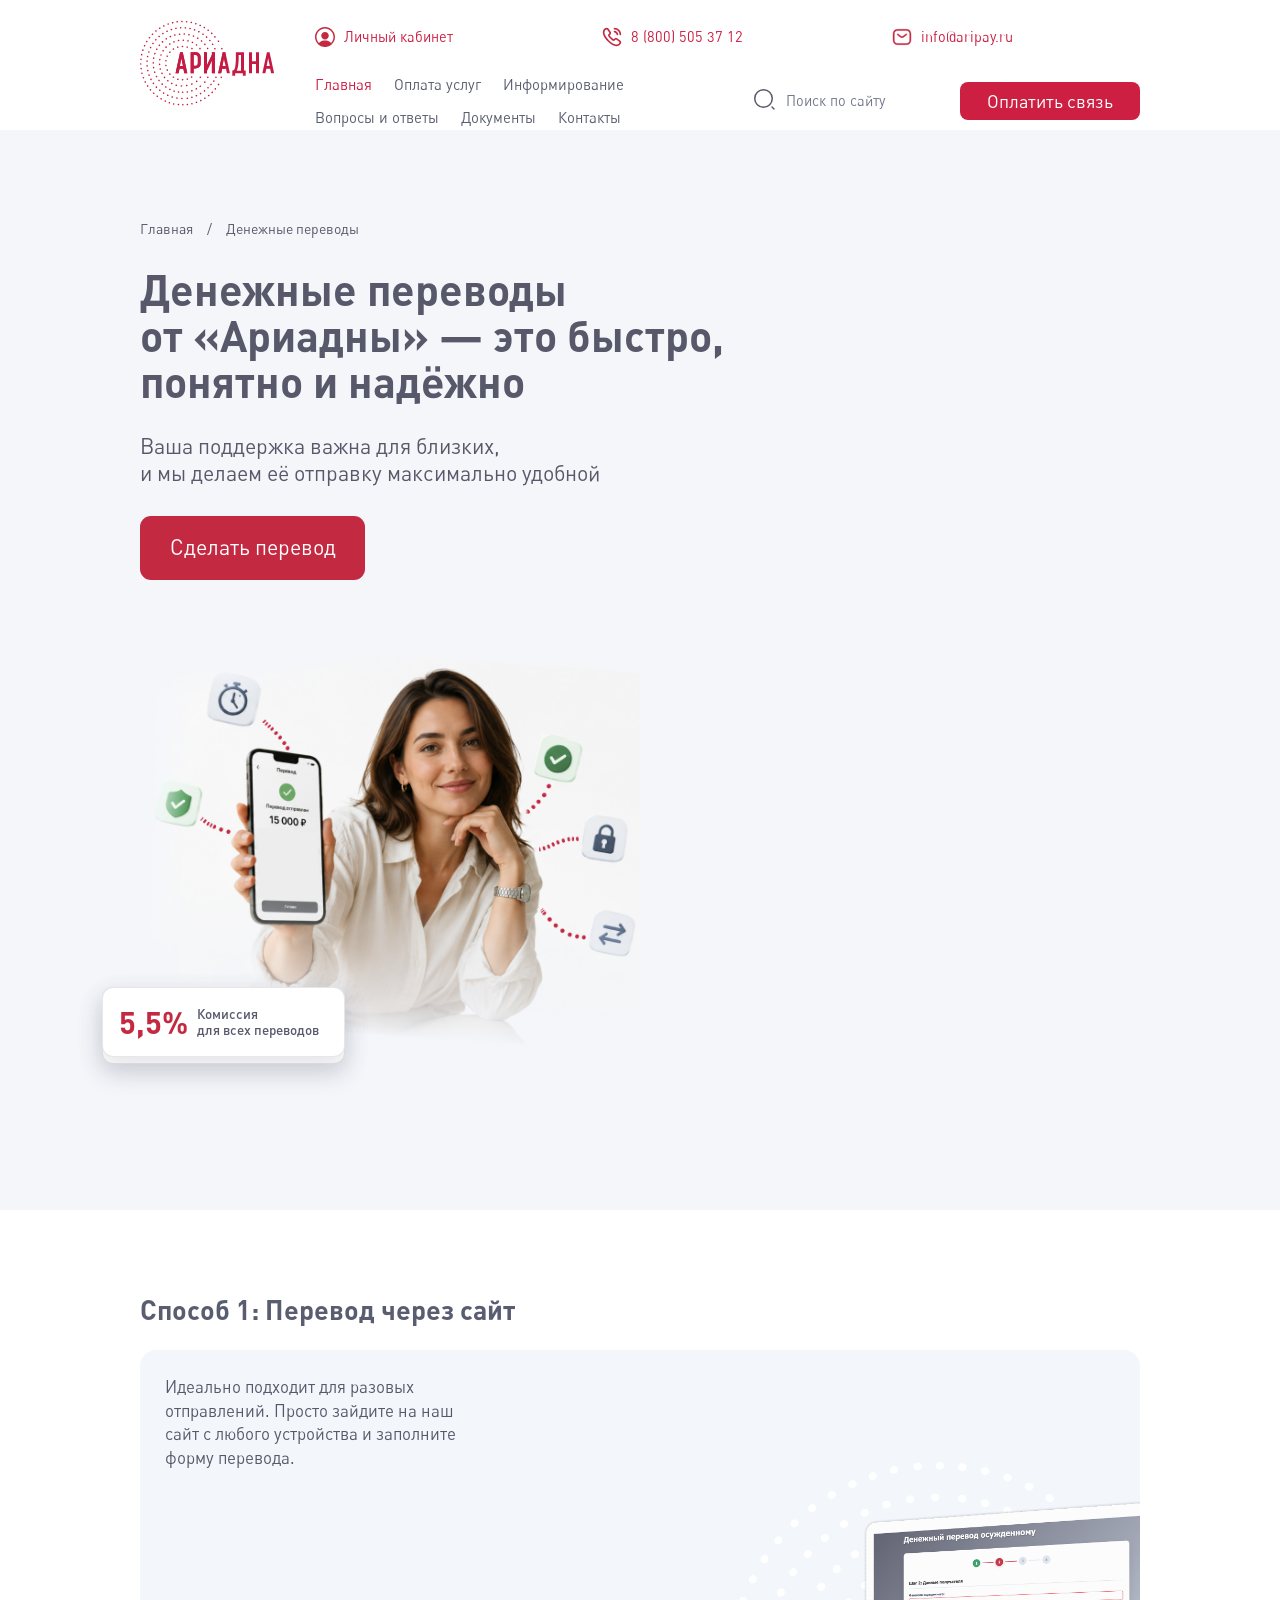
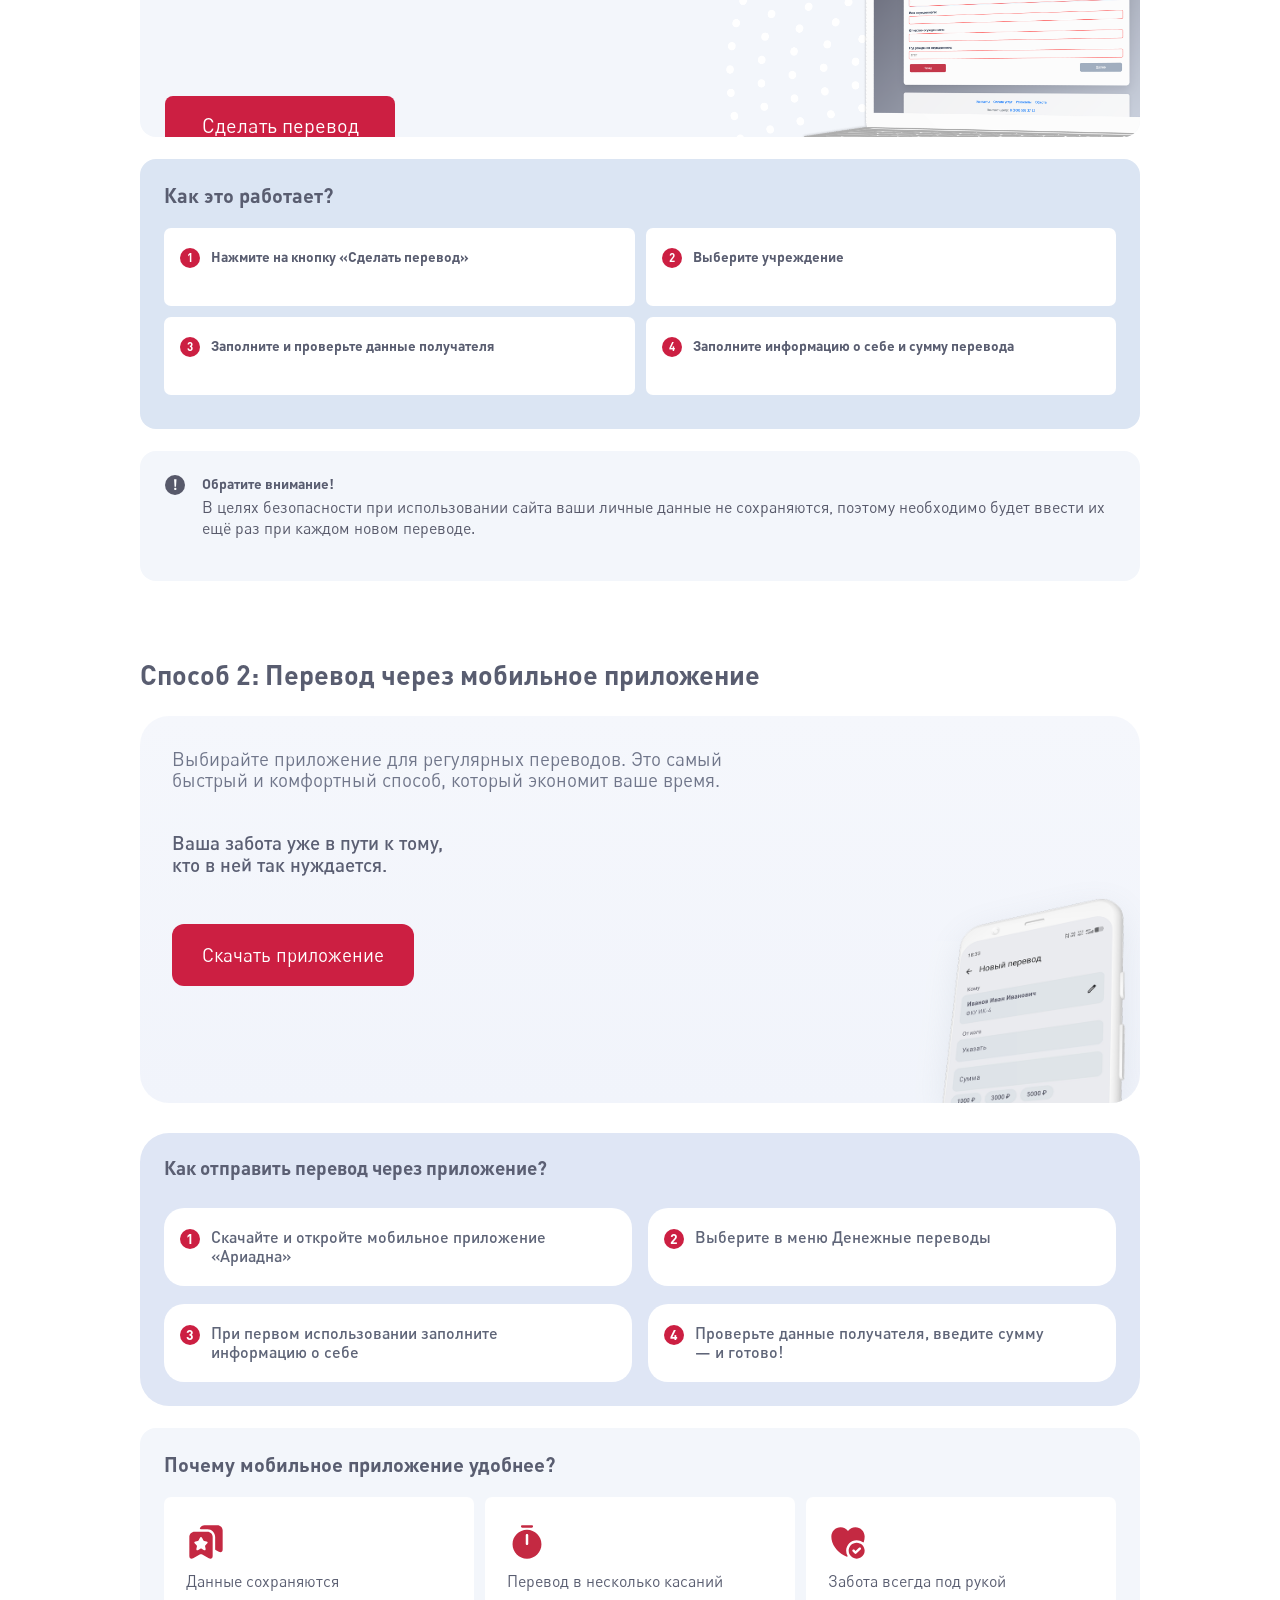
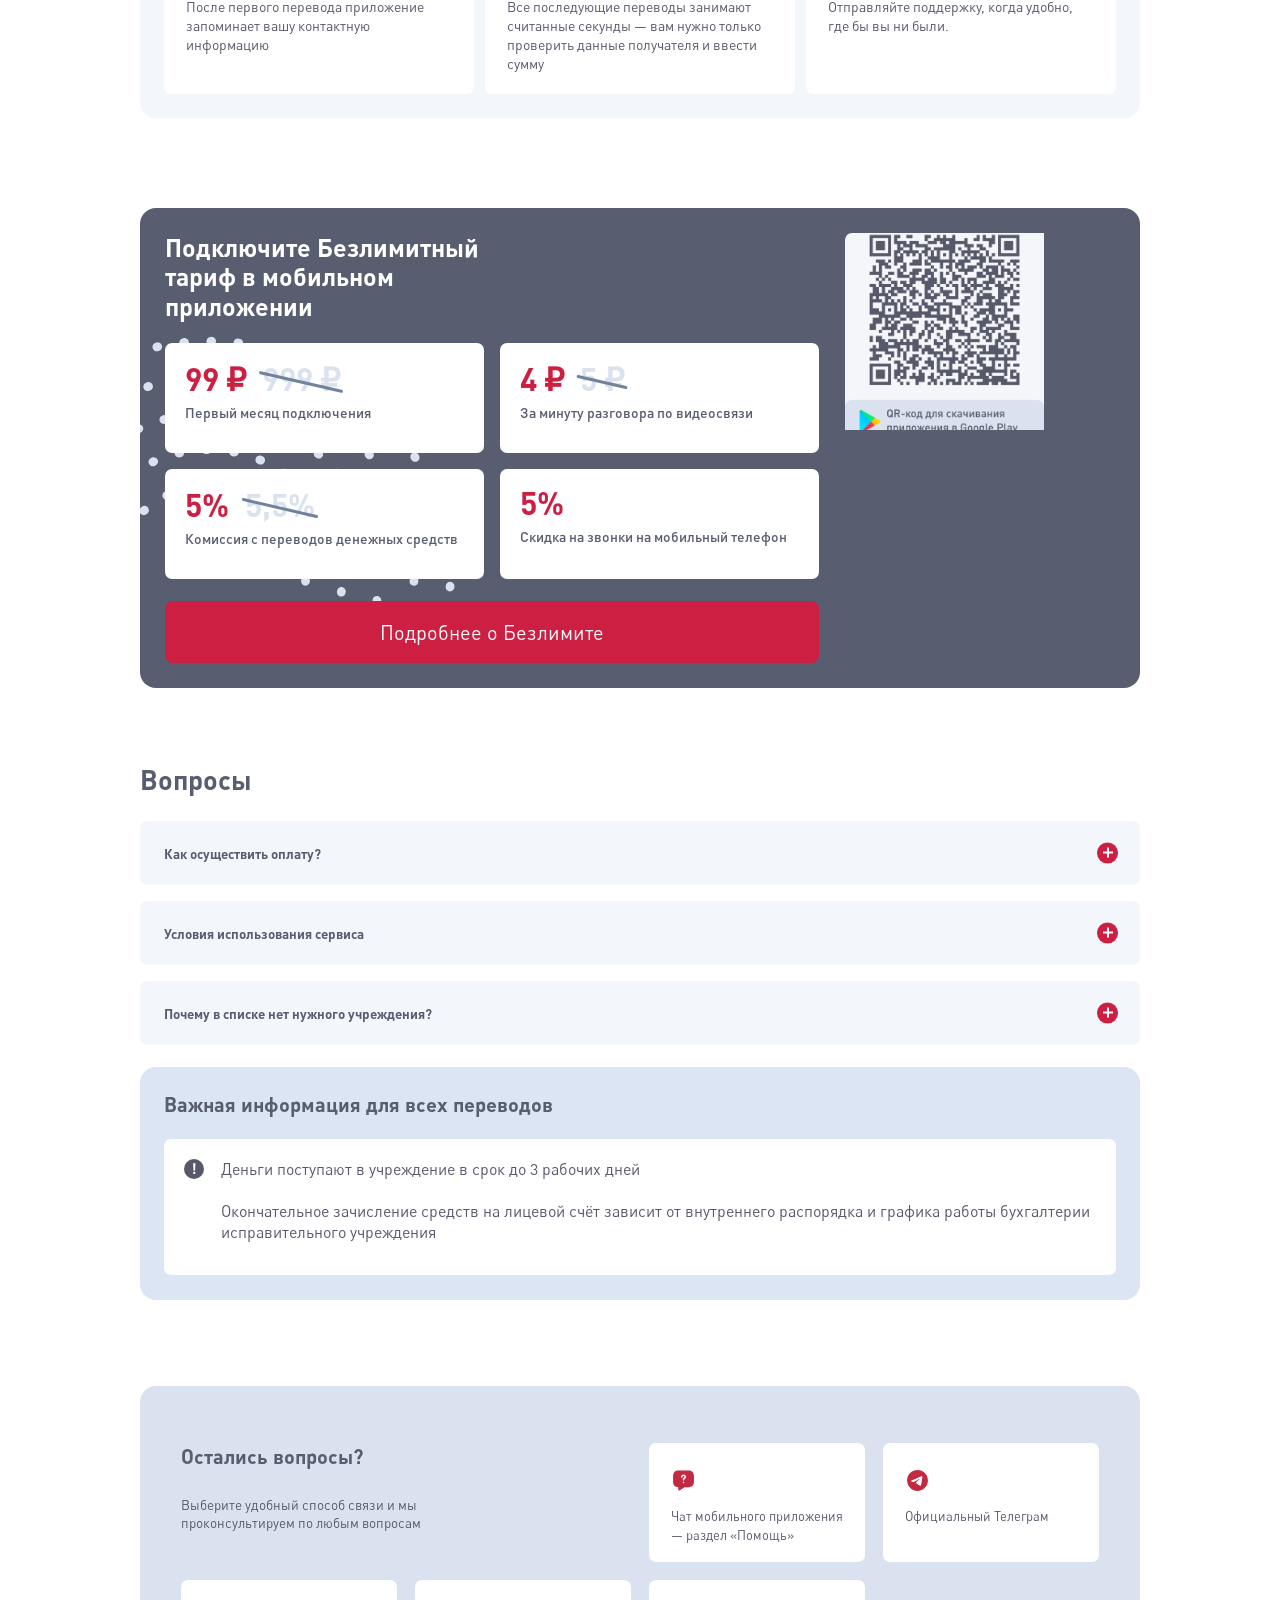
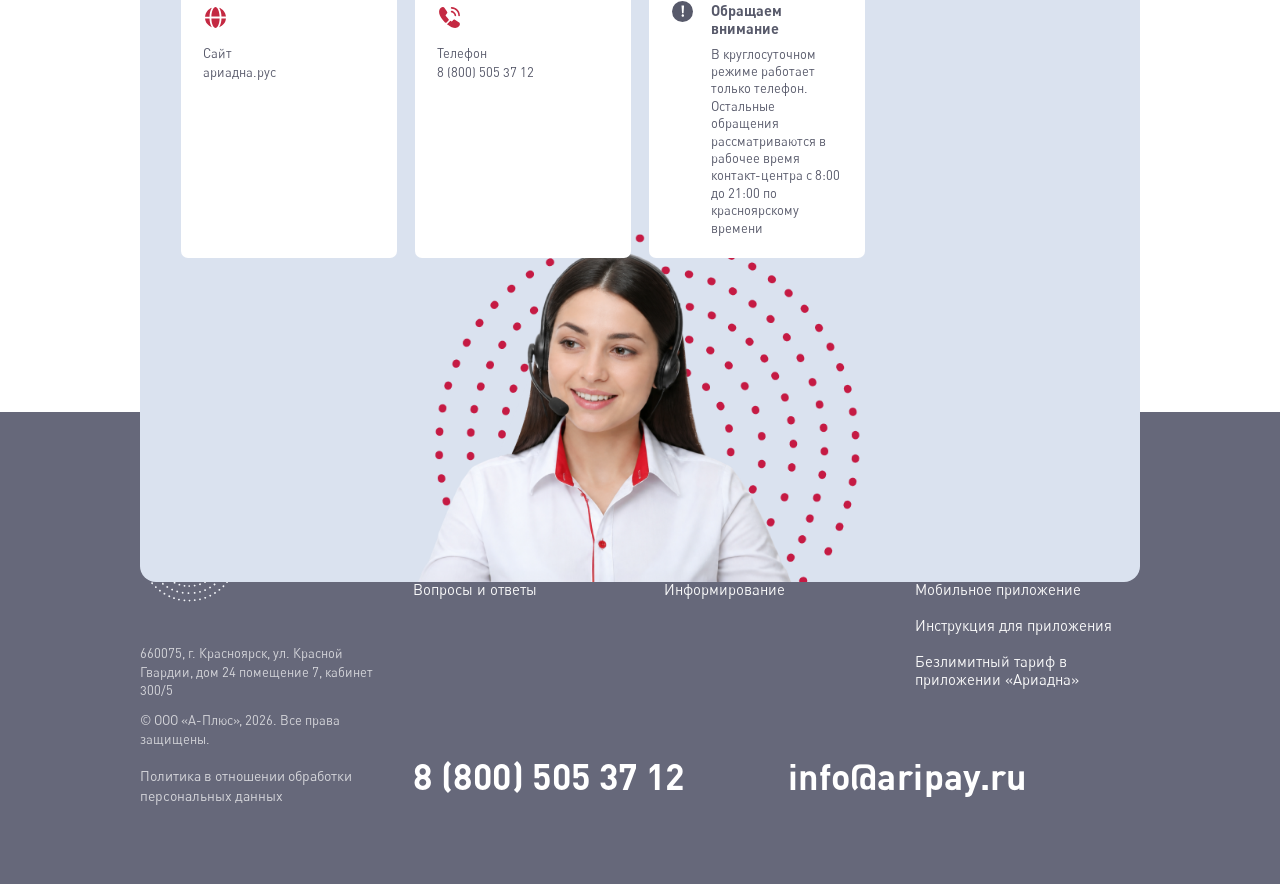
<file: index.html>
<!doctype html>
<html lang="ru">
  <head>
    <meta charset="UTF-8" />
    <meta name="viewport" content="width=device-width, initial-scale=1.0" />
    <title>Денежные переводы — Ариадна</title>
    <link rel="stylesheet" href="./styles.css?v=mobile-menu-2" />
  </head>
  <body class="transfer-body">
    <header class="site-header">
      <div class="site-header__inner">
        <a class="logo-link" href="./main.html" aria-label="Ариадна, главная">
          <img src="./icon/logo.svg" width="180" height="117" alt="Ариадна" />
        </a>

        <div class="header-content">
          <div class="header-top" aria-label="Контакты">
            <a class="top-link" href="#">
              <img src="./icon/Group.svg" width="20" height="20" alt="" />
              <span>Личный кабинет</span>
            </a>
            <a class="top-link" href="tel:88005053712">
              <img src="./icon/Group-1.svg" width="20" height="20" alt="" />
              <span>8 (800) 505 37 12</span>
            </a>
            <a class="top-link" href="mailto:info@aripay.ru">
              <img src="./icon/mail.svg" width="20" height="20" alt="" />
              <span>info@aripay.ru</span>
            </a>
          </div>

          <div class="header-bottom">
            <nav class="main-nav" aria-label="Основная навигация">
              <a class="is-active" href="./main.html">Главная</a>
              <a href="./payment.html">Оплата услуг</a>
              <a href="./news.html">Информирование</a>
              <a href="./faq.html">Вопросы и ответы</a>
              <a href="./docs.html">Документы</a>
              <a href="./contacts.html">Контакты</a>
            </nav>
            <div class="header-actions">
              <form class="header-search" role="search">
                <label class="sr-only" for="header-search">Поиск по сайту</label>
                <img src="./icon/Label.svg" width="24" height="24" alt="" />
                <input id="header-search" name="q" type="search" placeholder="Поиск по сайту" />
              </form>
              <a class="pay-button" href="./payment.html">Оплатить связь</a>
            </div>
          </div>
        </div>

        <button class="mobile-menu-button" type="button" aria-label="Открыть меню">
          <span></span>
          <span></span>
          <span></span>
        </button>
      </div>
    </header>

    <main>
      <section class="transfer-hero">
        <div class="page-container transfer-hero__grid">
          <div class="transfer-hero__copy">
            <nav class="breadcrumbs" aria-label="Хлебные крошки">
              <a href="./main.html">Главная</a>
              <span>/</span>
              <span>Денежные переводы</span>
            </nav>
            <h1>
  Денежные переводы<br />
  от «Ариадны» — это быстро,<br />
  понятно и надёжно
</h1>
            <p>Ваша поддержка важна для близких,<br />и мы делаем её отправку максимально удобной</p>
            <a class="btn btn-primary" href="./payment.html">Сделать перевод</a>
          </div>

          <div class="transfer-hero__media" aria-hidden="true">
            <img src="./assets/payment-hero.png" width="728" height="700" alt="" />
            <div class="commission-card commission-card--left">
              <strong>5%</strong>
              <span>Комиссия для <br> пользователей <b>Безлимита</b></span>
            </div>
            <div class="commission-card commission-card--right">
              <strong>5,5%</strong> 
              <span>Комиссия <br>для всех переводов</span>
            </div>
          </div>
        </div>
      </section>

      <section class="transfer-content page-container" aria-label="Способы перевода">
        <div class="transfer-method">
          <h2>Способ 1: Перевод через сайт</h2>
          <div class="transfer-method__grid">
            <article class="transfer-card transfer-card--site">
              <div class="transfer-card__copy">
                <p>Идеально подходит для разовых отправлений. Просто зайдите на наш сайт с любого устройства и заполните форму перевода.</p>
                <a class="btn btn-primary" href="./payment.html">Сделать перевод</a>
              </div>
              <img src="./assets/laptop.png" width="996" height="662" alt="Форма денежного перевода на сайте Ариадна" />
            </article>

            <div class="transfer-side">
              <article class="process-panel">
                <h3>Как это работает?</h3>
                <ol class="process-grid">
                  <li><span>1</span>Нажмите на кнопку «Сделать перевод»</li>
                  <li><span>2</span>Выберите учреждение</li>
                  <li><span>3</span>Заполните и проверьте данные получателя</li>
                  <li><span>4</span>Заполните информацию о себе и сумму перевода</li>
                </ol>
              </article>

              <aside class="notice-card">
                <img src="./icon/mark.svg" width="24" height="24" alt="" />
                <div>
                  <h3>Обратите внимание!</h3>
                  <p>В целях безопасности при использовании сайта ваши личные данные не сохраняются, поэтому необходимо будет ввести их ещё раз при каждом новом переводе.</p>
                </div>
              </aside>
            </div>
          </div>
        </div>

        <div class="transfer-method transfer-method--app">
          <h2>Способ 2: Перевод через мобильное приложение</h2>
          <div class="transfer-method__grid transfer-method__grid--app">
            <article class="transfer-card transfer-card--app transfer-card--app-exact">
              <div class="transfer-card__copy transfer-card__copy--app-exact">
                <p>Выбирайте приложение для регулярных переводов. Это самый быстрый и комфортный способ, который экономит ваше время.</p>
                <p class="transfer-card__accent">Ваша забота уже в пути к тому,<br />кто в ней так нуждается.</p>
                <a class="btn btn-primary transfer-card__button-app" href="./app.html">Скачать приложение</a>
              </div>
              <img src="./assets/mokker.png" width="468" height="595" alt="Экран нового перевода в приложении Ариадна" />
            </article>

            <article class="process-panel process-panel--app-exact">
              <h3>Как отправить перевод через приложение?</h3>
              <ol class="process-grid process-grid--app-exact">
                <li>
                  <span>1</span>
                  <div>Скачайте и откройте мобильное приложение «Ариадна»</div>
                </li>
                <li>
                  <span>2</span>
                  <div>Выберите в меню Денежные переводы</div>
                </li>
                <li>
                  <span>3</span>
                  <div>При первом использовании заполните информацию о себе</div>
                </li>
                <li>
                  <span>4</span>
                  <div>Проверьте данные получателя, введите сумму — и готово!</div>
                </li>
              </ol>
            </article>
          </div>

          <article class="benefits-panel">
            <h3>Почему мобильное приложение удобнее?</h3>
            <div class="benefits-grid">
              <div class="benefit-card">
                <img src="./icon/app3.svg" alt="">
                <h4>Данные сохраняются</h4>
                <p>После первого перевода приложение запоминает вашу контактную информацию</p>
              </div>
              <div class="benefit-card">
                <img src="./icon/app1.svg" alt="">
                <h4>Перевод в несколько касаний</h4>
                <p>Все последующие переводы занимают считанные секунды — вам нужно только проверить данные получателя и ввести сумму</p>
              </div>
              <div class="benefit-card">
                <img src="./icon/app2.svg" alt="">
                <h4>Забота всегда под рукой</h4>
                <p>Отправляйте поддержку, когда удобно, где бы вы ни были.</p>
              </div>
            </div>
          </article>
        </div>
      </section>

      <section class="unlimited-section page-container" aria-label="Безлимитный тариф">
        <div class="unlimited-panel">
          <h2 class="unlimited-panel__title">
            <span>Подключите Безлимитный тариф в мобильном приложении</span>

          </h2>
          <div class="unlimited-offers" aria-label="Преимущества тарифа">
            <article class="offer-card">
              <strong>99 ₽</strong>
              <del>999 ₽</del>
              <span>Первый месяц подключения</span>
            </article>
            <article class="offer-card">
              <strong>4 ₽</strong>
              <del>5 ₽</del>
              <span>За минуту разговора по видеосвязи</span>
            </article>
            <article class="offer-card">
              <strong>5%</strong>
              <del>5,5%</del>
              <span>Комиссия с переводов денежных средств</span>
            </article>
            <article class="offer-card">
              <strong>5%</strong>
              <span>Скидка на звонки на мобильный телефон</span>
            </article>
          </div>
          <a class="btn btn-primary unlimited-panel__button" href="./unlimited.html">Подробнее о Безлимите</a>
          <aside class="unlimited-qr">
            <img src="./icon/qr-main.png" width="302" height="298" alt="QR-код для скачивания приложения Ариадна" />

          </aside>
        </div>
      </section>

      <section class="faq-section page-container" id="transfer-faq">
        <h2>Вопросы</h2>
        <div class="faq-grid">
          <div class="faq-list" aria-label="Популярные вопросы">
            <details>
              <summary>Как осуществить оплату?</summary>
              <p>Выберите способ перевода, заполните данные получателя и подтвердите оплату.</p>
            </details>
            <details>
              <summary>Условия использования сервиса</summary>
              <p>Сервис доступен для переводов в учреждения, подключенные к системе «Ариадна».</p>
            </details>
            <details>
              <summary>Почему в списке нет нужного учреждения?</summary>
              <p>Учреждение может быть временно недоступно. Проверьте список позже или обратитесь в поддержку.</p>
            </details>
          </div>

          <aside class="transfer-info-panel">
            <h3>Важная информация для всех переводов</h3>
            <div class="info-row">
              <img src="./icon/mark.svg" width="24" height="24" alt="" />
              <p>Деньги поступают в учреждение в срок до 3 рабочих дней <br> <br> Окончательное зачисление средств на лицевой счёт зависит от внутреннего распорядка и графика работы бухгалтерии исправительного учреждения</p>
              <p></p>
            </div>
          </aside>
        </div>
      </section>

      <section class="questions-section page-container">
        <div class="questions-panel">
          <div class="questions-copy">
            <h2>Остались вопросы?</h2>
            <p>Выберите удобный способ связи и мы проконсультируем по любым вопросам</p>
          </div>
          <a class="contact-card contact-card-chat" href="#">
            <img src="./icon/icon-contact-2.svg" width="40" height="40" alt="" />
            <h3>Чат мобильного приложения</h3>
            <p>— раздел «Помощь»</p>
          </a>
          <a class="contact-card contact-card-telegram" href="#">
            <img src="./icon/icon-contact-3.svg" width="40" height="40" alt="" />
            <h3>Официальный Телеграм</h3>
          </a>
          <img class="operator-image" src="./assets/woman.png" width="575" height="450" alt="Оператор службы поддержки Ариадна" />
          <a class="contact-card contact-card-site" href="#">
            <img src="./icon/icon-contact.svg" width="40" height="40" alt="" />
            <h3>Сайт</h3>
            <p>ариадна.рус</p>
          </a>
          <a class="contact-card contact-card-phone" href="tel:88005053712">
            <img src="./icon/icon-contact-1.svg" width="40" height="40" alt="" />
            <h3>Телефон</h3>
            <p>8 (800) 505 37 12</p>
          </a>
          <aside class="attention-card">
            <img src="./icon/mark.svg" width="24" height="24" alt="" />
            <div>
              <h3>Обращаем внимание</h3>
              <p>В круглосуточном режиме работает только телефон. Остальные обращения рассматриваются в рабочее время контакт-центра с 8:00 до 21:00 по красноярскому времени</p>
            </div>
          </aside>
        </div>
      </section>
    </main>

    <footer class="site-footer">
      <div class="footer-inner">
        <div class="footer-brand">
          <a class="footer-logo" href="./main.html" aria-label="Ариадна, главная">
            <img src="./icon/logo-white.svg" width="186" height="108" alt="Ариадна" />
          </a>
          <p>660075, г. Красноярск, ул. Красной Гвардии, дом 24 помещение 7, кабинет 300/5</p>
          <p>© ООО «А-Плюс», 2026. Все права защищены.</p>
          <a class="privacy-link" href="#">Политика в отношении обработки персональных данных</a>
        </div>
        <nav class="footer-nav footer-nav-primary" aria-label="Основные разделы">
          <a href="./main.html">Главная</a>
          <a href="./payment.html">Оплата услуг</a>
          <a href="./faq.html">Вопросы и ответы</a>
        </nav>
        <nav class="footer-nav footer-nav-secondary" aria-label="Информация">
          <a href="./docs.html">Документы</a>
          <a href="./contacts.html">Контакты</a>
          <a href="./news.html">Информирование</a>
        </nav>
        <nav class="footer-nav footer-nav-services" aria-label="Услуги">
          <a href="./videomeeting.html">Видеосвидание</a>
          <a href="./index.html">Денежные переводы</a>
          <a href="./app.html">Мобильное приложение</a>
          <a href="./app.html#app-setup">Инструкция для приложения</a>
          <a href="./unlimited.html">Безлимитный тариф в приложении «Ариадна»</a>
        </nav>
        <div class="footer-contact">
          <a class="footer-phone" href="tel:88005053712">8 (800) 505 37 12</a>
          <a class="footer-mail" href="mailto:info@aripay.ru">info@aripay.ru</a>
        </div>
      </div>
    </footer>

    <script src="./script.js?v=mobile-menu-2"></script>
  </body>
</html>
</file>
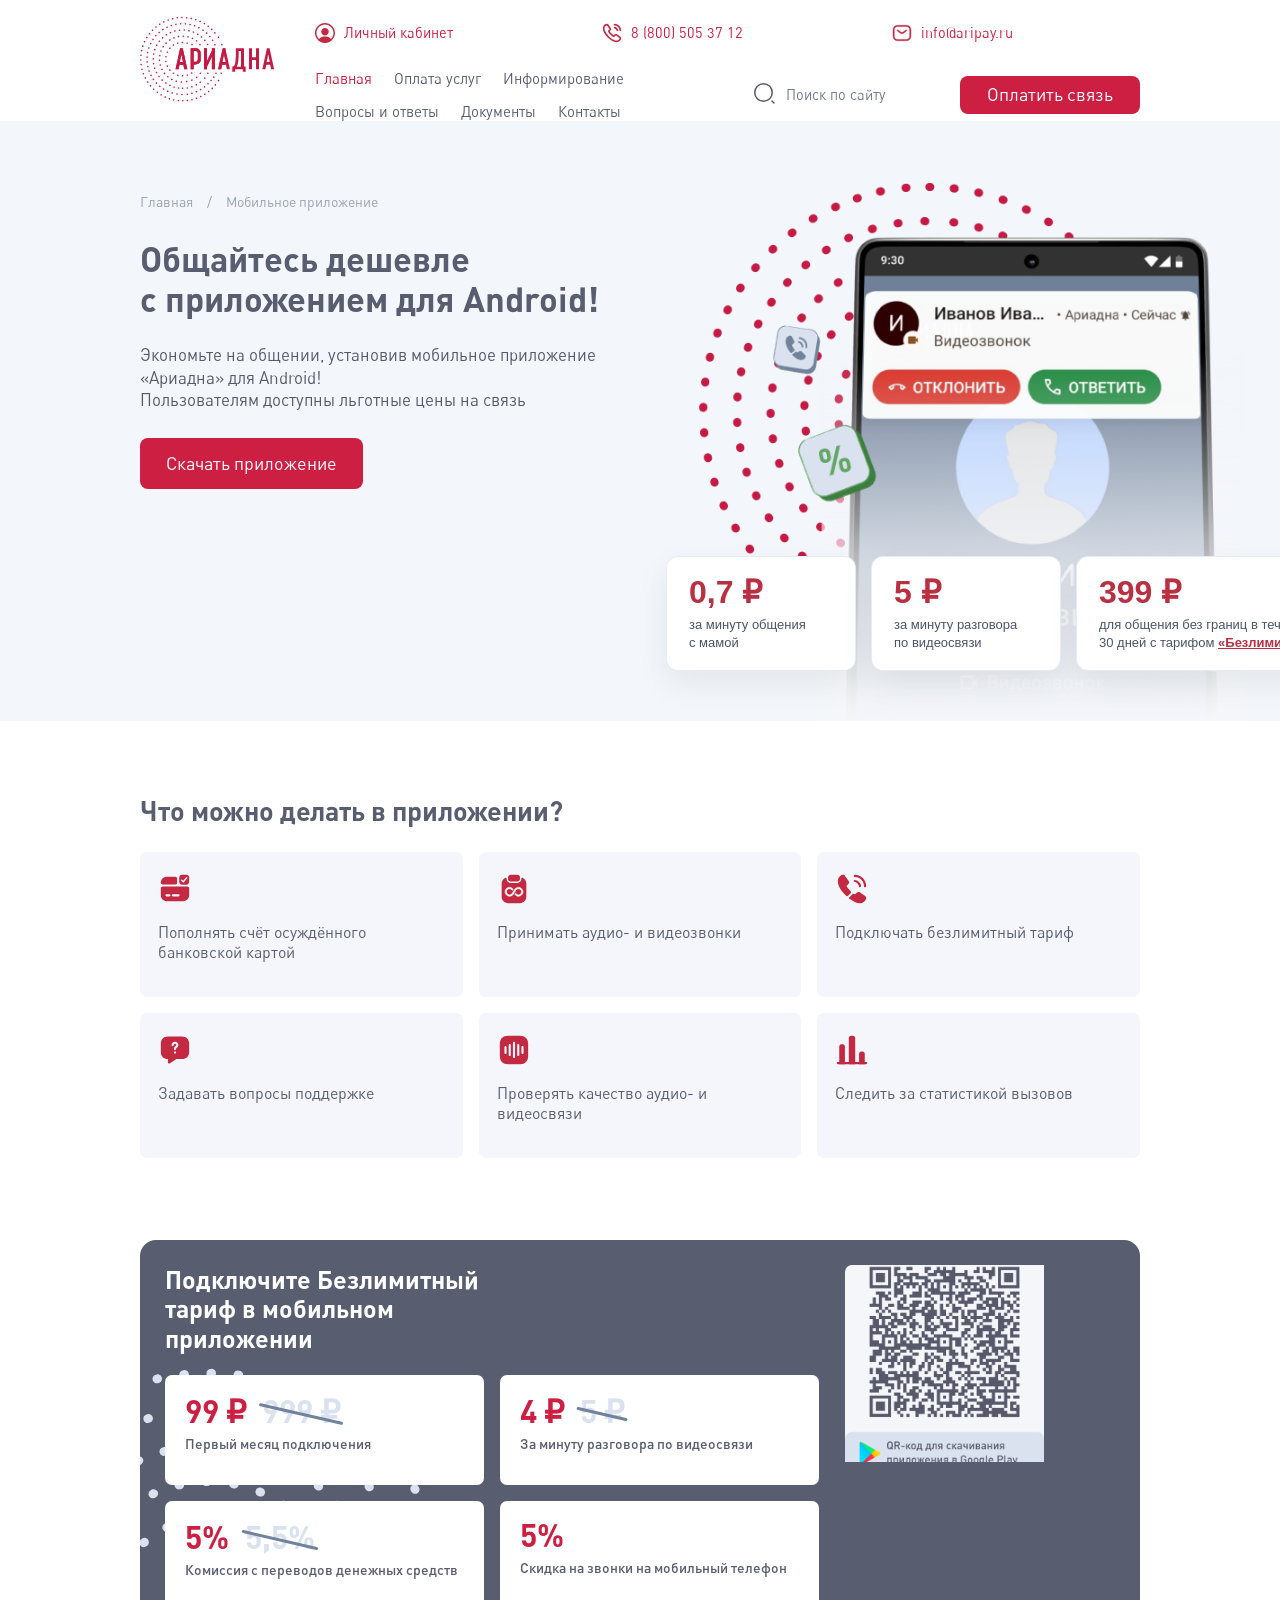
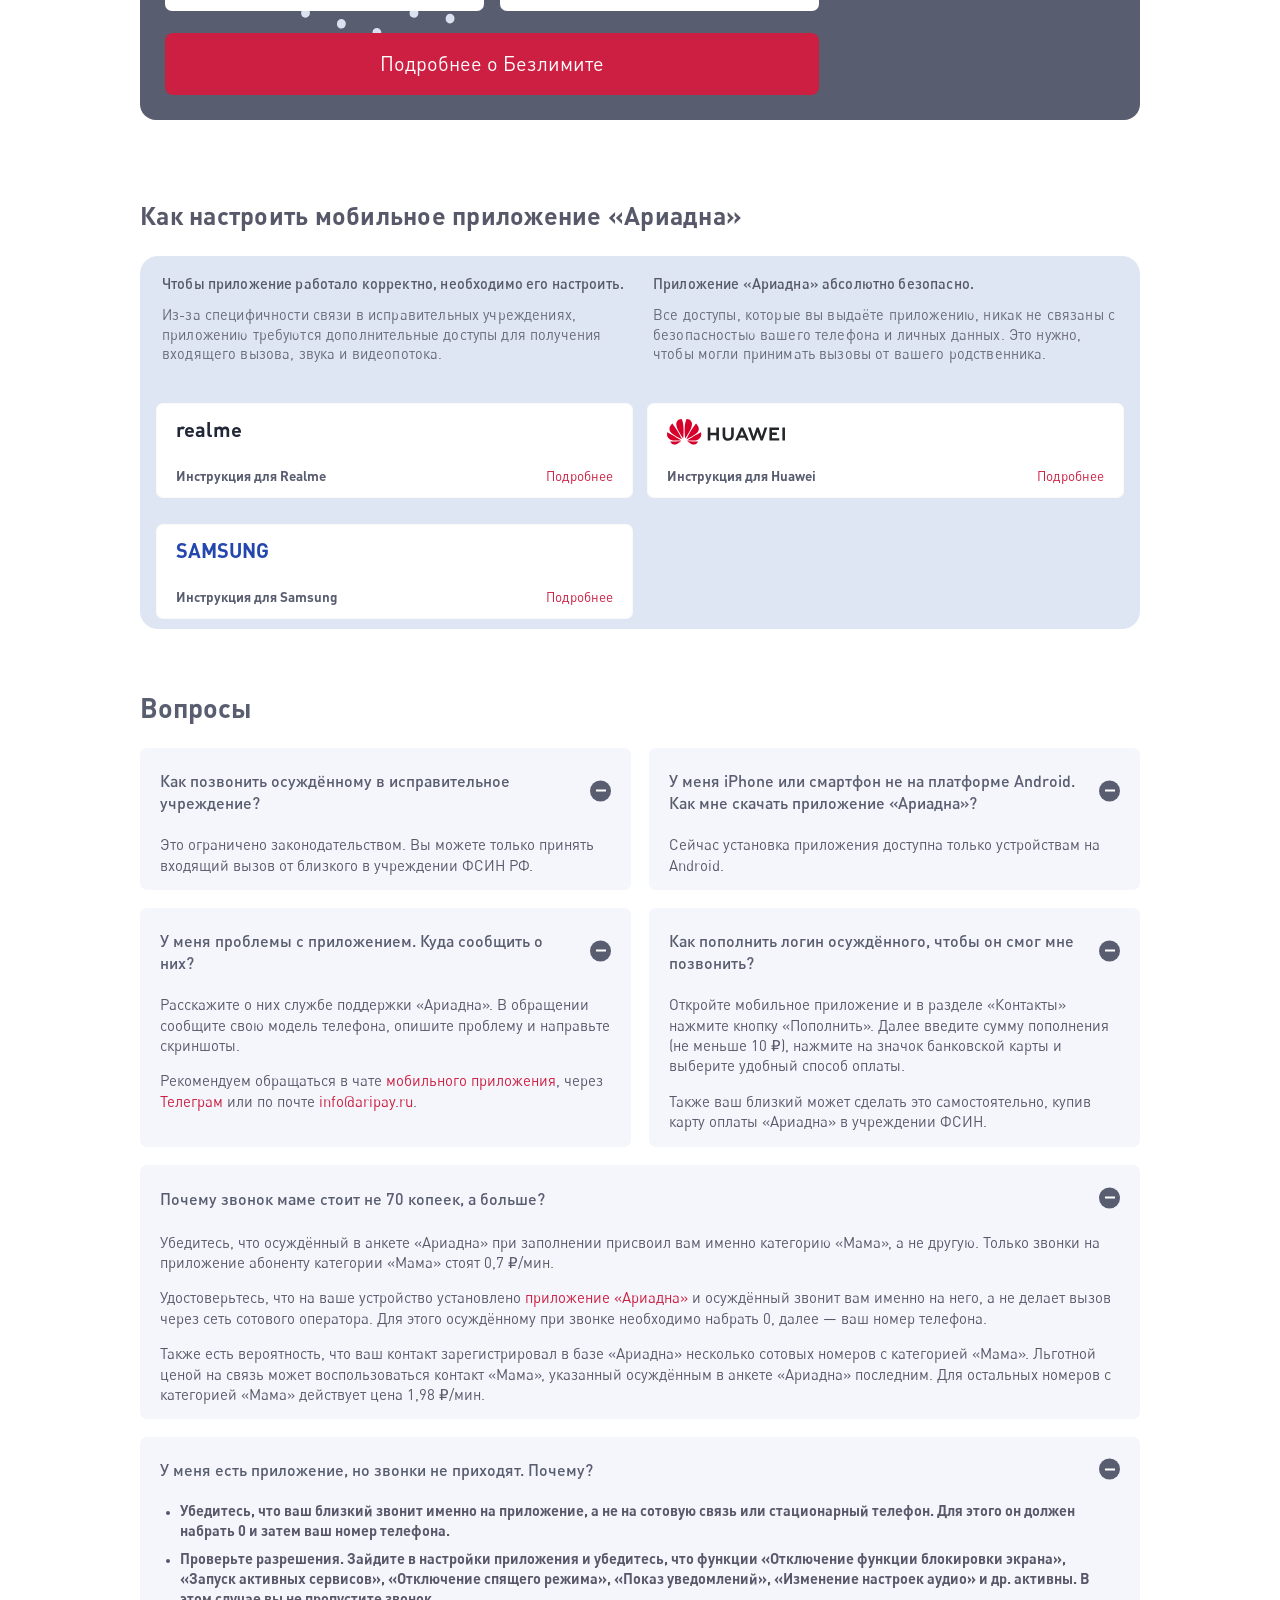
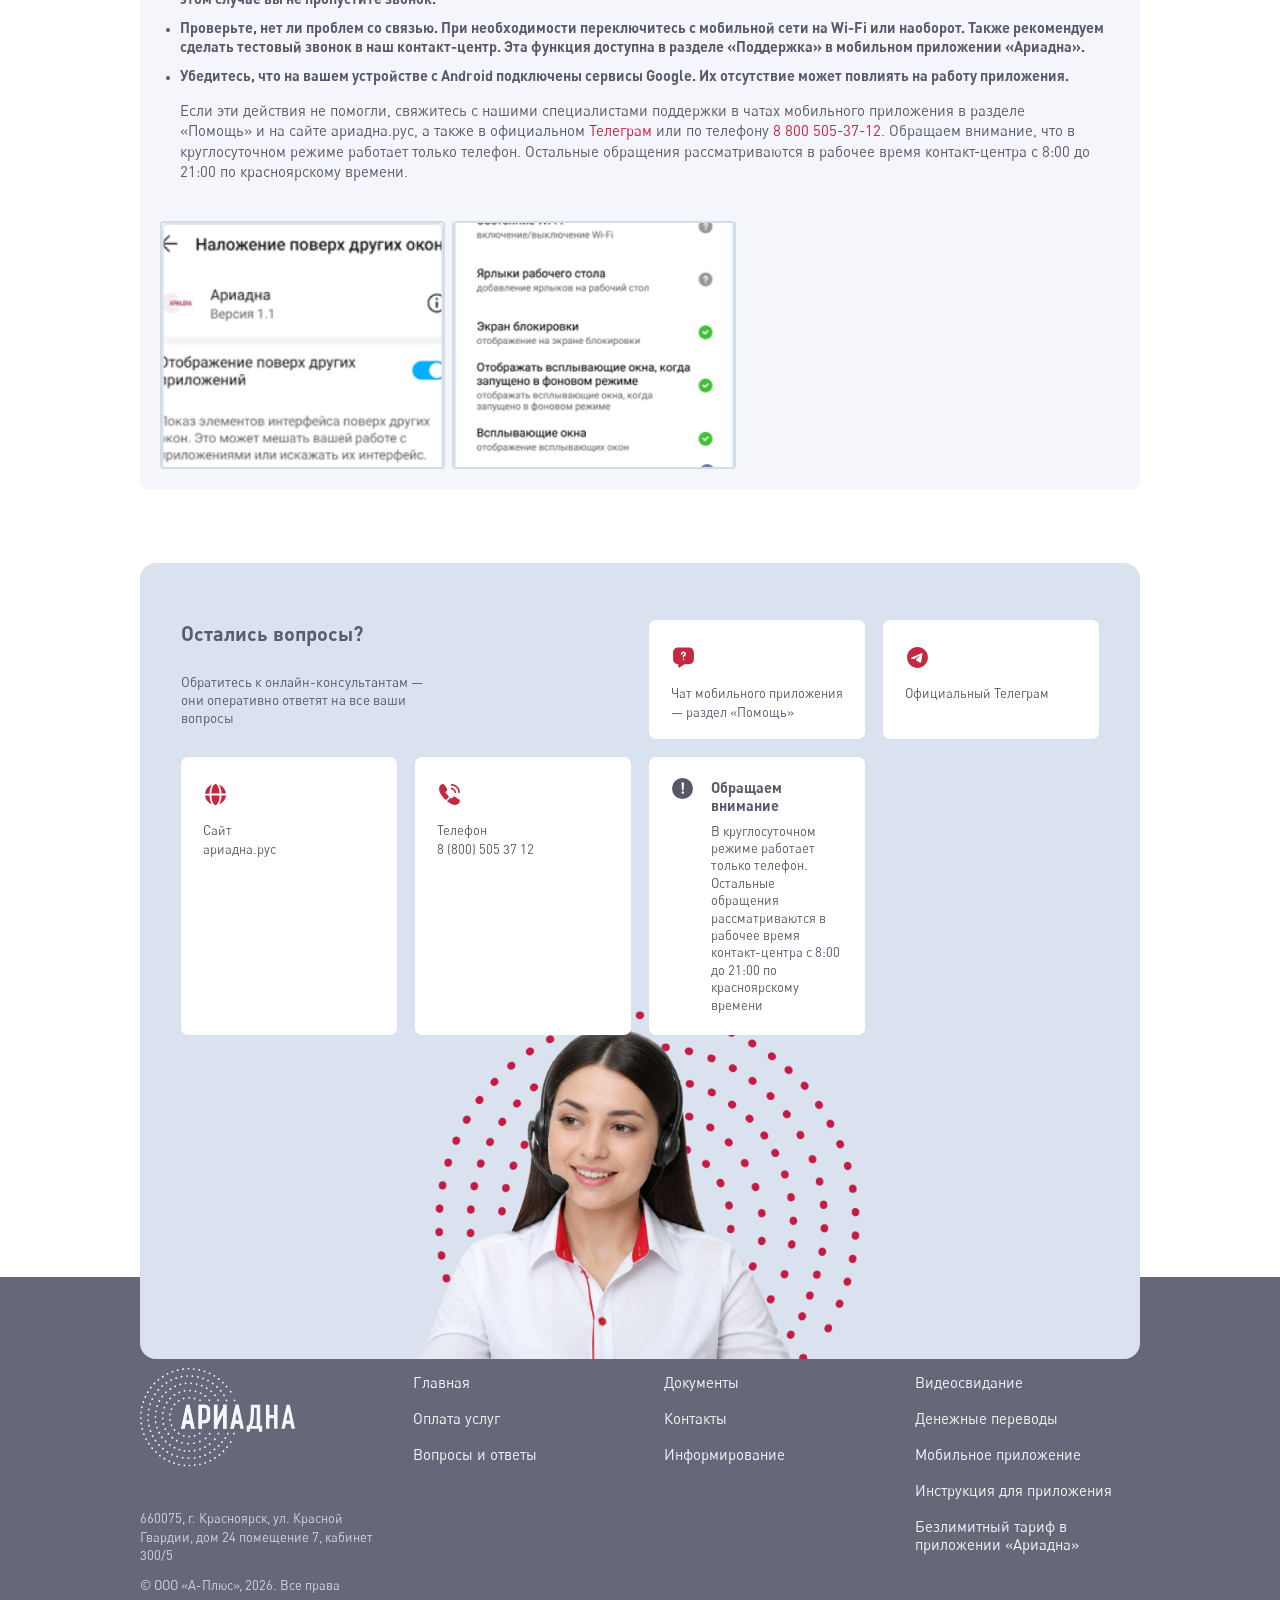
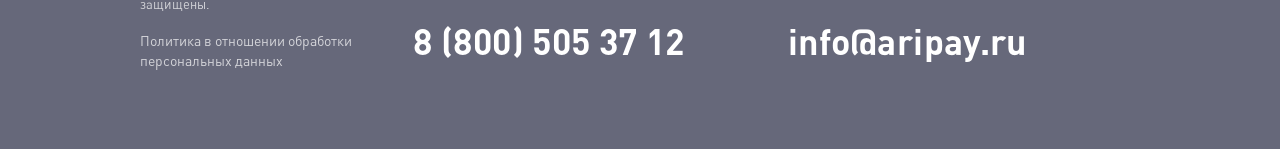
<file: app.html>
<!doctype html>
<html lang="ru">
  <head>
    <meta charset="UTF-8" />
    <meta name="viewport" content="width=device-width, initial-scale=1.0" />
    <title>Мобильное приложение — Ариадна</title>
    <link rel="stylesheet" href="./styles.css?v=mobile-menu-2" />
  </head>
  <body class="app-body">
    <header class="site-header">
      <div class="site-header__inner">
        <a class="logo-link" href="./main.html" aria-label="Ариадна, главная">
          <img src="./icon/logo.svg" width="180" height="117" alt="Ариадна" />
        </a>

        <div class="header-content">
          <div class="header-top" aria-label="Контакты">
            <a class="top-link" href="#">
              <img src="./icon/Group.svg" width="20" height="20" alt="" />
              <span>Личный кабинет</span>
            </a>
            <a class="top-link" href="tel:88005053712">
              <img src="./icon/Group-1.svg" width="20" height="20" alt="" />
              <span>8 (800) 505 37 12</span>
            </a>
            <a class="top-link" href="mailto:info@aripay.ru">
              <img src="./icon/mail.svg" width="20" height="20" alt="" />
              <span>info@aripay.ru</span>
            </a>
          </div>

          <div class="header-bottom">
            <nav class="main-nav" aria-label="Основная навигация">
              <a class="is-active" href="./main.html">Главная</a>
              <a href="./payment.html">Оплата услуг</a>
              <a href="./news.html">Информирование</a>
              <a href="./faq.html">Вопросы и ответы</a>
              <a href="./docs.html">Документы</a>
              <a href="./contacts.html">Контакты</a>
            </nav>
            <div class="header-actions">
              <form class="header-search" role="search">
                <label class="sr-only" for="header-search">Поиск по сайту</label>
                <img src="./icon/Label.svg" width="24" height="24" alt="" />
                <input id="header-search" name="q" type="search" placeholder="Поиск по сайту" />
              </form>
              <a class="pay-button" href="./payment.html">Оплатить связь</a>
            </div>
          </div>
        </div>

        <a class="mobile-header-phone" href="tel:88005053712" aria-label="Позвонить 8 (800) 505 37 12">8 (800) 505 37 12</a>
      </div>
    </header>

    <main>
<section class="app-hero">
  <div class="page-container app-hero__grid">
    <div class="app-hero__copy">
      <nav class="breadcrumbs" aria-label="Хлебные крошки">
        <a href="./main.html">Главная</a>
        <span>/</span>
        <span>Мобильное приложение</span>
      </nav>
      <h1>Общайтесь дешевле<br />с приложением для Android!</h1>
      <p>Экономьте на общении, установив мобильное приложение «Ариадна» для Android!<br />Пользователям доступны льготные цены на связь</p>
      <a class="btn btn-primary app" href="#">Скачать приложение</a>
    </div>

    <div class="app-hero__media" aria-hidden="true">
      <img src="./assets/app-hero.png" width="728" height="700" alt="" />
      
      <div class="app-price-card app-price-card--first">
        <strong>0,7 ₽</strong>
        <span>за минуту общения<br />с мамой</span>
      </div>
      
      <div class="app-price-card app-price-card--second">
        <strong>5 ₽</strong>
        <span>за минуту разговора<br />по видеосвязи</span>
      </div>
      
      <div class="app-price-card app-price-card--third">
        <strong>399 ₽</strong>
        <span>для общения без границ в течение<br />30 дней с тарифом <a href="./unlimited.html">«Безлимит»</a></span>
      </div>
    </div>
  </div>
</section>

      <section class="app-features page-container" aria-labelledby="app-features-title">
        <h2 id="app-features-title">Что можно делать в приложении?</h2>
        <div class="app-feature-grid">
          <article class="app-feature-card">
            <span class="app-feature-icon" aria-hidden="true">
              <img src="./icon/app/1.svg" width="40" height="40" alt="" />
            </span>
            <h3>Пополнять счёт осуждённого банковской картой</h3>
          </article>
          <article class="app-feature-card">
            <span class="app-feature-icon" aria-hidden="true">
              <img src="./icon/app/2.svg" width="40" height="40" alt="" />
            </span>
            <h3>Принимать аудио- и видеозвонки</h3>
          </article>
          <article class="app-feature-card">
            <span class="app-feature-icon" aria-hidden="true">
              <img src="./icon/app/3.svg" width="40" height="40" alt="" />
            </span>
            <h3>Подключать безлимитный тариф</h3>
          </article>
          <article class="app-feature-card">
            <span class="app-feature-icon" aria-hidden="true">
              <img src="./icon/app/4.svg" width="40" height="40" alt="" />
            </span>
            <h3>Задавать вопросы поддержке</h3>
          </article>
          <article class="app-feature-card">
            <span class="app-feature-icon" aria-hidden="true">
              <img src="./icon/app/5.svg" width="40" height="40" alt="" />
            </span>
            <h3>Проверять качество аудио- и видеосвязи</h3>
          </article>
          <article class="app-feature-card">
            <span class="app-feature-icon" aria-hidden="true">
              <img src="./icon/app/6.svg" width="40" height="40" alt="" />
            </span>
            <h3>Следить за статистикой вызовов</h3>
          </article>
        </div>
      </section>

      <section class="unlimited-section page-container" aria-label="Безлимитный тариф">
        <div class="unlimited-panel">
          <h2 class="unlimited-panel__title">
            <span>Подключите Безлимитный тариф в мобильном приложении</span>

          </h2>
          <div class="unlimited-offers" aria-label="Преимущества тарифа">
            <article class="offer-card">
              <strong>99 ₽</strong>
              <del>999 ₽</del>
              <span>Первый месяц подключения</span>
            </article>
            <article class="offer-card">
              <strong>4 ₽</strong>
              <del>5 ₽</del>
              <span>За минуту разговора по видеосвязи</span>
            </article>
            <article class="offer-card">
              <strong>5%</strong>
              <del>5,5%</del>
              <span>Комиссия с переводов денежных средств</span>
            </article>
            <article class="offer-card">
              <strong>5%</strong>
              <span>Скидка на звонки на мобильный телефон</span>
            </article>
          </div>
          <a class="btn btn-primary unlimited-panel__button" href="./unlimited.html">Подробнее о Безлимите</a>
          <aside class="unlimited-qr">
            <img src="./icon/qr-main.png" width="302" height="298" alt="QR-код для скачивания приложения Ариадна" />

          </aside>
        </div>
      </section>

<section id="app-setup" class="app-setup page-container" aria-labelledby="app-setup-title">
  <h2 id="app-setup-title">
    Как настроить мобильное приложение «Ариадна»
  </h2>

  <div class="app-setup-panel">
    <div class="app-setup-copy">
      <h3>Чтобы приложение работало корректно, необходимо его настроить.</h3>
      <p>
        Из-за специфичности связи в исправительных учреждениях,
        приложению требуются дополнительные доступы для получения
        входящего вызова, звука и видеопотока.
      </p>
    </div>

    <div class="app-setup-copy">
      <h3>Приложение «Ариадна» абсолютно безопасно.</h3>
      <p>
        Все доступы, которые вы выдаёте приложению, никак не связаны
        с безопасностью вашего телефона и личных данных. Это нужно,
        чтобы могли принимать вызовы от вашего родственника.
      </p>
    </div>

    <a class="brand-card" href="./realme.html">
      <strong class="brand-card__logo brand-card__logo--realme">realme</strong>

      <span>Инструкция для Realme</span>
      <b>Подробнее</b>
    </a>

    <a class="brand-card" href="./huawei.html">
      <strong class="brand-card__logo brand-card__logo--huawei">
        <img src="./icon/huawei.svg" alt="Huawei" />
      </strong>

      <span>Инструкция для Huawei</span>
      <b>Подробнее</b>
    </a>

    <a class="brand-card" href="./samsung.html">
      <strong class="brand-card__logo brand-card__logo--samsung">SAMSUNG</strong>

      <span>Инструкция для Samsung</span>
      <b>Подробнее</b>
    </a>
  </div>
</section>
      <section class="app-faq page-container" aria-labelledby="app-faq-title">
        <h2 id="app-faq-title">Вопросы</h2>
        <div class="app-faq-grid">
          <details open>
            <summary>Как позвонить осуждённому в исправительное учреждение?</summary>
            <p>Это ограничено законодательством. Вы можете только принять входящий вызов от близкого в учреждении ФСИН РФ.</p>
          </details>
          <details open>
            <summary>У меня iPhone или смартфон не на платформе Android. Как мне скачать приложение «Ариадна»?</summary>
            <p>Сейчас установка приложения доступна только устройствам на Android.</p>
          </details>
          <details open>
            <summary>У меня проблемы с приложением. Куда сообщить о них?</summary>
            <p>Расскажите о них службе поддержки «Ариадна». В обращении сообщите свою модель телефона, опишите проблему и направьте скриншоты.</p>
            <p>Рекомендуем обращаться в чате <a href="#">мобильного приложения</a>, через <a href="#">Телеграм</a> или по почте <a href="mailto:info@aripay.ru">info@aripay.ru</a>.</p>
          </details>
          <details class="app-faq-card--tall" open>
            <summary>Как пополнить логин осуждённого, чтобы он смог мне позвонить?</summary>
            <p>Откройте мобильное приложение и в разделе «Контакты» нажмите кнопку «Пополнить». Далее введите сумму пополнения (не меньше 10 ₽), нажмите на значок банковской карты и выберите удобный способ оплаты.</p>
            <p>Также ваш близкий может сделать это самостоятельно, купив карту оплаты «Ариадна» в учреждении ФСИН.</p>
          </details>
          <details class="app-faq-wide app-faq-card--tall" open>
            <summary>Почему звонок маме стоит не 70 копеек, а больше?</summary>
            <p>Убедитесь, что осуждённый в анкете «Ариадна» при заполнении присвоил вам именно категорию «Мама», а не другую. Только звонки на приложение абоненту категории «Мама» стоят 0,7 ₽/мин.</p>
            <p>Удостоверьтесь, что на ваше устройство установлено <a href="#">приложение «Ариадна»</a> и осуждённый звонит вам именно на него, а не делает вызов через сеть сотового оператора. Для этого осуждённому при звонке необходимо набрать 0, далее — ваш номер телефона.</p>
            <p>Также есть вероятность, что ваш контакт зарегистрировал в базе «Ариадна» несколько сотовых номеров с категорией «Мама». Льготной ценой на связь может воспользоваться контакт «Мама», указанный осуждённым в анкете «Ариадна» последним. Для остальных номеров с категорией «Мама» действует цена 1,98 ₽/мин.</p>
          </details>
          <details class="app-faq-full" open>
            <summary>У меня есть приложение, но звонки не приходят. Почему?</summary>
            <div class="app-faq-answer-grid">
              <div>
                <ul>
                  <li>Убедитесь, что ваш близкий звонит именно на приложение, а не на сотовую связь или стационарный телефон. Для этого он должен набрать 0 и затем ваш номер телефона.</li>
                  <li>Проверьте разрешения. Зайдите в настройки приложения и убедитесь, что функции «Отключение функции блокировки экрана», «Запуск активных сервисов», «Отключение спящего режима», «Показ уведомлений», «Изменение настроек аудио» и др. активны. В этом случае вы не пропустите звонок.</li>
                  <li>Проверьте, нет ли проблем со связью. При необходимости переключитесь с мобильной сети на Wi-Fi или наоборот. Также рекомендуем сделать тестовый звонок в наш контакт-центр. Эта функция доступна в разделе «Поддержка» в мобильном приложении «Ариадна».</li>
                  <li>Убедитесь, что на вашем устройстве с Android подключены сервисы Google. Их отсутствие может повлиять на работу приложения.</li>
                </ul>
                <p>Если эти действия не помогли, свяжитесь с нашими специалистами поддержки в чатах мобильного приложения в разделе «Помощь» и на сайте ариадна.рус, а также в официальном <a href="#">Телеграм</a> или по телефону <a href="tel:88005053712">8 800 505-37-12</a>. Обращаем внимание, что в круглосуточном режиме работает только телефон. Остальные обращения рассматриваются в рабочее время контакт-центра с 8:00 до 21:00 по красноярскому времени.</p>
              </div>
              <div class="app-faq-screens">
                <img src="./assets/faq.png" width="270" height="536" alt="Настройки разрешений приложения Ариадна на Android" />
                <img class="app-faq-screen-lower" src="./assets/faq2.png" width="270" height="536" alt="Дополнительные настройки разрешений приложения Ариадна на Android" />
              </div>
            </div>
          </details>
        </div>
      </section>

      <section class="questions-section page-container app-questions">
        <div class="questions-panel">
          <div class="questions-copy">
            <h2>Остались вопросы?</h2>
            <p>Обратитесь к онлайн-консультантам — они оперативно ответят на все ваши вопросы</p>
          </div>

          <a class="contact-card contact-card-chat" href="#">
            <img src="./icon/icon-contact-2.svg" width="40" height="40" alt="" />
            <h3>Чат мобильного приложения</h3>
            <p>— раздел «Помощь»</p>
          </a>
          <a class="contact-card contact-card-telegram" href="#">
            <img src="./icon/icon-contact-3.svg" width="40" height="40" alt="" />
            <h3>Официальный Телеграм</h3>
          </a>
          <img class="operator-image" src="./assets/woman.png" width="575" height="450" alt="Оператор службы поддержки Ариадна" />
          <a class="contact-card contact-card-site" href="#">
            <img src="./icon/icon-contact.svg" width="40" height="40" alt="" />
            <h3>Сайт</h3>
            <p>ариадна.рус</p>
          </a>
          <a class="contact-card contact-card-phone" href="tel:88005053712">
            <img src="./icon/icon-contact-1.svg" width="40" height="40" alt="" />
            <h3>Телефон</h3>
            <p>8 (800) 505 37 12</p>
          </a>
          <aside class="attention-card">
            <img src="./icon/mark.svg" width="24" height="24" alt="" />
            <div>
              <h3>Обращаем внимание</h3>
              <p>В круглосуточном режиме работает только телефон. Остальные обращения рассматриваются в рабочее время контакт-центра с 8:00 до 21:00 по красноярскому времени</p>
            </div>
          </aside>
        </div>
      </section>
    </main>

    <footer class="site-footer">
      <div class="footer-inner">
        <div class="footer-brand">
          <a class="footer-logo" href="./main.html" aria-label="Ариадна, главная">
            <img src="./icon/logo-white.svg" width="186" height="108" alt="Ариадна" />
          </a>
          <p>660075, г. Красноярск, ул. Красной Гвардии, дом 24 помещение 7, кабинет 300/5</p>
          <p>© ООО «А-Плюс», 2026. Все права защищены.</p>
          <a class="privacy-link" href="#">Политика в отношении обработки персональных данных</a>
        </div>
        <nav class="footer-nav footer-nav-primary" aria-label="Основные разделы">
          <a href="./main.html">Главная</a>
          <a href="./payment.html">Оплата услуг</a>
          <a href="./faq.html">Вопросы и ответы</a>
        </nav>
        <nav class="footer-nav footer-nav-secondary" aria-label="Информация">
          <a href="./docs.html">Документы</a>
          <a href="./contacts.html">Контакты</a>
          <a href="./news.html">Информирование</a>
        </nav>
        <nav class="footer-nav footer-nav-services" aria-label="Услуги">
          <a href="./videomeeting.html">Видеосвидание</a>
          <a href="./index.html">Денежные переводы</a>
          <a href="./app.html">Мобильное приложение</a>
          <a href="./app.html#app-setup">Инструкция для приложения</a>
          <a href="./unlimited.html">Безлимитный тариф в приложении «Ариадна»</a>
        </nav>
        <div class="footer-contact">
          <a class="footer-phone" href="tel:88005053712">8 (800) 505 37 12</a>
          <a class="footer-mail" href="mailto:info@aripay.ru">info@aripay.ru</a>
        </div>
      </div>
    </footer>

    <script src="./script.js?v=mobile-menu-2"></script>
  </body>
</html>
</file>
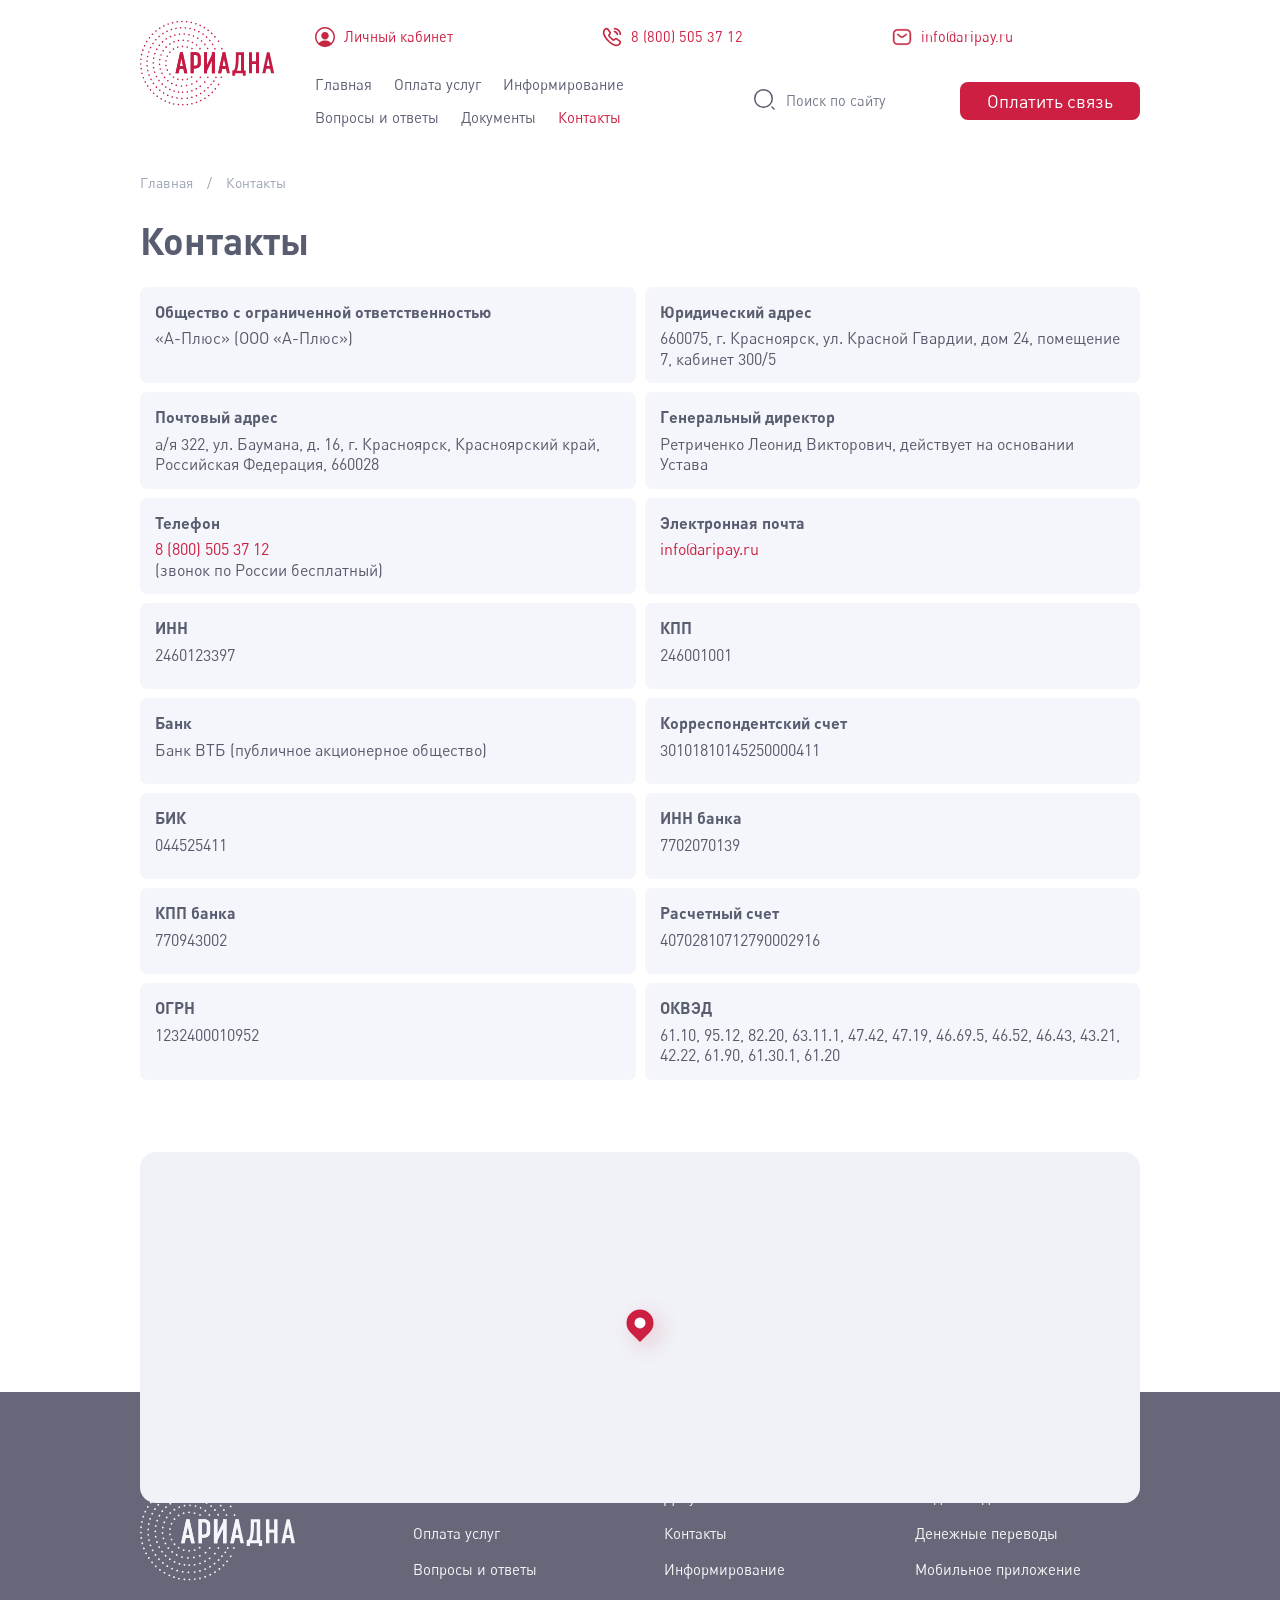
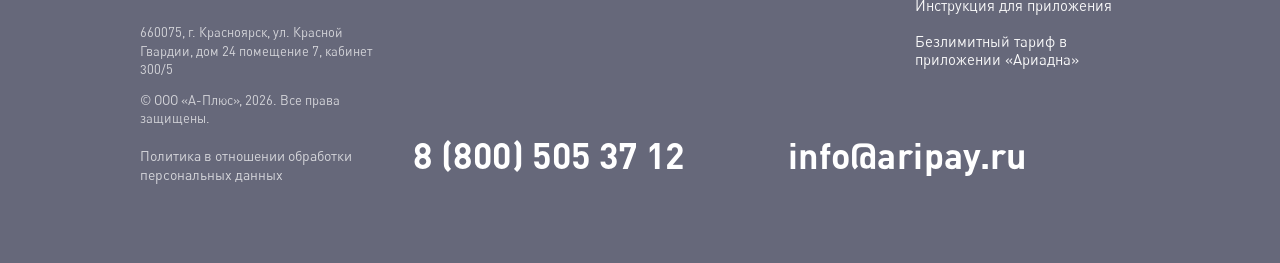
<file: contacts.html>
<!doctype html>
<html lang="ru">
  <head>
    <meta charset="UTF-8" />
    <meta name="viewport" content="width=device-width, initial-scale=1.0" />
    <title>Контакты — Ариадна</title>
    <link rel="stylesheet" href="./styles.css?v=mobile-menu-2" />
  </head>
  <body class="contacts-body">
    <header class="site-header">
      <div class="site-header__inner">
        <a class="logo-link" href="./main.html" aria-label="Ариадна, главная">
          <img src="./icon/logo.svg" width="180" height="117" alt="Ариадна" />
        </a>

        <div class="header-content">
          <div class="header-top" aria-label="Контакты">
            <a class="top-link" href="#">
              <img src="./icon/Group.svg" width="20" height="20" alt="" />
              <span>Личный кабинет</span>
            </a>
            <a class="top-link" href="tel:88005053712">
              <img src="./icon/Group-1.svg" width="20" height="20" alt="" />
              <span>8 (800) 505 37 12</span>
            </a>
            <a class="top-link" href="mailto:info@aripay.ru">
              <img src="./icon/mail.svg" width="20" height="20" alt="" />
              <span>info@aripay.ru</span>
            </a>
          </div>

          <div class="header-bottom">
            <nav class="main-nav" aria-label="Основная навигация">
              <a href="./main.html">Главная</a>
              <a href="./payment.html">Оплата услуг</a>
              <a href="./news.html">Информирование</a>
              <a href="./faq.html">Вопросы и ответы</a>
              <a href="./docs.html">Документы</a>
              <a class="is-active" href="./contacts.html">Контакты</a>
            </nav>
            <div class="header-actions">
              <form class="header-search" role="search">
                <label class="sr-only" for="header-search">Поиск по сайту</label>
                <img src="./icon/Label.svg" width="24" height="24" alt="" />
                <input id="header-search" name="q" type="search" placeholder="Поиск по сайту" />
              </form>
              <a class="pay-button" href="./payment.html">Оплатить связь</a>
            </div>
          </div>
        </div>

        <a class="mobile-header-phone" href="tel:88005053712" aria-label="Позвонить 8 (800) 505 37 12">8 (800) 505 37 12</a>
      </div>
    </header>

    <main class="contacts-page">
      <section class="contacts-details-section">
        <div class="page-container">
          <nav class="breadcrumbs" aria-label="Хлебные крошки">
            <a href="./main.html">Главная</a>
            <span>/</span>
            <span>Контакты</span>
          </nav>

          <h1>Контакты</h1>

          <div class="contacts-details-grid" aria-label="Реквизиты">
            <article class="contacts-detail-card">
              <h2>Общество с ограниченной ответственностью</h2>
              <p>«А-Плюс» (ООО «А-Плюс»)</p>
            </article>
            <article class="contacts-detail-card">
              <h2>Юридический адрес</h2>
              <p>660075, г. Красноярск, ул. Красной Гвардии, дом 24, помещение 7, кабинет 300/5</p>
            </article>
            <article class="contacts-detail-card">
              <h2>Почтовый адрес</h2>
              <p>а/я 322, ул. Баумана, д. 16, г. Красноярск, Красноярский край, Российская Федерация, 660028</p>
            </article>
            <article class="contacts-detail-card">
              <h2>Генеральный директор</h2>
              <p>Ретриченко Леонид Викторович, действует на основании Устава</p>
            </article>
            <article class="contacts-detail-card">
              <h2>Телефон</h2>
              <p><a href="tel:88005053712">8 (800) 505 37 12</a></p>
              <small>(звонок по России бесплатный)</small>
            </article>
            <article class="contacts-detail-card">
              <h2>Электронная почта</h2>
              <p><a href="mailto:info@aripay.ru">info@aripay.ru</a></p>
            </article>
            <article class="contacts-detail-card">
              <h2>ИНН</h2>
              <p>2460123397</p>
            </article>
            <article class="contacts-detail-card">
              <h2>КПП</h2>
              <p>246001001</p>
            </article>
            <article class="contacts-detail-card">
              <h2>Банк</h2>
              <p>Банк ВТБ (публичное акционерное общество)</p>
            </article>
            <article class="contacts-detail-card">
              <h2>Корреспондентский счет</h2>
              <p>30101810145250000411</p>
            </article>
            <article class="contacts-detail-card">
              <h2>БИК</h2>
              <p>044525411</p>
            </article>
            <article class="contacts-detail-card">
              <h2>ИНН банка</h2>
              <p>7702070139</p>
            </article>
            <article class="contacts-detail-card">
              <h2>КПП банка</h2>
              <p>770943002</p>
            </article>
            <article class="contacts-detail-card">
              <h2>Расчетный счет</h2>
              <p>40702810712790002916</p>
            </article>
            <article class="contacts-detail-card">
              <h2>ОГРН</h2>
              <p>1232400010952</p>
            </article>
            <article class="contacts-detail-card">
              <h2>ОКВЭД</h2>
              <p>61.10, 95.12, 82.20, 63.11.1, 47.42, 47.19, 46.69.5, 46.52, 46.43, 43.21, 42.22, 61.90, 61.30.1, 61.20</p>
            </article>
          </div>
        </div>
      </section>

      <section class="contacts-map-section page-container" aria-label="Карта">
        <div class="contacts-map">
          <iframe
            title="Ариадна на карте Яндекса"
            src="https://yandex.ru/map-widget/v1/?ll=95.000000%2C57.000000&z=6"
            loading="lazy"
            referrerpolicy="no-referrer-when-downgrade"
          ></iframe>
          <span class="contacts-map-pin" aria-hidden="true"></span>
        </div>
      </section>
    </main>

    <footer class="site-footer">
      <div class="footer-inner">
        <div class="footer-brand">
          <a class="footer-logo" href="./main.html" aria-label="Ариадна, главная">
            <img src="./icon/logo-white.svg" width="186" height="108" alt="Ариадна" />
          </a>
          <p>660075, г. Красноярск, ул. Красной Гвардии, дом 24 помещение 7, кабинет 300/5</p>
          <p>© ООО «А-Плюс», 2026. Все права защищены.</p>
          <a class="privacy-link" href="#">Политика в отношении обработки персональных данных</a>
        </div>
        <nav class="footer-nav footer-nav-primary" aria-label="Основные разделы">
          <a href="./main.html">Главная</a>
          <a href="./payment.html">Оплата услуг</a>
          <a href="./faq.html">Вопросы и ответы</a>
        </nav>
        <nav class="footer-nav footer-nav-secondary" aria-label="Информация">
          <a href="./docs.html">Документы</a>
          <a href="./contacts.html">Контакты</a>
          <a href="./news.html">Информирование</a>
        </nav>
        <nav class="footer-nav footer-nav-services" aria-label="Услуги">
          <a href="./videomeeting.html">Видеосвидание</a>
          <a href="./index.html">Денежные переводы</a>
          <a href="./app.html">Мобильное приложение</a>
          <a href="./app.html#app-setup">Инструкция для приложения</a>
          <a href="./unlimited.html">Безлимитный тариф в приложении «Ариадна»</a>
        </nav>
        <div class="footer-contact">
          <a class="footer-phone" href="tel:88005053712">8 (800) 505 37 12</a>
          <a class="footer-mail" href="mailto:info@aripay.ru">info@aripay.ru</a>
        </div>
        <nav class="contacts-footer-mobile-nav" aria-label="Разделы сайта">
          <div>
            <a href="./payment.html">Оплата услуг</a>
            <a href="./faq.html">Вопросы и ответы</a>
            <a href="./docs.html">Документы</a>
            <a href="./contacts.html">Контакты</a>
            <a href="./news.html">Информирование</a>
          </div>
          <div>
            <a href="./main.html">Главная</a>
            <a href="./videomeeting.html">Видеосвидание</a>
            <a href="./index.html">Денежные переводы</a>
            <a href="./app.html#app-setup">Инструкция<br />для приложения</a>
            <a href="./unlimited.html">Безлимитный тариф<br />в приложении «Ариадна»</a>
          </div>
        </nav>
      </div>
    </footer>

    <script src="./script.js?v=mobile-menu-2"></script>
  </body>
</html>
</file>
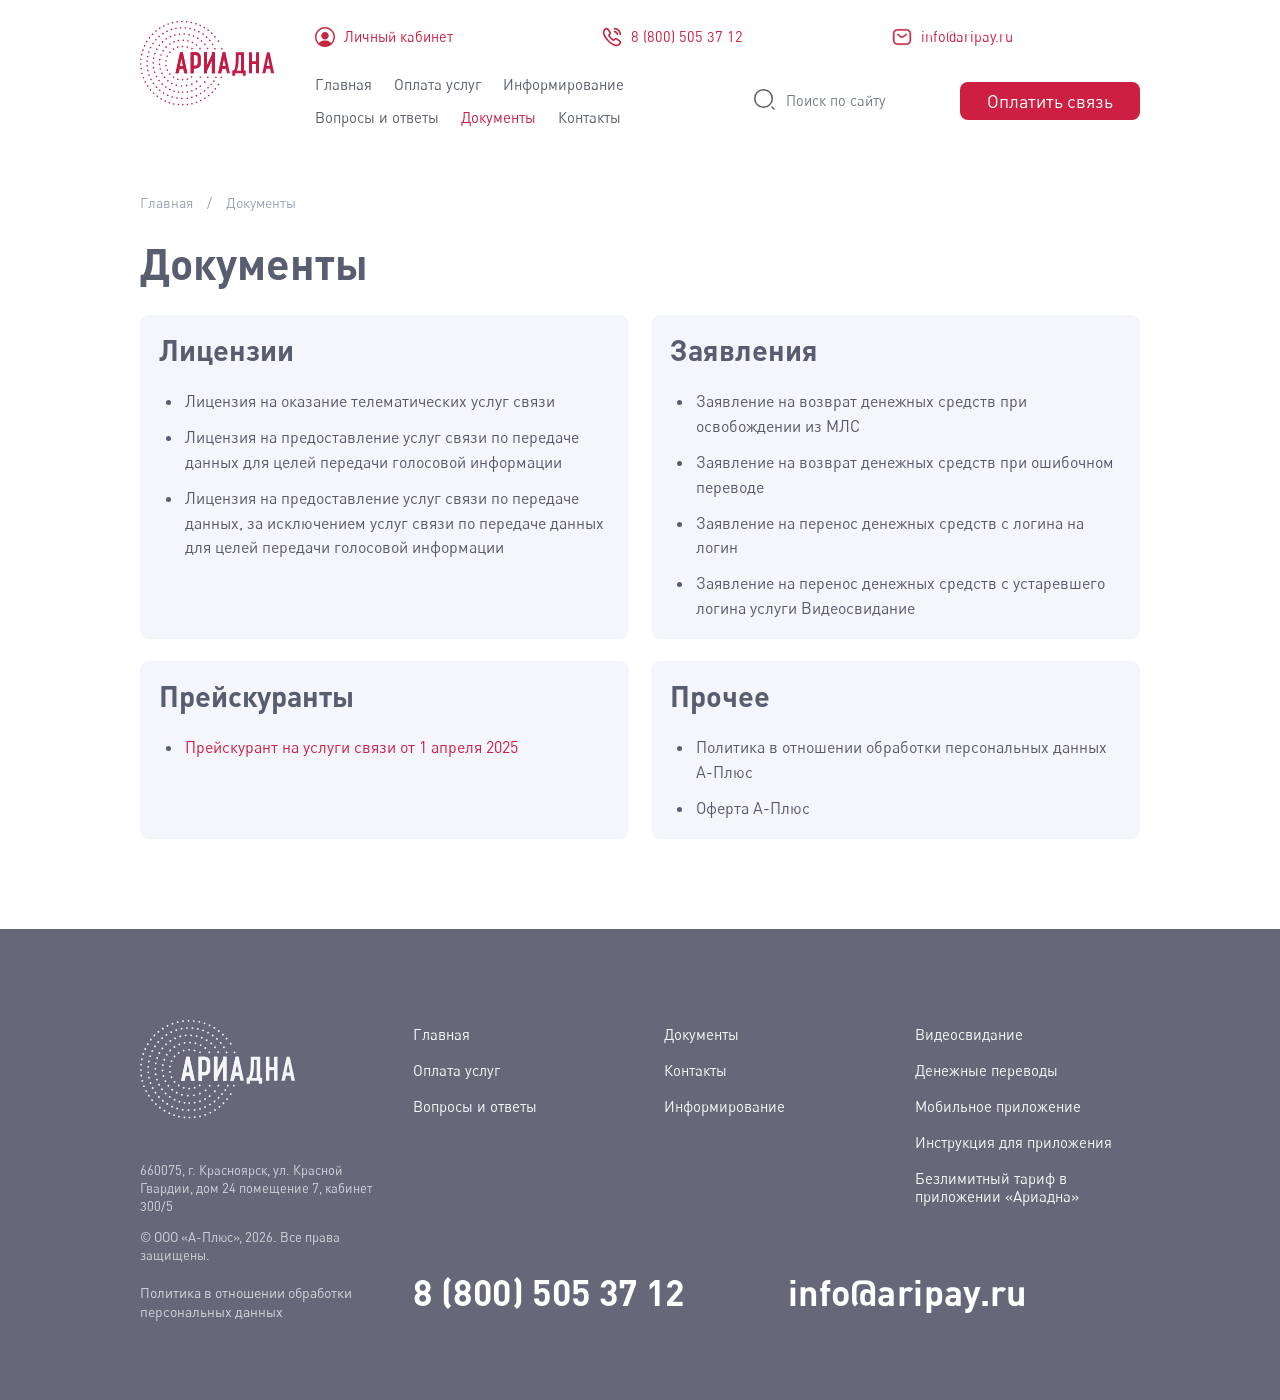
<file: docs.html>
<!doctype html>
<html lang="ru">
  <head>
    <meta charset="UTF-8" />
    <meta name="viewport" content="width=device-width, initial-scale=1.0" />
    <title>Документы — Ариадна</title>
    <link rel="stylesheet" href="./styles.css?v=mobile-menu-2" />
  </head>
  <body class="docs-body">
    <header class="site-header">
      <div class="site-header__inner">
        <a class="logo-link" href="./main.html" aria-label="Ариадна, главная">
          <img src="./icon/logo.svg" width="180" height="117" alt="Ариадна" />
        </a>

        <div class="header-content">
          <div class="header-top" aria-label="Контакты">
            <a class="top-link" href="#">
              <img src="./icon/Group.svg" width="20" height="20" alt="" />
              <span>Личный кабинет</span>
            </a>
            <a class="top-link" href="tel:88005053712">
              <img src="./icon/Group-1.svg" width="20" height="20" alt="" />
              <span>8 (800) 505 37 12</span>
            </a>
            <a class="top-link" href="mailto:info@aripay.ru">
              <img src="./icon/mail.svg" width="20" height="20" alt="" />
              <span>info@aripay.ru</span>
            </a>
          </div>

          <div class="header-bottom">
            <nav class="main-nav" aria-label="Основная навигация">
              <a href="./main.html">Главная</a>
              <a href="./payment.html">Оплата услуг</a>
              <a href="./news.html">Информирование</a>
              <a href="./faq.html">Вопросы и ответы</a>
              <a class="is-active" href="./docs.html">Документы</a>
              <a href="./contacts.html">Контакты</a>
            </nav>
            <div class="header-actions">
              <form class="header-search" role="search">
                <label class="sr-only" for="header-search">Поиск по сайту</label>
                <img src="./icon/Label.svg" width="24" height="24" alt="" />
                <input id="header-search" name="q" type="search" placeholder="Поиск по сайту" />
              </form>
              <a class="pay-button" href="./payment.html">Оплатить связь</a>
            </div>
          </div>
        </div>
      </div>
    </header>

    <main class="docs-page">
      <section class="docs-section page-container">
        <nav class="breadcrumbs" aria-label="Хлебные крошки">
          <a href="./main.html">Главная</a>
          <span>/</span>
          <span>Документы</span>
        </nav>

        <h1>Документы</h1>

        <div class="docs-grid" aria-label="Список документов">
          <article class="docs-card">
            <h2>Лицензии</h2>
            <ul>
              <li><a href="#">Лицензия на оказание телематических услуг связи</a></li>
              <li><a href="#">Лицензия на предоставление услуг связи по передаче данных для целей передачи голосовой информации</a></li>
              <li><a href="#">Лицензия на предоставление услуг связи по передаче данных, за исключением услуг связи по передаче данных для целей передачи голосовой информации</a></li>
            </ul>
          </article>

          <article class="docs-card">
            <h2>Заявления</h2>
            <ul>
              <li><a href="#">Заявление на возврат денежных средств при освобождении из МЛС</a></li>
              <li><a href="#">Заявление на возврат денежных средств при ошибочном переводе</a></li>
              <li><a href="#">Заявление на перенос денежных средств с логина на логин</a></li>
              <li><a href="#">Заявление на перенос денежных средств с устаревшего логина услуги Видеосвидание</a></li>
            </ul>
          </article>

          <article class="docs-card docs-card--compact">
            <h2>Прейскуранты</h2>
            <ul>
              <li><a class="docs-link-accent" href="#">Прейскурант на услуги связи от 1 апреля 2025</a></li>
            </ul>
          </article>

          <article class="docs-card docs-card--compact">
            <h2>Прочее</h2>
            <ul>
              <li><a href="#">Политика в отношении обработки персональных данных А-Плюс</a></li>
              <li><a href="#">Оферта А-Плюс</a></li>
            </ul>
          </article>
        </div>
      </section>
    </main>

    <footer class="site-footer">
      <div class="footer-inner">
        <div class="footer-brand">
          <a class="footer-logo" href="./main.html" aria-label="Ариадна, главная">
            <img src="./icon/logo-white.svg" width="186" height="108" alt="Ариадна" />
          </a>
          <p>660075, г. Красноярск, ул. Красной Гвардии, дом 24 помещение 7, кабинет 300/5</p>
          <p>© ООО «А-Плюс», 2026. Все права защищены.</p>
          <a class="privacy-link" href="#">Политика в отношении обработки персональных данных</a>
        </div>
        <nav class="footer-nav footer-nav-primary" aria-label="Основные разделы">
          <a href="./main.html">Главная</a>
          <a href="./payment.html">Оплата услуг</a>
          <a href="./faq.html">Вопросы и ответы</a>
        </nav>
        <nav class="footer-nav footer-nav-secondary" aria-label="Информация">
          <a href="./docs.html">Документы</a>
          <a href="./contacts.html">Контакты</a>
          <a href="./news.html">Информирование</a>
        </nav>
        <nav class="footer-nav footer-nav-services" aria-label="Услуги">
          <a href="./videomeeting.html">Видеосвидание</a>
          <a href="./index.html">Денежные переводы</a>
          <a href="./app.html">Мобильное приложение</a>
          <a href="./app.html#app-setup">Инструкция для приложения</a>
          <a href="./unlimited.html">Безлимитный тариф в приложении «Ариадна»</a>
        </nav>
        <div class="footer-contact">
          <a class="footer-phone" href="tel:88005053712">8 (800) 505 37 12</a>
          <a class="footer-mail" href="mailto:info@aripay.ru">info@aripay.ru</a>
        </div>
      </div>
    </footer>

    <script src="./script.js?v=mobile-menu-2"></script>
  </body>
</html>
</file>
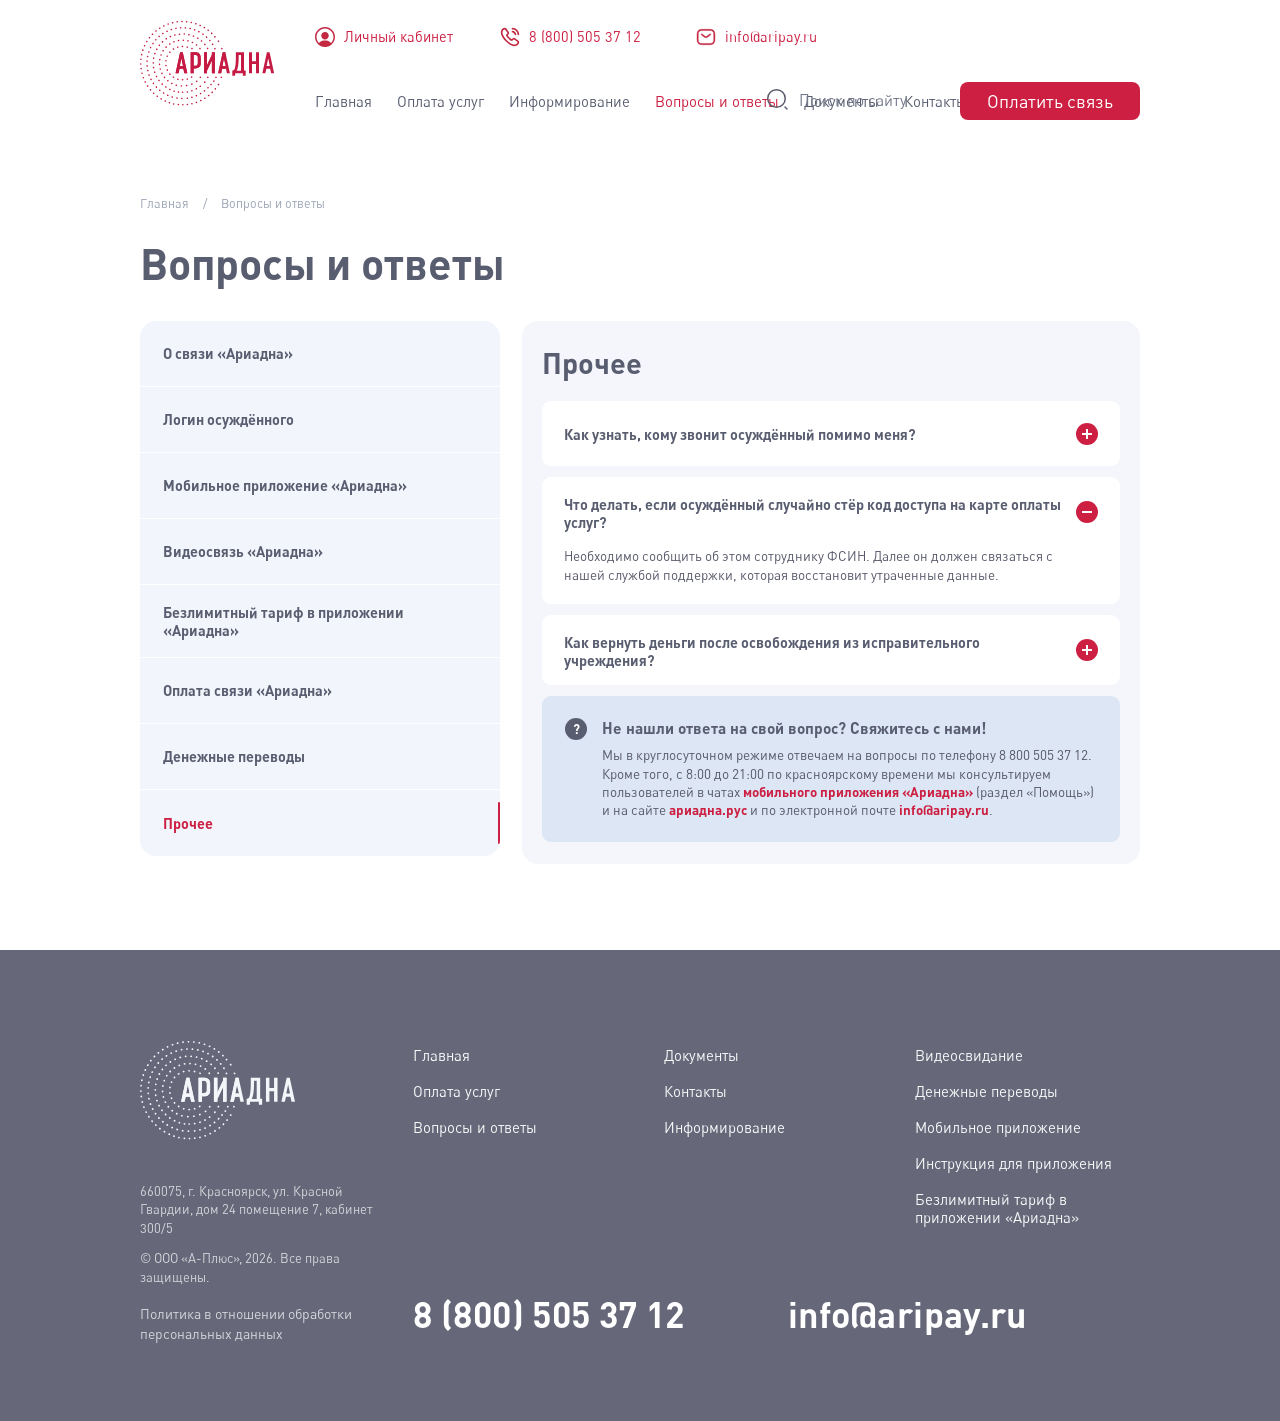
<file: faq.html>
<!doctype html>
<html lang="ru">
  <head>
    <meta charset="UTF-8" />
    <meta name="viewport" content="width=device-width, initial-scale=1.0" />
    <title>Вопросы и ответы — Ариадна</title>
    <link rel="icon" href="data:," />
    <link rel="stylesheet" href="./styles.css?v=mobile-menu-2" />
  </head>
  <body class="faq-body">
    <header class="site-header">
      <div class="site-header__inner">
        <a class="logo-link" href="./main.html" aria-label="Ариадна, главная">
          <img src="./icon/logo.svg" width="180" height="117" alt="Ариадна" />
        </a>

        <div class="header-content">
          <div class="header-top" aria-label="Контакты">
            <a class="top-link" href="#">
              <img src="./icon/Group.svg" width="20" height="20" alt="" />
              <span>Личный кабинет</span>
            </a>
            <a class="top-link" href="tel:88005053712">
              <img src="./icon/Group-1.svg" width="20" height="20" alt="" />
              <span>8 (800) 505 37 12</span>
            </a>
            <a class="top-link" href="mailto:info@aripay.ru">
              <img src="./icon/mail.svg" width="20" height="20" alt="" />
              <span>info@aripay.ru</span>
            </a>
          </div>

          <div class="header-bottom">
            <nav class="main-nav" aria-label="Основная навигация">
              <a href="./main.html">Главная</a>
              <a href="./payment.html">Оплата услуг</a>
              <a href="./news.html">Информирование</a>
              <a class="is-active" href="./faq.html">Вопросы и ответы</a>
              <a href="./docs.html">Документы</a>
              <a href="./contacts.html">Контакты</a>
            </nav>
            <div class="header-actions">
              <form class="header-search" role="search">
                <label class="sr-only" for="header-search">Поиск по сайту</label>
                <img src="./icon/Label.svg" width="24" height="24" alt="" />
                <input id="header-search" name="q" type="search" placeholder="Поиск по сайту" />
              </form>
              <a class="pay-button" href="./payment.html">Оплатить связь</a>
            </div>
          </div>
        </div>
      </div>
    </header>

    <main class="faq-page">
      <section class="faq-layout page-container" aria-labelledby="faq-title">
        <nav class="breadcrumbs" aria-label="Хлебные крошки">
          <a href="./main.html">Главная</a>
          <span>/</span>
          <span>Вопросы и ответы</span>
        </nav>

        <h1 id="faq-title">Вопросы и ответы</h1>

        <div class="faq-shell">
          <aside class="faq-tabs" aria-label="Разделы вопросов">
            <button class="faq-tab" type="button" data-faq-tab="about">О связи «Ариадна»</button>
            <button class="faq-tab" type="button" data-faq-tab="login">Логин осуждённого</button>
            <button class="faq-tab" type="button" data-faq-tab="app">Мобильное приложение «Ариадна»</button>
            <button class="faq-tab" type="button" data-faq-tab="video">Видеосвязь «Ариадна»</button>
            <button class="faq-tab" type="button" data-faq-tab="unlimited">Безлимитный тариф в приложении «Ариадна»</button>
            <button class="faq-tab" type="button" data-faq-tab="payment">Оплата связи «Ариадна»</button>
            <button class="faq-tab" type="button" data-faq-tab="transfer">Денежные переводы</button>
            <button class="faq-tab" type="button" data-faq-tab="other">Прочее</button>
          </aside>

          <section class="faq-panel" aria-live="polite" aria-labelledby="faq-panel-title">
            <h2 id="faq-panel-title"></h2>
            <div class="faq-accordion" id="faq-accordion"></div>
            <aside class="faq-help" id="faq-help" hidden>
              <span class="faq-help__icon" aria-hidden="true">?</span>
              <div>
                <h3>Не нашли ответа на свой вопрос? Свяжитесь с нами!</h3>
                <p>
                  Мы в круглосуточном режиме отвечаем на вопросы по телефону 8 800 505 37 12. Кроме того, с 8:00 до 21:00 по красноярскому времени мы консультируем пользователей в чатах <a href="#">мобильного приложения «Ариадна»</a> (раздел «Помощь») и на сайте <a href="#">ариадна.рус</a> и по электронной почте <a href="mailto:info@aripay.ru">info@aripay.ru</a>.
                </p>
              </div>
            </aside>
          </section>
        </div>
      </section>
    </main>

    <footer class="site-footer">
      <div class="footer-inner">
        <div class="footer-brand">
          <a class="footer-logo" href="./main.html" aria-label="Ариадна, главная">
            <img src="./icon/logo-white.svg" width="186" height="108" alt="Ариадна" />
          </a>
          <p>660075, г. Красноярск, ул. Красной Гвардии, дом 24 помещение 7, кабинет 300/5</p>
          <p>© ООО «А-Плюс», 2026. Все права защищены.</p>
          <a class="privacy-link" href="#">Политика в отношении обработки персональных данных</a>
        </div>
        <nav class="footer-nav footer-nav-primary" aria-label="Основные разделы">
          <a href="./main.html">Главная</a>
          <a href="./payment.html">Оплата услуг</a>
          <a href="./faq.html">Вопросы и ответы</a>
        </nav>
        <nav class="footer-nav footer-nav-secondary" aria-label="Информация">
          <a href="./docs.html">Документы</a>
          <a href="./contacts.html">Контакты</a>
          <a href="./news.html">Информирование</a>
        </nav>
        <nav class="footer-nav footer-nav-services" aria-label="Услуги">
          <a href="./videomeeting.html">Видеосвидание</a>
          <a href="./index.html">Денежные переводы</a>
          <a href="./app.html">Мобильное приложение</a>
          <a href="./app.html#app-setup">Инструкция для приложения</a>
          <a href="./unlimited.html">Безлимитный тариф в приложении «Ариадна»</a>
        </nav>
        <div class="footer-contact">
          <a class="footer-phone" href="tel:88005053712">8 (800) 505 37 12</a>
          <a class="footer-mail" href="mailto:info@aripay.ru">info@aripay.ru</a>
        </div>
      </div>
    </footer>

    <script src="./script.js?v=mobile-menu-2"></script>
  </body>
</html>
</file>
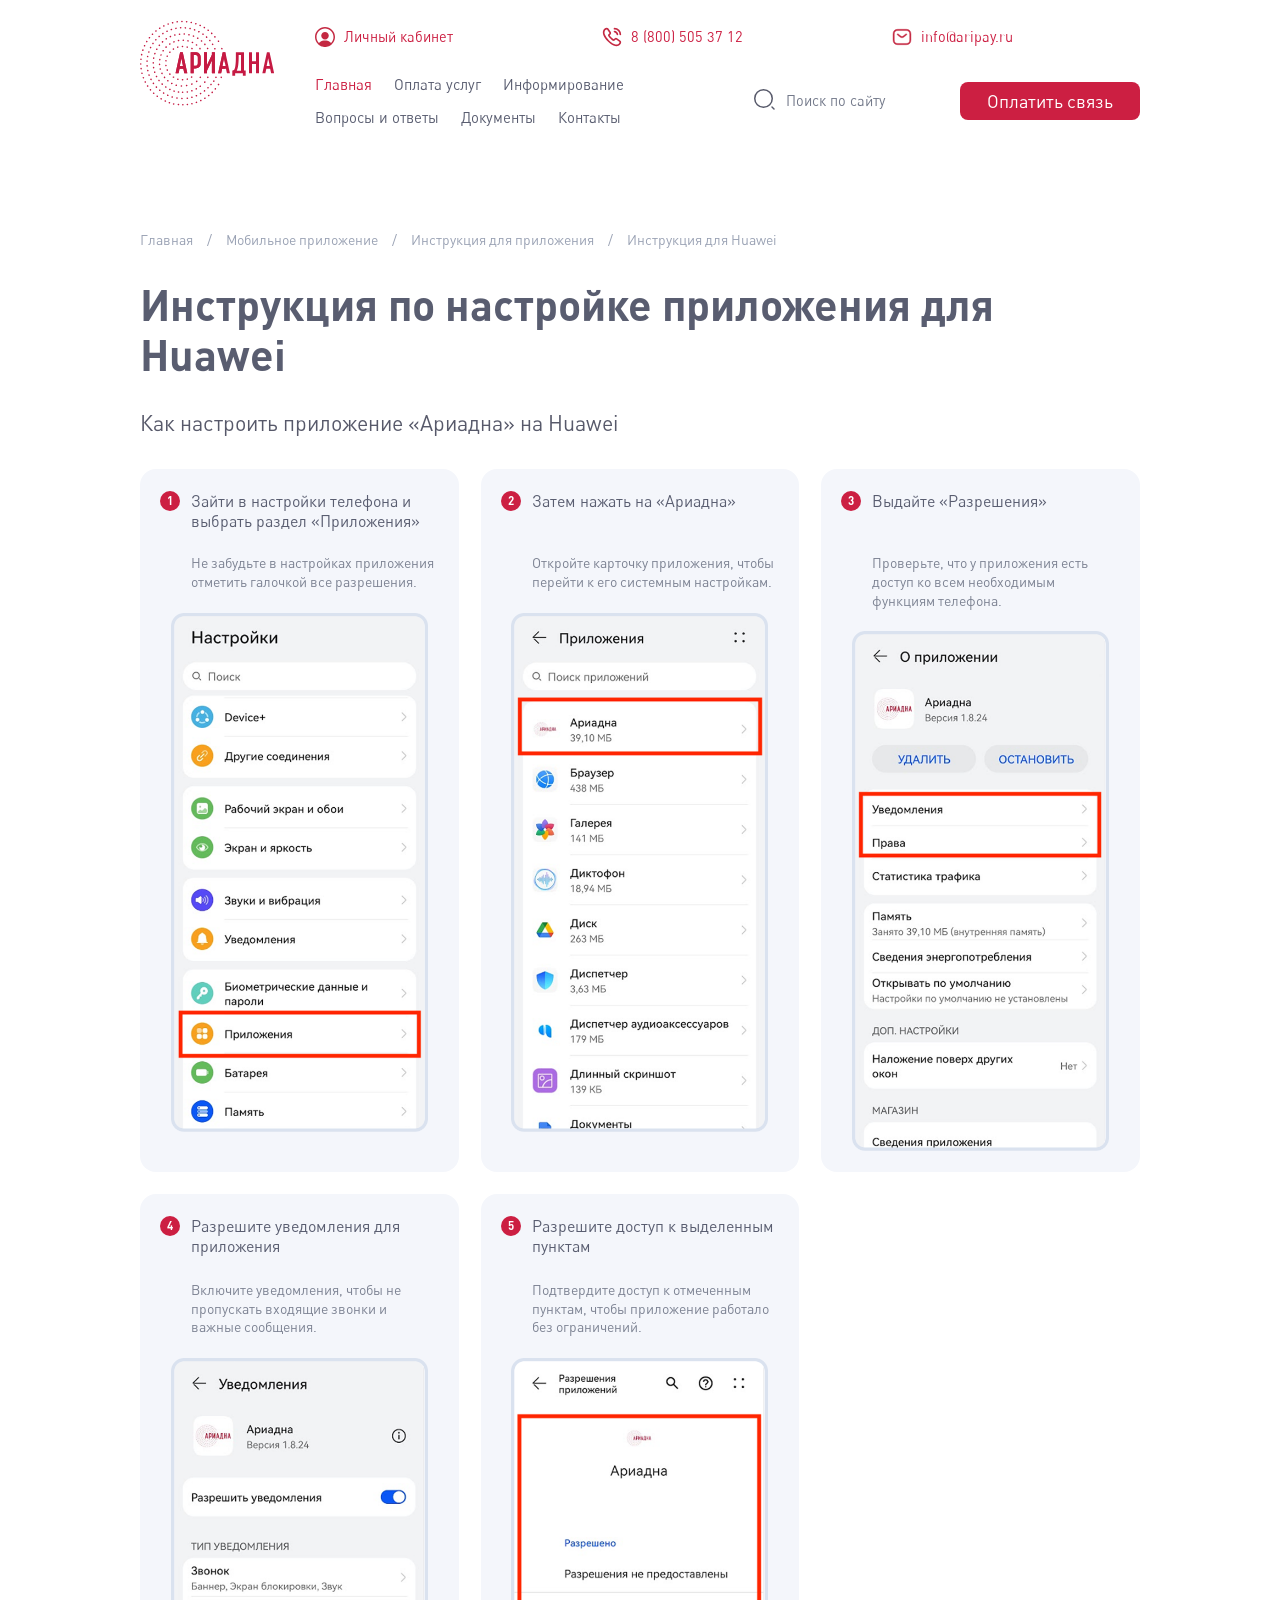
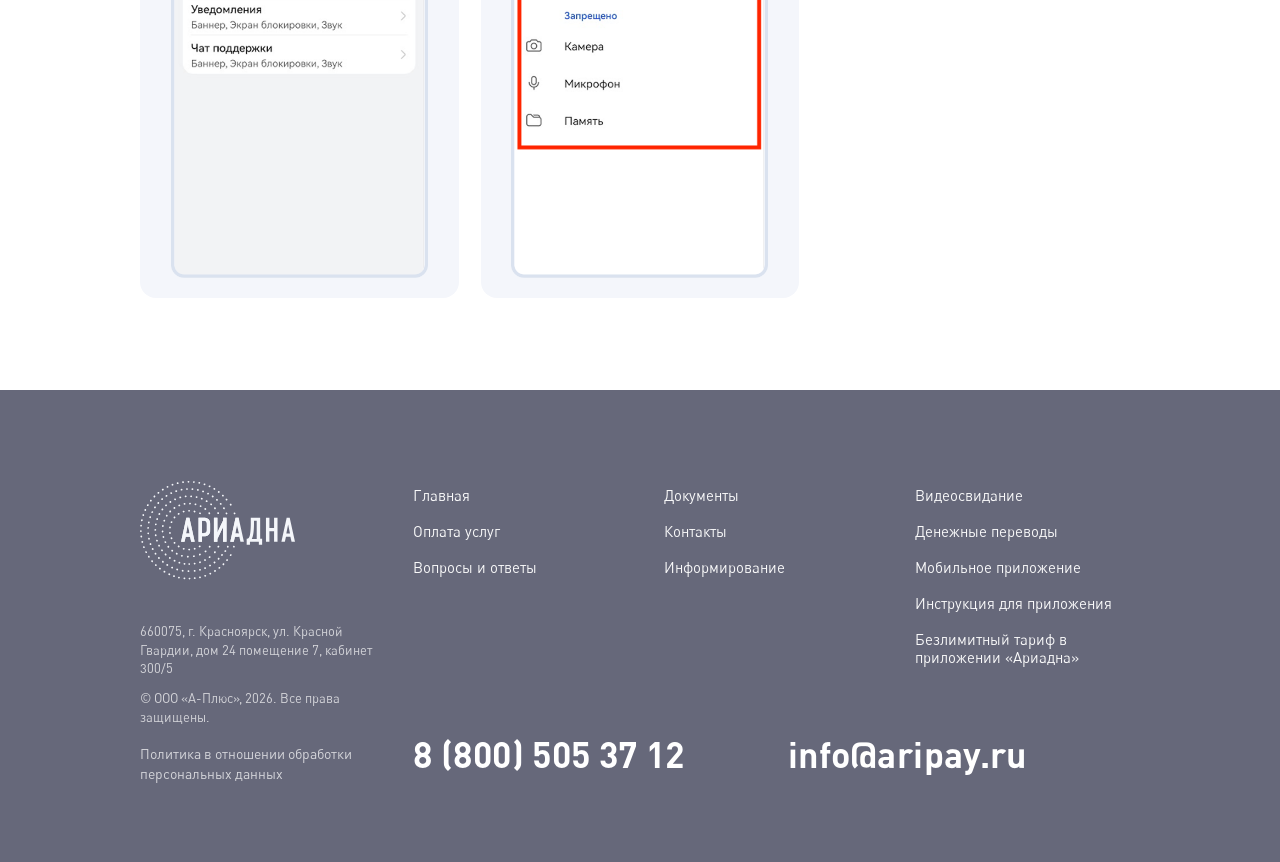
<file: huawei.html>
<!doctype html>
<html lang="ru">
  <head>
    <meta charset="UTF-8" />
    <meta name="viewport" content="width=device-width, initial-scale=1.0" />
    <title>Инструкция для Huawei — Ариадна</title>
    <link rel="stylesheet" href="./styles.css?v=mobile-menu-2" />
  </head>
  <body class="instruction-body">
    <header class="site-header">
      <div class="site-header__inner">
        <a class="logo-link" href="./main.html" aria-label="Ариадна, главная">
          <img src="./icon/logo.svg" width="180" height="117" alt="Ариадна" />
        </a>

        <div class="header-content">
          <div class="header-top" aria-label="Контакты">
            <a class="top-link" href="#">
              <img src="./icon/Group.svg" width="20" height="20" alt="" />
              <span>Личный кабинет</span>
            </a>
            <a class="top-link" href="tel:88005053712">
              <img src="./icon/Group-1.svg" width="20" height="20" alt="" />
              <span>8 (800) 505 37 12</span>
            </a>
            <a class="top-link" href="mailto:info@aripay.ru">
              <img src="./icon/mail.svg" width="20" height="20" alt="" />
              <span>info@aripay.ru</span>
            </a>
          </div>

          <div class="header-bottom">
            <nav class="main-nav" aria-label="Основная навигация">
              <a class="is-active" href="./main.html">Главная</a>
              <a href="./payment.html">Оплата услуг</a>
              <a href="./news.html">Информирование</a>
              <a href="./faq.html">Вопросы и ответы</a>
              <a href="./docs.html">Документы</a>
              <a href="./contacts.html">Контакты</a>
            </nav>
            <div class="header-actions">
              <form class="header-search" role="search">
                <label class="sr-only" for="header-search">Поиск по сайту</label>
                <img src="./icon/Label.svg" width="24" height="24" alt="" />
                <input id="header-search" name="q" type="search" placeholder="Поиск по сайту" />
              </form>
              <a class="pay-button" href="./payment.html">Оплатить связь</a>
            </div>
          </div>
        </div>

        <a class="mobile-header-phone" href="tel:88005053712" aria-label="Позвонить 8 (800) 505 37 12">8 (800) 505 37 12</a>
      </div>
    </header>

    <main class="instruction-main">
      <section class="instruction-page page-container" aria-labelledby="instruction-title">
        <nav class="breadcrumbs" aria-label="Хлебные крошки">
          <a href="./main.html">Главная</a>
          <span>/</span>
          <a href="./app.html">Мобильное приложение</a>
          <span>/</span>
          <a href="./app.html#app-setup">Инструкция для приложения</a>
          <span>/</span>
          <span>Инструкция для Huawei</span>
        </nav>

        <h1 id="instruction-title">Инструкция по настройке приложения для Huawei</h1>
        <p class="instruction-lead">Как настроить приложение «Ариадна» на Huawei</p>

        <div class="instruction-steps">
          <article class="instruction-step-card">
            <h2><span>1</span>Зайти в настройки телефона и выбрать раздел «Приложения»</h2>
            <p>Не забудьте в настройках приложения отметить галочкой все разрешения.</p>
            <img src="./assets/huawei/images.png" width="936" height="1892" alt="Настройки Huawei, выбран раздел Приложения" />
          </article>

          <article class="instruction-step-card">
            <h2><span>2</span>Затем нажать на «Ариадна»</h2>
            <p>Откройте карточку приложения, чтобы перейти к его системным настройкам.</p>
            <img src="./assets/huawei/images-1.png" width="936" height="1892" alt="Список приложений Huawei, выбрано приложение Ариадна" />
          </article>

          <article class="instruction-step-card">
            <h2><span>3</span>Выдайте «Разрешения»</h2>
            <p>Проверьте, что у приложения есть доступ ко всем необходимым функциям телефона.</p>
            <img src="./assets/huawei/images-2.png" width="936" height="1892" alt="Экран о приложении Ариадна, выделены уведомления и права" />
          </article>

          <article class="instruction-step-card">
            <h2><span>4</span>Разрешите уведомления для приложения</h2>
            <p>Включите уведомления, чтобы не пропускать входящие звонки и важные сообщения.</p>
            <img src="./assets/huawei/images-3.png" width="936" height="1892" alt="Экран уведомлений Ариадна с включенным разрешением" />
          </article>

          <article class="instruction-step-card">
            <h2><span>5</span>Разрешите доступ к выделенным пунктам</h2>
            <p>Подтвердите доступ к отмеченным пунктам, чтобы приложение работало без ограничений.</p>
            <img src="./assets/huawei/images-4.png" width="936" height="1892" alt="Экран разрешений приложения Ариадна" />
          </article>
        </div>
      </section>
    </main>

    <footer class="site-footer">
      <div class="footer-inner">
        <div class="footer-brand">
          <a class="footer-logo" href="./main.html" aria-label="Ариадна, главная">
            <img src="./icon/logo-white.svg" width="186" height="108" alt="Ариадна" />
          </a>
          <p>660075, г. Красноярск, ул. Красной Гвардии, дом 24 помещение 7, кабинет 300/5</p>
          <p>© ООО «А-Плюс», 2026. Все права защищены.</p>
          <a class="privacy-link" href="#">Политика в отношении обработки персональных данных</a>
        </div>
        <nav class="footer-nav footer-nav-primary" aria-label="Основные разделы">
          <a href="./main.html">Главная</a>
          <a href="./payment.html">Оплата услуг</a>
          <a href="./faq.html">Вопросы и ответы</a>
        </nav>
        <nav class="footer-nav footer-nav-secondary" aria-label="Информация">
          <a href="./docs.html">Документы</a>
          <a href="./contacts.html">Контакты</a>
          <a href="./news.html">Информирование</a>
        </nav>
        <nav class="footer-nav footer-nav-services" aria-label="Услуги">
          <a href="./videomeeting.html">Видеосвидание</a>
          <a href="./index.html">Денежные переводы</a>
          <a href="./app.html">Мобильное приложение</a>
          <a href="./app.html#app-setup">Инструкция для приложения</a>
          <a href="./unlimited.html">Безлимитный тариф в приложении «Ариадна»</a>
        </nav>
        <div class="footer-contact">
          <a class="footer-phone" href="tel:88005053712">8 (800) 505 37 12</a>
          <a class="footer-mail" href="mailto:info@aripay.ru">info@aripay.ru</a>
        </div>
        <div class="instruction-footer-mobile-nav" aria-label="Навигация в футере">
          <div>
            <a href="./payment.html">Оплата услуг</a>
            <a href="./faq.html">Вопросы и ответы</a>
            <a href="./docs.html">Документы</a>
            <a href="./contacts.html">Контакты</a>
            <a href="./news.html">Информирование</a>
          </div>
          <div>
            <a href="./main.html">Главная</a>
            <a href="./videomeeting.html">Видеосвидание</a>
            <a href="./index.html">Денежные переводы</a>
            <a href="./app.html#app-setup">Инструкция для приложения</a>
            <a href="./unlimited.html">Безлимитный тариф в приложении «Ариадна»</a>
          </div>
        </div>
      </div>
    </footer>

    <script src="./script.js?v=mobile-menu-2"></script>
  </body>
</html>
</file>
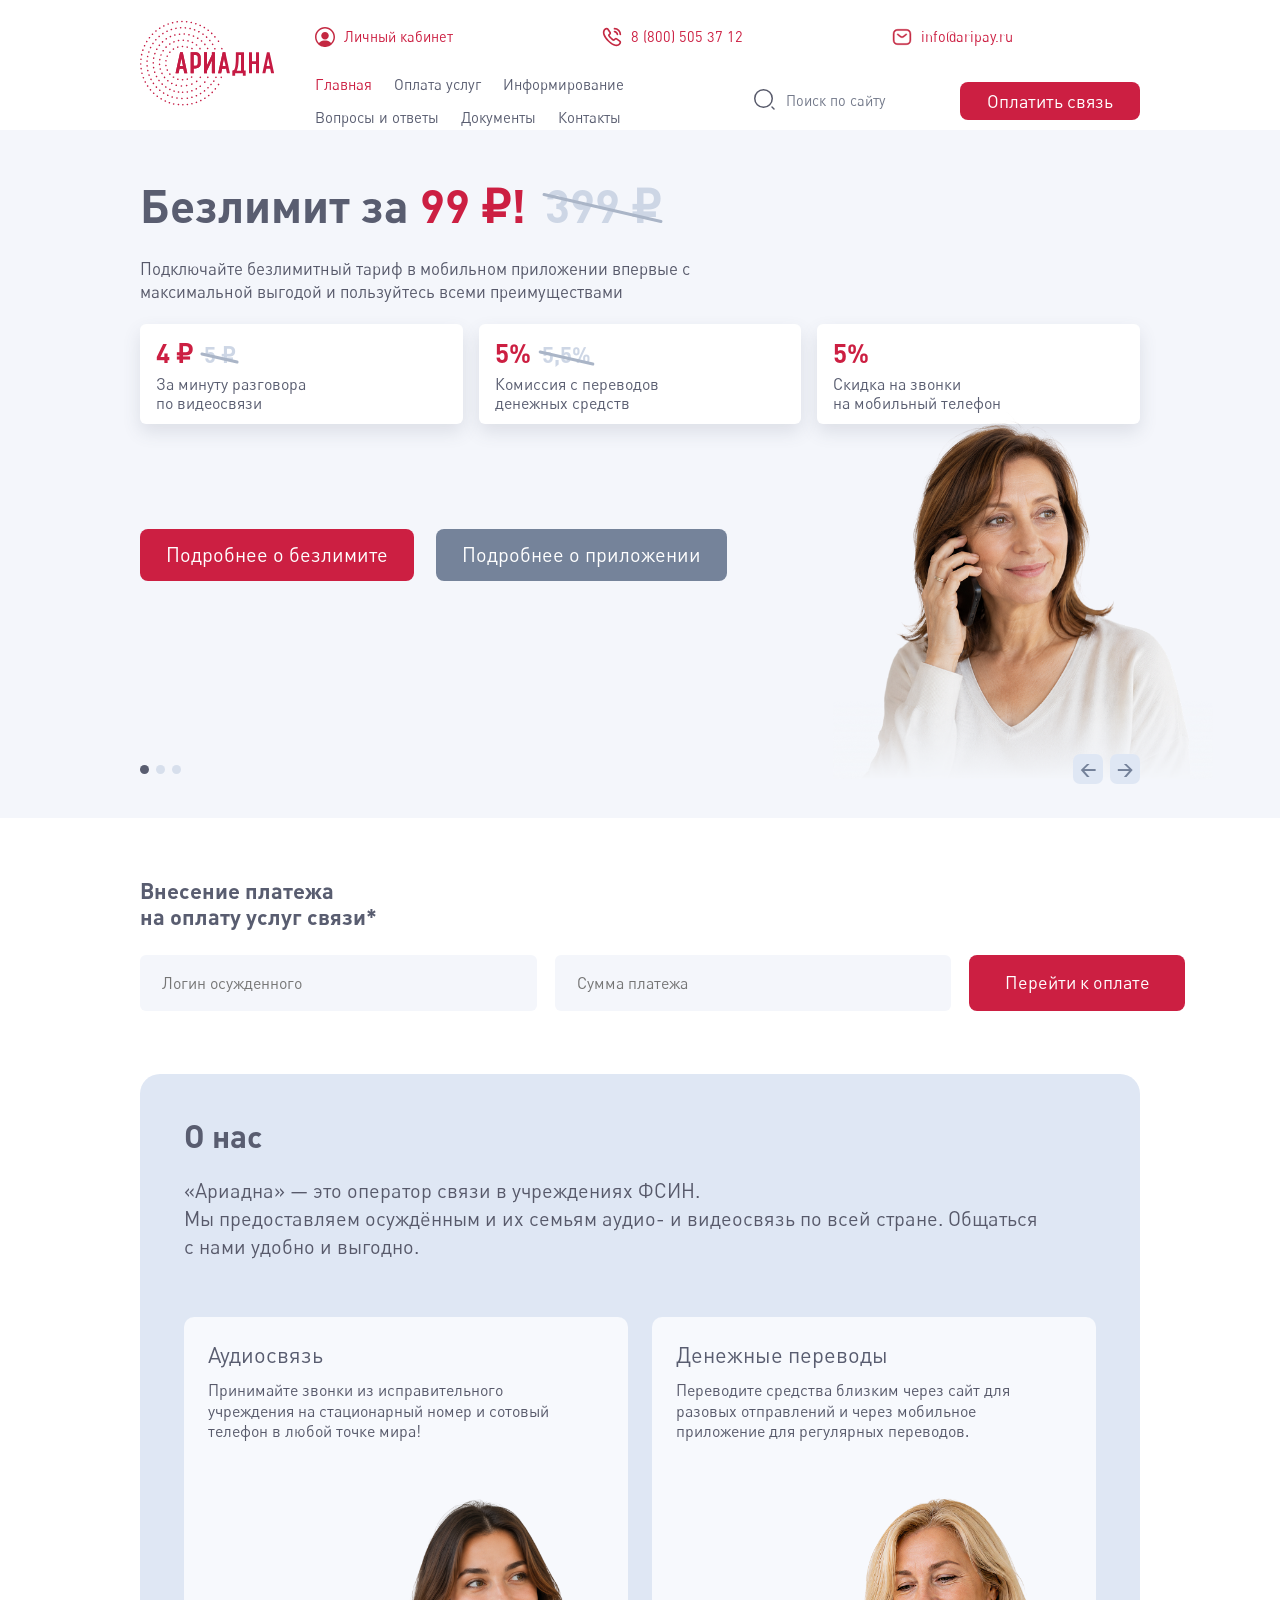
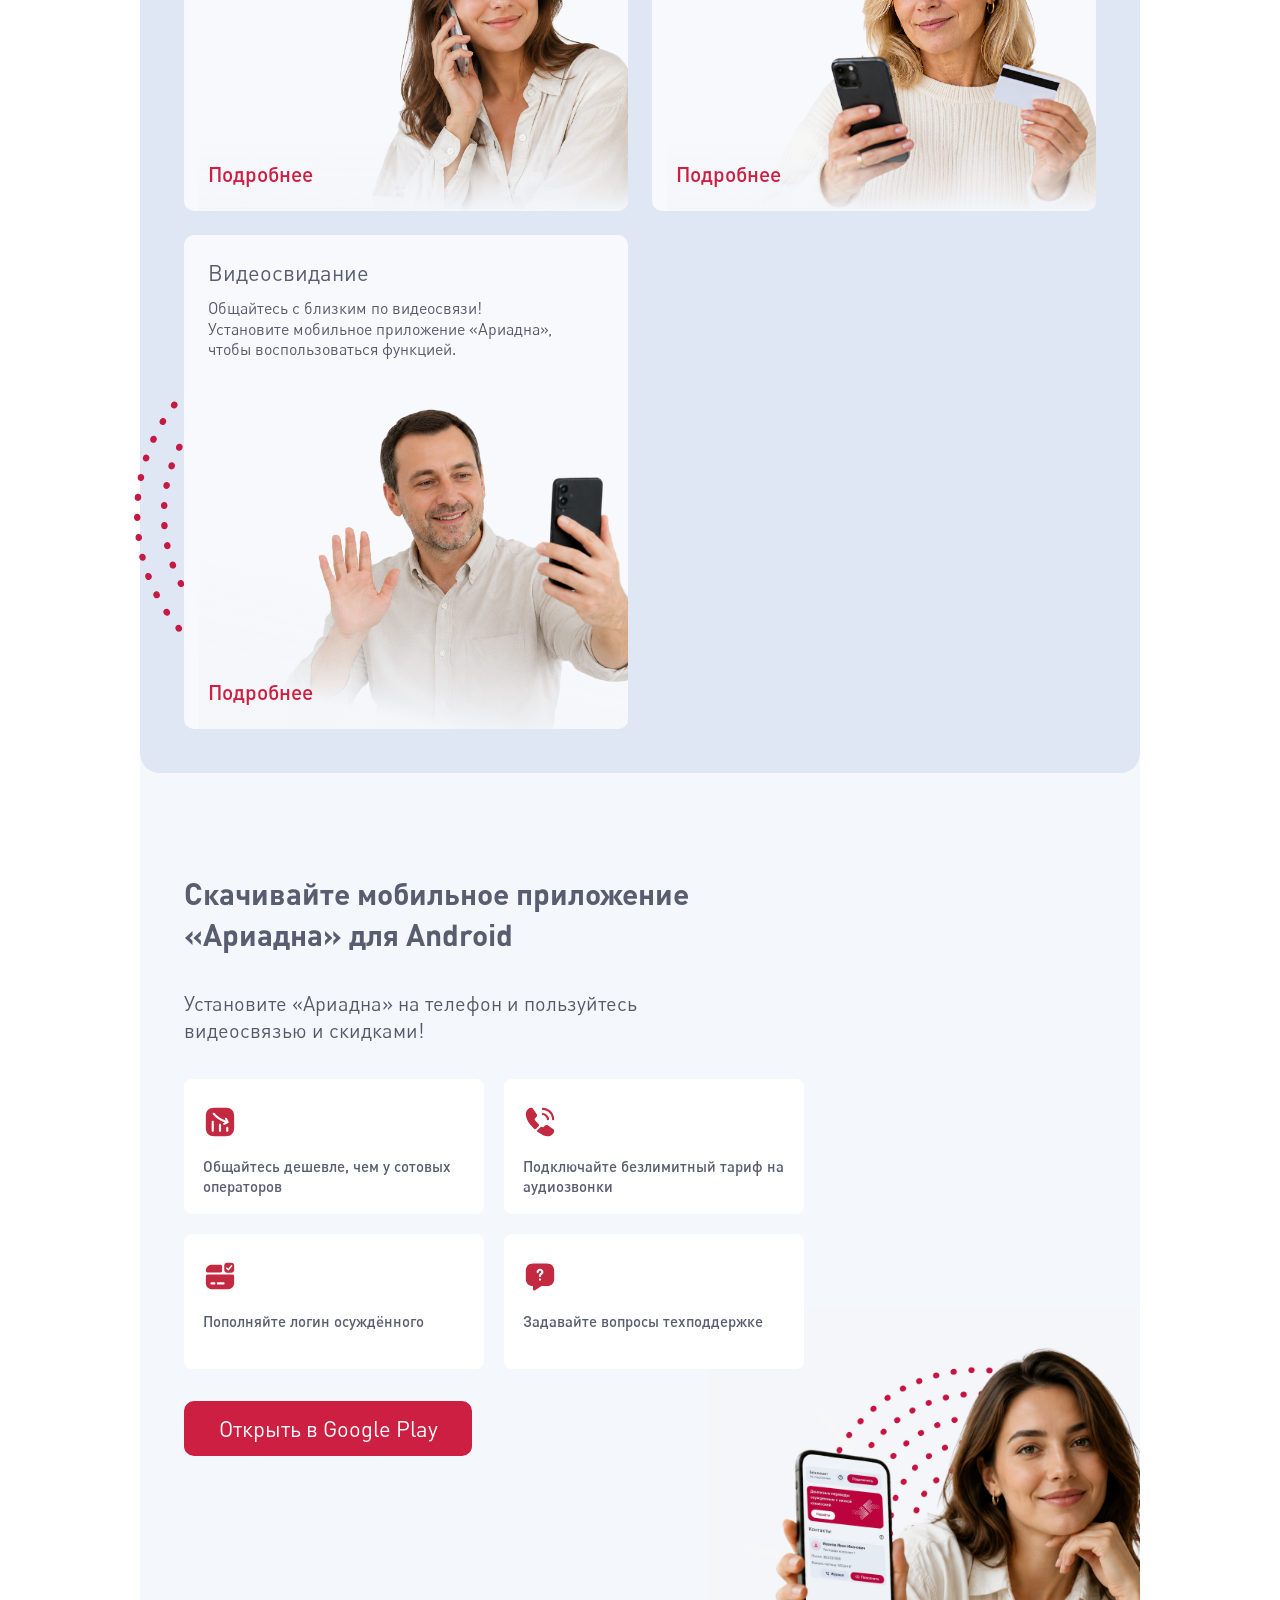
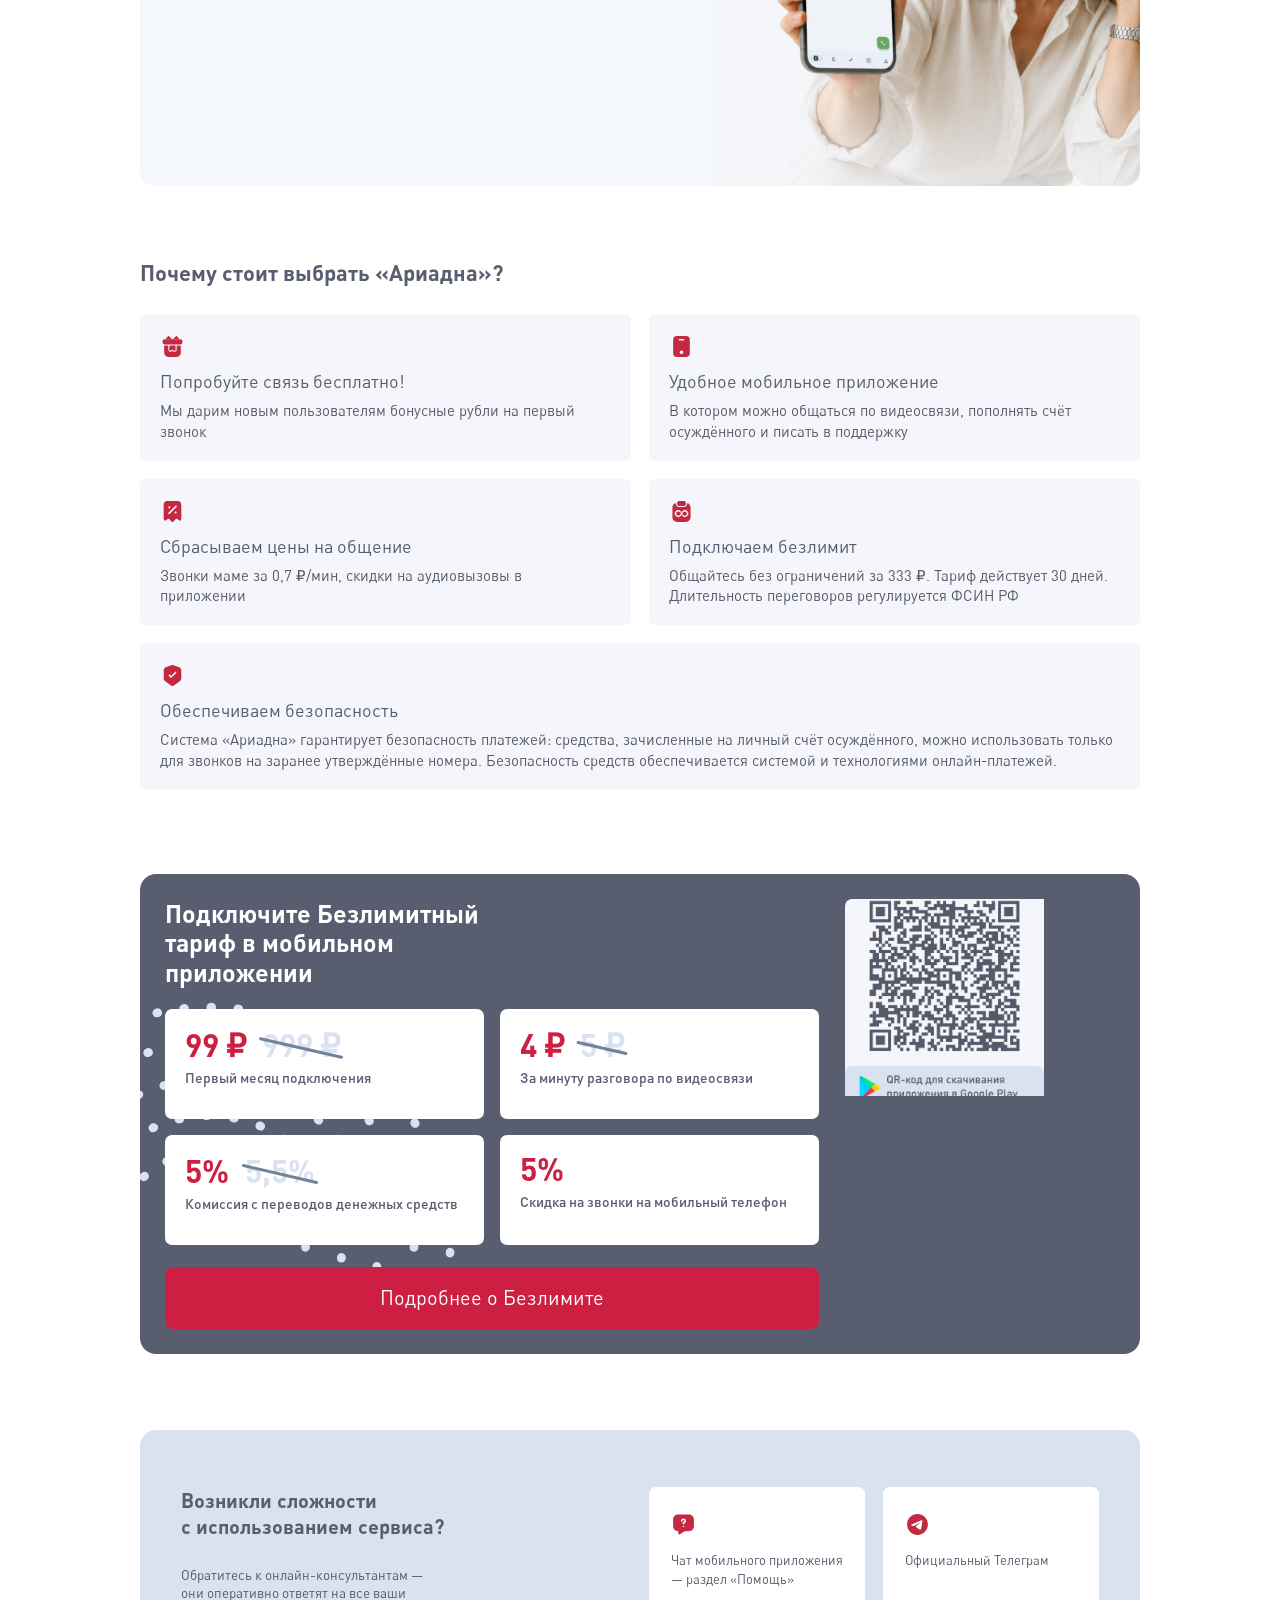
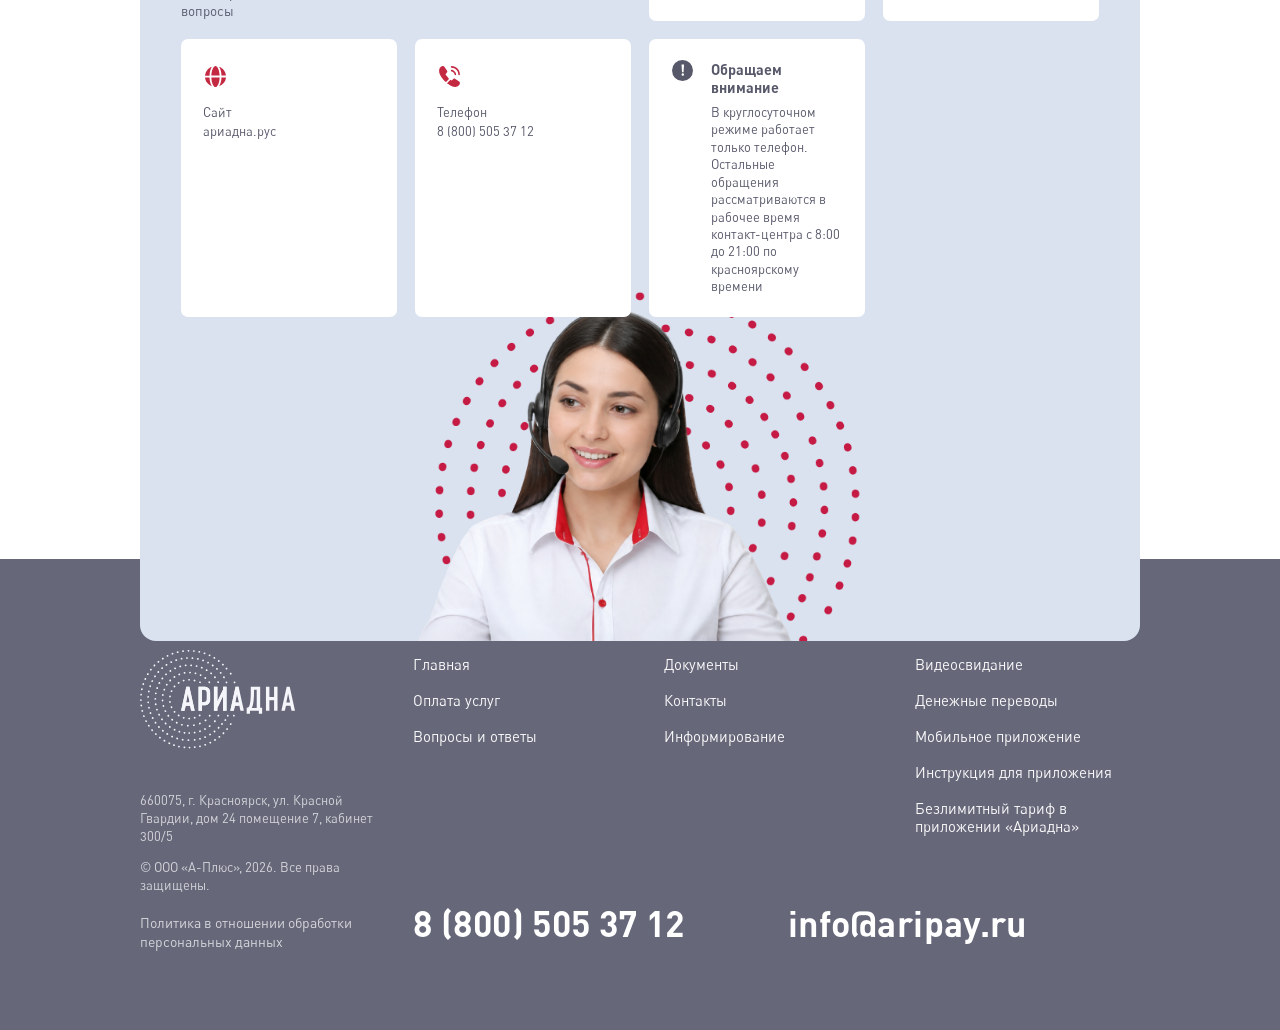
<file: main.html>
<!doctype html>
<html lang="ru">
  <head>
    <meta charset="UTF-8" />
    <meta name="viewport" content="width=device-width, initial-scale=1.0" />
    <title>Главная — Ариадна</title>
    <link rel="stylesheet" href="./styles.css?v=mobile-menu-2" />
  </head>
  <body class="main-body">
    <header class="site-header">
      <div class="site-header__inner">
        <a class="logo-link" href="./main.html" aria-label="Ариадна, главная">
          <img src="./icon/logo.svg" width="180" height="117" alt="Ариадна" />
        </a>

        <div class="header-content">
          <div class="header-top" aria-label="Контакты">
            <a class="top-link" href="#">
              <img src="./icon/Group.svg" width="20" height="20" alt="" />
              <span>Личный кабинет</span>
            </a>
            <a class="top-link" href="tel:88005053712">
              <img src="./icon/Group-1.svg" width="20" height="20" alt="" />
              <span>8 (800) 505 37 12</span>
            </a>
            <a class="top-link" href="mailto:info@aripay.ru">
              <img src="./icon/mail.svg" width="20" height="20" alt="" />
              <span>info@aripay.ru</span>
            </a>
          </div>

          <div class="header-bottom">
            <nav class="main-nav" aria-label="Основная навигация">
              <a class="is-active" href="./main.html">Главная</a>
              <a href="./payment.html">Оплата услуг</a>
              <a href="./news.html">Информирование</a>
              <a href="./faq.html">Вопросы и ответы</a>
              <a href="./docs.html">Документы</a>
              <a href="./contacts.html">Контакты</a>
            </nav>
            <div class="header-actions">
              <form class="header-search" role="search">
                <label class="sr-only" for="header-search">Поиск по сайту</label>
                <img src="./icon/Label.svg" width="24" height="24" alt="" />
                <input id="header-search" name="q" type="search" placeholder="Поиск по сайту" />
              </form>
              <a class="pay-button" href="./payment.html" data-open-payment>Оплатить связь</a>
            </div>
          </div>
        </div>

        <a class="mobile-header-phone" href="tel:88005053712" aria-label="Позвонить 8 (800) 505 37 12">8 (800) 505 37 12</a>
      </div>
    </header>

    <main>
      <section class="main-hero" data-main-hero>
        <article class="main-hero-slide main-hero-slide--unlimited is-active" data-main-slide>
          <div class="page-container main-hero__grid">
            <div class="main-hero__copy">
              <div class="main-hero__content">
                <h1>Безлимит за <strong>99 ₽!</strong> <del>399 ₽</del></h1>
                <p>Подключайте безлимитный тариф в мобильном приложении впервые с максимальной выгодой и пользуйтесь всеми преимуществами</p>

                <div class="main-offer-row" aria-label="Преимущества тарифа">
                  <article class="main-offer-card">
                    <strong>4 ₽</strong>
                    <del>5 ₽</del>
                    <span>За минуту разговора<br />по видеосвязи</span>
                  </article>
                  <article class="main-offer-card">
                    <strong>5%</strong>
                    <del>5,5%</del>
                    <span>Комиссия с переводов<br />денежных средств</span>
                  </article>
                  <article class="main-offer-card">
                    <strong>5%</strong>
                    <span>Скидка на звонки<br />на мобильный телефон</span>
                  </article>
                  <div class="main-offer-visual main-offer-visual--mobile" aria-hidden="true">
                    <img src="./assets/main-hero.png" width="728" height="700" alt="" />
                  </div>
                </div>
              </div>

              <div class="main-hero__actions">
                <a class="btn btn-primary" href="./unlimited.html">Подробнее о безлимите</a>
                <a class="btn btn-secondary" href="./app.html">Подробнее о приложении</a>
              </div>
            </div>

            <div class="main-hero__media" aria-hidden="true">
              <img src="./assets/main-hero.png" width="728" height="700" alt="" />
            </div>
          </div>
        </article>

        <article class="main-hero-slide main-hero-slide--video" data-main-slide>
          <div class="page-container main-hero__grid">
            <div class="main-hero__copy">
              <div class="main-hero__content">
                <h1>Общайтесь с близкими по аудио-<br />и видеосвязи в мобильном приложении «Ариадна»</h1>

                <div class="main-offer-row" aria-label="Стоимость связи">
                  <article class="main-offer-card">
                    <strong>0,7 ₽</strong>
                    <span>за минуту<br />аудиозвонка с мамой</span>
                  </article>
                  <article class="main-offer-card">
                    <strong>1,98 ₽</strong>
                    <span>за остальные<br />аудиовызовы</span>
                  </article>
                  <article class="main-offer-card">
                    <strong>5 ₽</strong>
                    <span>за минуту разговора<br />по видеосвязи</span>
                  </article>
                </div>
              </div>

              <div class="main-hero__actions">
                <a class="btn btn-primary" href="./videomeeting.html">Подробнее о видеосвидании</a>
                <a class="btn btn-secondary" href="./app.html">Подробнее о приложении</a>
              </div>
            </div>

            <div class="main-hero__media" aria-hidden="true">
              <img src="./assets/hero2.png" width="502" height="520" alt="" />
            </div>
          </div>
        </article>

        <article class="main-hero-slide main-hero-slide--transfer" data-main-slide>
          <div class="page-container main-hero__grid">
            <div class="main-hero__copy">
              <div class="main-hero__content">
                <h1>Переводите деньги<br />с комиссией 5,5%!</h1>
                <p>Услуга доступна на сайте и в мобильном приложении «Ариадна»</p>
              </div>

              <div class="main-hero__actions">
                <a class="btn btn-primary" href="./index.html">Подробнее о переводах</a>
                <a class="btn btn-secondary" href="./app.html">Подробнее о приложении</a>
              </div>
            </div>

            <div class="main-hero__media" aria-hidden="true">
              <img src="./assets/hero3.png" width="678" height="452" alt="" />
            </div>
          </div>
        </article>

        <div class="page-container main-hero-controls" aria-label="Управление слайдами">
          <div class="main-slider-dots" aria-label="Выбор слайда">
            <button class="is-active" type="button" data-main-slide-to="0" aria-label="Показать слайд 1" aria-pressed="true"></button>
            <button type="button" data-main-slide-to="1" aria-label="Показать слайд 2" aria-pressed="false"></button>
            <button type="button" data-main-slide-to="2" aria-label="Показать слайд 3" aria-pressed="false"></button>
          </div>
          <div class="main-hero-arrows">
            <button type="button" data-main-prev aria-label="Предыдущий слайд">←</button>
            <button type="button" data-main-next aria-label="Следующий слайд">→</button>
          </div>
        </div>
      </section>

      <section class="main-payment page-container" aria-labelledby="main-payment-title">
        <h2 id="main-payment-title">Внесение платежа<br />на оплату услуг связи<span class="main-payment-note" tabindex="0" aria-label="Отправление денежных средств заключённому на счёт ФСИН">*</span></h2>
        <form class="main-payment-form" action="./payment.html" method="get" data-payment-source>
          <div class="main-payment-field">
            <label class="sr-only" for="payment-login">Логин осужденного</label>
            <input id="payment-login" name="login" type="text" inputmode="numeric" autocomplete="off" placeholder="Логин осужденного" aria-describedby="payment-login-error" required />
            <p class="main-payment-error" id="payment-login-error" aria-live="polite" hidden></p>
          </div>
          <div class="main-payment-field">
            <label class="sr-only" for="payment-amount">Сумма платежа</label>
            <input id="payment-amount" name="amount" type="text" inputmode="numeric" placeholder="Сумма платежа" aria-describedby="payment-amount-error" required />
            <p class="main-payment-error" id="payment-amount-error" aria-live="polite" hidden></p>
          </div>
          <button class="btn btn-primary" type="submit">Перейти к оплате</button>
        </form>
      </section>

      <section class="main-about page-container" aria-labelledby="main-about-title">
        <h2 id="main-about-title">О нас</h2>
        <p class="main-about__lead">«Ариадна» — это оператор связи в учреждениях ФСИН.<br />Мы предоставляем осуждённым и их семьям аудио- и видеосвязь по всей стране. Общаться с нами удобно и выгодно.</p>

        <div class="main-about-grid">
          <article class="main-service-card main-service-card--audio">
            <div>
              <h3>Аудиосвязь</h3>
              <p>Принимайте звонки из исправительного учреждения на стационарный номер и сотовый телефон в любой точке мира!</p>
              <a href="./faq.html">Подробнее</a>
            </div>
            <img src="./assets/1dc.png" width="502" height="520" alt="Девушка разговаривает по телефону" />
          </article>

          <article class="main-service-card main-service-card--video">
            <div>
              <h3>Денежные переводы</h3>
              <p>Переводите средства близким через сайт для разовых отправлений и через мобильное приложение для регулярных переводов.</p>
              <a href="./index.html">Подробнее</a>
            </div>
            <img src="./assets/2dc.png" width="330" height="370" alt="Денежный перевод через Ариадну" />
          </article>

          <article class="main-service-card main-service-card--meeting">
            <div>
              <h3>Видеосвидание</h3>
              <p>Общайтесь с близким по видеосвязи! Установите мобильное приложение «Ариадна», чтобы воспользоваться функцией.</p>
              <a href="./videomeeting.html">Подробнее</a>
            </div>
            <img src="./assets/3dc.png" width="602" height="620" alt="Мужчина общается по видеосвязи" />
          </article>
        </div>
      </section>

      <section class="main-app-banner page-container" aria-labelledby="main-app-banner-title">
        <div class="main-app-banner__content">
          <h2 id="main-app-banner-title">Скачивайте мобильное приложение «Ариадна» для Android</h2>
          <p>Установите «Ариадна» на телефон и пользуйтесь видеосвязью и скидками!</p>

          <div class="main-app-banner__features" aria-label="Возможности приложения">
            <article class="main-app-banner__feature">
              <img src="./icon/chart.svg" width="40" height="40" alt="" />
              <h3>Общайтесь дешевле, чем у сотовых операторов</h3>
            </article>
            <article class="main-app-banner__feature">
              <img src="./icon/icon-contact-1.svg" width="40" height="40" alt="" />
              <h3>Подключайте безлимитный тариф на аудиозвонки</h3>
            </article>
            <article class="main-app-banner__feature">
              <img src="./icon/card.svg" width="40" height="40" alt="" />
              <h3>Пополняйте логин осуждённого</h3>
            </article>
            <article class="main-app-banner__feature">
              <img src="./icon/icon-contact-2.svg" width="40" height="40" alt="" />
              <h3>Задавайте вопросы техподдержке</h3>
            </article>
          </div>

          <a class="btn btn-primary main-app-banner__button" href="./app.html">Открыть в Google Play</a>
        </div>

        <img class="main-app-banner__image" src="./assets/main-app-banner.png" width="560" height="620" alt="Мобильное приложение Ариадна для Android" />
      </section>

      <section class="main-reasons page-container" aria-labelledby="main-reasons-title">
        <h2 id="main-reasons-title">Почему стоит выбрать «Ариадна»?</h2>
        <div class="main-reasons-grid">
          <article class="main-reason-card">
            <img src="./icon/main2/icon-contact.svg" width="32" height="32" alt="" />
            <h3>Попробуйте связь бесплатно!</h3>
            <p>Мы дарим новым пользователям бонусные рубли на первый звонок</p>
          </article>
          <article class="main-reason-card">
            <img src="./icon/main2/icon-contact-1.svg" width="32" height="32" alt="" />
            <h3>Удобное мобильное приложение</h3>
            <p>В котором можно общаться по видеосвязи, пополнять счёт осуждённого и писать в поддержку</p>
          </article>
          <article class="main-reason-card">
            <img src="./icon/main2/icon-contact-2.svg" width="32" height="32" alt="" />
            <h3>Сбрасываем цены на общение</h3>
            <p>Звонки маме за 0,7 ₽/мин, скидки на аудиовызовы в приложении</p>
          </article>
          <article class="main-reason-card">
            <img src="./icon/main2/icon-contact-3.svg" width="32" height="32" alt="" />
            <h3>Подключаем безлимит</h3>
            <p>Общайтесь без ограничений за 333 ₽. Тариф действует 30 дней. Длительность переговоров регулируется ФСИН РФ</p>
          </article>
          <article class="main-reason-card main-reason-card--wide">
            <img src="./icon/main2/icon-contact-4.svg" width="32" height="32" alt="" />
            <h3>Обеспечиваем безопасность</h3>
            <p>Система «Ариадна» гарантирует безопасность платежей: средства, зачисленные на личный счёт осуждённого, можно использовать только для звонков на заранее утверждённые номера. Безопасность средств обеспечивается системой и технологиями онлайн-платежей.</p>
          </article>
        </div>
      </section>

      <section class="unlimited-section page-container main-unlimited" aria-label="Безлимитный тариф">
        <div class="unlimited-panel">
          <h2 class="unlimited-panel__title">
            <span>Подключите Безлимитный тариф в мобильном приложении</span>
          </h2>
          <div class="unlimited-offers" aria-label="Преимущества тарифа">
            <article class="offer-card">
              <strong>99 ₽</strong>
              <del>999 ₽</del>
              <span>Первый месяц подключения</span>
            </article>
            <article class="offer-card">
              <strong>4 ₽</strong>
              <del>5 ₽</del>
              <span>За минуту разговора по видеосвязи</span>
            </article>
            <article class="offer-card">
              <strong>5%</strong>
              <del>5,5%</del>
              <span>Комиссия с переводов денежных средств</span>
            </article>
            <article class="offer-card">
              <strong>5%</strong>
              <span>Скидка на звонки на мобильный телефон</span>
            </article>
          </div>
          <a class="btn btn-primary unlimited-panel__button" href="./unlimited.html">Подробнее о Безлимите</a>
          <aside class="unlimited-qr">
            <img src="./icon/qr-main.png" width="302" height="298" alt="QR-код для скачивания приложения Ариадна" />
          </aside>
        </div>
      </section>

      <section class="questions-section page-container main-questions">
        <div class="questions-panel">
          <div class="questions-copy">
            <h2>Возникли сложности<br />с использованием сервиса?</h2>
            <p>Обратитесь к онлайн-консультантам — они оперативно ответят на все ваши вопросы</p>
          </div>

          <a class="contact-card contact-card-chat" href="#">
            <img src="./icon/icon-contact-2.svg" width="40" height="40" alt="" />
            <h3>Чат мобильного приложения</h3>
            <p>— раздел «Помощь»</p>
          </a>
          <a class="contact-card contact-card-telegram" href="#">
            <img src="./icon/icon-contact-3.svg" width="40" height="40" alt="" />
            <h3>Официальный Телеграм</h3>
          </a>
          <img class="operator-image" src="./assets/woman.png" width="575" height="450" alt="Оператор службы поддержки Ариадна" />
          <a class="contact-card contact-card-site" href="#">
            <img src="./icon/icon-contact.svg" width="40" height="40" alt="" />
            <h3>Сайт</h3>
            <p>ариадна.рус</p>
          </a>
          <a class="contact-card contact-card-phone" href="tel:88005053712">
            <img src="./icon/icon-contact-1.svg" width="40" height="40" alt="" />
            <h3>Телефон</h3>
            <p>8 (800) 505 37 12</p>
          </a>
          <aside class="attention-card">
            <img src="./icon/mark.svg" width="24" height="24" alt="" />
            <div>
              <h3>Обращаем внимание</h3>
              <p>В круглосуточном режиме работает только телефон. Остальные обращения рассматриваются в рабочее время контакт-центра с 8:00 до 21:00 по красноярскому времени</p>
            </div>
          </aside>
        </div>
      </section>
    </main>

    <div class="payment-modal" id="payment-modal" hidden>
      <div class="payment-modal__backdrop" data-close-payment></div>
      <div class="payment-modal__wrap" role="dialog" aria-modal="true" aria-labelledby="payment-modal-title">
        <form class="payment-modal__panel" action="./payment.html" method="get" novalidate>
          <div class="payment-modal__copy">
            <h2 id="payment-modal-title">Внесение платежа<br />на оплату услуг связи<br />осуждённого</h2>
            <p>Шаг 1: Поиск дела осужденного</p>

            <div class="payment-modal__errors" id="payment-modal-errors" aria-live="polite" hidden></div>

            <a class="payment-modal__phone" href="tel:88005053712">
              <img src="./icon/Group-1.svg" width="22" height="22" alt="" />
              <span>Контакт-центр<br />8 (800) 505 37 12</span>
            </a>
          </div>

          <div class="payment-modal__form">
            <label class="sr-only" for="modal-payment-login">Логин осужденного</label>
            <input id="modal-payment-login" name="login" type="text" inputmode="numeric" autocomplete="off" placeholder="Логин осужденного" aria-describedby="payment-modal-errors" required />

            <label class="sr-only" for="modal-payment-amount">Сумма платежа</label>
            <input id="modal-payment-amount" name="amount" type="text" inputmode="numeric" placeholder="Сумма платежа" required />

            <label class="sr-only" for="modal-payment-email">Email для отправки чека</label>
            <input id="modal-payment-email" name="email" type="email" placeholder="Email для отправки чека" required />

            <label class="payment-modal__check">
              <input id="modal-payment-captcha" type="checkbox" name="captcha" />
              <span></span>
              <span>
                Я не робот
                <small>Нажмите,чтобы продолжить</small>
              </span>
            </label>

            <button class="payment-modal__submit" type="submit">Перейти к оплате</button>
          </div>
        </form>

        <button class="payment-modal__close" type="button" data-close-payment aria-label="Закрыть попап пополнения">
          <span></span>
          <span></span>
        </button>
      </div>
    </div>

    <footer class="site-footer">
      <div class="footer-inner">
        <div class="footer-brand">
          <a class="footer-logo" href="./main.html" aria-label="Ариадна, главная">
            <img src="./icon/logo-white.svg" width="186" height="108" alt="Ариадна" />
          </a>
          <p>660075, г. Красноярск, ул. Красной Гвардии, дом 24 помещение 7, кабинет 300/5</p>
          <p>© ООО «А-Плюс», 2026. Все права защищены.</p>
          <a class="privacy-link" href="#">Политика в отношении обработки персональных данных</a>
        </div>
        <nav class="footer-nav footer-nav-primary" aria-label="Основные разделы">
          <a href="./main.html">Главная</a>
          <a href="./payment.html">Оплата услуг</a>
          <a href="./faq.html">Вопросы и ответы</a>
        </nav>
        <nav class="footer-nav footer-nav-secondary" aria-label="Информация">
          <a href="./docs.html">Документы</a>
          <a href="./contacts.html">Контакты</a>
          <a href="./news.html">Информирование</a>
        </nav>
        <nav class="footer-nav footer-nav-services" aria-label="Услуги">
          <a href="./videomeeting.html">Видеосвидание</a>
          <a href="./index.html">Денежные переводы</a>
          <a href="./app.html">Мобильное приложение</a>
          <a href="./app.html#app-setup">Инструкция для приложения</a>
          <a href="./unlimited.html">Безлимитный тариф в приложении «Ариадна»</a>
        </nav>
        <div class="footer-contact">
          <a class="footer-phone" href="tel:88005053712">8 (800) 505 37 12</a>
          <a class="footer-mail" href="mailto:info@aripay.ru">info@aripay.ru</a>
        </div>
      </div>
    </footer>

    <script src="./script.js?v=mobile-menu-2"></script>
  </body>
</html>
</file>
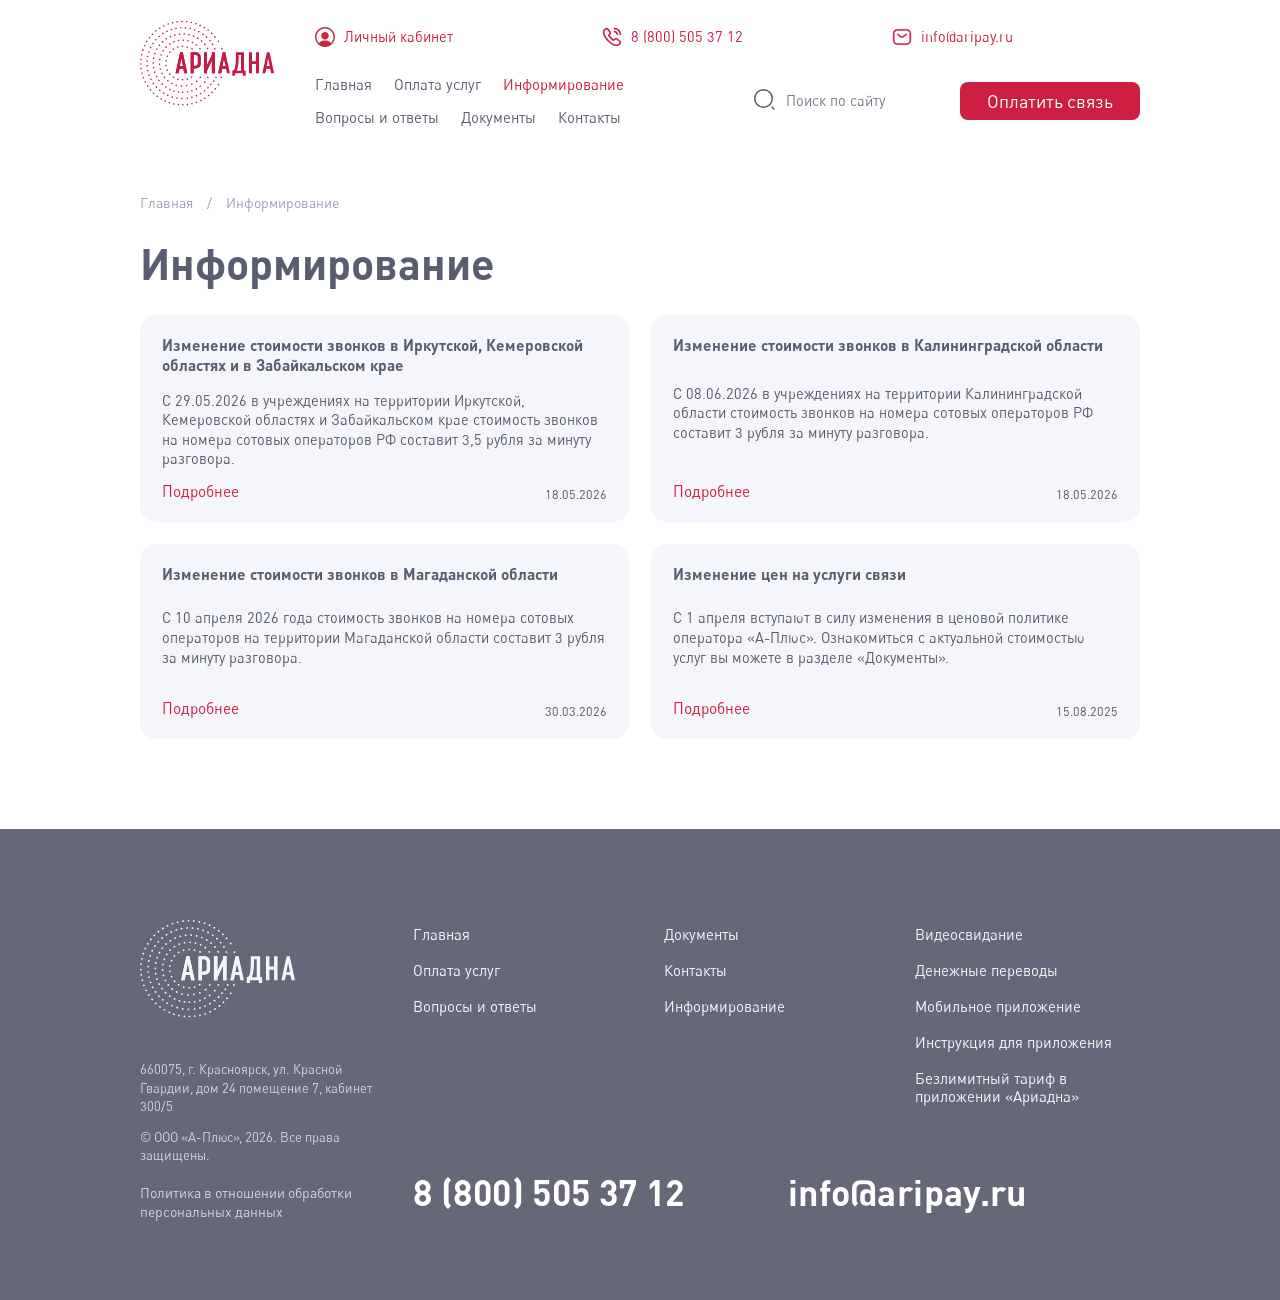
<file: news.html>
<!doctype html>
<html lang="ru">
  <head>
    <meta charset="UTF-8" />
    <meta name="viewport" content="width=device-width, initial-scale=1.0" />
    <title>Информирование — Ариадна</title>
    <link rel="stylesheet" href="./styles.css?v=mobile-menu-2" />
  </head>
  <body class="news-body">
    <header class="site-header">
      <div class="site-header__inner">
        <a class="logo-link" href="./main.html" aria-label="Ариадна, главная">
          <img src="./icon/logo.svg" width="180" height="117" alt="Ариадна" />
        </a>

        <div class="header-content">
          <div class="header-top" aria-label="Контакты">
            <a class="top-link" href="#">
              <img src="./icon/Group.svg" width="20" height="20" alt="" />
              <span>Личный кабинет</span>
            </a>
            <a class="top-link" href="tel:88005053712">
              <img src="./icon/Group-1.svg" width="20" height="20" alt="" />
              <span>8 (800) 505 37 12</span>
            </a>
            <a class="top-link" href="mailto:info@aripay.ru">
              <img src="./icon/mail.svg" width="20" height="20" alt="" />
              <span>info@aripay.ru</span>
            </a>
          </div>

          <div class="header-bottom">
            <nav class="main-nav" aria-label="Основная навигация">
              <a href="./main.html">Главная</a>
              <a href="./payment.html">Оплата услуг</a>
              <a class="is-active" href="./news.html">Информирование</a>
              <a href="./faq.html">Вопросы и ответы</a>
              <a href="./docs.html">Документы</a>
              <a href="./contacts.html">Контакты</a>
            </nav>
            <div class="header-actions">
              <form class="header-search" role="search">
                <label class="sr-only" for="header-search">Поиск по сайту</label>
                <img src="./icon/Label.svg" width="24" height="24" alt="" />
                <input id="header-search" name="q" type="search" placeholder="Поиск по сайту" />
              </form>
              <a class="pay-button" href="./payment.html">Оплатить связь</a>
            </div>
          </div>
        </div>
      </div>
    </header>

    <main class="news-page">
      <section class="news-section page-container">
        <nav class="breadcrumbs" aria-label="Хлебные крошки">
          <a href="./main.html">Главная</a>
          <span>/</span>
          <span>Информирование</span>
        </nav>

        <h1>Информирование</h1>

        <div class="news-grid" aria-label="Новости">
          <article
            class="news-card"
            data-news-card
            data-news-title="Изменение стоимости звонков в Иркутской, Кемеровской областях и в Забайкальском крае"
            data-news-date="18.05.2026"
            data-news-intro="Уважаемые клиенты!"
            data-news-text="С 29.05.2026 в учреждениях на территории Иркутской, Кемеровской областях и Забайкальском крае стоимость звонков на номера сотовых операторов РФ составит 3,5 рубля за минуту разговора."
          >
            <h2>Изменение стоимости звонков в Иркутской, Кемеровской областях и в Забайкальском крае</h2>
            <p>С 29.05.2026 в учреждениях на территории Иркутской, Кемеровской областях и Забайкальском крае стоимость звонков на номера сотовых операторов РФ составит 3,5 рубля за минуту разговора.</p>
            <div class="news-card__footer">
              <button type="button" data-open-news>Подробнее</button>
              <time datetime="2026-05-18">18.05.2026</time>
            </div>
          </article>

          <article
            class="news-card"
            data-news-card
            data-news-title="Изменение стоимости звонков в Калининградской области"
            data-news-date="18.05.2026"
            data-news-intro="Уважаемые клиенты!"
            data-news-text="С 08.06.2026 в учреждениях на территории Калининградской области стоимость звонков на номера сотовых операторов РФ составит 3 рубля за минуту разговора."
          >
            <h2>Изменение стоимости звонков в Калининградской области</h2>
            <p>С 08.06.2026 в учреждениях на территории Калининградской области стоимость звонков на номера сотовых операторов РФ составит 3 рубля за минуту разговора.</p>
            <div class="news-card__footer">
              <button type="button" data-open-news>Подробнее</button>
              <time datetime="2026-05-18">18.05.2026</time>
            </div>
          </article>

          <article
            class="news-card"
            data-news-card
            data-news-title="Изменение стоимости звонков в Магаданской области"
            data-news-date="30.03.2026"
            data-news-intro="Уважаемые клиенты!"
            data-news-text="С 10 апреля 2026 года стоимость звонков на номера сотовых операторов на территории Магаданской области составит 3 рубля за минуту разговора."
          >
            <h2>Изменение стоимости звонков в Магаданской области</h2>
            <p>С 10 апреля 2026 года стоимость звонков на номера сотовых операторов на территории Магаданской области составит 3 рубля за минуту разговора.</p>
            <div class="news-card__footer">
              <button type="button" data-open-news>Подробнее</button>
              <time datetime="2026-03-30">30.03.2026</time>
            </div>
          </article>

          <article
            class="news-card"
            data-news-card
            data-news-title="Изменение цен на услуги связи"
            data-news-date="15.08.2025"
            data-news-intro="Уважаемые клиенты!"
            data-news-text="С 1 апреля вступают в силу изменения в ценовой политике оператора «А-Плюс». Ознакомиться с актуальной стоимостью услуг вы можете в разделе «Документы»."
          >
            <h2>Изменение цен на услуги связи</h2>
            <p>С 1 апреля вступают в силу изменения в ценовой политике оператора «А-Плюс». Ознакомиться с актуальной стоимостью услуг вы можете в разделе «Документы».</p>
            <div class="news-card__footer">
              <button type="button" data-open-news>Подробнее</button>
              <time datetime="2025-08-15">15.08.2025</time>
            </div>
          </article>
        </div>
      </section>
    </main>

    <div class="news-modal" id="news-modal" hidden>
      <div class="news-modal__backdrop" data-close-news></div>
      <div class="news-modal__wrap">
        <div class="news-modal__dialog" role="dialog" aria-modal="true" aria-labelledby="news-modal-title">
          <article class="news-modal__article">
            <h2 id="news-modal-title"></h2>
            <time id="news-modal-date"></time>
            <strong id="news-modal-intro"></strong>
            <p id="news-modal-text"></p>
          </article>

          <aside class="news-modal__support" aria-label="Помощь по услугам">
            <div class="news-modal__support-copy">
              <h3>Есть вопросы об услугах оператора «А-Плюс»?</h3>
              <p>Задайте их нашим специалистам в онлайн-чате на сайте ариадна.рус, а также по телефону: <a href="tel:88005053712">8 (800) 505 37 12</a>.</p>
            </div>
            <img src="./assets/woman.png" width="575" height="450" alt="Специалист поддержки Ариадна" />
          </aside>
        </div>

        <button class="news-modal__close" type="button" aria-label="Закрыть новость" data-close-news>
          <span></span>
          <span></span>
        </button>
      </div>
    </div>

    <footer class="site-footer">
      <div class="footer-inner">
        <div class="footer-brand">
          <a class="footer-logo" href="./main.html" aria-label="Ариадна, главная">
            <img src="./icon/logo-white.svg" width="186" height="108" alt="Ариадна" />
          </a>
          <p>660075, г. Красноярск, ул. Красной Гвардии, дом 24 помещение 7, кабинет 300/5</p>
          <p>© ООО «А-Плюс», 2026. Все права защищены.</p>
          <a class="privacy-link" href="#">Политика в отношении обработки персональных данных</a>
        </div>
        <nav class="footer-nav footer-nav-primary" aria-label="Основные разделы">
          <a href="./main.html">Главная</a>
          <a href="./payment.html">Оплата услуг</a>
          <a href="./faq.html">Вопросы и ответы</a>
        </nav>
        <nav class="footer-nav footer-nav-secondary" aria-label="Информация">
          <a href="./docs.html">Документы</a>
          <a href="./contacts.html">Контакты</a>
          <a href="./news.html">Информирование</a>
        </nav>
        <nav class="footer-nav footer-nav-services" aria-label="Услуги">
          <a href="./videomeeting.html">Видеосвидание</a>
          <a href="./index.html">Денежные переводы</a>
          <a href="./app.html">Мобильное приложение</a>
          <a href="./app.html#app-setup">Инструкция для приложения</a>
          <a href="./unlimited.html">Безлимитный тариф в приложении «Ариадна»</a>
        </nav>
        <div class="footer-contact">
          <a class="footer-phone" href="tel:88005053712">8 (800) 505 37 12</a>
          <a class="footer-mail" href="mailto:info@aripay.ru">info@aripay.ru</a>
        </div>
      </div>
    </footer>

    <script src="./script.js?v=mobile-menu-2"></script>
  </body>
</html>
</file>
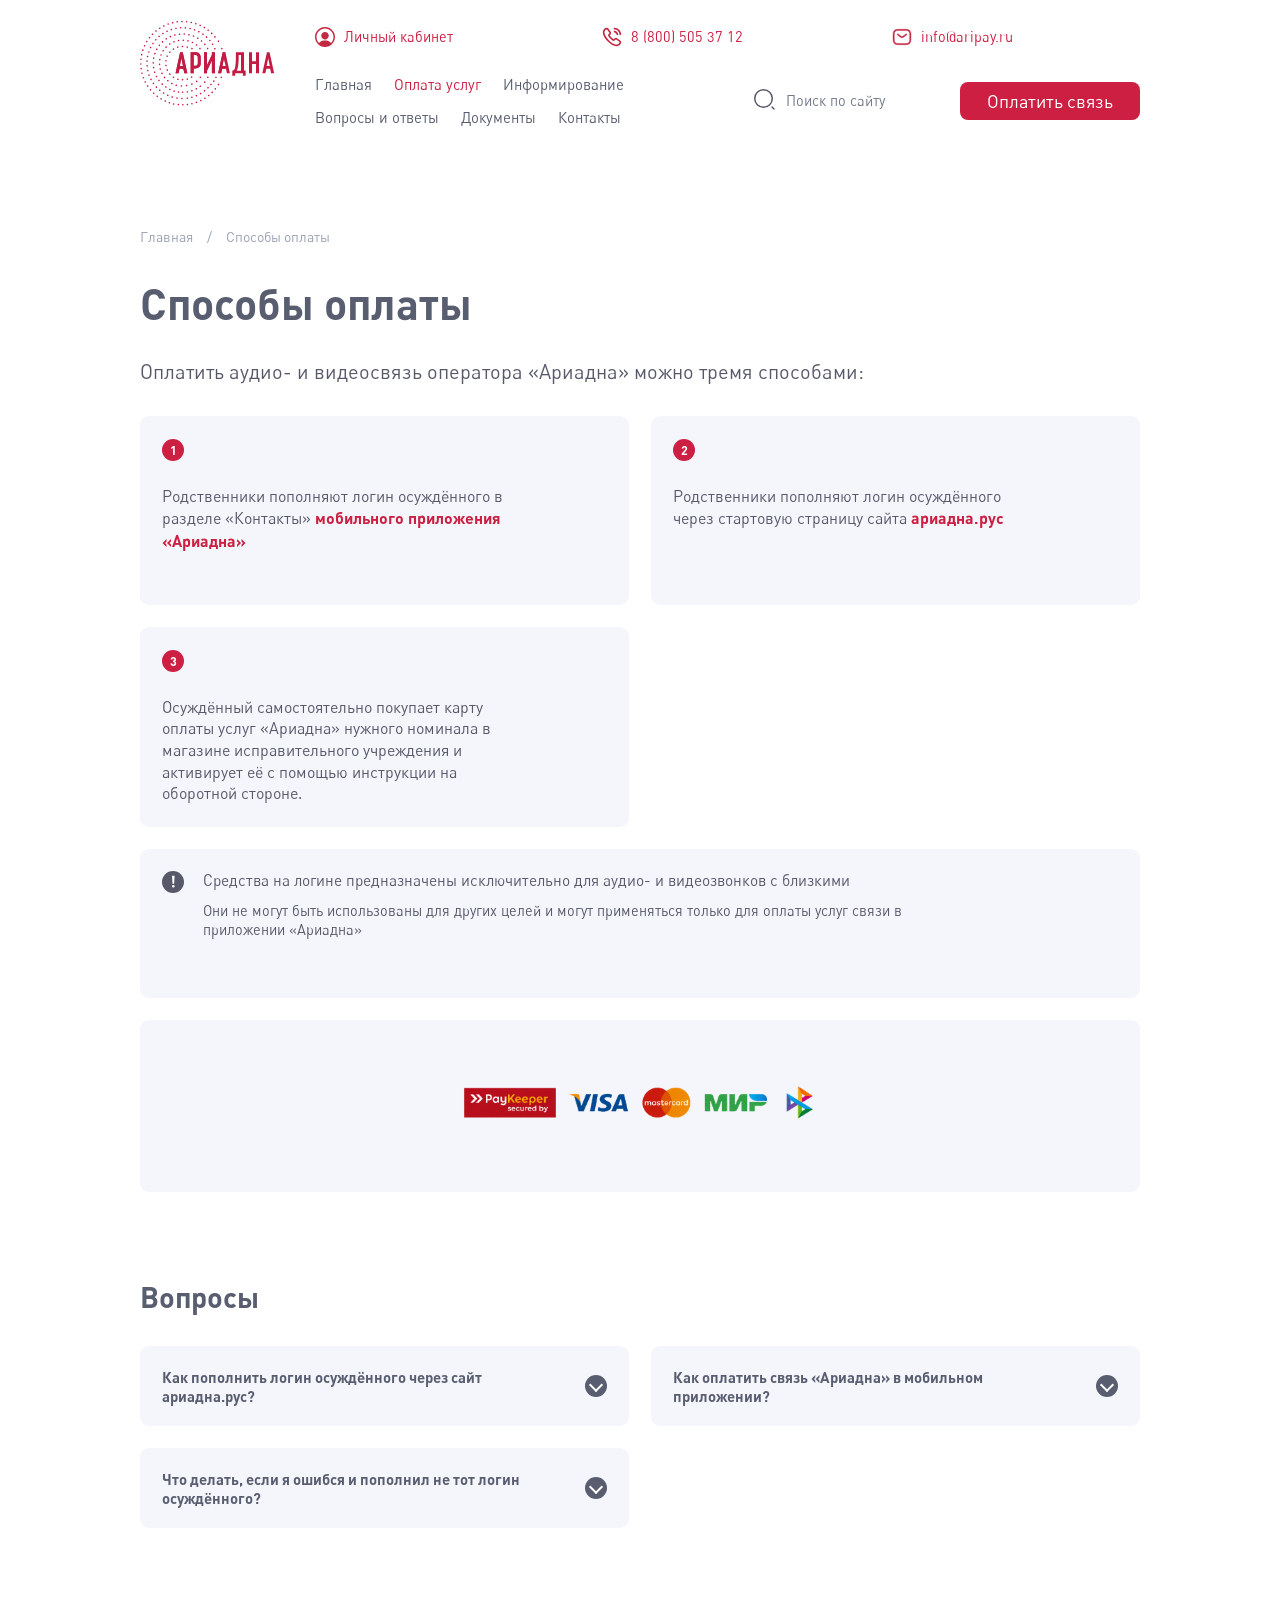
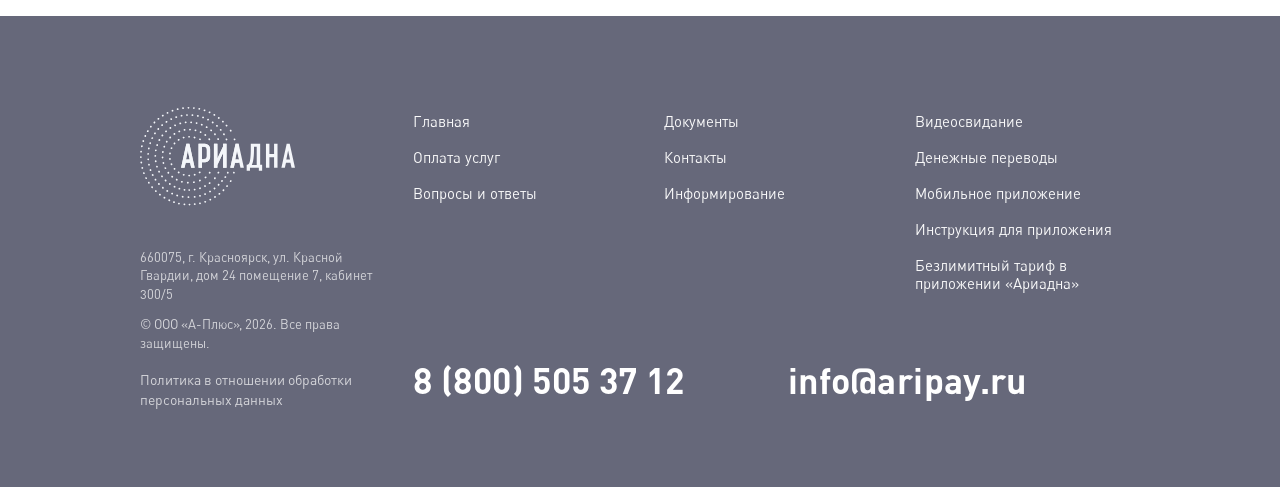
<file: payment.html>
<!doctype html>
<html lang="ru">
  <head>
    <meta charset="UTF-8" />
    <meta name="viewport" content="width=device-width, initial-scale=1.0" />
    <title>Способы оплаты — Ариадна</title>
    <link rel="stylesheet" href="./styles.css?v=mobile-menu-2" />
  </head>
  <body class="payment-body">
    <header class="site-header">
      <div class="site-header__inner">
        <a class="logo-link" href="./main.html" aria-label="Ариадна, главная">
          <img src="./icon/logo.svg" width="180" height="117" alt="Ариадна" />
        </a>

        <div class="header-content">
          <div class="header-top" aria-label="Контакты">
            <a class="top-link" href="#">
              <img src="./icon/Group.svg" width="20" height="20" alt="" />
              <span>Личный кабинет</span>
            </a>
            <a class="top-link" href="tel:88005053712">
              <img src="./icon/Group-1.svg" width="20" height="20" alt="" />
              <span>8 (800) 505 37 12</span>
            </a>
            <a class="top-link" href="mailto:info@aripay.ru">
              <img src="./icon/mail.svg" width="20" height="20" alt="" />
              <span>info@aripay.ru</span>
            </a>
          </div>

          <div class="header-bottom">
            <nav class="main-nav" aria-label="Основная навигация">
              <a href="./main.html">Главная</a>
              <a class="is-active" href="./payment.html">Оплата услуг</a>
              <a href="./news.html">Информирование</a>
              <a href="./faq.html">Вопросы и ответы</a>
              <a href="./docs.html">Документы</a>
              <a href="./contacts.html">Контакты</a>
            </nav>
            <div class="header-actions">
              <form class="header-search" role="search">
                <label class="sr-only" for="header-search">Поиск по сайту</label>
                <img src="./icon/Label.svg" width="24" height="24" alt="" />
                <input id="header-search" name="q" type="search" placeholder="Поиск по сайту" />
              </form>
              <a class="pay-button" href="./payment.html">Оплатить связь</a>
            </div>
          </div>
        </div>
      </div>
    </header>

    <main>
      <section class="payment-section page-container">
        <nav class="breadcrumbs" aria-label="Хлебные крошки">
          <a href="./main.html">Главная</a>
          <span>/</span>
          <span>Способы оплаты</span>
        </nav>

        <h1>Способы оплаты</h1>
        <p class="payment-lead">Оплатить аудио- и видеосвязь оператора «Ариадна» можно тремя способами:</p>

        <div class="payment-method-grid">
          <article class="payment-method-card">
            <span class="payment-number">1</span>
            <p>Родственники пополняют логин осуждённого в разделе «Контакты» <strong>мобильного приложения «Ариадна»</strong></p>
          </article>
          <article class="payment-method-card">
            <span class="payment-number">2</span>
            <p>Родственники пополняют логин осуждённого через стартовую страницу сайта <strong>ариадна.рус</strong></p>
          </article>
          <article class="payment-method-card">
            <span class="payment-number">3</span>
            <p>Осуждённый самостоятельно покупает карту оплаты услуг «Ариадна» нужного номинала в магазине исправительного учреждения и активирует её с помощью инструкции на оборотной стороне.</p>
          </article>

          <aside class="payment-note">
            <img src="./icon/mark.svg" width="24" height="24" alt="" />
            <div>
              <h2>Средства на логине предназначены исключительно для аудио- и видеозвонков с близкими</h2>
              <p>Они не могут быть использованы для других целей и могут применяться только для оплаты услуг связи в приложении «Ариадна»</p>
            </div>
          </aside>

          <aside class="payment-banks" aria-label="Поддерживаемые способы оплаты">
            <img src="./icon/lg.png" width="364" height="66" alt="PayKeeper, Visa, Mastercard, Мир, СБП" />
          </aside>
        </div>
      </section>

      <section class="payment-faq page-container" id="payment-faq">
        <h2>Вопросы</h2>
        <div class="payment-faq-grid">
          <div class="payment-faq-list" aria-label="Частые вопросы по оплате">
            <details class="payment-faq-item">
              <summary>Как пополнить логин осуждённого через сайт ариадна.рус?</summary>
              <div class="payment-faq-answer">
                <p>Перейдите на <a href="#">главную страницу сайта</a> и найдите строку «Внесение платежа на оплату услуг связи». В неё впишите логин, на который необходимо зачислить деньги, и сумму платежа.</p>
                <p>Далее нажмите «Перейти к оплате».</p>
                <p>Введите код с картинки, электронную почту для отправки чека и нажмите «Продолжить».</p>
                <p>Проверьте данные и нажмите «Подтвердить».</p>
                <p>Выберите удобный способ оплаты (карта или СБП) и завершите платёж. К оплате принимаются все виды карт МИР, Visa (кроме Electron), Mastercard (кроме Maestro).</p>
              </div>
            </details>

            <details class="payment-faq-item">
              <summary>Как оплатить связь «Ариадна» в мобильном приложении?</summary>
              <div class="payment-faq-answer">
                <p><a href="#">Скачайте мобильное приложение</a> и войдите в раздел «Контакты». Под ФИО осуждённого вы увидите сумму на его балансе, а также кнопку «Пополнить».</p>
                <p>Далее введите сумму пополнения (не меньше 10 ₽), нажмите на значок банковской карты и выберите удобный способ оплаты.</p>
              </div>
            </details>

            <details class="payment-faq-item">
              <summary>Что делать, если я ошибся и пополнил не тот логин осуждённого?</summary>
              <div class="payment-faq-answer">
                <p>Напишите заявление о переводе денежных средств на нужный логин осуждённого. Его форму можно найти в разделе <a href="./docs.html">«Документы»</a>.</p>
                <p>Далее отправьте заявление нашим специалистам на адрес info@aripay.ru.</p>
                <p>Также вы можете вернуть деньги. Форма заявления на возврат доступна в разделе <a href="./docs.html">«Документы»</a>.</p>
              </div>
            </details>
          </div>
        </div>
      </section>
    </main>

    <footer class="site-footer">
      <div class="footer-inner">
        <div class="footer-brand">
          <a class="footer-logo" href="./main.html" aria-label="Ариадна, главная">
            <img src="./icon/logo-white.svg" width="186" height="108" alt="Ариадна" />
          </a>
          <p>660075, г. Красноярск, ул. Красной Гвардии, дом 24 помещение 7, кабинет 300/5</p>
          <p>© ООО «А-Плюс», 2026. Все права защищены.</p>
          <a class="privacy-link" href="#">Политика в отношении обработки персональных данных</a>
        </div>
        <nav class="footer-nav footer-nav-primary" aria-label="Основные разделы">
          <a href="./main.html">Главная</a>
          <a href="./payment.html">Оплата услуг</a>
          <a href="./faq.html">Вопросы и ответы</a>
        </nav>
        <nav class="footer-nav footer-nav-secondary" aria-label="Информация">
          <a href="./docs.html">Документы</a>
          <a href="./contacts.html">Контакты</a>
          <a href="./news.html">Информирование</a>
        </nav>
        <nav class="footer-nav footer-nav-services" aria-label="Услуги">
          <a href="./videomeeting.html">Видеосвидание</a>
          <a href="./index.html">Денежные переводы</a>
          <a href="./app.html">Мобильное приложение</a>
          <a href="./app.html#app-setup">Инструкция для приложения</a>
          <a href="./unlimited.html">Безлимитный тариф в приложении «Ариадна»</a>
        </nav>
        <div class="footer-contact">
          <a class="footer-phone" href="tel:88005053712">8 (800) 505 37 12</a>
          <a class="footer-mail" href="mailto:info@aripay.ru">info@aripay.ru</a>
        </div>
      </div>
    </footer>

    <script src="./script.js?v=mobile-menu-2"></script>
  </body>
</html>
</file>
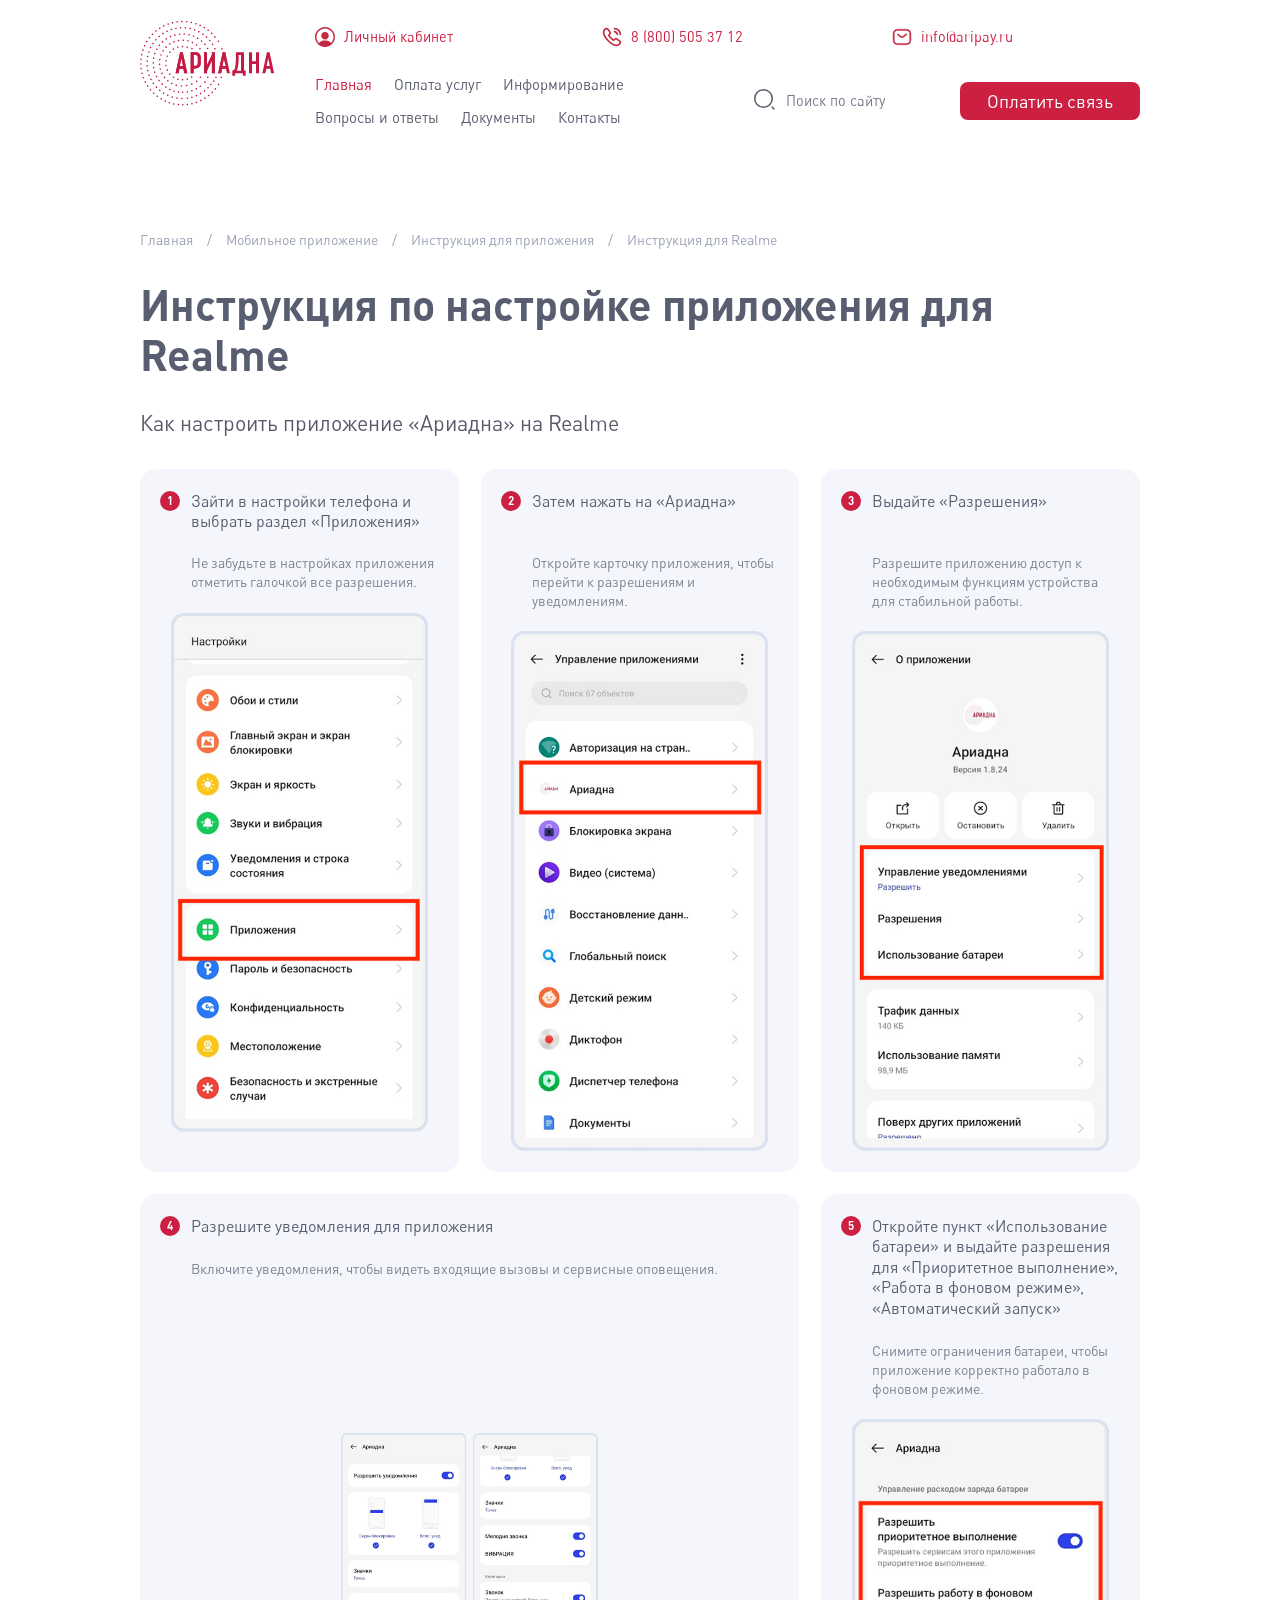
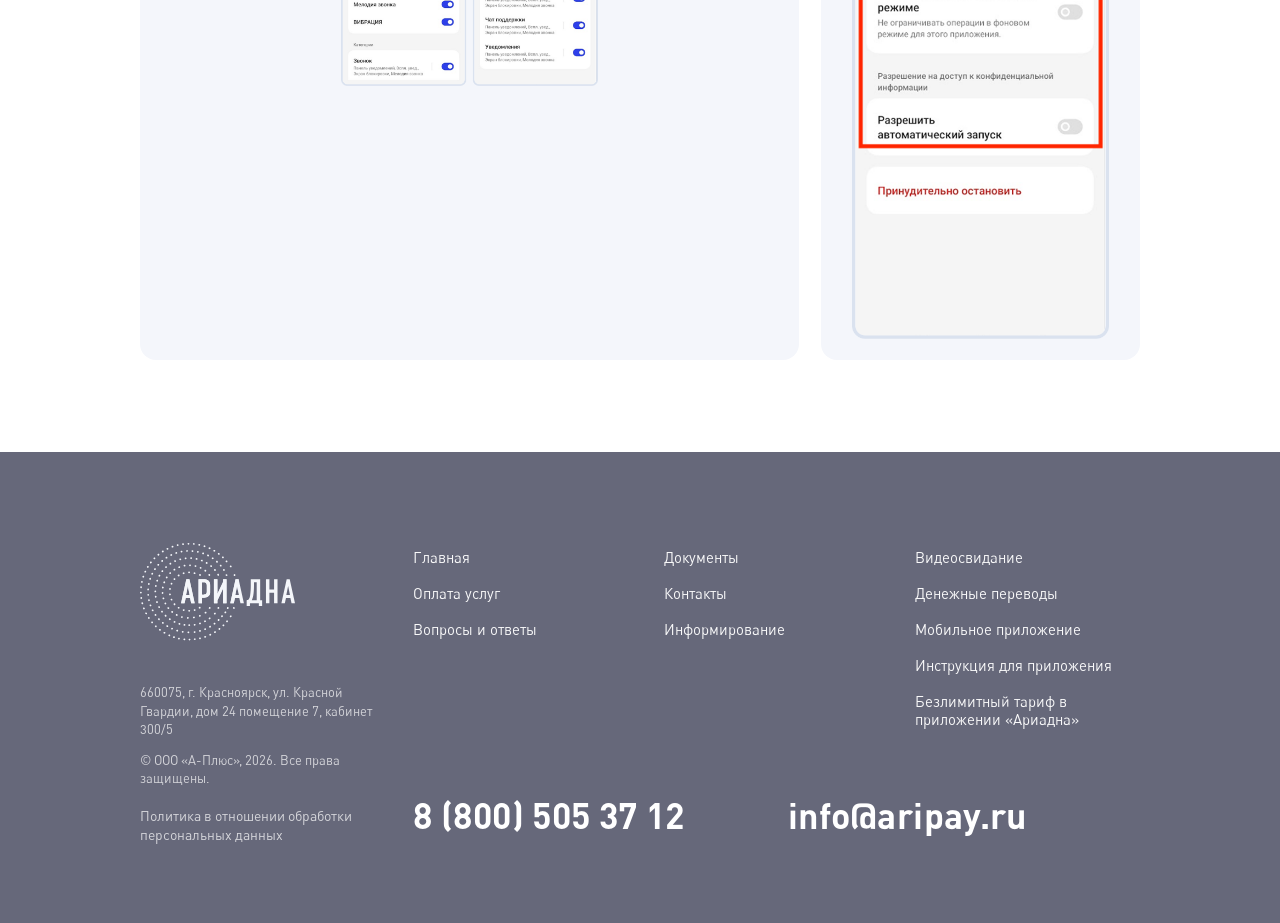
<file: realme.html>
<!doctype html>
<html lang="ru">
  <head>
    <meta charset="UTF-8" />
    <meta name="viewport" content="width=device-width, initial-scale=1.0" />
    <title>Инструкция для Realme — Ариадна</title>
    <link rel="stylesheet" href="./styles.css?v=mobile-menu-2" />
  </head>
  <body class="instruction-body">
    <header class="site-header">
      <div class="site-header__inner">
        <a class="logo-link" href="./main.html" aria-label="Ариадна, главная">
          <img src="./icon/logo.svg" width="180" height="117" alt="Ариадна" />
        </a>

        <div class="header-content">
          <div class="header-top" aria-label="Контакты">
            <a class="top-link" href="#">
              <img src="./icon/Group.svg" width="20" height="20" alt="" />
              <span>Личный кабинет</span>
            </a>
            <a class="top-link" href="tel:88005053712">
              <img src="./icon/Group-1.svg" width="20" height="20" alt="" />
              <span>8 (800) 505 37 12</span>
            </a>
            <a class="top-link" href="mailto:info@aripay.ru">
              <img src="./icon/mail.svg" width="20" height="20" alt="" />
              <span>info@aripay.ru</span>
            </a>
          </div>

          <div class="header-bottom">
            <nav class="main-nav" aria-label="Основная навигация">
              <a class="is-active" href="./main.html">Главная</a>
              <a href="./payment.html">Оплата услуг</a>
              <a href="./news.html">Информирование</a>
              <a href="./faq.html">Вопросы и ответы</a>
              <a href="./docs.html">Документы</a>
              <a href="./contacts.html">Контакты</a>
            </nav>
            <div class="header-actions">
              <form class="header-search" role="search">
                <label class="sr-only" for="header-search">Поиск по сайту</label>
                <img src="./icon/Label.svg" width="24" height="24" alt="" />
                <input id="header-search" name="q" type="search" placeholder="Поиск по сайту" />
              </form>
              <a class="pay-button" href="./payment.html">Оплатить связь</a>
            </div>
          </div>
        </div>

        <a class="mobile-header-phone" href="tel:88005053712" aria-label="Позвонить 8 (800) 505 37 12">8 (800) 505 37 12</a>
      </div>
    </header>

    <main class="instruction-main">
      <section class="instruction-page page-container" aria-labelledby="instruction-title">
        <nav class="breadcrumbs" aria-label="Хлебные крошки">
          <a href="./main.html">Главная</a>
          <span>/</span>
          <a href="./app.html">Мобильное приложение</a>
          <span>/</span>
          <a href="./app.html#app-setup">Инструкция для приложения</a>
          <span>/</span>
          <span>Инструкция для Realme</span>
        </nav>

        <h1 id="instruction-title">Инструкция по настройке приложения для Realme</h1>
        <p class="instruction-lead">Как настроить приложение «Ариадна» на Realme</p>

        <div class="instruction-steps">
          <article class="instruction-step-card">
            <h2><span>1</span>Зайти в настройки телефона и выбрать раздел «Приложения»</h2>
            <p>Не забудьте в настройках приложения отметить галочкой все разрешения.</p>
            <img src="./assets/realme/images.png" width="936" height="1892" alt="Настройки Realme, выбран раздел Приложения" />
          </article>

          <article class="instruction-step-card">
            <h2><span>2</span>Затем нажать на «Ариадна»</h2>
            <p>Откройте карточку приложения, чтобы перейти к разрешениям и уведомлениям.</p>
            <img src="./assets/realme/images-1.png" width="936" height="1892" alt="Управление приложениями Realme, выбрано приложение Ариадна" />
          </article>

          <article class="instruction-step-card">
            <h2><span>3</span>Выдайте «Разрешения»</h2>
            <p>Разрешите приложению доступ к необходимым функциям устройства для стабильной работы.</p>
            <img src="./assets/realme/images-2.png" width="936" height="1892" alt="Экран о приложении Ариадна на Realme" />
          </article>

          <article class="instruction-step-card instruction-step-card--wide">
            <h2><span>4</span>Разрешите уведомления для приложения</h2>
            <p>Включите уведомления, чтобы видеть входящие вызовы и сервисные оповещения.</p>
            <img src="./assets/realme/images-3.png" width="1920" height="1892" alt="Экраны уведомлений приложения Ариадна на Realme" />
          </article>

          <article class="instruction-step-card">
            <h2><span>5</span>Откройте пункт «Использование батареи» и выдайте разрешения для «Приоритетное выполнение», «Работа в фоновом режиме», «Автоматический запуск»</h2>
            <p>Снимите ограничения батареи, чтобы приложение корректно работало в фоновом режиме.</p>
            <img src="./assets/realme/images-4.png" width="936" height="1892" alt="Настройки использования батареи приложения Ариадна на Realme" />
          </article>
        </div>
      </section>
    </main>

    <footer class="site-footer">
      <div class="footer-inner">
        <div class="footer-brand">
          <a class="footer-logo" href="./main.html" aria-label="Ариадна, главная">
            <img src="./icon/logo-white.svg" width="186" height="108" alt="Ариадна" />
          </a>
          <p>660075, г. Красноярск, ул. Красной Гвардии, дом 24 помещение 7, кабинет 300/5</p>
          <p>© ООО «А-Плюс», 2026. Все права защищены.</p>
          <a class="privacy-link" href="#">Политика в отношении обработки персональных данных</a>
        </div>
        <nav class="footer-nav footer-nav-primary" aria-label="Основные разделы">
          <a href="./main.html">Главная</a>
          <a href="./payment.html">Оплата услуг</a>
          <a href="./faq.html">Вопросы и ответы</a>
        </nav>
        <nav class="footer-nav footer-nav-secondary" aria-label="Информация">
          <a href="./docs.html">Документы</a>
          <a href="./contacts.html">Контакты</a>
          <a href="./news.html">Информирование</a>
        </nav>
        <nav class="footer-nav footer-nav-services" aria-label="Услуги">
          <a href="./videomeeting.html">Видеосвидание</a>
          <a href="./index.html">Денежные переводы</a>
          <a href="./app.html">Мобильное приложение</a>
          <a href="./app.html#app-setup">Инструкция для приложения</a>
          <a href="./unlimited.html">Безлимитный тариф в приложении «Ариадна»</a>
        </nav>
        <div class="footer-contact">
          <a class="footer-phone" href="tel:88005053712">8 (800) 505 37 12</a>
          <a class="footer-mail" href="mailto:info@aripay.ru">info@aripay.ru</a>
        </div>
        <div class="instruction-footer-mobile-nav" aria-label="Навигация в футере">
          <div>
            <a href="./payment.html">Оплата услуг</a>
            <a href="./faq.html">Вопросы и ответы</a>
            <a href="./docs.html">Документы</a>
            <a href="./contacts.html">Контакты</a>
            <a href="./news.html">Информирование</a>
          </div>
          <div>
            <a href="./main.html">Главная</a>
            <a href="./videomeeting.html">Видеосвидание</a>
            <a href="./index.html">Денежные переводы</a>
            <a href="./app.html#app-setup">Инструкция для приложения</a>
            <a href="./unlimited.html">Безлимитный тариф в приложении «Ариадна»</a>
          </div>
        </div>
      </div>
    </footer>

    <script src="./script.js?v=mobile-menu-2"></script>
  </body>
</html>
</file>
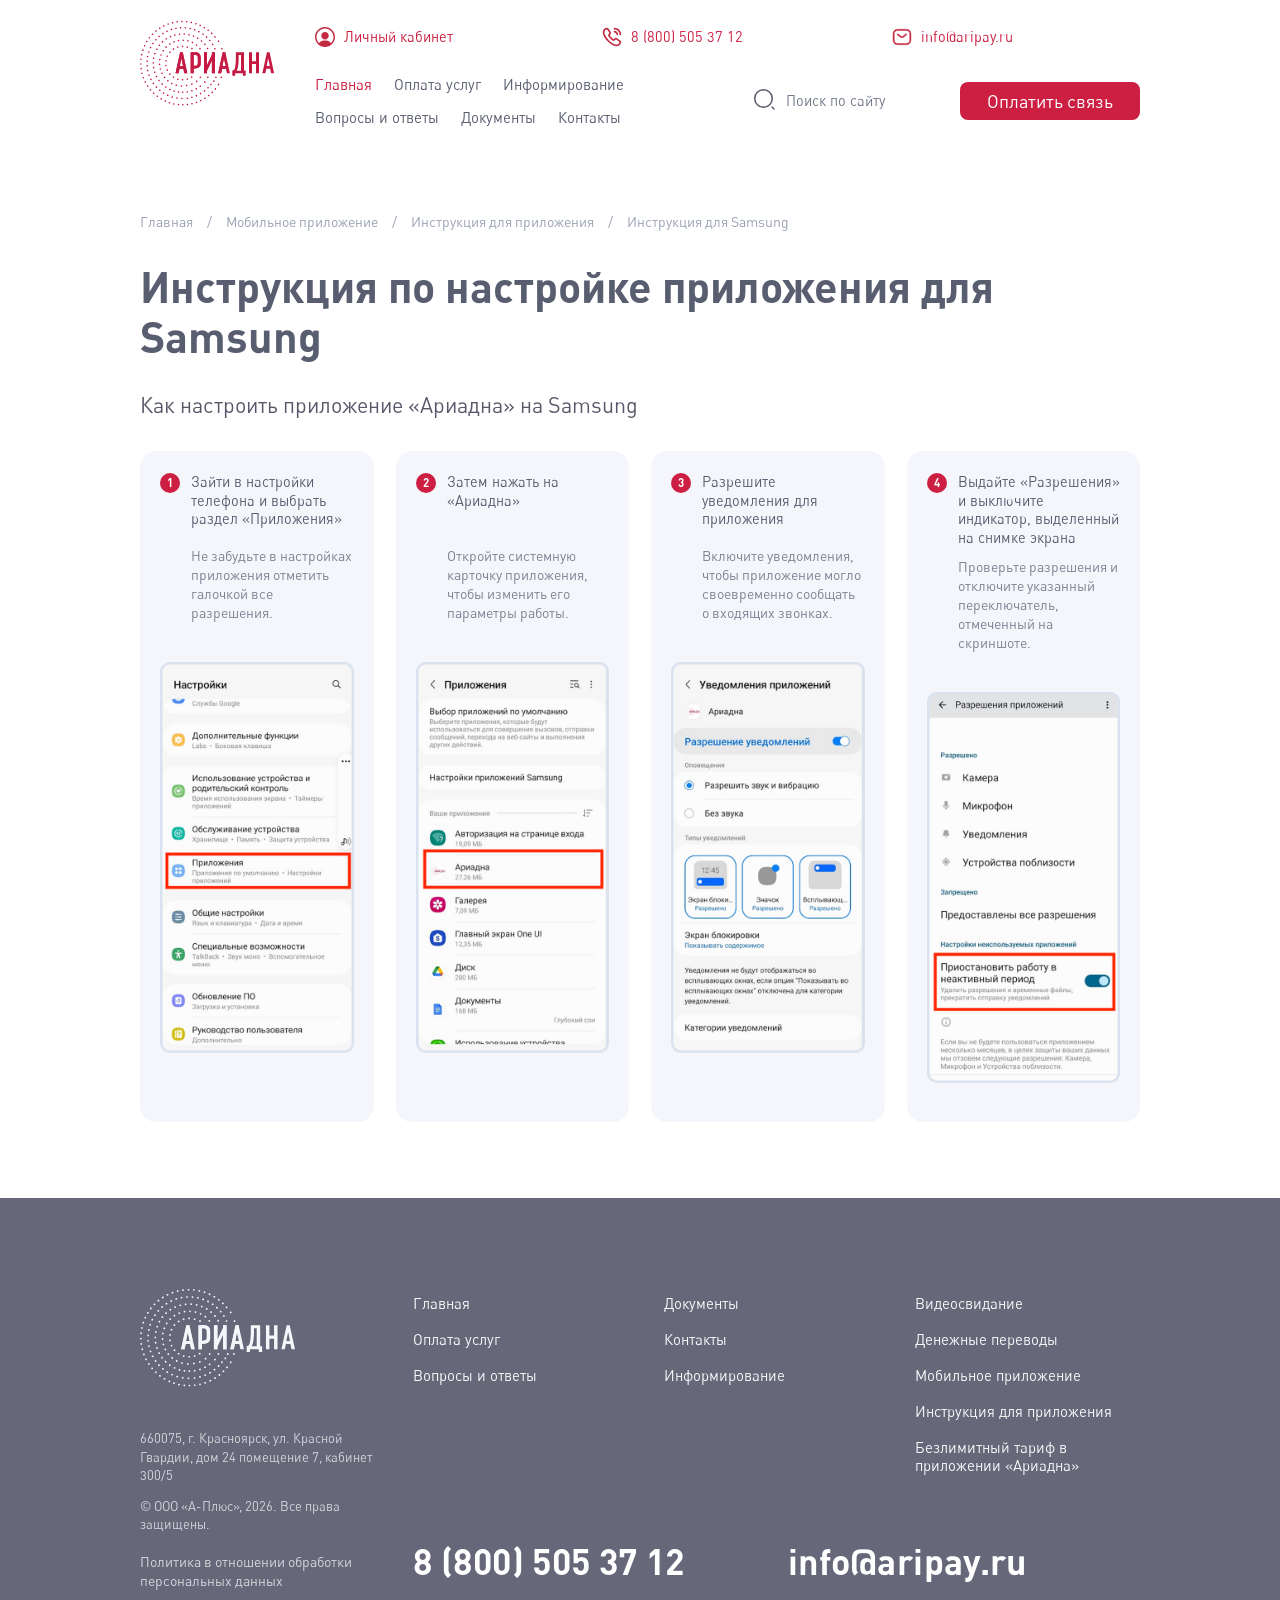
<file: samsung.html>
<!doctype html>
<html lang="ru">
  <head>
    <meta charset="UTF-8" />
    <meta name="viewport" content="width=device-width, initial-scale=1.0" />
    <title>Инструкция для Samsung — Ариадна</title>
    <link rel="stylesheet" href="./styles.css?v=mobile-menu-2" />
  </head>
  <body class="instruction-body instruction-body--compact">
    <header class="site-header">
      <div class="site-header__inner">
        <a class="logo-link" href="./main.html" aria-label="Ариадна, главная">
          <img src="./icon/logo.svg" width="180" height="117" alt="Ариадна" />
        </a>

        <div class="header-content">
          <div class="header-top" aria-label="Контакты">
            <a class="top-link" href="#">
              <img src="./icon/Group.svg" width="20" height="20" alt="" />
              <span>Личный кабинет</span>
            </a>
            <a class="top-link" href="tel:88005053712">
              <img src="./icon/Group-1.svg" width="20" height="20" alt="" />
              <span>8 (800) 505 37 12</span>
            </a>
            <a class="top-link" href="mailto:info@aripay.ru">
              <img src="./icon/mail.svg" width="20" height="20" alt="" />
              <span>info@aripay.ru</span>
            </a>
          </div>

          <div class="header-bottom">
            <nav class="main-nav" aria-label="Основная навигация">
              <a class="is-active" href="./main.html">Главная</a>
              <a href="./payment.html">Оплата услуг</a>
              <a href="./news.html">Информирование</a>
              <a href="./faq.html">Вопросы и ответы</a>
              <a href="./docs.html">Документы</a>
              <a href="./contacts.html">Контакты</a>
            </nav>
            <div class="header-actions">
              <form class="header-search" role="search">
                <label class="sr-only" for="header-search">Поиск по сайту</label>
                <img src="./icon/Label.svg" width="24" height="24" alt="" />
                <input id="header-search" name="q" type="search" placeholder="Поиск по сайту" />
              </form>
              <a class="pay-button" href="./payment.html">Оплатить связь</a>
            </div>
          </div>
        </div>

        <a class="mobile-header-phone" href="tel:88005053712" aria-label="Позвонить 8 (800) 505 37 12">8 (800) 505 37 12</a>
      </div>
    </header>

    <main class="instruction-main">
      <section class="instruction-page page-container" aria-labelledby="instruction-title">
        <nav class="breadcrumbs" aria-label="Хлебные крошки">
          <a href="./main.html">Главная</a>
          <span>/</span>
          <a href="./app.html">Мобильное приложение</a>
          <span>/</span>
          <a href="./app.html#app-setup">Инструкция для приложения</a>
          <span>/</span>
          <span>Инструкция для Samsung</span>
        </nav>

        <h1 id="instruction-title">Инструкция по настройке приложения для Samsung</h1>
        <p class="instruction-lead">Как настроить приложение «Ариадна» на Samsung</p>

        <div class="instruction-steps instruction-steps--four">
          <article class="instruction-step-card">
            <h2><span>1</span>Зайти в настройки телефона и выбрать раздел «Приложения»</h2>
            <p>Не забудьте в настройках приложения отметить галочкой все разрешения.</p>
            <img src="./assets/sumsung/images.png" width="936" height="1892" alt="Настройки Samsung, выбран раздел Приложения" />
          </article>

          <article class="instruction-step-card">
            <h2><span>2</span>Затем нажать на «Ариадна»</h2>
            <p>Откройте системную карточку приложения, чтобы изменить его параметры работы.</p>
            <img src="./assets/sumsung/images-1.png" width="936" height="1892" alt="Список приложений Samsung, выбрано приложение Ариадна" />
          </article>

          <article class="instruction-step-card">
            <h2><span>3</span>Разрешите уведомления для приложения</h2>
            <p>Включите уведомления, чтобы приложение могло своевременно сообщать о входящих звонках.</p>
            <img src="./assets/sumsung/images-2.png" width="936" height="1892" alt="Экран уведомлений приложения Ариадна на Samsung" />
          </article>

          <article class="instruction-step-card">
            <h2><span>4</span>Выдайте «Разрешения» и выключите индикатор, выделенный на снимке экрана</h2>
            <p>Проверьте разрешения и отключите указанный переключатель, отмеченный на скриншоте.</p>
            <img src="./assets/sumsung/images-3.png" width="936" height="1892" alt="Экран разрешений приложения Ариадна на Samsung" />
          </article>
        </div>
      </section>
    </main>

    <footer class="site-footer">
      <div class="footer-inner">
        <div class="footer-brand">
          <a class="footer-logo" href="./main.html" aria-label="Ариадна, главная">
            <img src="./icon/logo-white.svg" width="186" height="108" alt="Ариадна" />
          </a>
          <p>660075, г. Красноярск, ул. Красной Гвардии, дом 24 помещение 7, кабинет 300/5</p>
          <p>© ООО «А-Плюс», 2026. Все права защищены.</p>
          <a class="privacy-link" href="#">Политика в отношении обработки персональных данных</a>
        </div>
        <nav class="footer-nav footer-nav-primary" aria-label="Основные разделы">
          <a href="./main.html">Главная</a>
          <a href="./payment.html">Оплата услуг</a>
          <a href="./faq.html">Вопросы и ответы</a>
        </nav>
        <nav class="footer-nav footer-nav-secondary" aria-label="Информация">
          <a href="./docs.html">Документы</a>
          <a href="./contacts.html">Контакты</a>
          <a href="./news.html">Информирование</a>
        </nav>
        <nav class="footer-nav footer-nav-services" aria-label="Услуги">
          <a href="./videomeeting.html">Видеосвидание</a>
          <a href="./index.html">Денежные переводы</a>
          <a href="./app.html">Мобильное приложение</a>
          <a href="./app.html#app-setup">Инструкция для приложения</a>
          <a href="./unlimited.html">Безлимитный тариф в приложении «Ариадна»</a>
        </nav>
        <div class="footer-contact">
          <a class="footer-phone" href="tel:88005053712">8 (800) 505 37 12</a>
          <a class="footer-mail" href="mailto:info@aripay.ru">info@aripay.ru</a>
        </div>
        <div class="instruction-footer-mobile-nav" aria-label="Навигация в футере">
          <div>
            <a href="./payment.html">Оплата услуг</a>
            <a href="./faq.html">Вопросы и ответы</a>
            <a href="./docs.html">Документы</a>
            <a href="./contacts.html">Контакты</a>
            <a href="./news.html">Информирование</a>
          </div>
          <div>
            <a href="./main.html">Главная</a>
            <a href="./videomeeting.html">Видеосвидание</a>
            <a href="./index.html">Денежные переводы</a>
            <a href="./app.html#app-setup">Инструкция для приложения</a>
            <a href="./unlimited.html">Безлимитный тариф в приложении «Ариадна»</a>
          </div>
        </div>
      </div>
    </footer>

    <script src="./script.js?v=mobile-menu-2"></script>
  </body>
</html>
</file>
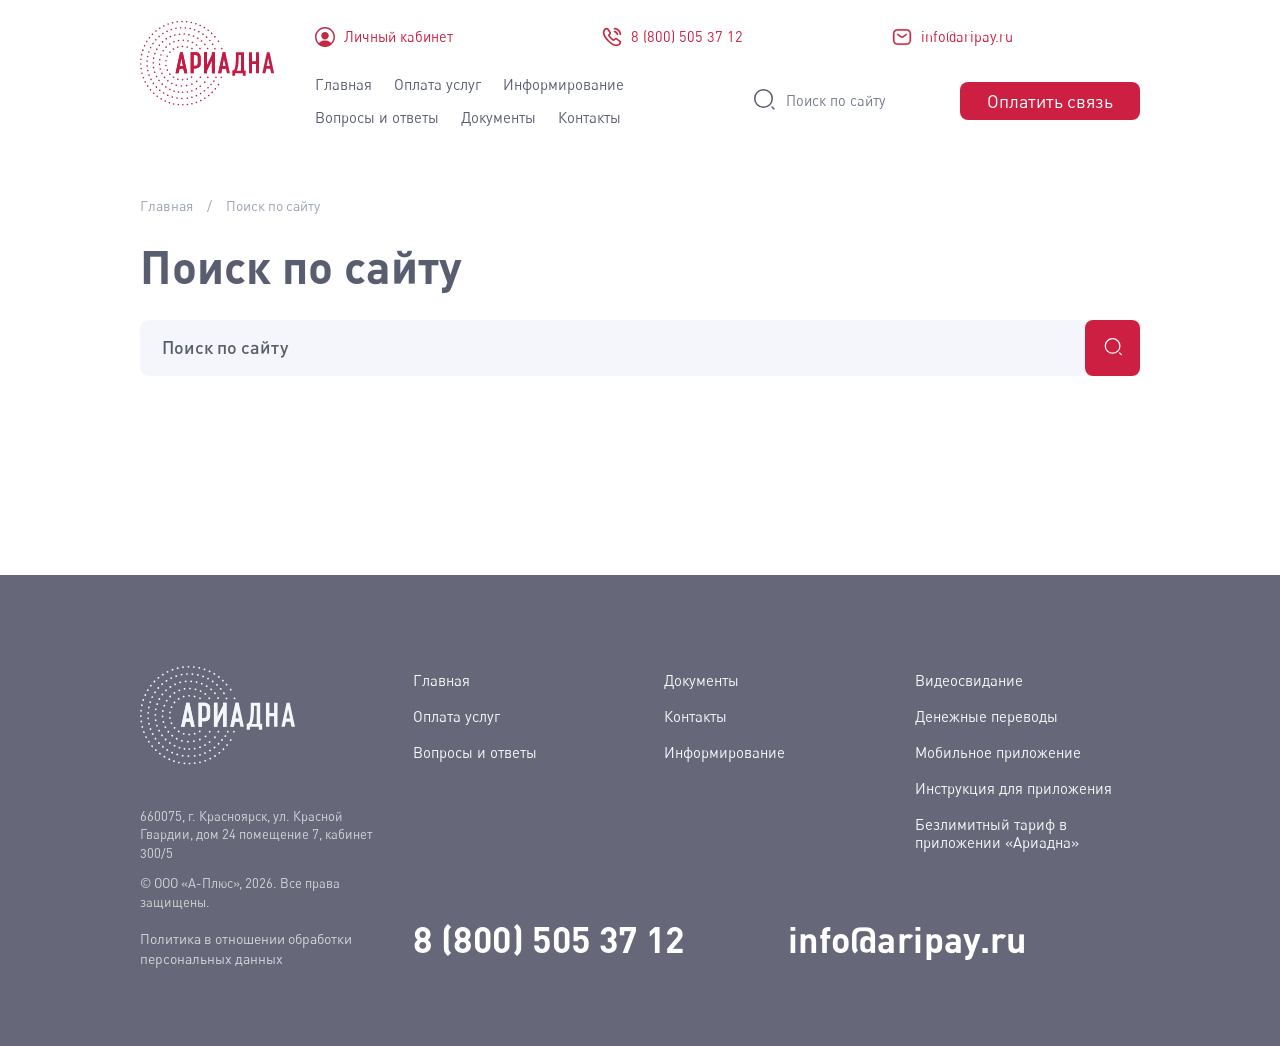
<file: search.html>
<!doctype html>
<html lang="ru">
  <head>
    <meta charset="UTF-8" />
    <meta name="viewport" content="width=device-width, initial-scale=1.0" />
    <title>Результаты поиска — Ариадна</title>
    <link rel="stylesheet" href="./styles.css?v=mobile-menu-2" />
  </head>
  <body class="search-body">
    <header class="site-header">
      <div class="site-header__inner">
        <a class="logo-link" href="./main.html" aria-label="Ариадна, главная">
          <img src="./icon/logo.svg" width="180" height="117" alt="Ариадна" />
        </a>

        <div class="header-content">
          <div class="header-top" aria-label="Контакты">
            <a class="top-link" href="#">
              <img src="./icon/Group.svg" width="20" height="20" alt="" />
              <span>Личный кабинет</span>
            </a>
            <a class="top-link" href="tel:88005053712">
              <img src="./icon/Group-1.svg" width="20" height="20" alt="" />
              <span>8 (800) 505 37 12</span>
            </a>
            <a class="top-link" href="mailto:info@aripay.ru">
              <img src="./icon/mail.svg" width="20" height="20" alt="" />
              <span>info@aripay.ru</span>
            </a>
          </div>

          <div class="header-bottom">
            <nav class="main-nav" aria-label="Основная навигация">
              <a href="./main.html">Главная</a>
              <a href="./payment.html">Оплата услуг</a>
              <a href="./news.html">Информирование</a>
              <a href="./faq.html">Вопросы и ответы</a>
              <a href="./docs.html">Документы</a>
              <a href="./contacts.html">Контакты</a>
            </nav>
            <div class="header-actions">
              <form class="header-search" role="search">
                <label class="sr-only" for="header-search">Поиск по сайту</label>
                <img src="./icon/Label.svg" width="24" height="24" alt="" />
                <input id="header-search" name="q" type="search" placeholder="Поиск по сайту" />
              </form>
              <a class="pay-button" href="./payment.html">Оплатить связь</a>
            </div>
          </div>
        </div>
      </div>
    </header>

    <main class="search-page">
      <div class="page-container">
        <nav class="breadcrumbs" aria-label="Хлебные крошки">
          <a href="./main.html">Главная</a>
          <span>/</span>
          <span id="crumbText">Поиск по сайту</span>
        </nav>

        <h1 id="pageTitle">Поиск по сайту</h1>

        <form class="search-form" role="search">
          <label class="sr-only" for="page-search">Поисковый запрос</label>
          <input id="page-search" name="q" type="search" placeholder="Поиск по сайту" />
          <button type="submit" aria-label="Искать">
            <img src="./icon/Label.svg" width="32" height="32" alt="" />
          </button>
        </form>

        <p class="result-summary" id="resultSummary" hidden></p>
        <section class="results-list" id="resultsList" aria-label="Результаты поиска"></section>
      </div>
    </main>

    <footer class="site-footer">
      <div class="footer-inner">
        <div class="footer-brand">
          <a class="footer-logo" href="./main.html" aria-label="Ариадна, главная">
            <img src="./icon/logo-white.svg" width="186" height="108" alt="Ариадна" />
          </a>
          <p>660075, г. Красноярск, ул. Красной Гвардии, дом 24 помещение 7, кабинет 300/5</p>
          <p>© ООО «А-Плюс», 2026. Все права защищены.</p>
          <a class="privacy-link" href="#">Политика в отношении обработки персональных данных</a>
        </div>
        <nav class="footer-nav footer-nav-primary" aria-label="Основные разделы">
          <a href="./main.html">Главная</a>
          <a href="./payment.html">Оплата услуг</a>
          <a href="./faq.html">Вопросы и ответы</a>
        </nav>
        <nav class="footer-nav footer-nav-secondary" aria-label="Информация">
          <a href="./docs.html">Документы</a>
          <a href="./contacts.html">Контакты</a>
          <a href="./news.html">Информирование</a>
        </nav>
        <nav class="footer-nav footer-nav-services" aria-label="Услуги">
          <a href="./videomeeting.html">Видеосвидание</a>
          <a href="./index.html">Денежные переводы</a>
          <a href="./app.html">Мобильное приложение</a>
          <a href="./app.html#app-setup">Инструкция для приложения</a>
          <a href="./unlimited.html">Безлимитный тариф в приложении «Ариадна»</a>
        </nav>
        <div class="footer-contact">
          <a class="footer-phone" href="tel:88005053712">8 (800) 505 37 12</a>
          <a class="footer-mail" href="mailto:info@aripay.ru">info@aripay.ru</a>
        </div>
      </div>
    </footer>

    <script src="./script.js?v=mobile-menu-2"></script>
  </body>
</html>
</file>
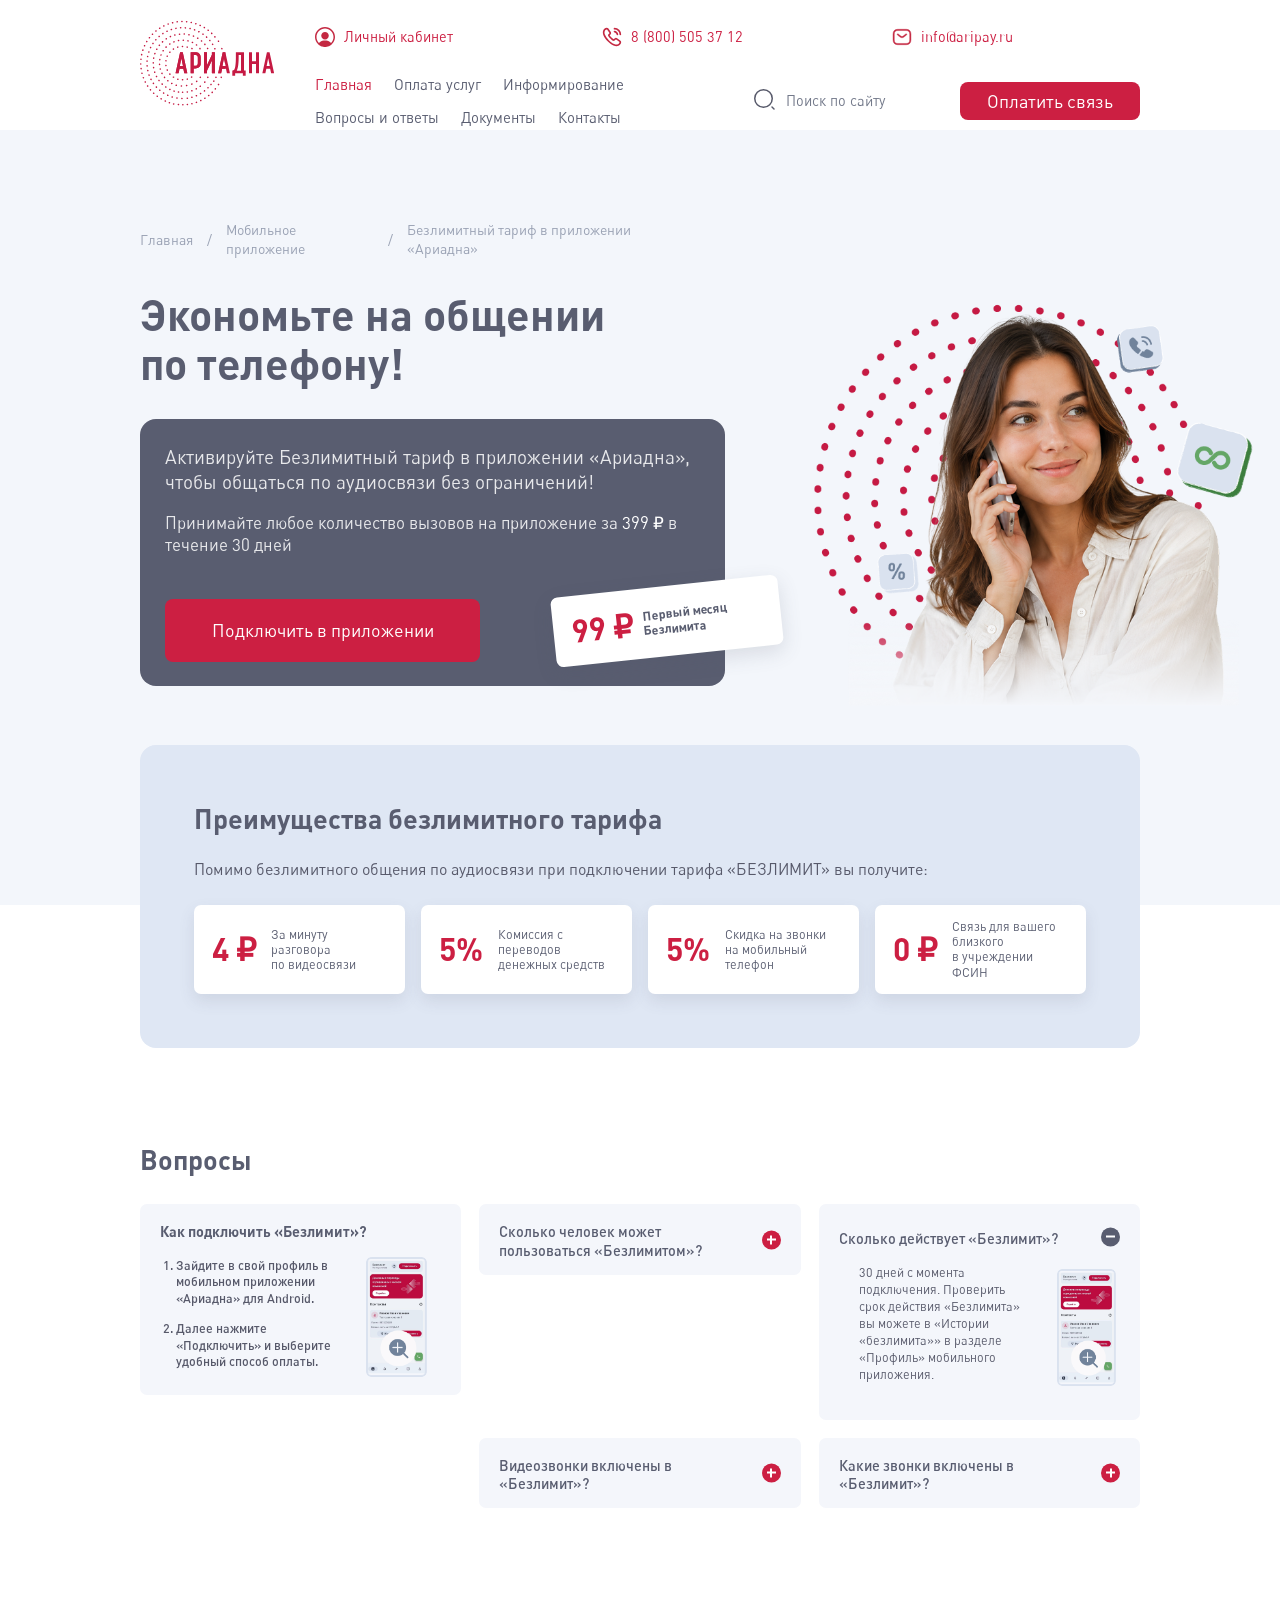
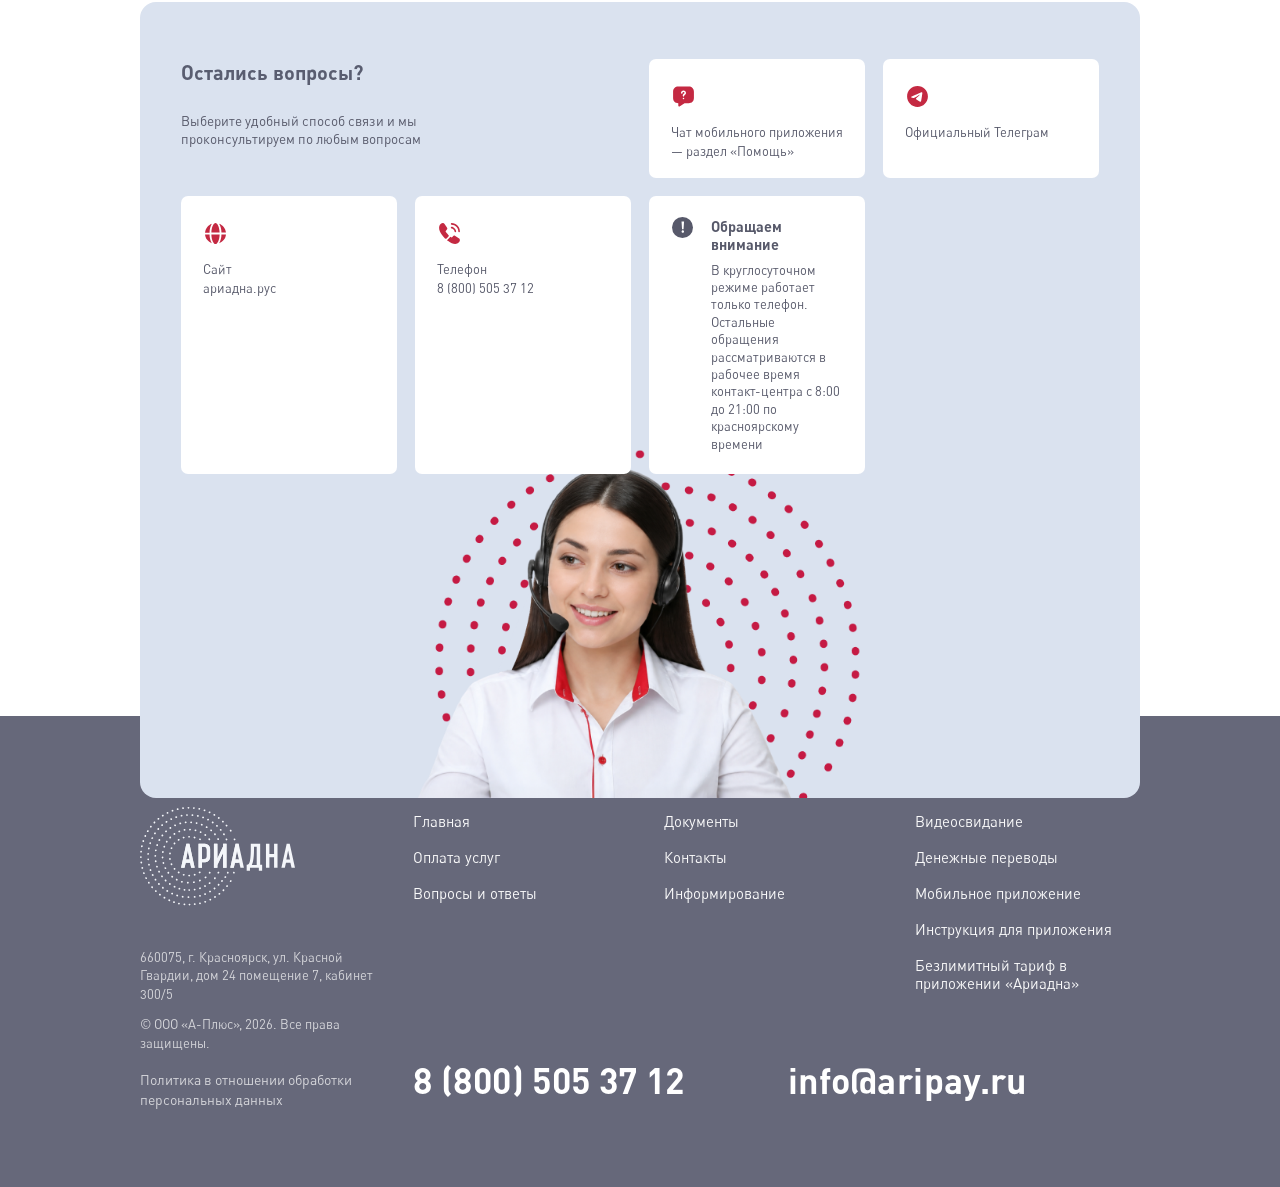
<file: unlimited.html>
<!doctype html>
<html lang="ru">
  <head>
    <meta charset="UTF-8" />
    <meta name="viewport" content="width=device-width, initial-scale=1.0" />
    <title>Безлимитный тариф — Ариадна</title>
    <link rel="stylesheet" href="./styles.css?v=mobile-menu-2" />
  </head>
  <body class="unlim-body">
    <header class="site-header">
      <div class="site-header__inner">
        <a class="logo-link" href="./main.html" aria-label="Ариадна, главная">
          <img src="./icon/logo.svg" width="180" height="117" alt="Ариадна" />
        </a>

        <div class="header-content">
          <div class="header-top" aria-label="Контакты">
            <a class="top-link" href="#">
              <img src="./icon/Group.svg" width="20" height="20" alt="" />
              <span>Личный кабинет</span>
            </a>
            <a class="top-link" href="tel:88005053712">
              <img src="./icon/Group-1.svg" width="20" height="20" alt="" />
              <span>8 (800) 505 37 12</span>
            </a>
            <a class="top-link" href="mailto:info@aripay.ru">
              <img src="./icon/mail.svg" width="20" height="20" alt="" />
              <span>info@aripay.ru</span>
            </a>
          </div>

          <div class="header-bottom">
            <nav class="main-nav" aria-label="Основная навигация">
              <a class="is-active" href="./main.html">Главная</a>
              <a href="./payment.html">Оплата услуг</a>
              <a href="./news.html">Информирование</a>
              <a href="./faq.html">Вопросы и ответы</a>
              <a href="./docs.html">Документы</a>
              <a href="./contacts.html">Контакты</a>
            </nav>
            <div class="header-actions">
              <form class="header-search" role="search">
                <label class="sr-only" for="header-search">Поиск по сайту</label>
                <img src="./icon/Label.svg" width="24" height="24" alt="" />
                <input id="header-search" name="q" type="search" placeholder="Поиск по сайту" />
              </form>
              <a class="pay-button" href="./payment.html">Оплатить связь</a>
            </div>
          </div>
        </div>

        <a class="mobile-header-phone" href="tel:88005053712" aria-label="Позвонить 8 (800) 505 37 12">8 (800) 505 37 12</a>
      </div>
    </header>

    <main>
      <section class="unlim-hero">
        <div class="page-container unlim-hero__grid">
          <div class="unlim-hero__copy">
            <nav class="breadcrumbs" aria-label="Хлебные крошки">
              <a href="./main.html">Главная</a>
              <span>/</span>
              <a href="./app.html">Мобильное приложение</a>
              <span>/</span>
              <span>Безлимитный тариф в приложении «Ариадна»</span>
            </nav>
            <h1>Экономьте на общении<br />по телефону!</h1>
            <div class="unlim-hero-card">
              <p>Активируйте Безлимитный тариф в приложении «Ариадна», чтобы общаться по аудиосвязи без ограничений!</p>
              <p>Принимайте любое количество вызовов на приложение за <b>399 ₽</b> в течение 30 дней</p>
              <a class="btn btn-primary" href="#">Подключить в приложении</a>
              <div class="unlim-badge" aria-hidden="true"><strong>99 ₽</strong><span>Первый месяц<br />Безлимита</span></div>
            </div>
          </div>
          <div class="unlim-hero__media" aria-hidden="true">
            <img src="./assets/unlim-hero.png" width="1034" height="950" alt="" />
          </div>
        </div>
      </section>

      <section class="unlim-benefits page-container" aria-labelledby="unlim-benefits-title">
        <h2 id="unlim-benefits-title">Преимущества безлимитного тарифа</h2>
        <p>Помимо безлимитного общения по аудиосвязи при подключении тарифа «БЕЗЛИМИТ» вы получите:</p>
        <div class="unlim-benefit-grid">
          <article class="unlim-benefit-card"><strong>4 ₽</strong><span>За минуту разговора<br />по видеосвязи</span></article>
          <article class="unlim-benefit-card"><strong>5%</strong><span>Комиссия с переводов<br />денежных средств</span></article>
          <article class="unlim-benefit-card"><strong>5%</strong><span>Скидка на звонки<br />на мобильный телефон</span></article>
          <article class="unlim-benefit-card"><strong>0 ₽</strong><span>Связь для вашего близкого<br />в учреждении ФСИН</span></article>
        </div>
      </section>

      <section class="unlim-faq page-container" aria-labelledby="unlim-faq-title">
        <h2 id="unlim-faq-title">Вопросы</h2>
        <div class="unlim-faq-grid">
          <article class="unlim-faq-card unlim-faq-card--featured">
            <h3>Как подключить «Безлимит»?</h3>
            <div class="unlim-faq-answer">
              <ol>
                <li>Зайдите в свой профиль в мобильном приложении «Ариадна» для Android.</li>
                <li>Далее нажмите «Подключить» и выберите удобный способ оплаты.</li>
              </ol>
              <img src="./assets/ph.png" width="203" height="402" alt="Экран подключения тарифа Безлимит в приложении Ариадна" />
            </div>
          </article>
          <details>
            <summary>Сколько человек может пользоваться «Безлимитом»?</summary>
            <p>Только номер, на который подключён «Безлимит» в приложении «Ариадна». Всем остальным контактам без подключённого безлимитного тарифа осуждённый будет звонить по установленной в регионе стоимости.</p>
          </details>
          <details open>
            <summary>Сколько действует «Безлимит»?</summary>
            <div class="unlim-faq-answer unlim-faq-answer--term">
              <p>30 дней с момента подключения. Проверить срок действия «Безлимита» вы можете в «Истории «безлимита»» в разделе «Профиль» мобильного приложения.</p>
              <img src="./assets/ph.png" width="203" height="402" alt="Экран истории тарифа Безлимит в приложении Ариадна" />
            </div>
          </details>
          <details>
            <summary>Видеозвонки включены в «Безлимит»?</summary>
            <p>Нет, «Безлимитный тариф» предполагает только общение по аудиосвязи (т.е. звонки с телефона в учреждении ФСИН на телефон с установленным <a href="./app.html">приложением «Ариадна»</a>).</p>
          </details>
          <details>
            <summary>Какие звонки включены в «Безлимит»?</summary>
            <p>Только аудиозвонки через приложение. Вызовы по видеосвязи оплачиваются осуждённым по другой стоимости.</p>
          </details>
        </div>
      </section>

      <section class="questions-section page-container unlim-questions">
        <div class="questions-panel">
          <div class="questions-copy">
            <h2>Остались вопросы?</h2>
            <p>Выберите удобный способ связи и мы проконсультируем по любым вопросам</p>
          </div>

          <a class="contact-card contact-card-chat" href="#">
            <img src="./icon/icon-contact-2.svg" width="40" height="40" alt="" />
            <h3>Чат мобильного приложения</h3>
            <p>— раздел «Помощь»</p>
          </a>
          <a class="contact-card contact-card-telegram" href="#">
            <img src="./icon/icon-contact-3.svg" width="40" height="40" alt="" />
            <h3>Официальный Телеграм</h3>
          </a>
          <img class="operator-image" src="./assets/woman.png" width="575" height="450" alt="Оператор службы поддержки Ариадна" />
          <a class="contact-card contact-card-site" href="#">
            <img src="./icon/icon-contact.svg" width="40" height="40" alt="" />
            <h3>Сайт</h3>
            <p>ариадна.рус</p>
          </a>
          <a class="contact-card contact-card-phone" href="tel:88005053712">
            <img src="./icon/icon-contact-1.svg" width="40" height="40" alt="" />
            <h3>Телефон</h3>
            <p>8 (800) 505 37 12</p>
          </a>
          <aside class="attention-card">
            <img src="./icon/mark.svg" width="24" height="24" alt="" />
            <div>
              <h3>Обращаем внимание</h3>
              <p>В круглосуточном режиме работает только телефон. Остальные обращения рассматриваются в рабочее время контакт-центра с 8:00 до 21:00 по красноярскому времени</p>
            </div>
          </aside>
        </div>
      </section>
    </main>

    <footer class="site-footer">
      <div class="footer-inner">
        <div class="footer-brand">
          <a class="footer-logo" href="./main.html" aria-label="Ариадна, главная">
            <img src="./icon/logo-white.svg" width="186" height="108" alt="Ариадна" />
          </a>
          <p>660075, г. Красноярск, ул. Красной Гвардии, дом 24 помещение 7, кабинет 300/5</p>
          <p>© ООО «А-Плюс», 2026. Все права защищены.</p>
          <a class="privacy-link" href="#">Политика в отношении обработки персональных данных</a>
        </div>
        <nav class="footer-nav footer-nav-primary" aria-label="Основные разделы">
          <a href="./main.html">Главная</a>
          <a href="./payment.html">Оплата услуг</a>
          <a href="./faq.html">Вопросы и ответы</a>
        </nav>
        <nav class="footer-nav footer-nav-secondary" aria-label="Информация">
          <a href="./docs.html">Документы</a>
          <a href="./contacts.html">Контакты</a>
          <a href="./news.html">Информирование</a>
        </nav>
        <nav class="footer-nav footer-nav-services" aria-label="Услуги">
          <a href="./videomeeting.html">Видеосвидание</a>
          <a href="./index.html">Денежные переводы</a>
          <a href="./app.html">Мобильное приложение</a>
          <a href="./app.html#app-setup">Инструкция для приложения</a>
          <a href="./unlimited.html">Безлимитный тариф в приложении «Ариадна»</a>
        </nav>
        <nav class="unlim-footer-mobile-nav" aria-label="Разделы сайта">
          <div>
            <a href="./payment.html">Оплата услуг</a>
            <a href="./faq.html">Вопросы и ответы</a>
            <a href="./docs.html">Документы</a>
            <a href="./contacts.html">Контакты</a>
            <a href="./news.html">Информирование</a>
          </div>
          <div>
            <a href="./main.html">Главная</a>
            <a href="./videomeeting.html">Видеосвидание</a>
            <a href="./index.html">Денежные переводы</a>
            <a href="./app.html#app-setup">Инструкция для приложения</a>
            <a href="./unlimited.html">Безлимитный тариф в приложении «Ариадна»</a>
          </div>
        </nav>
        <div class="footer-contact">
          <a class="footer-phone" href="tel:88005053712">8 (800) 505 37 12</a>
          <a class="footer-mail" href="mailto:info@aripay.ru">info@aripay.ru</a>
        </div>
      </div>
    </footer>

    <script src="./script.js?v=mobile-menu-2"></script>
  </body>
</html>
</file>
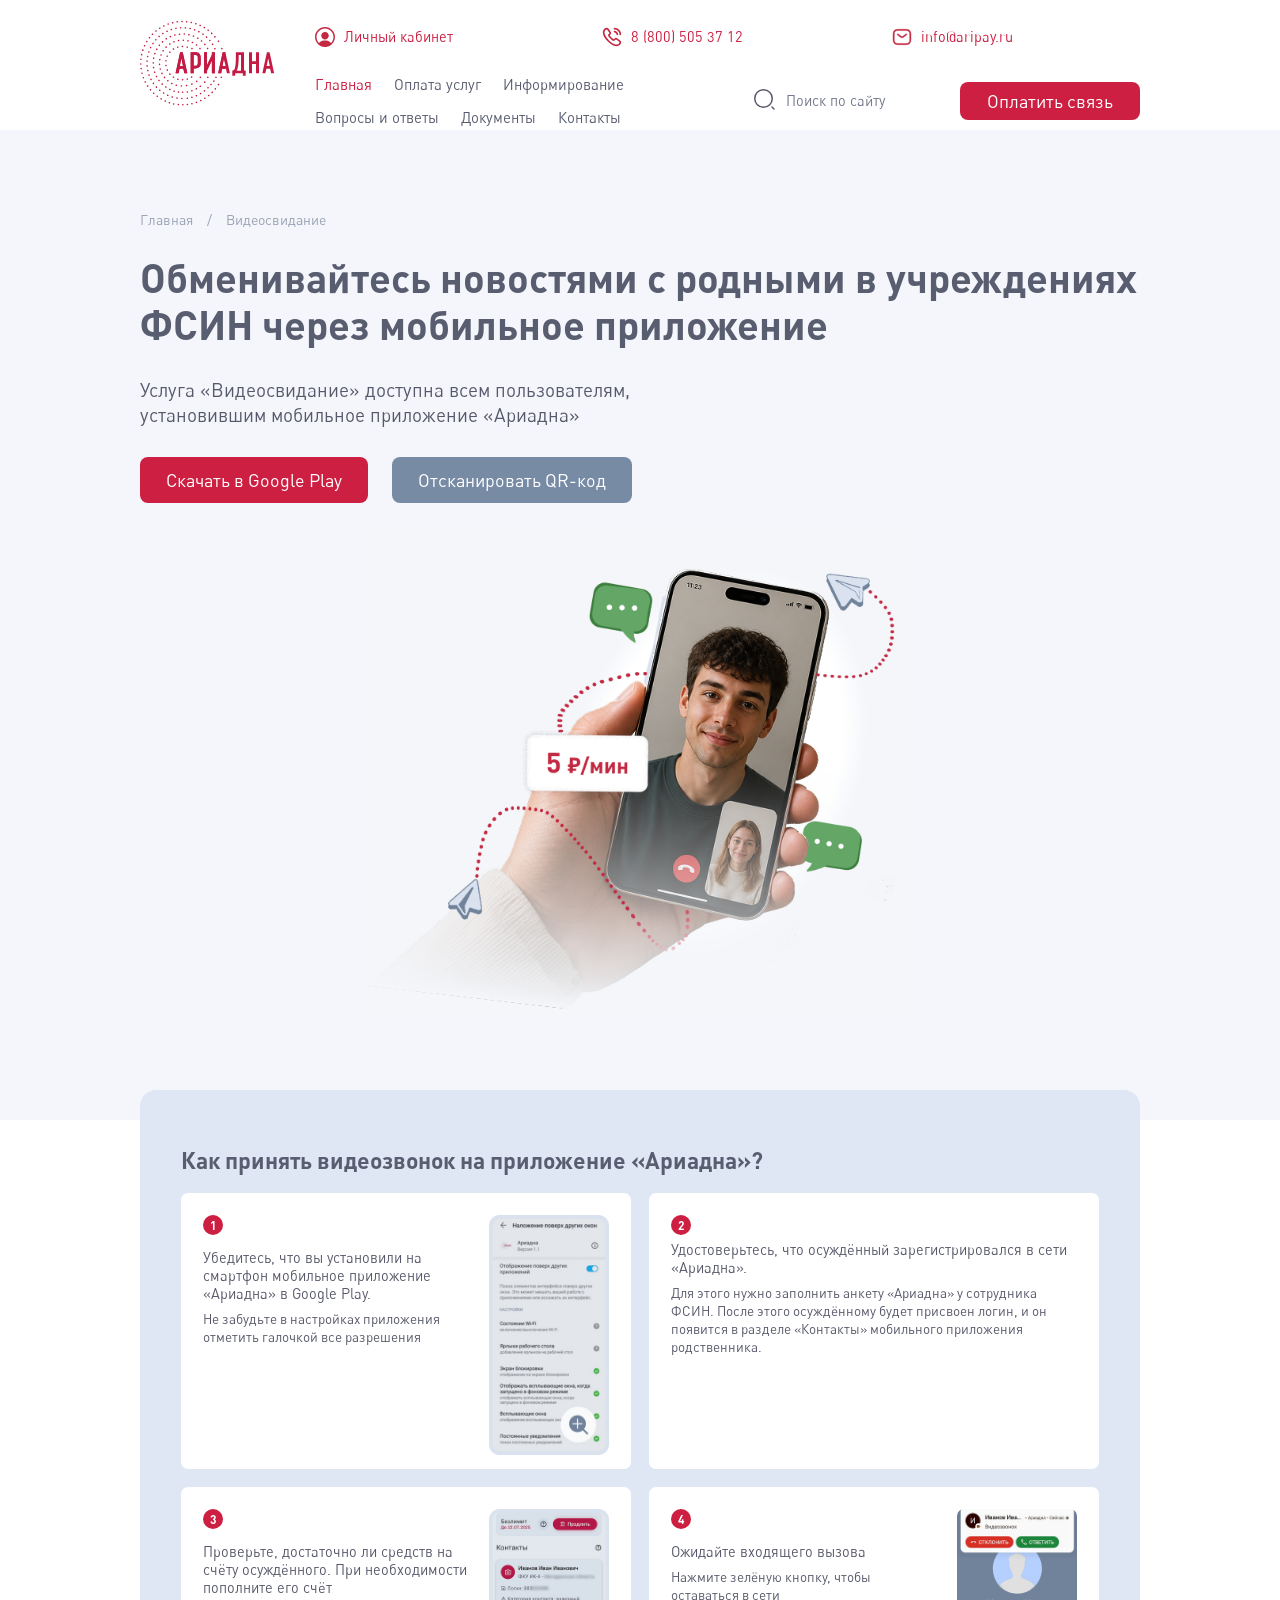
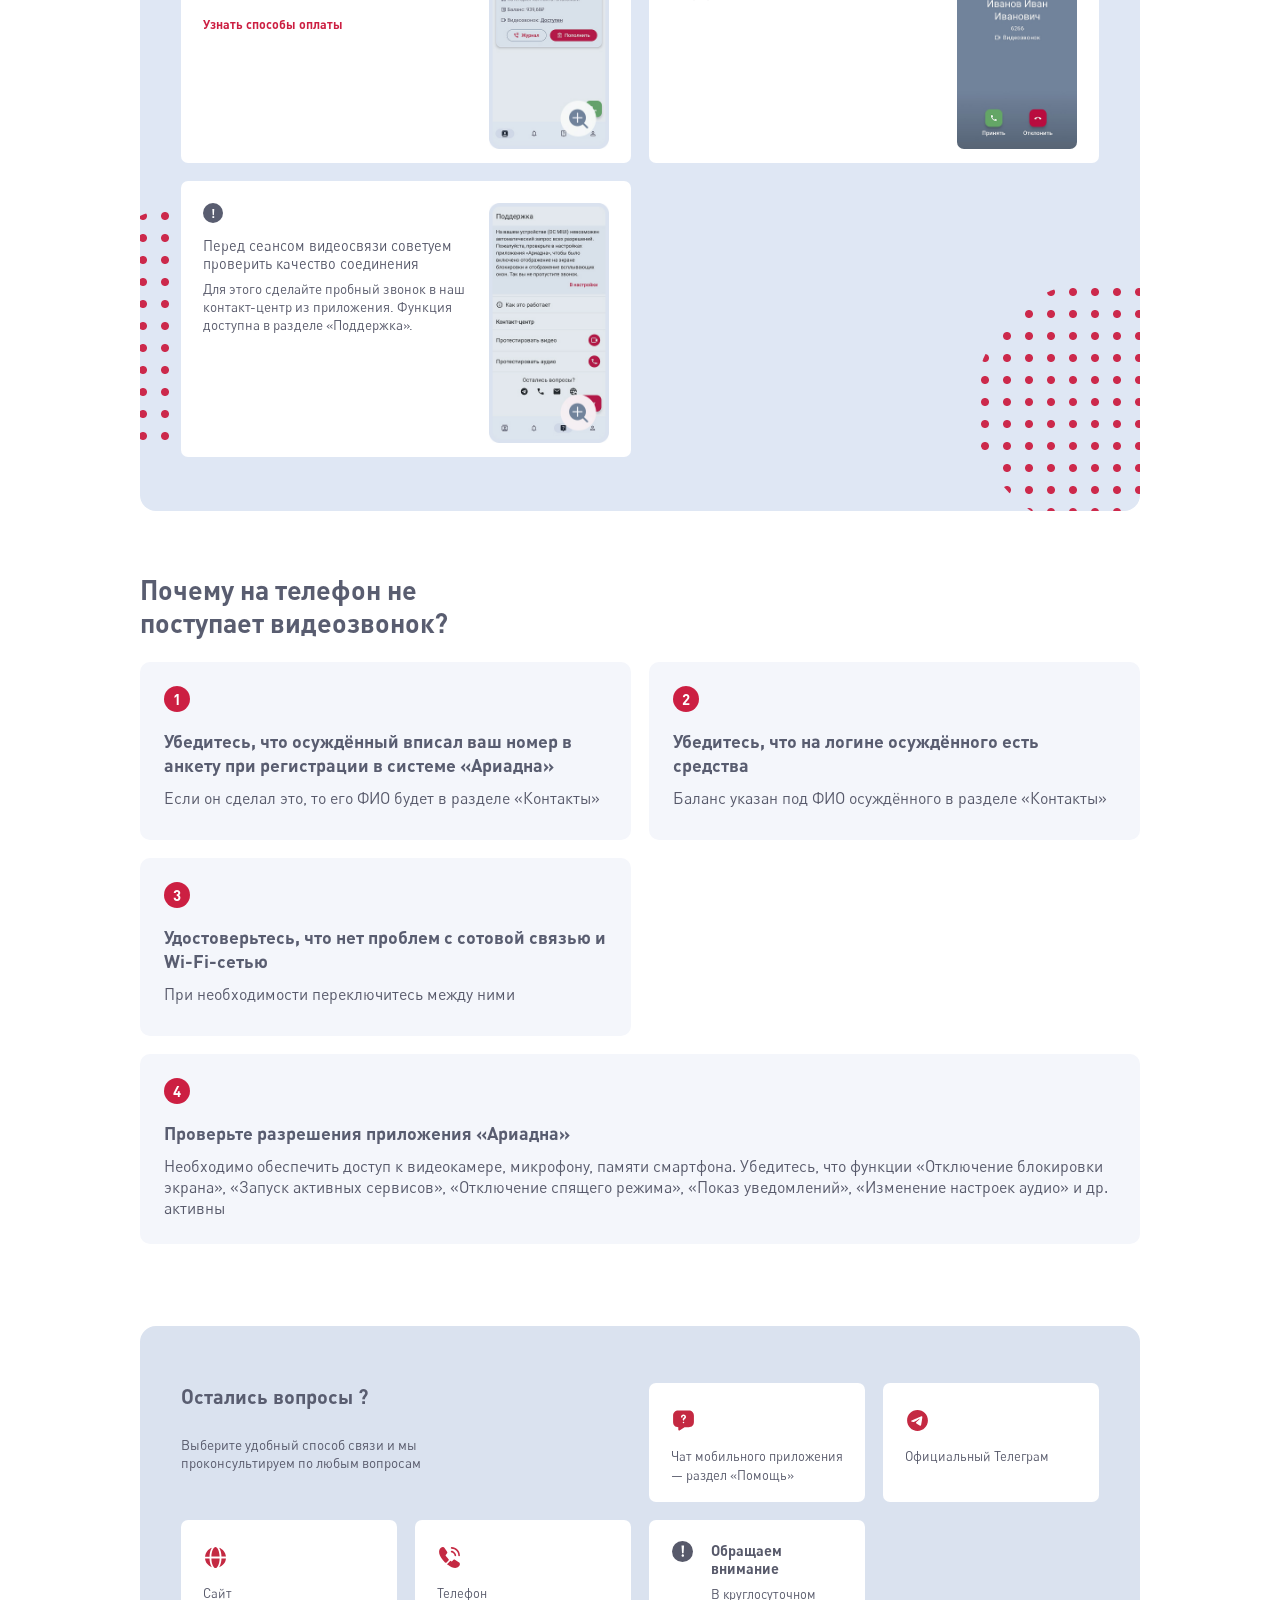
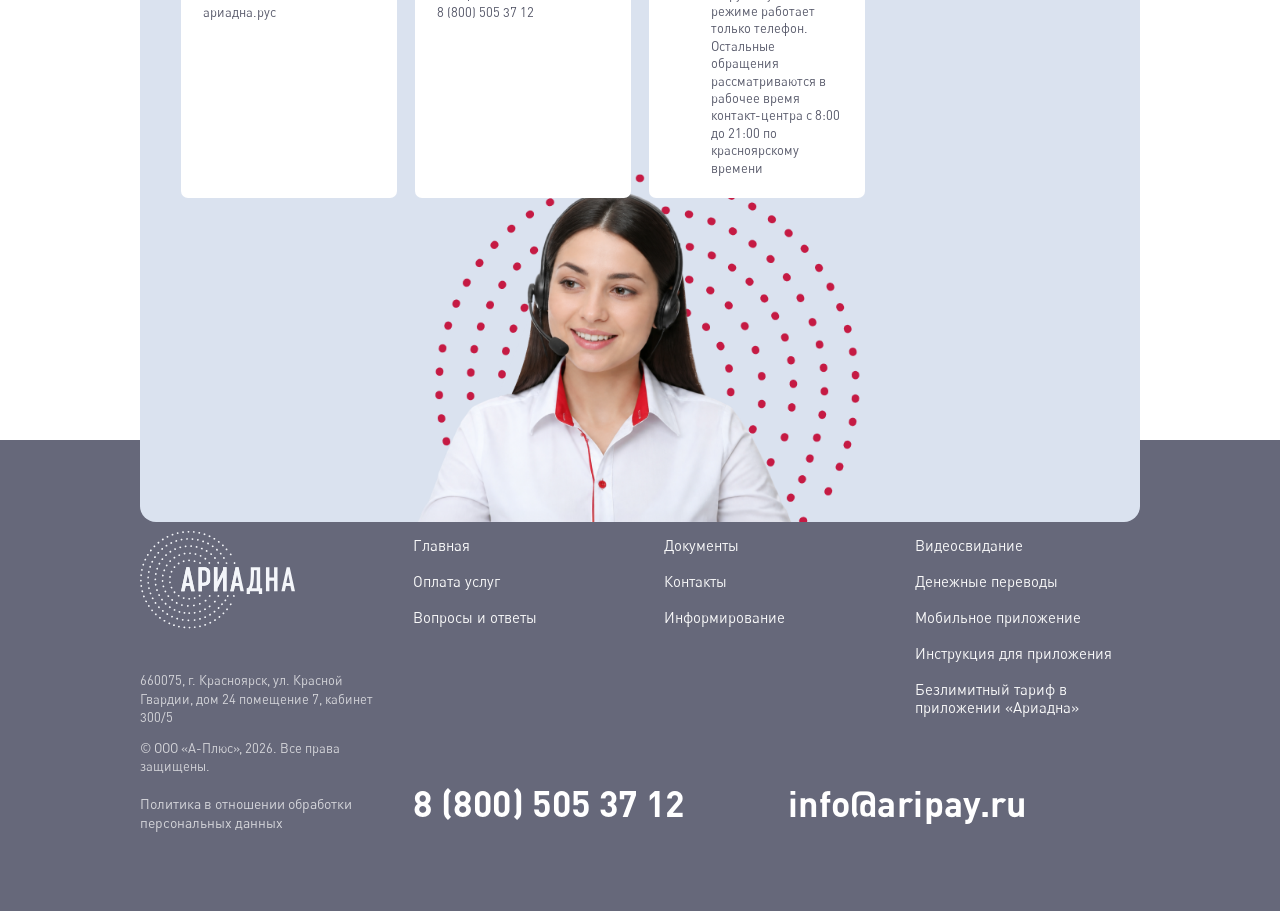
<file: videomeeting.html>
<!doctype html>
<html lang="ru">
  <head>
    <meta charset="UTF-8" />
    <meta name="viewport" content="width=device-width, initial-scale=1.0" />
    <title>Видеосвидание — Ариадна</title>
    <link rel="stylesheet" href="./styles.css?v=mobile-menu-2" />
  </head>
  <body class="video-body">
    <header class="site-header">
      <div class="site-header__inner">
        <a class="logo-link" href="./main.html" aria-label="Ариадна, главная">
          <img src="./icon/logo.svg" width="180" height="117" alt="Ариадна" />
        </a>

        <div class="header-content">
          <div class="header-top" aria-label="Контакты">
            <a class="top-link" href="#">
              <img src="./icon/Group.svg" width="20" height="20" alt="" />
              <span>Личный кабинет</span>
            </a>
            <a class="top-link" href="tel:88005053712">
              <img src="./icon/Group-1.svg" width="20" height="20" alt="" />
              <span>8 (800) 505 37 12</span>
            </a>
            <a class="top-link" href="mailto:info@aripay.ru">
              <img src="./icon/mail.svg" width="20" height="20" alt="" />
              <span>info@aripay.ru</span>
            </a>
          </div>

          <div class="header-bottom">
            <nav class="main-nav" aria-label="Основная навигация">
              <a class="is-active" href="./main.html">Главная</a>
              <a href="./payment.html">Оплата услуг</a>
              <a href="./news.html">Информирование</a>
              <a href="./faq.html">Вопросы и ответы</a>
              <a href="./docs.html">Документы</a>
              <a href="./contacts.html">Контакты</a>
            </nav>
            <div class="header-actions">
              <form class="header-search" role="search">
                <label class="sr-only" for="header-search">Поиск по сайту</label>
                <img src="./icon/Label.svg" width="24" height="24" alt="" />
                <input id="header-search" name="q" type="search" placeholder="Поиск по сайту" />
              </form>
              <a class="pay-button" href="./payment.html">Оплатить связь</a>
            </div>
          </div>
        </div>

        <button class="mobile-menu-button" type="button" aria-label="Открыть меню">
          <span></span>
          <span></span>
          <span></span>
        </button>
      </div>
    </header>

    <main>
      <section class="hero-section">
        <div class="page-container hero-grid">
          <div class="hero-copy">
            <nav class="breadcrumbs" aria-label="Хлебные крошки">
              <a href="./main.html">Главная</a>
              <span>/</span>
              <span>Видеосвидание</span>
            </nav>
            <h1>Обменивайтесь новостями с родными в учреждениях ФСИН через мобильное приложение</h1>
            <p>Услуга «Видеосвидание» доступна всем пользователям, установившим мобильное приложение «Ариадна»</p>
            <div class="hero-actions">
              <a class="btn btn-primary" href="#">Скачать в Google Play</a>
              <button class="btn btn-secondary" type="button" data-open-qr>Отсканировать QR-код</button>
            </div>
          </div>
          <div class="hero-media" aria-hidden="true">
            <img src="./assets/videomeeting-hero.png" width="705" height="625" alt="" />
          </div>
        </div>
      </section>

      <section class="instruction-section page-container">
        <div class="instruction-panel">
          <h2>Как принять видеозвонок на приложение «Ариадна»?</h2>
          <article class="step-card step-card--with-screen">
            <span class="step-badge">1</span>
            <div>
              <h3>Убедитесь, что вы установили на смартфон мобильное приложение «Ариадна» в Google Play.</h3>
              <p>Не забудьте в настройках приложения отметить галочкой все разрешения</p>
            </div>
            <img src="./assets/sc1.jpg" width="135" height="268" alt="Экран настроек приложения Ариадна" />
          </article>

          <article class="step-card">
            <span class="step-badge">2</span>
            <h3>Удостоверьтесь, что осуждённый зарегистрировался в сети «Ариадна».</h3>
            <p>Для этого нужно заполнить анкету «Ариадна» у сотрудника ФСИН. После этого осуждённому будет присвоен логин, и он появится в разделе «Контакты» мобильного приложения родственника.</p>
          </article>

          <article class="step-card step-card--with-screen">
            <span class="step-badge">3</span>
            <div>
              <h3>Проверьте, достаточно ли средств на счёту осуждённого. При необходимости пополните его счёт</h3>
              <a href="#">Узнать способы оплаты</a>
            </div>
            <img src="./assets/sc3.jpg" width="135" height="268" alt="Экран контакта в приложении Ариадна" />
          </article>

          <article class="step-card step-card--with-screen">
            <span class="step-badge">4</span>
            <div>
              <h3>Ожидайте входящего вызова</h3>
              <p>Нажмите зелёную кнопку, чтобы оставаться в сети</p>
            </div>
            <img src="./assets/sc4.jpg" width="135" height="268" alt="Экран входящего вызова" />
          </article>

          <article class="step-card step-card--with-screen">
            <span class="step-badge step-badge--dark">!</span>
            <div>
              <h3>Перед сеансом видеосвязи советуем проверить качество соединения</h3>
              <p>Для этого сделайте пробный звонок в наш контакт-центр из приложения. Функция доступна в разделе «Поддержка».</p>
            </div>
            <img src="./assets/sc5.jpg" width="135" height="268" alt="Экран поддержки в приложении Ариадна" />
          </article>
        </div>
      </section>

      <section class="reasons-section page-container">
        <h2>Почему на телефон не поступает видеозвонок?</h2>
        <div class="reason-grid">
          <article class="reason-card">
            <span class="step-badge">1</span>
            <h3>Убедитесь, что осуждённый вписал ваш номер в анкету при регистрации в системе «Ариадна»</h3>
            <p>Если он сделал это, то его ФИО будет в разделе «Контакты»</p>
          </article>
          <article class="reason-card">
            <span class="step-badge">2</span>
            <h3>Убедитесь, что на логине осуждённого есть средства</h3>
            <p>Баланс указан под ФИО осуждённого в разделе «Контакты»</p>
          </article>
          <article class="reason-card">
            <span class="step-badge">3</span>
            <h3>Удостоверьтесь, что нет проблем с сотовой связью и Wi-Fi-сетью</h3>
            <p>При необходимости переключитесь между ними</p>
          </article>
          <article class="reason-card reason-card--wide">
            <span class="step-badge">4</span>
            <h3>Проверьте разрешения приложения «Ариадна»</h3>
            <p>Необходимо обеспечить доступ к видеокамере, микрофону, памяти смартфона. Убедитесь, что функции «Отключение блокировки экрана», «Запуск активных сервисов», «Отключение спящего режима», «Показ уведомлений», «Изменение настроек аудио» и др. активны</p>
          </article>
        </div>
        <div class="reason-controls" aria-hidden="true">
          <button class="reason-control" type="button" tabindex="-1">
            <span></span>
          </button>
          <div class="reason-dots">
            <span class="is-active"></span>
            <span></span>
            <span></span>
            <span></span>
          </div>
          <button class="reason-control reason-control--next" type="button" tabindex="-1">
            <span></span>
          </button>
        </div>
      </section>

      <section class="questions-section page-container">
        <div class="questions-panel">
          <div class="questions-copy">
            <h2>Остались вопросы ?</h2>
            <p>Выберите удобный способ связи и мы проконсультируем по любым вопросам</p>
          </div>

          <div class="contact-card contact-card-chat">
            <img src="./icon/icon-contact-2.svg" width="40" height="40" alt="" />
            <h3>Чат мобильного приложения</h3>
            <p>— раздел «Помощь»</p>
          </div>
          <div class="contact-card contact-card-telegram">
            <img src="./icon/icon-contact-3.svg" width="40" height="40" alt="" />
            <h3>Официальный Телеграм</h3>
          </div>
          <img class="operator-image" src="./assets/woman.png" width="575" height="450" alt="Оператор службы поддержки Ариадна" />
          <div class="contact-card contact-card-site">
            <img src="./icon/icon-contact.svg" width="40" height="40" alt="" />
            <h3>Сайт</h3>
            <p>ариадна.рус</p>
          </div>
          <div class="contact-card contact-card-phone">
            <img src="./icon/icon-contact-1.svg" width="40" height="40" alt="" />
            <h3>Телефон</h3>
            <p>8 (800) 505 37 12</p>
          </div>
          <aside class="attention-card">
            <img src="./icon/mark.svg" width="24" height="24" alt="" />
            <div>
              <h3>Обращаем внимание</h3>
              <p>В круглосуточном режиме работает только телефон. Остальные обращения рассматриваются в рабочее время контакт-центра с 8:00 до 21:00 по красноярскому времени</p>
            </div>
          </aside>
        </div>
      </section>
    </main>

    <div class="qr-modal" id="qr-modal" hidden>
      <div class="qr-modal__backdrop" data-close-qr></div>
      <div class="qr-modal__dialog" role="dialog" aria-modal="true" aria-label="QR-код для скачивания приложения">
        <div class="qr-modal__panel">
          <img src="./assets/qr-code.png" width="302" height="298" alt="QR-код для скачивания приложения Ариадна" />
        </div>
        <button class="qr-modal__close" type="button" aria-label="Закрыть окно" data-close-qr>
          <span></span>
          <span></span>
        </button>
      </div>
    </div>

    <footer class="site-footer">
      <div class="footer-inner">
        <div class="footer-brand">
          <a class="footer-logo" href="./main.html" aria-label="Ариадна, главная">
            <img src="./icon/logo-white.svg" width="186" height="108" alt="Ариадна" />
          </a>
          <p>660075, г. Красноярск, ул. Красной Гвардии, дом 24 помещение 7, кабинет 300/5</p>
          <p>© ООО «А-Плюс», 2026. Все права защищены.</p>
          <a class="privacy-link" href="#">Политика в отношении обработки персональных данных</a>
        </div>
        <nav class="footer-nav footer-nav-primary" aria-label="Основные разделы">
          <a href="./main.html">Главная</a>
          <a href="./payment.html">Оплата услуг</a>
          <a href="./faq.html">Вопросы и ответы</a>
        </nav>
        <nav class="footer-nav footer-nav-secondary" aria-label="Информация">
          <a href="./docs.html">Документы</a>
          <a href="./contacts.html">Контакты</a>
          <a href="./news.html">Информирование</a>
        </nav>
        <nav class="footer-nav footer-nav-services" aria-label="Услуги">
          <a href="./videomeeting.html">Видеосвидание</a>
          <a href="./index.html">Денежные переводы</a>
          <a href="./app.html">Мобильное приложение</a>
          <a href="./app.html#app-setup">Инструкция для приложения</a>
          <a href="./unlimited.html">Безлимитный тариф в приложении «Ариадна»</a>
        </nav>
        <div class="footer-contact">
          <a class="footer-phone" href="tel:88005053712">8 (800) 505 37 12</a>
          <a class="footer-mail" href="mailto:info@aripay.ru">info@aripay.ru</a>
        </div>
      </div>
    </footer>

    <script src="./script.js?v=mobile-menu-2"></script>
  </body>
</html>
</file>
<file: styles.css>
@font-face { font-family: "DIN Pro"; src: url("./font/dinpro_light.otf") format("opentype"); font-weight: 300; font-style: normal; font-display: swap; }
@font-face { font-family: "DIN Pro"; src: url("./font/dinpro_lightitalic.ttf") format("truetype"); font-weight: 300; font-style: italic; font-display: swap; }
@font-face { font-family: "DIN Pro"; src: url("./font/dinpro.otf") format("opentype"); font-weight: 400; font-style: normal; font-display: swap; }
@font-face { font-family: "DIN Pro"; src: url("./font/dinpro_italic.otf") format("opentype"); font-weight: 400; font-style: italic; font-display: swap; }
@font-face { font-family: "DIN Pro"; src: url("./font/dinpro_medium.otf") format("opentype"); font-weight: 500; font-style: normal; font-display: swap; }
@font-face { font-family: "DIN Pro"; src: url("./font/dinpro_mediumitalic.otf") format("opentype"); font-weight: 500; font-style: italic; font-display: swap; }
@font-face { font-family: "DIN Pro"; src: url("./font/dinpro_bold.otf") format("opentype"); font-weight: 700; font-style: normal; font-display: swap; }
@font-face { font-family: "DIN Pro"; src: url("./font/dinpro_bold.otf") format("opentype"); font-weight: 800; font-style: normal; font-display: swap; }
@font-face { font-family: "DIN Pro"; src: url("./font/dinpro_bolditalic.otf") format("opentype"); font-weight: 700; font-style: italic; font-display: swap; }
@font-face { font-family: "DIN Pro"; src: url("./font/dinpro_bolditalic.otf") format("opentype"); font-weight: 800; font-style: italic; font-display: swap; }
@font-face { font-family: "DIN Pro"; src: url("./font/dinpro_black.otf") format("opentype"); font-weight: 900; font-style: normal; font-display: swap; }
@font-face { font-family: "DIN Pro"; src: url("./font/dinpro_blackitalic.otf") format("opentype"); font-weight: 900; font-style: italic; font-display: swap; }
@font-face {
  font-family: "RubleFallback";
  src: local("Segoe UI Symbol"), local("Arial Unicode MS"), local("Apple Symbols"), local("Noto Sans Symbols 2"), local("Symbola");
  unicode-range: U+20BD;
  font-display: swap;
}

:root {
  --red: #cc1f42;
  --red-hover: #b71938;
  --dark: #595d70;
  --text: #57596A;
  --muted: #9aa2b4;
  --soft: #f4f6fb;
  --panel: #dfe7f4;
  --footer: #595d70;
  --white: #ffffff;
  --container-width: 1260px;
  --container-padding: 32px;
  --radius: 16px;
  font-family: "DIN Pro", "RubleFallback", "Inter", "Segoe UI", Arial, sans-serif;
}


@media (max-width: 1440px) { :root { --container-width: 1120px; } }
@media (max-width: 1280px) { :root { --container-width: 1000px; } }
@media (max-width: 1180px) { :root { --container-width: 900px; } }
@media (max-width: 760px)  { :root { --container-padding: 16px; } }

* { box-sizing: border-box; }
html { min-height: 100%; }

body {
  min-width: 320px;
  min-height: 100%;
  margin: 0;
  color: var(--text);
  background: var(--white);
  font-size: 16px;
  line-height: 1.38;
}

.ruble-symbol {
  font-family: "Segoe UI Symbol", "Arial Unicode MS", "Apple Symbols", sans-serif;
  font-weight: 400;
  line-height: inherit;
}

a { color: inherit; text-decoration: none; }
img { display: block; max-width: 100%; height: auto; }
button, input { font: inherit; }
button { cursor: pointer; }

h1, h2, h3, p { margin-top: 0; }
h1 { margin-bottom: 30px; color: var(--dark); font-size: clamp(32px, 5vw, 40px); line-height: 1.16; font-weight: 800; }

.sr-only {
  position: absolute; width: 1px; height: 1px; padding: 0; overflow: hidden; clip: rect(0, 0, 0, 0); white-space: nowrap; border: 0;
}

.news-modal[hidden],
.qr-modal[hidden],
.payment-modal[hidden],
.faq-help[hidden] {
  display: none;
}

/* --- UNIFIED GRID CONTAINERS --- */
.page-container,
.site-header__inner,
.footer-inner,
.main-about,
.main-unlimited,
.questions-section,
.app-questions,
.unlim-benefits {
  width: min(100% - var(--container-padding) * 2, var(--container-width));
  margin-inline: auto;
}

/* --- HEADER --- */
.site-header { position: relative; z-index: 3; background: var(--white); }
.site-header__inner { display: grid; grid-template-columns: 135px 1fr; column-gap: 50px; min-height: 130px; padding-top: 20px; }
.logo-link { display: block; width: 135px; }
.header-content { display: grid; grid-template-columns: minmax(0, 1fr) 220px; column-gap: 28px; row-gap: 10px; align-items: start; min-width: 0; }
.header-top { display: grid; grid-column: 1; grid-row: 1; grid-template-columns: 196px 196px 254px; align-items: start; min-height: 42px; }
.top-link { position: relative; display: inline-flex; gap: 9px; align-items: center; min-height: 34px; color: var(--red); font-size: 14.5px; font-weight: 800; }
.top-link:not(:last-of-type)::after { position: absolute; top: 6px; right: 25px; width: 2px; height: 30px; background: #d8deea; content: ""; }
.header-search { display: flex; grid-column: 2; grid-row: 1; gap: 8px; align-items: center; width: 100%; min-height: 34px; margin: 0; }
.header-search input { flex: 1 1 auto; min-width: 0; width: auto; color: var(--dark); border: 0; outline: 0; background: transparent; caret-color: var(--red); font-size: 14.5px; }
.faq-body .header-search input { font-size: 15.5px; }
.header-search input::placeholder { color: #73798a; opacity: 1; }
.header-bottom { display: contents; }
.header-actions { display: contents; }
.main-nav { display: flex; grid-column: 1; grid-row: 2; gap: 28px; align-items: center; color: var(--dark); font-size: 16px; font-weight: 400; white-space: nowrap; }

/* --- BUTTONS & LINKS --- */
.main-nav a, .footer-nav a, .pay-button, .top-link, .btn, .contact-card, .contacts-card {
  transition: color 0.18s ease, background 0.18s ease, transform 0.18s ease, box-shadow 0.18s ease;
  font-weight: 400;
}
.main-nav a:hover, .main-nav a:focus-visible, .main-nav .is-active { color: var(--red); outline: 0; }
.pay-button, .btn { display: inline-flex; align-items: center; justify-content: center; min-height: 46px; padding-inline: 26px; border: 0; border-radius: 8px; color: var(--white); font-size: 18px; font-weight: 400; }
.pay-button { grid-column: 2; grid-row: 2; width: 100%; min-height: 38px; padding-inline: 0; background: var(--red); }
.btn-primary { min-width: 216px; background: var(--red); }
.btn-secondary { min-width: 225px; background: #788ba5; }
.pay-button:hover, .pay-button:focus-visible, .btn-primary:hover, .btn-primary:focus-visible { background: var(--red-hover); outline: 0; box-shadow: 0 12px 28px rgba(204, 31, 66, 0.2); }
.btn-secondary:hover, .btn-secondary:focus-visible { background: #667994; outline: 0; box-shadow: 0 12px 28px rgba(102, 121, 148, 0.22); }
.pay-button:active, .btn:active, .contact-card:active, .search-form button:active, .result-card:active { transform: translateY(1px); }

/* --- SEARCH --- */
.search-form { position: relative; display: grid; grid-template-columns: 1fr 55px; height: 56px; margin-bottom: 28px; border-radius: 9px; }
.search-form input { min-width: 0; padding: 0 22px; color: var(--dark); border: 0; border-radius: 9px 0 0 9px; outline: 0; background: var(--soft); caret-color: var(--red); font-size: 18px; font-weight: 500; transition: background 0.18s ease, box-shadow 0.18s ease; }
.search-form input::placeholder { color: var(--dark); font-weight: 500; opacity: 1; }
.search-form.is-filled input, .search-form.is-focused input { font-weight: 800; }
.search-form:hover input, .search-form:focus-within input, .search-form.is-focused input, .search-form.is-button-hovered input { background: var(--white); box-shadow: inset 0 0 0 2px rgba(204, 31, 66, 0.16); }
.search-form input:focus-visible, .header-search input:focus-visible { box-shadow: inset 0 0 0 2px rgba(204, 31, 66, 0.3); }
.search-form button { display: grid; place-items: center; border: 0; border-radius: 8px; background: var(--red); transition: background 0.18s ease, transform 0.18s ease, box-shadow 0.18s ease; }
.search-form button img { filter: brightness(0) invert(1); width: 20px; }
.search-form button:hover, .search-form button:focus-visible, .search-form.is-button-hovered button { background: var(--red-hover); outline: 0; box-shadow: 0 12px 24px rgba(204, 31, 66, 0.22); }
@supports selector(.search-form:has(button:hover)) {
  .search-form:has(button:hover) input, .search-form:has(button:focus-visible) input { background: var(--white); box-shadow: inset 0 0 0 2px rgba(204, 31, 66, 0.16); }
}

/* --- BREADCRUMBS --- */
.breadcrumbs { display: flex; gap: 14px; align-items: center; margin-bottom: 25px; color: var(--muted); font-size: 14px; font-weight: 400; }
.breadcrumbs a:hover, .breadcrumbs a:focus-visible { color: var(--red); outline: 0; }

/* --- COMMON HEADINGS --- */
.transfer-method h2, .faq-section h2, .app-features h2, .app-setup h2, .app-faq h2, .unlim-benefits h2, .unlim-faq h2 { margin: 0 0 24px; color: var(--dark); font-size: clamp(24px, 4vw, 27px); line-height: 1.2; font-weight: 800; }
.process-panel h3, .benefits-panel h3, .transfer-info-panel h3 { margin: 0 0 20px; color: var(--dark); font-size: 20px; line-height: 1.25; font-weight: 800; }
.main-payment h2, .main-about h2, .main-reasons h2 { margin: 0; color: var(--dark); font-size: clamp(22px, 3.5vw, 22px); line-height: 1.18; font-weight: 800; }

/* --- HERO & CONTENT SECTIONS --- */
.hero-section { min-height: 620px; padding: clamp(44px, 6vw, 86px) 0 clamp(50px, 8vw, 105px); background: var(--soft); }
.hero-grid { display: grid; grid-template-columns: 560px 1fr; gap: 60px; align-items: start; }
.hero-copy p { max-width: 520px; margin-bottom: 30px; color: var(--text); font-size: clamp(16px, 2.5vw, 19px); line-height: 1.32; font-weight: 400; }
.hero-actions { display: flex; gap: 24px; align-items: center; }
.hero-media { position: relative; min-height: 450px; }
.hero-media img { width: 635px; height: 560px; object-fit: contain; max-width: none; margin: -22px 0 0 -18px; }

/* Search Page */

@media (min-width: 1680px) {
  .site-header__inner {
    width: min(calc(100% - 440px), 1480px);
    grid-template-columns: 170px 1fr;
    column-gap: 84px;
    min-height: 158px;
    padding-top: 32px;
    padding-bottom: 13px;
    align-items: start;
  }

  .logo-link { width: 170px; }

  .header-content {
    grid-template-columns: minmax(0, 1fr) 190px;
    column-gap: 0;
    row-gap: 18px;
  }

  .header-top {
    grid-template-columns: 160px 188px 188px;
    min-height: 34px;
  }

  .top-link {
    min-height: 34px;
    font-size: 15px;
    font-weight: 700;
  }

  .top-link img { width: 20px; height: 20px; }
  .top-link:not(:last-of-type)::after { top: 5px; right: 22px; height: 30px; }

  .header-search {
    width: 155px;
    min-height: 34px;
    margin-left: 31px;
    justify-self: end;
    justify-content: flex-end;
    gap: 10px;
  }

  .header-search img { width: 23px; height: 23px; }
  .header-search input { flex: 0 0 auto; width: auto; font-size: 15px; }

  .main-nav {
    gap: 49px;
    font-size: 16px;
    line-height: 1.25;
  }

  .pay-button {
    width: 190px;
    min-height: 50px;
    border-radius: 12px;
    font-size: 18px;
    justify-self: end;
  }
}
.search-page { min-height: 520px; padding: 66px 0 0; background: var(--white); }
.search-page h1 { margin-bottom: 28px; color: var(--dark); font-size: clamp(36px, 5vw, 46px); line-height: 1.12; font-weight: 800; }
.result-summary { margin: 0 0 14px; color: var(--text); font-size: 19px; line-height: 1.35; }
.results-list { display: grid; gap: 12px; padding-bottom: 240px; }
.result-card { position: relative; display: block; min-height: 70px; padding: 20px 60px 20px 22px; overflow: hidden; border-radius: var(--radius); background: var(--soft); transition: transform 0.18s ease, box-shadow 0.18s ease; }
.result-card:hover, .result-card:focus-visible { outline: 0; box-shadow: 0 16px 34px rgba(72, 78, 96, 0.09); transform: translateY(-1px); }
.result-card__title { display: block; margin-bottom: 7px; color: var(--dark); font-size: 18px; line-height: 1.18; font-weight: 800; }
.result-card__title.is-highlighted { color: #f04462; }
.result-card__text { display: block; color: var(--text); font-size: 19px; line-height: 1.3; font-weight: 500; }
.result-card__text strong { color: var(--dark); font-weight: 800; }
.result-card__arrow { position: absolute; top: 24px; right: 22px; display: grid; width: 25px; height: 25px; place-items: center; border-radius: 50%; background: var(--red); }
.result-card__arrow::before { width: 7px; height: 7px; border-top: 3px solid var(--white); border-right: 3px solid var(--white); transform: translateX(-1px) rotate(45deg); content: ""; }
.result-card--compact { min-height: 70px; padding-top: 20px; }
.result-card--compact .result-card__title { margin-bottom: 0; }
.search-body.state-default .search-page, .search-body.state-empty .search-page { min-height: 445px; }
.search-body.state-empty .search-page { padding-top: 76px; }
.search-body.state-empty .search-page h1 { margin-bottom: 35px; font-size: clamp(36px, 8vw, 48px); }
.search-body.state-empty .search-form { margin-bottom: 28px; }
.search-body.state-empty .result-summary { font-size: 21px; }
.search-body.state-default .results-list, .search-body.state-empty .results-list { display: none; }

/* Main Section */
.main-hero { position: relative; display: grid; height: 580px; overflow: hidden; background: var(--soft); }
.main-hero-slide { grid-area: 1 / 1; height: 100%; opacity: 0; visibility: hidden; pointer-events: none; transition: opacity 0.45s ease, visibility 0.45s ease; }
.main-hero-slide.is-active { z-index: 1; opacity: 1; visibility: visible; pointer-events: auto; }
.main-hero__grid { display: grid; grid-template-columns: 740px 1fr; gap: 36px; height: 100%; }
.main-hero__copy { display: grid; grid-template-rows: minmax(0, 1fr) auto; align-content: start; min-height: 100%; padding: 86px 0 92px; }
.main-hero__content { display: grid; align-content: start; min-height: 0; }
.main-hero h1 { margin: 0 0 28px; color: var(--dark); font-size: clamp(46px, 5vw, 43px); line-height: 1.2; font-weight: 800; }
.main-hero-slide--unlimited h1 { font-size: clamp(30px, 4.5vw, 46px); line-height: 1.08; }
.main-hero h1 strong { color: var(--red); }
.main-hero h1 del {
  position: relative;
  display: inline-block;
  margin-left: 6px;
  padding-inline: 2px;
  color: #cdd6e5;
  font-weight: 800;
  text-decoration: none;
}
.main-hero h1 del::after {
  position: absolute;
  top: 50%;
  left: -2px;
  width: calc(100% + 4px);
  height: 3px;
  border-radius: 999px;
  background: #aab5c7;
  transform: translateY(50%) rotate(13deg);
  transform-origin: center;
  content: "";
}
.main-hero p { max-width: 640px; margin: 0 0 34px; color: var(--text); font-size: clamp(18px, 2.5vw, 22.5px); line-height: 1.35; font-weight: 400; }
.main-hero-slide--unlimited p { margin-bottom: 20px; font-size: 17px; }
.main-hero-slide--video .main-hero__content { padding-top: 3px; }
.main-hero-slide--transfer .main-hero__content { min-height: 273px; }
.main-offer-row { display: grid; grid-template-columns: repeat(3, minmax(0, 1fr)); gap: 16px; margin-bottom: 27px; }
.main-offer-card { min-height: 100px; padding: 16px 16px 12px; border-radius: 6px; background: var(--white); box-shadow: 0 8px 18px rgba(80, 85, 105, 0.14); }
.main-hero-slide--video .main-offer-card { min-height: 115px; padding: 19px 22px 16px; }
.main-offer-card strong { display: inline-block; color: var(--red); font-size: 26px; line-height: 1; font-weight: 800; }
.main-hero-slide--video .main-offer-card strong { font-size: 36px; }
.main-offer-card del {
  position: relative;
  display: inline-block;
  margin-left: 5px;
  padding-inline: 2px;
  color: #cdd6e5;
  font-size: 22px;
  line-height: 1;
  font-weight: 800;
  text-decoration: none;
}
.main-offer-card del::after {
  position: absolute;
  top: 50%;
  left: -2px;
  width: calc(100% + 4px);
  height: 3px;
  border-radius: 999px;
  background: #aab5c7;
  transform: translateY(50%) rotate(13deg);
  transform-origin: center;
  content: "";
}
.main-offer-card span { display: block; margin-top: 7px; color: var(--dark); font-size: 16px; line-height: 1.18; font-weight: 400; }
.main-hero-slide--video .main-offer-card span { margin-top: 9px; font-size: 16px; line-height: 1.35; }
.main-offer-visual--mobile { display: none; }
.main-hero__actions { display: flex; gap: 22px; align-items: center; }
.main-hero__actions .btn { min-width: 216px; min-height: 52px; font-size: 20px; font-weight: 400; }
.main-hero__actions .btn-secondary { color: var(--white); background: #75839a; }
.main-hero__actions .btn-secondary:hover, .main-hero__actions .btn-secondary:focus-visible { background: #66748b; }
.main-hero-controls { position: absolute; right: 0; bottom: 34px; left: 0; z-index: 4; display: flex; justify-content: space-between; pointer-events: none; }
.main-slider-dots { display: flex; gap: 7px; align-items: center; pointer-events: auto; }
.main-slider-dots button { width: 9px; height: 9px; padding: 0; border: 0; border-radius: 50%; background: #d7dfec; transition: background 0.25s ease, transform 0.25s ease; }
.main-slider-dots .is-active { background: var(--dark); }
.main-hero__media { position: relative; display: grid; place-items: end center; min-height: 580px; padding-bottom: 26px; }
.main-hero__media > img { position: relative; z-index: 1; width: var(--main-hero-media-width, 520px); max-width: none; transform: translate(var(--main-hero-media-x, 0), var(--main-hero-media-y, 0)); }
.main-hero-slide--unlimited { --main-hero-media-width: 520px; --main-hero-media-x: 0; --main-hero-media-y: 0; }
.main-hero-slide--video { --main-hero-media-width: 520px; --main-hero-media-x: 0; --main-hero-media-y: 0; }
.main-hero-slide--transfer { --main-hero-media-width: 520px; --main-hero-media-x: 0; --main-hero-media-y: 0; }
.main-hero-slide--transfer .main-hero__media::before { position: absolute; bottom: 78px; left: 50%; width: 550px; height: 324px; border: 5px dotted var(--red); border-color: var(--red) transparent transparent var(--red); border-radius: 50%; opacity: 0.95; transform: translateX(-50%); content: ""; }
.main-hero-arrows { display: flex; gap: 7px; pointer-events: auto; }
.main-hero-arrows button { display: grid; width: 30px; height: 30px; place-items: center; border: 0; border-radius: 7px; color: #748199; background: var(--panel); font-size: 16px; font-weight: 800; transition: transform 0.18s ease, background 0.18s ease; }
.main-hero-arrows button:hover, .main-hero-arrows button:focus-visible { outline: 0; background: #d2ddeb; transform: translateY(-1px); }

.main-payment { display: grid; grid-template-columns: 240px 1fr; gap: 43px; align-items: center; padding: 60px 0 63px; }
.main-payment-note { position: relative; display: inline-block; color: var(--dark); cursor: help; }
.main-payment-note::after { position: absolute; top: calc(100% + 18px); left: 50%; z-index: 3; width: 300px; padding: 20px 22px; border-radius: 9px; color: var(--text); background: var(--soft); box-shadow: 0 8px 22px rgba(89, 93, 112, 0.16); font-size: 16px; line-height: 1.35; font-weight: 500; transform: translateX(-16%); opacity: 0; visibility: hidden; pointer-events: none; content: attr(aria-label); }
.main-payment-note:hover::after, .main-payment-note:focus-visible::after { opacity: 1; visibility: visible; }
.main-payment-form { display: grid; grid-template-columns: 1fr 1fr 185px; gap: 18px; }
.main-payment-field { display: grid; gap: 10px; align-content: start; }
.main-payment-form input { width: 100%; height: 56px; padding: 0 20px; border: 2px solid transparent; border-radius: 6px; color: var(--dark); background: var(--soft); font-size: 16px; font-weight: 400; transition: border-color 0.18s ease, background 0.18s ease; }
.main-payment-form input:focus { outline: 0; border-color: #d4ddeb; background: var(--white); }
.main-payment-form input.is-invalid { border-color: #d62c4b; background: var(--soft); }
.main-payment-error { margin: 0; color: var(--dark); font-size: 14px; line-height: 1.3; font-weight: 400; }
.main-payment-error[hidden] { display: none; }
.main-payment-form .btn { align-self: start; min-height: 56px; height: 56px; }
.main-payment-form .btn:disabled { background: #df91a2; cursor: not-allowed; box-shadow: none; transform: none; }

.main-about { position: relative; z-index: 2; display: grid; grid-template-columns: 342px 1fr; gap: 24px; padding: 46px 54px 53px; border-radius: 20px; background: var(--panel); }
.main-about h2 { font-size: 32px; line-height: 1.1; }
.main-about__lead { max-width: 860px; margin: 0; color: var(--text); font-size: 20px; line-height: 1.4; font-weight: 400; }
.main-about-grid { position: relative; display: grid; grid-column: 1 / -1; grid-template-columns: repeat(3, minmax(0, 1fr)); gap: 24px; margin-top: 32px; }
.main-about-grid::before { position: absolute; left: -50px; bottom: 77px; width: 189px; height: 320px; background: url("./icon/circle-right.svg") center / contain no-repeat; content: ""; }

.main-service-card { position: relative; display: flex; min-height: 494px; overflow: hidden; border-radius: 10px; background: #f7f9fd; }
.main-service-card > div { position: relative; z-index: 1; display: flex; flex-direction: column; align-items: flex-start; max-width: 405px; min-height: 100%; padding: 25px 24px; }
.main-service-card h3 { margin: 0 0 12px; color: var(--dark); font-size: 22px; line-height: 1.18; font-weight: 400; }
.main-service-card p { margin: 0; color: var(--text); font-size: 16px; line-height: 1.28; font-weight: 400; }
.main-service-card a { position: relative; z-index: 2; display: inline-block; margin-top: auto; color: var(--red); font-size: 21px; line-height: 1.2; font-weight: 500; }
.main-service-card a:hover, .main-service-card a:focus-visible { color: var(--red-hover); outline: 0; }
.main-service-card img { position: absolute; right: -1px; bottom: -1px; width: 430px; max-width: none; height: auto; }

.main-app-banner { position: relative; min-height: 532px; margin-top: -30px; padding: 170px 48px 58px; overflow: hidden; background: #f4f7fc;  border-bottom-left-radius: 15px;
  border-bottom-right-radius: 15px; }
.main-app-banner__content { position: relative; z-index: 1; width: min(100%, 780px); }
.main-app-banner h2 { max-width: 520px; margin: 0 0 35px; color: var(--dark); font-size: 30px; line-height: 1.36; font-weight: 800; }
.main-app-banner p { max-width: 500px; margin: 0 0 34px; color: var(--text); font-size: 20px; line-height: 1.38; font-weight: 400; }
.main-app-banner__features { display: grid; grid-template-columns: repeat(4, minmax(0, 1fr)); gap: 20px; margin-bottom: 32px; }
.main-app-banner__feature { min-height: 135px; padding: 26px 19px 18px; border-radius: 8px; background: var(--white); }
.main-app-banner__feature img { width: 34px; height: 34px; margin-bottom: 18px; object-fit: contain; }
.main-app-banner__feature h3 { margin: 0; color: var(--dark); font-size: 15px; line-height: 1.32; font-weight: 500; }
.main-app-banner__button { min-width: 288px; min-height: 55px; border-radius: 10px;font-weight:400 ; font-size: 22px; }
.main-app-banner__image { position: absolute; right: 0; bottom: 0; width: 486px; max-width: none; }

.main-reasons { padding: 74px 0 60px; }
.main-reasons h2 { margin-bottom: 28px; }
.main-reasons-grid { display: grid; grid-template-columns: repeat(3, minmax(0, 1fr)); gap: 18px; }
.main-reason-card { min-height: 115px; padding: 20px; border-radius: 6px; background: var(--soft); }
.main-reason-card img { width: 25px; height: 25px; margin-bottom: 12px; }
.main-reason-card h3 { margin: 0 0 7px; color: var(--dark); font-size: 18px; line-height: 1.22; font-weight: 400; }
.main-reason-card p { margin: 0; color: var(--text); font-size: 15px; line-height: 1.35; font-weight: 400; }
.main-reason-card--wide { grid-column: span 2; }
.main-unlimited { padding-bottom: 70px; }
.main-questions { margin-bottom: -110px; }

/* Video & Instructions */
.video-body .hero-grid { grid-template-columns: 630px 1fr; gap: 9px; }
.video-body .hero-copy { padding-top: 3px; }
.video-body .hero-media img { width: 630px; margin: -20px 0 0 70px; }
.instruction-section { margin-top: -30px; }
.instruction-panel, .questions-panel { position: relative; overflow: hidden; border-radius: var(--radius); background: var(--panel); }
.instruction-panel { display: grid; grid-template-columns: 315px repeat(2, 1fr); gap: 18px; padding: 56px 54px 54px; }
.instruction-panel::before, .instruction-panel::after, .questions-panel::before { position: absolute; width: 250px; height: 250px; border-radius: 50%; background-image: radial-gradient(circle, var(--red) 0 3.5px, transparent 4.5px); background-size: 22px 22px; opacity: 0.95; content: ""; }
.instruction-panel::before { left: -74px; bottom: 56px; }
.instruction-panel::after { right: -84px; bottom: -20px; }
.instruction-panel > h2 { position: relative; z-index: 1; margin: 0; color: var(--dark); font-size: clamp(22px, 3vw, 23px); line-height: 1.25; font-weight: 800; }

.step-card, .reason-card, .contact-card, .attention-card { position: relative; z-index: 1; border-radius: 7px; background: var(--white); }
.step-card { min-height: 220px; padding: 48px 22px 22px; }
.step-card--with-screen { display: grid; grid-template-columns: 1fr 120px; gap: 16px; align-items: start; padding: 22px 22px 14px; }
.step-card--with-screen > div { padding-top: 34px; }
.step-card img { width: 120px; height: 240px; object-fit: cover; justify-self: end; border-radius: 7px; }
.step-badge { position: absolute; top: 22px; left: 22px; display: grid; width: 20px; height: 20px; place-items: center; border-radius: 50%; color: var(--white); background: var(--red); font-size: 12px; line-height: 1; font-weight: 800; }
.step-badge--dark { background: var(--dark); }
.step-card h3, .reason-card h3, .contact-card h3, .attention-card h3 { margin: 0 0 8px; color: var(--text); font-size: 14.5px; line-height: 1.24; font-weight: 400; }
.step-card p, .reason-card p, .contact-card p, .attention-card p { margin: 0; color: var(--text); font-size: 13.5px; line-height: 1.33; font-weight: 400; }
.step-card a { display: inline-block; margin-top: 11px; color: var(--red); font-size: 12.5px; font-weight: 800; }

.reasons-section.page-container { width: min(100% - var(--container-padding) * 2, var(--container-width)); }
.reasons-section { display: grid; grid-template-columns: repeat(3, minmax(0, 1fr)); gap: 22px; padding: 62px 0 82px; align-items: stretch; }
.reasons-section h2 { max-width: 360px; margin: 0; color: var(--dark); font-size: clamp(26px, 2.1vw, 34px); line-height: 1.25; font-weight: 800; }
.reason-grid { display: contents; }
.reason-card { min-height: 178px; padding: 68px 24px 24px; border-radius: 10px; background: var(--soft); }
.reason-card:nth-child(1) { grid-column: 2; grid-row: 1; }
.reason-card:nth-child(2) { grid-column: 3; grid-row: 1; }
.reason-card:nth-child(3) { grid-column: 1; grid-row: 2; }
.reason-card--wide { grid-column: span 2; }
.reason-card .step-badge { top: 24px; left: 24px; width: 26px; height: 26px; font-size: 15px; }
.reason-card h3 { margin: 0 0 10px; color: var(--dark); font-size: 18px; line-height: 1.32; font-weight: 700; }
.reason-card p { margin: 0; color: var(--text); font-size: 16px; line-height: 1.33; font-weight: 400; }

/* Questions Panel */
.questions-section { margin-bottom: -82px; }
.questions-panel { container-type: inline-size; display: block; height: auto; min-height: 0; aspect-ratio: 1600 / 510; padding: 0; border-radius: var(--radius); background: #dae2ef; }
.questions-panel::before { display: none; left: 37.0625cqw; top: 13.7cqw; bottom: auto; width: 33.75cqw; height: 33.75cqw; background-size: 1.8125cqw 1.8125cqw; }
.questions-copy { position: absolute; z-index: 2; top: 4.25cqw; left: 3.75cqw; width: 28.5cqw; }
.questions-copy h2 { max-width: 28.5cqw; margin: 0 0 2.35cqw; color: var(--dark); font-size: clamp(20px, 1.82cqw, 25px); line-height: 1.31; font-weight: 800; }
.questions-copy p { max-width: 27.75cqw; margin: 0; color: var(--text); font-size: clamp(13.5px, 1.18cqw, 16px); line-height: 1.32; font-weight: 400; }
.contact-card { width: 13.45cqw; height: 9.9cqw; min-height: 0; padding: 1.55cqw 1.35cqw 1.1cqw; }
.contact-card:hover, .contact-card:focus-visible { transform: translateY(-2px); box-shadow: 0 16px 34px rgba(72, 78, 96, 0.12); outline: 0; }
.contact-card img { width: clamp(25px, 2.05cqw, 31px); height: clamp(25px, 2.05cqw, 31px); margin-bottom: 0.95cqw; }
.contact-card h3 { margin-bottom: 0; font-size: clamp(13px, 0.92cqw, 12.5px); line-height: 1.26; }
.contact-card p { margin-top: 0.28cqw; font-size: clamp(13px, 0.82cqw, 11.5px); line-height: 1.34; }
.contact-card-chat { position: absolute; top: 17.85cqw; left: 3.75cqw; }
.contact-card-telegram { position: absolute; top: 17.85cqw; left: 19.35cqw; }
.operator-image { position: absolute; z-index: 1; left: 34.1cqw; bottom: 0; width: 33.45cqw; max-width: none; }
.contact-card-site { position: absolute; top: 5.7cqw; left: 66.35cqw; }
.contact-card-phone { position: absolute; top: 5.7cqw; left: 81.9cqw; }
.attention-card { position: absolute; top: 16.95cqw; left: 66.35cqw; display: grid; grid-template-columns: 1.45cqw 1fr; gap: 0.82cqw; width: 28.95cqw; height: 10cqw; min-height: 0; padding: 1.25cqw 1.35cqw; }
.attention-card img { width: clamp(16px, 1.35cqw, 20px); height: clamp(16px, 1.35cqw, 20px); }
.attention-card h3 { margin: 0 0 0.55cqw; font-size: clamp(11px, 15.5px, 14.5px); line-height: 1.25; font-weight: 600 }
.attention-card p { max-width: 23.6cqw; margin: 0; font-size: clamp(13px, 0.76cqw, 11.5px); line-height: 1.34; font-weight: 400; }

/* Footer */
.site-footer {
  min-height: auto;
  padding-top: 0;
  color: rgba(255, 255, 255, 0.78);
  background: #66687a;
  font-weight: 400;
}

.footer-inner {
  display: grid;
  grid-template-columns: minmax(260px, 380px) minmax(160px, 1fr) minmax(160px, 1fr) minmax(240px, 1.4fr);
  gap: 0 52px;
  padding: 138px 0 112px;
  align-items: start;
}

.footer-brand {
  display: grid;
  grid-row: 1 / span 2;
  align-content: start;
  color: rgba(255, 255, 255, 0.72);
}

.footer-logo {
  align-self: start;
  width: 172px;
  margin-bottom: 68px;
}

.footer-brand p {
  max-width: 330px;
  margin: 0 0 12px;
  font-size: 15px;
  line-height: 1.42;
  font-weight: 400;
}

.footer-nav {
  display: grid;
  gap: 26px;
  align-content: start;
  padding-top: 10px;
  color: rgba(255, 255, 255, 0.96);
  font-size: 17px;
  line-height: 1.2;
  font-weight: 400;
}

.footer-nav-services {
  max-width: 320px;
}

.footer-nav a:hover,
.footer-nav a:focus-visible,
.privacy-link:hover,
.privacy-link:focus-visible {
  color: var(--white);
  outline: 0;
}

.footer-contact {
  display: grid;
  grid-column: 2 / -1;
  align-items: end;
  column-gap: 52px;
  margin-top: 78px;
  text-align: left;
}

.footer-phone,
.footer-mail {
  color: var(--white);
  font-size: clamp(24px, 2.1vw, 50px);
  line-height: 1;
  font-weight: 700;
  letter-spacing: 0.01em;
}

.footer-phone {
  grid-column: 1;
}

.footer-mail {
  grid-column: 3;
  margin: 0;
}

.privacy-link {
  display: inline-block;
  margin-top: 6px;
  color: rgba(255, 255, 255, 0.72);
  font-size: 15px;
  line-height: 1.4;
  font-weight: 400;
}

.docs-body .site-footer,
.news-body .site-footer,
.payment-body .site-footer,
.instruction-body .site-footer,
.faq-body .site-footer,
.transfer-body .site-footer,
.app-body .site-footer,
.unlim-body .site-footer {
  padding-top: 0;
}

/* Transfer Page */
.transfer-hero { height: 630px; padding: 90px 0 0; overflow: visible; background: #f4f6fa; }
.transfer-hero__grid { display: grid; grid-template-columns: minmax(0, 590px) 500px; gap: 18px; align-items: start; }
.transfer-hero__copy { position: relative; z-index: 3; width: min(100%, 900px); padding-top: 0; }
.transfer-hero .breadcrumbs { margin-bottom: 28px; color: #57596a; font-size: 14px; line-height: 1.25; font-weight: 400; }
.transfer-hero__copy h1 { max-width: 590px; margin: 0 0 28px; color: #57596a; font-size: clamp(34px, 4.5vw, 43px); line-height: 1.08; font-weight: 700; }
.transfer-hero__copy p { max-width: 720px; margin-bottom: 28px; color: #57596a; font-size: clamp(18px, 2.5vw, 21.5px); line-height: 1.28; font-weight: 400; }
.transfer-hero .btn-primary { min-width: 225px; min-height: 64px; padding-inline: 28px; border-radius: 11px; background: #c42942; font-size: 21.5px; }
.transfer-hero__media { position: relative; z-index: 1; width: 500px; height: 630px; min-height: 630px; margin-top: -90px; overflow: visible; }
.transfer-hero__media > img { position: absolute; z-index: 1; top: 0; left: 0; width: 655px; height: 630px; max-width: none; object-fit: contain; }

.commission-card { position: absolute; z-index: 2; top: 470px; display: grid; grid-template-columns: max-content 1fr; gap: 9px; align-items: center; width: 275px; min-height: 70px; padding: 14px 16px; border: 1px solid rgba(87, 89, 106, 0.14); border-radius: 11px; color: #57596a; background: var(--white); box-shadow: 0 10px 25px rgba(87, 89, 106, 0.16); }
.commission-card--left { left: 0; ; }
.commission-card--right { right: 0;margin-right: -70px }
.commission-card strong { color: #c42942; font-size: 31px; line-height: 40px; font-weight: 800; }
.commission-card span { color: #57596a; font-size: 13.5px; line-height: 1.16; font-weight: 500; }
.commission-card b { color: var(--red); }

.transfer-content { padding: 84px 0 66px; }
.transfer-method + .transfer-method { margin-top: 78px; }
.transfer-method__grid { display: grid; grid-template-columns: minmax(0, 1fr) minmax(0, 1fr); gap: 22px; }
.transfer-method__grid--app { gap: 30px; align-items: stretch; }
.transfer-card, .process-panel, .notice-card, .benefits-panel, .unlimited-panel, .transfer-info-panel { border-radius: var(--radius); }
.transfer-card { position: relative; min-height: 420px; overflow: hidden; background: #f3f6fb; }
.transfer-card--app::before { display: none; }
.transfer-card__copy { position: relative; z-index: 1; display: flex; min-height: 370px; flex-direction: column; align-items: flex-start; width: 320px; padding: 25px 0 0 25px; }
.transfer-card--app .transfer-card__copy { width: 520px; }
.transfer-card__copy p { margin-bottom: 30px; color: var(--text); font-size: 17px; line-height: 1.38; font-weight: 400; }
.transfer-card__copy p + p { margin-top: -7px; }
.transfer-card__copy b { color: var(--dark); font-weight: 400; }
.transfer-card__copy .btn-primary { min-width: 230px; margin-top: auto; margin-bottom: -35px;font-size: 20px; font-weight:400; padding: 16px 0}
.transfer-card--site img { position: absolute; right: -38px; bottom: 0px; width: 475px; max-width: none; }
.transfer-card--app img {
  position: absolute;
  right: -10px;
  bottom: 0px;
  width: 312px;
  max-width: none;
  border-radius: 38px;
  transform: scaleX(1)  translateX(-18px);
  transform-origin: center bottom;
  box-shadow: none;
}
.transfer-card--app-exact {
  min-height: auto;
  border-radius: 29px;
  background: linear-gradient(180deg, #f5f7fc 0%, #f1f4fb 100%);
}
.transfer-card--app-exact .transfer-card__copy--app-exact {
  width: min(100%, 620px);
  min-height: auto;
  padding: 32px 32px 30px 32px;
}
.transfer-card--app-exact .transfer-card__copy--app-exact p {
  max-width: 720px;
  margin-bottom: 42px;
  color: #70768a;
  font-size: 19px;
  line-height: 1.12;
  font-weight: 400;
}
.transfer-card--app-exact .transfer-card__copy--app-exact .transfer-card__accent {
  max-width: 520px;
  margin: 0 0 28px;
  color: #5b5f73;
  font-size: 19px;
  line-height: 1.16;
  font-weight: 500;
}
.transfer-card--app-exact .transfer-card__button-app {
  min-width: 190px;
  min-height: 56px;
  margin-top: 20px;
  margin-bottom: 0;
  padding: 18px 30px;
  border-radius: 12px;
  font-size: 19px;
  font-weight: 400;
}
.transfer-card.transfer-card--app-exact img {
  right: 12px;
  width: 200px;
  border-radius: 0;
  transform: none;
  opacity: 0.96;
  filter: drop-shadow(0 10px 18px rgba(146, 153, 170, 0.16));
}

.transfer-side { display: grid; gap: 22px; }
.process-panel { min-height: 270px; padding: 24px; background: #dbe5f3; }
.process-grid { display: grid; grid-template-columns: repeat(2, minmax(0, 1fr)); gap: 11px; margin: 0; padding: 0; list-style: none; }
.process-grid li { display: grid; grid-template-columns: 22px 1fr; gap: 9px; align-items: start; min-height: 78px; padding: 20px 16px 16px; border-radius: 7px; color: var(--dark); background: var(--white); font-size: 14px; line-height: 1.22; font-weight: 600; }
.process-grid span { display: grid; width: 20px; height: 20px; place-items: center; border-radius: 50%; color: var(--white); background: var(--red); font-size: 11.5px; line-height: 1; }
.process-panel--app-exact {
  min-height: auto;
  border-radius: 29px;
  background: #dfe6f5;
}
.process-panel--app-exact h3 {
  margin-bottom: 30px;
  color: #5b5f73;
  font-size: 19px;
  line-height: 1.12;
  font-weight: 700;
}
.process-grid--app-exact {
  gap: 18px 16px;
}
.process-grid--app-exact li {
  border-radius: 20px;
  color: #5f6578;
  font-size: 16px;
  line-height: 1.18;
  font-weight: 500;
}
.process-grid--app-exact li div {
  max-width: 360px;
}
.process-grid--app-exact span {
  width: 20px;
  height: 20px;
  margin-top: 1px;
  font-size: 14px;
  font-weight: 700;
}
.notice-card, .info-row { display: grid; grid-template-columns: 25px 1fr; gap: 12px; align-items: start; background: #f3f6fb; }
.notice-card { min-height: 130px; padding: 24px 25px; }
.notice-card img, .info-row img { width: 20px; }
.notice-card h3 { margin: 0 0 5px; color: var(--dark); font-size: 14px; line-height: 1.22; font-weight: 600; }
.notice-card p, .info-row p { margin: 0; color: var(--text); font-size: 16px; line-height: 1.32; font-weight: 400; }
.benefits-panel { margin-top: 22px; padding: 24px; background: #f3f6fb; }
.benefits-grid { display: grid; grid-template-columns: repeat(3, minmax(0, 1fr)); gap: 11px; }
.benefit-card { min-height: 130px; padding: 25px 22px 20px; border-radius: 7px; background: var(--white); }
.benefit-icon { position: relative; display: block; width: 28px; height: 28px; margin-bottom: 14px; border-radius: 7px; background: var(--red); }
.benefit-icon::before, .benefit-icon::after { position: absolute; content: ""; }
.benefit-icon--save::before { inset: 6px 7px 5px; border: 3px solid var(--white); border-bottom: 0; border-radius: 2px; }
.benefit-icon--save::after { left: 9px; bottom: 4px; width: 9px; height: 9px; border-right: 3px solid var(--white); border-bottom: 3px solid var(--white); transform: rotate(45deg); }
.benefit-icon--timer { border-radius: 50%; }
.benefit-icon--timer::before { inset: 7px; border: 3px solid var(--white); border-radius: 50%; }
.benefit-icon--timer::after { left: 13px; top: 4px; width: 3px; height: 10px; border-radius: 99px; background: var(--white); }
.benefit-icon--care { border-radius: 50%; }
.benefit-icon--care::before, .benefit-icon--care::after { width: 12px; height: 12px; border-radius: 50%; background: var(--white); }
.benefit-icon--care::before { left: 6px; top: 7px; }
.benefit-icon--care::after { right: 4px; top: 8px; box-shadow: -4px 7px 0 -1px var(--white); }
.benefit-card h4 { margin: 10px 0 7px; color: var(--dark); font-size: 16px; line-height: 1.22; font-weight: 400; }
.benefit-card p { margin: 0; color: var(--text); font-size: 14px; line-height: 1.35; font-weight: 400; }

.unlimited-section { padding: 24px 0 76px; }
.unlimited-panel { position: relative; display: grid; grid-template-columns: 410px 1fr 270px; grid-template-rows: 128px 1fr; gap: 22px 26px; min-height: 378px; padding: 25px; overflow: hidden; background: var(--footer); }
.unlimited-panel::before {
  position: absolute;
  left: -8px;
  width: 420px;
  height: 420px;
  background: url("./icon/white-circles-left.svg") center / contain no-repeat;
  content: "";
}
.unlimited-panel h2 { position: relative; z-index: 1; max-width: 340px; margin: 0; color: var(--white); font-size: clamp(24px, 3vw, 25px); line-height: 1.18; font-weight: 800; }
.unlimited-panel__title span { display: block; }
.unlimited-offers { position: relative; z-index: 1; display: grid; grid-column: 2; grid-row: 1; grid-template-columns: repeat(2, minmax(0, 1fr)); gap: 22px; }
.offer-card { min-height: 110px; padding: 20px 20px 14px; border-radius: 7px; background: var(--white); }
.offer-card strong { display: inline-block; margin-right: 10px; color: var(--red); font-size: 32px; line-height: 0.9; font-weight: 800; }
.offer-card del {
  position: relative;
  display: inline-block;
  padding-inline: 2px;
  color: #DAE2EF;
  font-size: 32px;
  line-height: 1;
  font-weight: 800;
  text-decoration: none;
}
.offer-card del::after {
  position: absolute;
  top: 50%;
  left: -2px;
  width: calc(100% + 4px);
  height: 3px;
  border-radius: 999px;
  background: #71839B;
  transform: translateY(50%) rotate(13deg);
  transform-origin: center;
  content: "";
}
.offer-card span { display: block; margin-top: 7px; color: var(--dark); font-size: 14px; line-height: 1.22; font-weight: 500; }
.unlimited-panel__button { position: relative; z-index: 1; grid-column: 2; grid-row: 2; align-self: end; width: 100%; min-height: 62px; font-size: 20px; font-weight: 400; }
.unlimited-qr { position: relative; z-index: 1; grid-column: 3; grid-row: 1 / span 2; overflow: hidden; border-radius: 7px; }
.unlimited-qr > img { width: 100%; height: 100%; object-fit: cover; }
.unlimited-qr div { display: grid; grid-template-columns: 38px 1fr; gap: 10px; align-items: center; min-height: 58px; padding: 10px 18px; background: #d6deeb; }
.play-mark { width: 30px; height: 30px; clip-path: polygon(20% 8%, 82% 50%, 20% 92%); background: linear-gradient(135deg, #27d6a4 0 34%, #3ca6ff 34% 67%, #ffc742 67% 100%); }
.unlimited-qr p { margin: 0; color: var(--dark); font-size: 11.5px; line-height: 1.25; font-weight: 400; }

.faq-section { padding: 0 0 86px; }
.faq-grid { display: grid; grid-template-columns: 1fr 1fr; gap: 22px; }
.faq-list { display: grid; gap: 16px; align-content: start; }
.faq-list details { border-radius: 7px; background: #f3f6fb; }
.faq-list summary { position: relative; display: flex; align-items: center; min-height: 64px; padding: 24px 58px 20px 24px; color: var(--dark); list-style: none; font-size: 13.5px; line-height: 1.25; font-weight: 800; cursor: pointer; }
.faq-list summary::-webkit-details-marker { display: none; }
.faq-list summary:hover, .faq-list summary:focus-visible { color: var(--red); outline: 0; }
.faq-list details p { margin: -5px 24px 22px; color: var(--text); font-size: 12.5px; line-height: 1.35; font-weight: 400; }

.faq-list summary::before,
.unlim-faq summary::before,
.app-faq summary::before,
.faq-accordion summary::before {
  position: absolute;
  top: 50%;
  border-radius: 50%;
  transform: translateY(-50%);
  content: "";
}

.faq-list summary::after,
.unlim-faq summary::after,
.app-faq summary::after,
.faq-accordion summary::after {
  position: absolute;
  top: 50%;
  transform: translateY(-50%);
  background-repeat: no-repeat;
  background-position: center;
  content: "";
}

.faq-list details[open] summary::after,
.app-faq details[open] summary::after,
.faq-accordion details[open] summary::after {
  background-image: linear-gradient(var(--white), var(--white));
  background-size: 10px 2px;
}

.faq-list summary::before { right: 22px; width: 21px; height: 21px; background: var(--red); }
.faq-list summary::after {
  right: 22px;
  width: 21px;
  height: 21px;
  background-image:
    linear-gradient(var(--white), var(--white)),
    linear-gradient(var(--white), var(--white));
  background-size: 10px 2px, 2px 10px;
}
.faq-list details[open] summary::before { background: var(--text); }

.transfer-info-panel { min-height: 215px; padding: 25px 24px; background: #dbe5f3; }
.transfer-info-panel h3 { margin-bottom: 22px; }
.info-row { min-height: 64px; padding: 20px; border-radius: 7px; background: var(--white); }
.info-row + .info-row { margin-top: 12px; }
.transfer-body .questions-section { margin-bottom: -170px; }
.transfer-body .questions-panel { grid-template-rows: none; min-height: 0; }
.transfer-body .footer-contact { grid-row: 2; justify-items: start; align-content: end; }

/* Contacts Page */
.contacts-page,
.docs-page,
.news-page,
.instruction-main,
.faq-page { background: var(--white); }
.contacts-details-section { padding: 43px 0 72px; }
.contacts-details-section .breadcrumbs { margin-bottom: 27px; }
.contacts-details-section h1 { margin-bottom: 25px; font-size: clamp(34px, 5vw, 38px); line-height: 1.12; }
.contacts-details-grid { display: grid; grid-template-columns: repeat(4, minmax(0, 1fr)); gap: 9px; }
.contacts-detail-card { min-height: 86px; padding: 15px 17px 14px; border-radius: 7px; background: var(--soft); }
.contacts-detail-card h2 { margin: 0 0 7px; color: var(--dark); font-size: 16px; line-height: 1.22; font-weight: 800; }
.contacts-detail-card p, .contacts-detail-card small { display: block; margin: 0; color: var(--text); font-size: 16px; line-height: 1.28; font-weight: 400; }
.contacts-detail-card a { color: var(--red); }
.contacts-detail-card a:hover, .contacts-detail-card a:focus-visible { color: var(--red-hover); outline: 0; }
.contacts-map-section { position: relative; z-index: 1; margin-bottom: -111px; }
.contacts-map { position: relative; height: 370px; overflow: hidden; border-radius: var(--radius); background: #eef0f4; }
.contacts-map iframe { display: block; width: 100%; height: 100%; border: 0; filter: grayscale(1); opacity: 0.32; }
.contacts-map::after { position: absolute; inset: 0; z-index: 1; background: rgba(244, 246, 251, 0.34); pointer-events: none; content: ""; }
.contacts-map-pin { position: absolute; top: 50%; left: 50%; z-index: 2; width: 27px; height: 27px; border-radius: 50% 50% 50% 0; background: var(--red); transform: translate(-50%, -65%) rotate(-45deg); box-shadow: 0 9px 22px rgba(204, 31, 66, 0.2); }
.contacts-map-pin::after { position: absolute; top: 8px; left: 8px; width: 11px; height: 11px; border-radius: 50%; background: var(--white); content: ""; }

/* Docs Page */
.docs-section, .news-section { padding: 96px 0 90px; }
.docs-section .breadcrumbs, .news-section .breadcrumbs { margin-bottom: 28px; }
.docs-section h1,
.news-section h1,
.payment-section h1,
.faq-layout h1 {
  color: var(--dark);
  font-size: clamp(36px, 5vw, 43px);
  line-height: 1.08;
  font-weight: 800;
}
.docs-section h1, .news-section h1 { margin: 0 0 28px; }
.docs-grid { display: grid; grid-template-columns: repeat(2, minmax(0, 1fr)); gap: 22px; }
.docs-card { min-height: 240px; padding: 22px 22px; border-radius: 9px; background: var(--soft); }
.docs-card--compact { min-height: 150px; }
.docs-card h2 { margin: 0 0 22px; color: var(--dark); font-size: 29px; line-height: 1.12; font-weight: 800; }
.docs-card ul { display: grid; gap: 11px; margin: 0; padding-left: 23px; }
.docs-card li { padding-left: 3px; color: var(--dark); font-size: 18px; font-weight: 400; font-family: "DIN Pro" , sans-serif; }
.docs-card li::marker { font-size: 0.8em; }
.docs-card a { color: var(--text); font-size: 16px; line-height: 1.35; font-weight: 400; transition: color 0.18s ease; }
.docs-card a:hover, .docs-card a:focus-visible { color: var(--red); outline: 0; }
.docs-card .docs-link-accent { color: var(--red); }
.docs-card .docs-link-accent:hover, .docs-card .docs-link-accent:focus-visible { color: var(--red-hover); }

/* News Page & Modal */
.news-grid { display: grid; grid-template-columns: repeat(3, minmax(0, 1fr)); gap: 22px; }
.news-card { display: grid; min-height: 195px; padding: 20px 22px 20px; border-radius: 16px; background: var(--soft); }
.news-card h2 { margin: 0 0 15px; color: var(--dark); font-size: 15.5px; line-height: 1.32; font-weight: 800; }
.news-card p { margin: 0 0 14px; color: var(--text); font-size: 14.5px; line-height: 1.35; font-weight: 400; }
.news-card__footer { display: flex; align-items: end; justify-content: space-between; gap: 16px; margin-top: auto; }
.news-card button { padding: 0; border: 0; color: var(--red); background: transparent; font-size: 15.5px; line-height: 1.2; font-weight: 400; transition: color 0.18s ease, transform 0.18s ease; }
.news-card button:hover, .news-card button:focus-visible { color: var(--red-hover); outline: 0; }
.news-card button:active { transform: translateY(1px); }
.news-card time { color: var(--text); font-size: 12.5px; line-height: 1.2; font-weight: 400; }
.is-news-open, .is-qr-open, .is-payment-open, .is-image-zoom-open { overflow: hidden; }
.image-zoom-modal {
  position: fixed;
  inset: 0;
  z-index: 100;
  display: grid;
  place-items: center;
  background: rgba(10, 12, 20, 0.85);
  padding: 24px;
}
.image-zoom-modal[hidden] {
  display: none;
}
.image-zoom-modal__backdrop {
  position: fixed;
  inset: 0;
  background: rgba(10, 12, 20, 0.85);
}
.image-zoom-modal__content {
  position: relative;
  max-width: 100%;
  max-height: 100%;
  z-index: 1;
  display: grid;
  align-items: center;
  justify-items: center;
}
.image-zoom-modal__image {
  max-width: min(100vw, 960px);
  max-height: min(100vh, 90vh);
  width: auto;
  height: auto;
  object-fit: contain;
  border-radius: 16px;
  box-shadow: 0 30px 80px rgba(0, 0, 0, 0.45);
}
.image-zoom-modal__close {
  position: absolute;
  top: -12px;
  right: -12px;
  width: 44px;
  height: 44px;
  border: 0;
  border-radius: 50%;
  background: rgba(255, 255, 255, 0.92);
  display: grid;
  place-items: center;
  cursor: pointer;
  transition: transform 0.18s ease, box-shadow 0.18s ease;
}
.image-zoom-modal__close:hover,
.image-zoom-modal__close:focus-visible {
  outline: 0;
  transform: translateY(-1px);
  box-shadow: 0 10px 30px rgba(0, 0, 0, 0.18);
}
.image-zoom-modal__close span {
  position: absolute;
  width: 18px;
  height: 2px;
  background: #23272f;
  border-radius: 999px;
}
.image-zoom-modal__close span:first-child { transform: rotate(45deg); }
.image-zoom-modal__close span:last-child { transform: rotate(-45deg); }
img[data-zoomable="true"] {
  cursor: zoom-in;
}
.payment-modal { position: fixed; inset: 0; z-index: 60; overflow-y: auto; }
.payment-modal__backdrop { position: fixed; inset: 0; background: rgba(62, 66, 82, 0.68); }
.payment-modal__wrap { position: relative; z-index: 1; display: grid; grid-template-columns: minmax(0, 754px) 40px; gap: 35px; align-items: start; width: min(830px, calc(100% - 48px)); margin: 216px auto 56px; }
.payment-modal__panel { display: grid; grid-template-columns: 1fr 332px; gap: 38px; min-height: 390px; padding: 47px 36px 46px; border: 0; border-radius: 17px; background: #dfe8f6; box-shadow: 0 20px 60px rgba(58, 63, 80, 0.18); }
.payment-modal__copy { display: grid; grid-template-rows: auto auto 1fr auto; min-width: 0; }
.payment-modal__copy h2 { margin: 0 0 13px; color: var(--dark); font-size: 25px; line-height: 1.28; font-weight: 800; }
.payment-modal__copy > p { margin: 0; color: var(--text); font-size: 16px; line-height: 1.35; font-weight: 400; }
.payment-modal__form { display: grid; align-content: start; gap: 10px; min-width: 0; }
.payment-modal__form input[type="text"],
.payment-modal__form input[type="email"] { width: 100%; height: 56px; padding: 0 19px; border: 1px solid transparent; border-radius: 8px; color: var(--dark); background: #f7f9fd; outline: 0; font-size: 16px; line-height: 1.2; font-weight: 700; transition: border-color 0.18s ease, box-shadow 0.18s ease, background 0.18s ease; }
.payment-modal__form input::placeholder { color: #73798a; font-weight: 400; opacity: 0.86; }
.payment-modal__form input:focus { border-color: rgba(204, 31, 66, 0.42); background: var(--white); box-shadow: 0 0 0 3px rgba(204, 31, 66, 0.08); }
.payment-modal__form input.is-invalid { border-color: #d62c4b; background: #fbfcff; }
.payment-modal__errors { display: grid; grid-row: 3; gap: 10px; align-content: start; margin-top: 18px; margin-bottom: 42px; color: var(--dark); }
.payment-modal__errors[hidden] { display: none; }
.payment-modal__error { display: grid; grid-template-columns: 20px 1fr; gap: 9px; align-items: start; }
.payment-modal__error span { display: grid; width: 18px; height: 18px; place-items: center; border-radius: 50%; color: var(--white); background: var(--red); font-size: 12px; line-height: 1; font-weight: 800; }
.payment-modal__error p { margin: 0; color: var(--dark); font-size: 11.5px; line-height: 1.3; font-weight: 400; }
.payment-modal__phone { display: inline-grid; grid-row: 4; grid-template-columns: 22px 1fr; gap: 10px; align-items: center; width: 180px; min-height: 60px; padding: 10px 12px; border-radius: 9px; color: var(--dark); background: #f7f9fd; font-size: 12px; line-height: 1.2; font-weight: 800; }
.payment-modal__phone img { width: 22px; height: 22px; filter: grayscale(1) brightness(0.65); }
.payment-modal__check { display: grid; grid-template-columns: 16px 1fr; gap: 9px; align-items: start; margin: 1px 0 4px; color: var(--dark); cursor: pointer; font-size: 13px; line-height: 1.15; font-weight: 700; }
.payment-modal__check input { position: absolute; opacity: 0; pointer-events: none; }
.payment-modal__check > span:first-of-type { display: grid; width: 16px; height: 16px; place-items: center; border: 2px solid #9ca6b8; border-radius: 3px; background: transparent; transition: background 0.18s ease, border-color 0.18s ease; }
.payment-modal__check > span:first-of-type::after { width: 7px; height: 4px; border-bottom: 2px solid var(--white); border-left: 2px solid var(--white); transform: translateY(-1px) rotate(-45deg); opacity: 0; content: ""; }
.payment-modal__check input:checked + span { border-color: #69b36d; background: #69b36d; }
.payment-modal__check input:checked + span::after { opacity: 1; }
.payment-modal__check.is-invalid > span:first-of-type { border-color: #d62c4b; }
.payment-modal__check small { display: block; margin-top: 2px; color: var(--text); font-size: 11.5px; line-height: 1.15; font-weight: 500; }
.payment-modal__submit { display: grid; width: 100%; min-height: 57px; place-items: center; border: 0; border-radius: 8px; color: var(--white); background: var(--red); font-size: 18px; line-height: 1.2; font-weight: 800; transition: background 0.18s ease, transform 0.18s ease, box-shadow 0.18s ease; }
.payment-modal__submit:hover, .payment-modal__submit:focus-visible { outline: 0; background: var(--red-hover); box-shadow: 0 12px 28px rgba(204, 31, 66, 0.2); }
.payment-modal__submit:active { transform: translateY(1px); }
.payment-modal__submit:disabled { background: #d68aa0; cursor: not-allowed; box-shadow: none; transform: none; }
.payment-modal__close { position: relative; display: grid; width: 39px; height: 38px; place-items: center; border: 0; border-radius: 9px; background: var(--white); box-shadow: 0 16px 43px rgba(58, 63, 80, 0.14); transition: transform 0.18s ease, box-shadow 0.18s ease; }
.payment-modal__close:hover, .payment-modal__close:focus-visible { outline: 0; transform: translateY(-1px); box-shadow: 0 18px 46px rgba(58, 63, 80, 0.18); }
.payment-modal__close span { position: absolute; width: 24px; height: 2px; border-radius: 999px; background: var(--red); }
.payment-modal__close span:first-child { transform: rotate(45deg); }
.payment-modal__close span:last-child { transform: rotate(-45deg); }
.news-modal {
  --news-modal-top: 72px;
  position: fixed;
  inset: 0;
  z-index: 50;
  overflow-y: auto;
}
.news-modal__backdrop { position: fixed; inset: 0; background: rgba(89, 93, 112, 0.74); }
.news-modal__wrap { position: relative; z-index: 1; display: grid; grid-template-columns: minmax(0, 850px) 43px; gap: 28px; width: min(920px, calc(100% - 58px)); margin: var(--news-modal-top) auto 58px; align-items: start; }
.news-modal__dialog { display: grid; gap: 11px; }
.news-modal__article, .news-modal__support { border-radius: 16px; overflow: hidden; }
.news-modal__article { min-height: 324px; padding: 55px 54px 48px; background: var(--white); }
.news-modal__article h2 { max-width: 684px; margin: 0 0 14px; color: var(--dark); font-size: clamp(25px, 4vw, 29px); line-height: 1.22; font-weight: 600; }
.news-modal__article time { display: block; margin-bottom: 11px; color: var(--text); font-size: 14.5px; line-height: 1.35; font-weight: 400; }
.news-modal__article strong { display: block; margin-bottom: 14px; color: var(--dark); font-size: 18px; line-height: 1.35; font-weight: 500; }
.news-modal__article p { max-width: 706px; margin: 0; color: var(--text); font-size: 16px; line-height: 1.36; font-weight: 400; }
.news-modal__support { position: relative; display: grid; min-height: 189px; padding: 51px 54px 38px; background: var(--panel); }
.news-modal__support-copy { position: relative; z-index: 1; max-width: 504px; }
.news-modal__support h3 { margin: 0 0 14px; color: var(--dark); font-size: 18px; line-height: 1.25; font-weight: 800; }
.news-modal__support p { margin: 0; color: var(--text); font-size: 18px; line-height: 1.35; font-weight: 400; }
.news-modal__support a { color: var(--red); font-weight: 400; }
.news-modal__support a:hover, .news-modal__support a:focus-visible { color: var(--red-hover); outline: 0; }
.news-modal__support img { position: absolute; right: 12px; bottom: 0; width: 243px; max-width: 34%; }

/* Modals Closes */
.news-modal__close { position: relative; display: grid; width: 43px; height: 43px; place-items: center; border: 0; border-radius: 11px; background: var(--white); transition: transform 0.18s ease, box-shadow 0.18s ease; }
.news-modal__close:hover, .news-modal__close:focus-visible { outline: 0; box-shadow: 0 12px 28px rgba(58, 63, 80, 0.18); }
.news-modal__close:active { transform: translateY(1px); }
.news-modal__close span { position: absolute; width: 25px; height: 3px; border-radius: 999px; background: var(--red); }
.qr-modal { position: fixed; inset: 0; z-index: 40; }
.qr-modal__backdrop { position: absolute; inset: 0; background: rgba(89, 93, 112, 0.72); }
.qr-modal__dialog { position: absolute; top: 186px; left: 50%; display: flex; gap: 28px; align-items: flex-start; transform: translateX(-136px); }
.qr-modal__panel { display: grid; width: 272px; height: 268px; padding: 0; place-items: center; overflow: hidden; border-radius: 12px; background: var(--white); box-shadow: 0 16px 43px rgba(58, 63, 80, 0.18); }
.qr-modal__panel img { width: 272px; height: 268px; object-fit: cover; }
.qr-modal__close { position: relative; display: grid; width: 45px; height: 41px; flex: 0 0 auto; place-items: center; border: 0; border-radius: 12px; background: var(--white); box-shadow: 0 16px 43px rgba(58, 63, 80, 0.14); transition: transform 0.18s ease, box-shadow 0.18s ease; }
.qr-modal__close:hover, .qr-modal__close:focus-visible { outline: 0; transform: translateY(-1px); box-shadow: 0 18px 46px rgba(58, 63, 80, 0.18); }
.qr-modal__close span { position: absolute; width: 26px; height: 2px; border-radius: 999px; background: var(--red); }
.news-modal__close span:first-child, .qr-modal__close span:first-child { transform: rotate(45deg); }
.news-modal__close span:last-child, .qr-modal__close span:last-child { transform: rotate(-45deg); }

/* Instruction Page */
.instruction-page { padding: 100px 0 92px; }
.instruction-page .breadcrumbs { margin-bottom: 30px; }
.instruction-page h1 { margin: 0 0 31px; color: var(--dark); font-size: clamp(36px, 5vw, 43px); line-height: 1.16; font-weight: 800; }
.instruction-lead { margin: 0 0 31px; color: var(--text); font-size: 21.5px; line-height: 1.3; font-weight: 400; }
.instruction-steps { display: grid; grid-template-columns: repeat(3, minmax(0, 1fr)); gap: 22px; }
.instruction-step-card { min-height: 670px; padding: 22px 20px 20px; overflow: hidden; border-radius: 16px; background: var(--soft); }
.instruction-step-card h2 { display: grid; grid-template-columns: 20px 1fr; gap: 11px; align-items: start; min-height: 45px; margin: 0 0 22px; color: var(--dark); font-size: 16px; line-height: 1.28; font-weight: 400; }
.instruction-step-card h2 span { display: grid; width: 20px; height: 20px; place-items: center; border-radius: 50%; color: var(--white); background: var(--red); font-size: 11.5px; line-height: 1; font-weight: 800; }
.instruction-step-card p { margin: -4px 0 20px 31px; color: #7d8393; font-size: 14px; line-height: 1.35; font-weight: 400; }
.instruction-step-card img { width: 280px; height: 565px; margin: 0 auto; object-fit: contain; }
.instruction-step-card:nth-child(n + 4) { min-height: 650px; }
.instruction-step-card:nth-child(n + 4) h2 { min-height: auto; margin-bottom: 28px; }
.instruction-step-card--wide { grid-column: span 2; }
.instruction-step-card--wide img { width: 575px; max-width: 100%; height: 565px; }
.instruction-body--compact .instruction-page { padding-top: 82px; padding-bottom: 76px; }
.instruction-steps--four { grid-template-columns: repeat(4, minmax(0, 1fr)); }
.instruction-steps--four .instruction-step-card { min-height: 690px; }
.instruction-steps--four .instruction-step-card h2 { min-height: 63px; margin-bottom: 15px; font-size: 14.5px; }
.instruction-steps--four .instruction-step-card img { width: 264px; height: 534px; }

/* Unlimited Page */
.unlim-hero { min-height: 775px; padding: 90px 0 0; background: #f3f6fb; }
.unlim-hero__grid { display: grid; grid-template-columns: 610px 1fr; gap: 66px; }
.unlim-hero .breadcrumbs { margin-bottom: 30px; }
.unlim-hero h1 { max-width: 504px; margin: 0 0 32px; color: var(--dark); font-size: clamp(34px, 4.5vw, 43px); line-height: 1.14; font-weight: 800; }
.unlim-hero-card { position: relative; width: 645px; min-height: 260px; padding: 25px 25px 24px; border-radius: 16px; color: var(--white); background: var(--footer); }
.unlim-hero-card p { margin: 0 0 18px; color: rgba(255, 255, 255, 0.86); font-size: 19px; line-height: 1.32; font-weight: 400; }
.unlim-hero-card p + p { margin-bottom: 42px; font-size: 17px; }
.unlim-hero-card b { color: var(--white); font-weight: 400; }
.unlim-hero-card .btn-primary { min-width: 315px; min-height: 63px; }
.unlim-badge { position: absolute; right: -56px; bottom: 30px; display: grid; grid-template-columns: max-content 1fr; gap: 11px; align-items: center; width: 228px; min-height: 70px; padding: 11px 18px; border-radius: 7px; color: var(--dark); background: var(--white); box-shadow: 0 7px 20px rgba(80, 85, 105, 0.16); transform: rotate(-6deg); }
.unlim-badge strong { color: var(--red); font-size: 32px; line-height: 1; font-weight: 800; }
.unlim-badge span { color: var(--dark); font-size: 12.5px; line-height: 1.18; font-weight: 800; }
.unlim-hero__media { position: relative; min-height: 585px; }
.unlim-hero__media img { position: absolute; top: 8px; left: -5px; width: 610px; max-width: none; }
.unlim-benefits { position: relative; z-index: 1; margin-top: -160px; padding: 58px 54px 54px; border-radius: 16px; background: var(--panel); }
.unlim-benefits p { margin: 0 0 24px; color: var(--text); font-size: 16px; line-height: 1.35; font-weight: 400; }
.unlim-benefit-grid { display: grid; grid-template-columns: repeat(4, minmax(0, 1fr)); gap: 22px; }
.unlim-benefit-card { display: grid; grid-template-columns: max-content 1fr; gap: 15px; align-items: center; min-height: 65px; padding: 14px 18px; border-radius: 7px; background: var(--white); box-shadow: 0 7px 16px rgba(80, 85, 105, 0.12); }
.unlim-benefit-card strong { color: var(--red); font-size: 32px; line-height: 1; font-weight: 800; }
.unlim-benefit-card span { color: var(--dark); font-size: 12.5px; line-height: 1.22; font-weight: 400; }
.unlim-faq { padding: 96px 0 94px; }
.unlim-faq h2 { margin-bottom: 28px; }
.unlim-faq-grid { display: grid; grid-template-columns: 1fr 1fr 1fr; gap: 18px; align-items: start; }
.unlim-faq-card, .unlim-faq details { overflow: hidden; border-radius: 7px; background: var(--soft); }
.unlim-faq-card--featured { grid-row: span 2; }
.unlim-faq-card h3 { margin: 0; padding: 18px 20px 16px; color: var(--dark); font-size: 14.5px; line-height: 1.26; font-weight: 800; }
.unlim-faq summary { position: relative; display: flex; align-items: center; min-height: 65px; padding: 18px 58px 16px 20px; color: var(--dark); list-style: none; font-size: 14.5px; line-height: 1.26; font-weight: 500; cursor: pointer; }
.unlim-faq summary::-webkit-details-marker { display: none; }
.unlim-faq summary::before { right: 20px; width: 19px; height: 19px; background: var(--red); }
.unlim-faq summary::after {
  right: 20px;
  width: 19px;
  height: 19px;
  background-image:
    linear-gradient(var(--white), var(--white)),
    linear-gradient(var(--white), var(--white));
  background-size: 9px 2px, 2px 9px;
}
.unlim-faq details[open] summary::before { background: var(--dark); }
.unlim-faq details[open] summary::after {
  background-image: linear-gradient(var(--white), var(--white));
  background-size: 9px 2px;
}
.unlim-faq details p { margin: -4px 20px 18px; color: var(--text); font-size: 12.5px; line-height: 1.35; font-weight: 400; }
.unlim-faq details p a { color: var(--red); }
.unlim-faq-answer { display: grid; grid-template-columns: 1fr 77px; gap: 18px; align-items: start; padding: 0 18px 18px 20px; }
.unlim-faq-answer ol { display: grid; gap: 13px; margin: 0; padding-left: 16px; color: var(--text); font-size: 12.5px; line-height: 1.34; font-weight: 500; }
.unlim-faq-answer img { width: 61px; border-radius: 5px; }
.unlim-faq-answer--term { grid-template-columns: 1fr 63px; gap: 16px; padding-right: 20px; }
.unlim-faq-answer--term p { margin: -4px 0 18px; }
.unlim-faq-answer--term img { width: 59px; }

/* App Page */
.app-features { padding: 74px 0 58px; }
.app-feature-grid { display: grid; grid-template-columns: repeat(6, minmax(0, 1fr)); gap: 16px; }
.app-feature-card { min-height: 145px; padding: 20px 18px 16px; border-radius: 7px; background: #f4f6fb; }
.app-feature-icon { display: block; width: 34px; height: 34px; margin-bottom: 16px; color: var(--red); }
.app-feature-card h3 { margin: 0; color: var(--dark); font-size: 16px; line-height: 1.25; font-weight: 400; }
.app-setup {
  padding: 4px 0 63px;
}

.app-setup h2 {
  margin: 0 0 26px;
  color: #57596a;
  font-size: 25px;
  line-height: 1.2;
  font-weight: 800;
  letter-spacing: 0.01em;
}

.app-setup-panel {
  display: grid;
  grid-template-columns: repeat(6, minmax(0, 1fr));
  gap: 26px 14px;
  padding: 18px 16px 10px;
  border-radius: 18px;
  background: #dfe6f3;
}

.app-setup-copy {
  grid-column: span 3;
  padding: 0 6px 14px;
}

.app-setup-copy h3 {
  margin: 0 0 13px;
  color: #57596a;
  font-size: 14.5px;
  line-height: 1.25;
  font-weight: 500;
  letter-spacing: 0.01em;
}

.app-setup-copy p {
  max-width: 705px;
  margin: 0;
  color: #676a78;
  font-size: 14.5px;
  line-height: 1.32;
  font-weight: 400;
  letter-spacing: 0.01em;
}

.brand-card {
  display: grid;
  grid-column: span 2;
  grid-template-columns: 1fr auto;
  grid-template-rows: auto 1fr;
  min-height: 95px;
  padding: 16px 20px 14px;
  border-radius: 7px;
  color: var(--dark);
  background: var(--white);
  box-shadow: inset 0 0 0 1px rgba(87, 89, 106, 0.03);
  transition: transform 0.18s ease, box-shadow 0.18s ease;
}
.brand-card:hover, .brand-card:focus-visible { outline: 0; transform: translateY(-2px); box-shadow: 0 14px 30px rgba(72, 78, 96, 0.12); }
.brand-card__logo {
  display: flex;
  grid-column: 1 / -1;
  align-items: flex-start;
  justify-content: flex-start;
  margin-bottom: 18px;
  color: #222738;
  font-size: 20px;
  line-height: 1;
  font-weight: 800;
  letter-spacing: 0;
}
.brand-card__logo--realme { text-transform: lowercase; }
.brand-card__logo--huawei { color: #313646; font-size: 15px; }
.brand-card__logo--huawei img { display: block; width: 118px; height: auto; }
.brand-card__logo--samsung { color: #2447af; font-size: 20px; }
.brand-card span, .brand-card b { display: block; align-self: end; color: var(--dark); font-size: 13.5px; line-height: 1.2; font-weight: 800; white-space: nowrap; }
.brand-card b { color: var(--red); font-weight: 400; }
.app-faq { padding-bottom: 74px; }
.app-faq-grid { display: grid; grid-template-columns: repeat(3, minmax(0, 1fr)); gap: 18px; }
.app-faq details { overflow: hidden; border-radius: 7px; background: #f4f6fb; }
.app-faq summary { position: relative; display: flex; align-items: center; min-height: 64px; padding: 22px 58px 20px 20px; color: var(--dark); list-style: none; font-size: 16px; line-height: 1.35; font-weight:500; cursor: pointer; }
.app-faq summary::-webkit-details-marker { display: none; }
.app-faq summary::before { right: 20px; width: 21px; height: 21px; background: var(--dark); }
.app-faq summary::after {
  right: 20px;
  width: 21px;
  height: 21px;
  background-image:
    linear-gradient(var(--white), var(--white)),
    linear-gradient(var(--white), var(--white));
  background-size: 10px 2px, 2px 10px;
}
.app-faq summary:hover, .app-faq summary:focus-visible { color: var(--red); outline: 0; }
.app-faq details p { margin: 0 20px 15px; color: var(--text); font-size: 15px; line-height: 1.36; font-weight: 400; }
.app-faq details > p:first-of-type { margin-top: 1px; }
.app-faq details a { color: var(--red); }
.app-faq details a:hover, .app-faq details a:focus-visible { color: var(--red-hover); outline: 0; }
.app-faq-card--tall summary { min-height: 66px; }
.app-faq-wide { grid-column: span 2; }
.app-faq-wide summary { min-height: 66px; }
.app-faq-full { grid-column: 1 / -1; }
.app-faq-full summary { min-height: 58px; }
.app-faq-full summary::before,
.app-faq-full summary::after { top: 50%; }
.app-faq-answer-grid { display: grid; grid-template-columns: minmax(0, 1fr) 520px; gap: 25px; padding: 0 20px 20px; }
.app-faq-answer-grid p { margin-inline: 0; }
.app-faq-answer-grid ul { display: grid; gap: 9px; margin: 0 0 14px; padding-left: 20px; color: var(--text); font-size: 14.5px; line-height: 1.36; font-weight: 600; }
.app-faq-answer-grid li::marker { font-size: 0.72em; }
.app-faq-screens { display: grid; grid-template-columns: repeat(2, minmax(0, 1fr)); gap: 7px; align-self: end; }
.app-faq-screens img { width: 100%; height: 248px; object-fit: cover; object-position: top; border: 2px solid #d2dbea; border-radius: 4px; background: var(--white); }
.app-faq-screens img:first-child { object-position: top left; }
.app-faq-screens .app-faq-screen-lower { object-position: 50% 46%; }

/* Payment Page */
.payment-section { padding: 97px 0 0; }

.payment-section .breadcrumbs { margin-bottom: 34px; }
.payment-section h1 { margin: 0 0 31px; }
.payment-lead { margin: 0 0 31px; color: var(--text); font-size: 20px; line-height: 1.35; font-weight: 400; }
.payment-method-grid { display: grid; grid-template-columns: repeat(3, minmax(0, 1fr)); gap: 22px; }
.payment-method-card, .payment-note, .payment-banks { border-radius: 9px; background: var(--soft); }
.payment-method-card { min-height: 189px; padding: 23px 22px 22px; }
.payment-number { display: grid; width: 22px; height: 22px; margin-bottom: 25px; place-items: center; border-radius: 50%; color: var(--white); background: var(--red); font-size: 12.5px; line-height: 1; font-weight: 800; }
.payment-method-card p { max-width: 350px; margin: 0; color: var(--text); font-size: 16px; line-height: 1.35; font-weight: 400; }
.payment-method-card strong, .payment-faq-list a { color: var(--red); font-weight: 800; }
.payment-faq-list a:hover, .payment-faq-list a:focus-visible { color: var(--red-hover); outline: 0; }
.payment-note { display: grid; grid-column: span 2; grid-template-columns: 25px 1fr; gap: 16px; min-height: 149px; padding: 22px 22px 20px; }
.payment-note img { width: 22px; }
.payment-note h2 { margin: 0 0 9px; color: var(--text); font-size: 15.5px; line-height: 1.35; font-weight: 400; }
.payment-note p { max-width: 738px; margin: 0; color: var(--text); font-size: 14.5px; line-height: 1.35; font-weight: 400; }
.payment-banks { display: grid; min-height: 149px; place-items: center; padding: 23px; }
.payment-banks img { width: 378px; max-width: 100%; }
.payment-faq { padding: 88px 0 88px; }
.payment-faq h2 { margin: 0 0 31px; color: var(--dark); font-size: clamp(26px, 3.5vw, 29px); line-height: 1.2; font-weight: 800; }
.payment-faq-grid { display: block; }
.payment-faq-list { display: grid; grid-template-columns: repeat(3, minmax(0, 1fr)); gap: 22px; align-items: start; }
.payment-faq-item { overflow: hidden; border-radius: 9px; background: var(--soft); }
.payment-faq-list summary { position: relative; display: flex; align-items: center; min-height: 68px; padding: 22px 58px 20px 22px; color: var(--dark); list-style: none; font-size: 15px; line-height: 1.28; font-weight: 600; cursor: pointer; }
.payment-faq-list summary::-webkit-details-marker { display: none; }
.payment-faq-list summary:hover, .payment-faq-list summary:focus-visible { color: var(--red); outline: 0; }
.payment-faq-list summary::before { position: absolute; top: 50%; right: 22px; display: block; width: 22px; height: 22px; border-radius: 50%; background: var(--dark); transform: translateY(-50%); content: ""; }
.payment-faq-list summary::after { position: absolute; top: 50%; right: 33px; width: 8px; height: 8px; border-right: 2px solid var(--white); border-bottom: 2px solid var(--white); transform: translate(50%, -60%) rotate(45deg); transform-origin: center; transition: transform 0.18s ease; content: ""; }
.payment-faq-item[open] summary::after { transform: translate(50%, -40%) rotate(-135deg); }
.payment-faq-answer { padding: 0 22px 22px; }
.payment-faq-answer p { margin: 0 0 12px; color: var(--text); font-size: 13.5px; line-height: 1.32; font-weight: 400; }
.payment-faq-answer p:last-child { margin-bottom: 0; }

/* FAQ Page */
.faq-layout { padding: 65px 0 86px; }
.faq-layout .breadcrumbs { margin-bottom: 28px; font-size: 12.5px; }
.faq-layout h1 { margin: 0 0 34px; }
.faq-shell { display: grid; grid-template-columns: 360px minmax(0, 1fr); gap: 22px; align-items: start; }
.faq-tabs { overflow: hidden; border-radius: 16px; background: #f2f5fb; }
.faq-tab { position: relative; display: flex; align-items: center; width: 100%; min-height: 66px; padding: 18px 45px 18px 23px; border: 0; border-bottom: 1px solid var(--white); color: var(--dark); background: transparent; text-align: left; font-size: 14.5px; line-height: 1.25; font-weight: 800; transition: color 0.18s ease, background 0.18s ease; }
.faq-tab:last-child { border-bottom: 0; }
.faq-tab::after { position: absolute; top: 12px; right: 0; width: 2px; height: calc(100% - 24px); border-radius: 999px; background: var(--red); opacity: 0; content: ""; }
.faq-tab:hover, .faq-tab:focus-visible, .faq-tab.is-active { color: var(--red); outline: 0; }
.faq-tab.is-active::after { opacity: 1; }
.faq-panel { min-height: 540px; padding: 25px 20px 22px; border-radius: 16px; background: var(--soft); }
.faq-panel h2 { margin: 0 0 22px; color: var(--dark); font-size: clamp(26px, 3.5vw, 29px); line-height: 1.15; font-weight: 800; }
.faq-accordion { display: grid; gap: 11px; }
.faq-accordion details { overflow: hidden; border-radius: 9px; background: var(--white); }
.faq-accordion summary { position: relative; display: flex; align-items: center; min-height: 65px; padding: 18px 58px 16px 22px; color: var(--dark); list-style: none; font-size: 14.5px; line-height: 1.25; font-weight: 800; cursor: pointer; }
.faq-accordion summary::-webkit-details-marker { display: none; }
.faq-accordion summary::before { right: 22px; width: 22px; height: 22px; background: var(--red); }
.faq-accordion summary::after {
  right: 22px;
  width: 22px;
  height: 22px;
  background-image:
    linear-gradient(var(--white), var(--white)),
    linear-gradient(var(--white), var(--white));
  background-size: 10px 2px, 2px 10px;
}
.faq-accordion summary:hover, .faq-accordion summary:focus-visible { color: var(--red); outline: 0; }
.faq-answer { display: grid; grid-template-columns: minmax(0, 1fr) auto; gap: 20px; align-items: start; padding: 0 22px 20px; }
.faq-answer p, .faq-help p { margin: 0; color: var(--text); font-size: 13.5px; line-height: 1.35; font-weight: 400; }
.faq-answer img { width: 56px; border-radius: 8px; box-shadow: 0 7px 16px rgba(89, 93, 112, 0.12); }
.faq-help { display: grid; grid-template-columns: 22px 1fr; gap: 15px; margin-top: 11px; padding: 22px 23px 23px; border-radius: 9px; background: #dce6f4; }
.faq-help__icon { display: grid; width: 22px; height: 22px; place-items: center; border-radius: 50%; color: var(--white); background: var(--dark); font-size: 13.5px; line-height: 1; font-weight: 800; }
.faq-help h3 { margin: 0 0 9px; color: var(--dark); font-size: 15.5px; line-height: 1.25; font-weight: 800; }
.faq-help a { color: var(--red); font-weight: 800; }

/* --- MEDIA QUERIES --- */

@media (max-width: 1440px) {
  .site-header__inner, .faq-body .site-header__inner { grid-template-columns: 135px 1fr; column-gap: 40px; }
  .logo-link, .faq-body .logo-link { width: 135px; }
  .header-content, .faq-body .header-content { column-gap: 25px; }
  .header-top, .faq-body .header-top { grid-template-columns: 185px 196px 210px; }
  .faq-body .header-top { gap: 0; }
  .header-bottom, .faq-body .header-bottom { grid-template-columns: minmax(0, 1fr) 220px; gap: 25px; }
  .main-nav { gap: 25px; }
  .faq-body .main-nav { flex-wrap: nowrap; gap: 25px; }
  .hero-grid, .video-body .hero-grid { grid-template-columns: 490px 1fr; gap: 30px; }
  .hero-media img { width: 550px; height: auto; }
  .video-body .hero-media img { width: 550px; height: auto; margin: -10px 0 0 20px; }
  .qr-modal__dialog { top: 186px; transform: translateX(-111px); }
  .qr-modal__panel, .qr-modal__panel img { width: 241px; height: 237px; }
  .instruction-panel { grid-template-columns: 270px repeat(2, 1fr); padding-inline: 41px; }
  .reasons-section { grid-template-columns: repeat(3, minmax(0, 1fr)); }
  .questions-panel { padding: 0; }
  .operator-image { width: 33.45cqw; }
  .footer-inner {
    grid-template-columns: minmax(220px, 300px) minmax(140px, 1fr) minmax(140px, 1fr) minmax(220px, 1.3fr);
    column-gap: 34px;
    padding: 116px 0 96px;
  }
  .footer-logo { width: 164px; margin-bottom: 54px; }
  .footer-brand p, .privacy-link { font-size: 14px; }
  .footer-nav { gap: 22px; font-size: 16px; }
  .footer-phone, .footer-mail { font-size: clamp(34px, 2.8vw, 42px); }
  .contacts-detail-card { padding-inline: 15px; }
  .transfer-hero__grid { grid-template-columns: 504px 1fr; gap: 27px; }
  .transfer-hero__media > img { width: 549px; }
  .commission-card { width: calc(50% - 7px); min-height: 70px; bottom: auto; gap: 9px; padding: 14px 16px; }
  .transfer-card--site img { width: 418px; }
  .unlimited-panel { grid-template-columns: 306px 1fr 234px; }
  .unlimited-offers { gap: 16px; }
  .unlimited-qr > img { width: 199px; height: 197px; }
  .faq-shell { grid-template-columns: 360px minmax(0, 1fr); gap: 22px; }
  .app-hero__grid { grid-template-columns: 450px 1fr; gap: 22px; }
  .app-hero__media > img { left: -18px; width: 621px; }
  .unlim-hero__grid { grid-template-columns: 558px 1fr; gap: 30px; }
  .unlim-hero-card { width: 585px; }
  .unlim-hero__media img { width: 558px; }
  .unlim-benefit-grid { gap: 16px; }
  .instruction-step-card { min-height: 621px; }
  .instruction-step-card img { width: 257px; height: 521px; }
  .instruction-steps--four .instruction-step-card { min-height: 585px; }
  .instruction-steps--four .instruction-step-card img { width: 212px; height: 429px; }
}

@media (max-width: 1280px) {
  .main-hero { height: 688px; }
  .main-hero__grid { grid-template-columns: 1fr; gap: 0; }
  .main-hero__copy { padding: 50px 0 408px; }
  .main-hero__media { position: absolute; right: 0; bottom: 0; left: 0; display: block; min-height: 0; padding-bottom: 0; }
  .main-hero__media > img { position: absolute; right: 0; bottom: 0; left: auto; width: var(--main-hero-media-width-tablet, 468px); transform: translate(var(--main-hero-media-x-tablet, 0), 0); }
  .main-hero-slide--unlimited { --main-hero-media-width-tablet: 468px; --main-hero-media-x-tablet: 0; }
  .main-hero-slide--video { --main-hero-media-width-tablet: 468px; --main-hero-media-x-tablet: 0; }
  .main-hero-slide--transfer { --main-hero-media-width-tablet: 468px; --main-hero-media-x-tablet: 0; }
  .main-hero-slide--transfer .main-hero__media::before { right: 16px; bottom: 70px; left: auto; width: 470px; height: 278px; transform: none; }
  .main-hero-arrows { align-self: end; }
  .main-payment { grid-template-columns: 1fr; gap: 25px; }
  .main-payment-form { grid-template-columns: 1fr 1fr 171px; }
  .main-about { grid-template-columns: 1fr; padding: 44px; }
  .main-about-grid { grid-template-columns: repeat(2, minmax(0, 1fr)); grid-template-rows: auto; }
  .main-app-banner { min-height: 704px; padding: 130px 44px 330px; }
  .main-app-banner__content { width: 100%; }
  .main-app-banner__features { grid-template-columns: repeat(2, minmax(0, 1fr)); max-width: 620px; }
  .main-app-banner__image { width: 430px; }
  .main-reasons-grid { grid-template-columns: repeat(2, minmax(0, 1fr)); }
  .header-content {
    display: grid;
    grid-template-columns: minmax(0, 1fr) auto;
    gap: 14px 24px;
    align-items: start;
  }
  .header-top {
    grid-column: 1 / -1;
    grid-template-columns: repeat(3, auto);
    gap: 14px 22px;
    align-items: center;
    min-height: auto;
  }
  .top-link:not(:last-of-type)::after { display: none; }
  .header-bottom {
    display: grid;
    grid-column: 1 / -1;
    grid-template-columns: minmax(0, 1fr) auto;
    gap: 16px 24px;
    padding-top: 4px;
    align-items: center;
  }
  .header-actions {
    display: flex;
    grid-column: auto;
    grid-row: auto;
    width: auto;
    gap: 0;
    justify-self: end;
    justify-content: flex-end;
  }
  .header-search, .pay-button { grid-column: auto; grid-row: auto; }
  .main-nav {
    grid-column: auto;
    grid-row: auto;
    flex-wrap: wrap;
    gap: 12px 22px;
    font-size: 15px;
  }
  .pay-button {
    width: auto;
    min-width: 180px;
    padding-inline: 20px;
  }
  .hero-grid, .reasons-section { grid-template-columns: 1fr; }
  .video-body .hero-grid { grid-template-columns: 1fr; gap: 30px; }
  .hero-media img { width: 558px; height: auto; margin-inline: auto; }
  .video-body .hero-media img { width: min(558px, 100%); height: auto; margin-inline: auto; }
  .qr-modal__dialog { top: 171px; gap: 18px; transform: translateX(-100px); }
  .qr-modal__panel, .qr-modal__panel img { width: 216px; height: 213px; }
  .instruction-panel { grid-template-columns: repeat(2, 1fr); }
  .reason-grid { display: grid; grid-template-columns: repeat(2, minmax(0, 1fr)); gap: 18px; }
  .reason-card,
  .reason-card:nth-child(1),
  .reason-card:nth-child(2),
  .reason-card:nth-child(3) {
    grid-column: auto;
    grid-row: auto;
  }
  .reason-card--wide { grid-column: span 2; }
  .instruction-panel > h2 { grid-column: 1 / -1; grid-row: auto; max-width: 100%; }
  .questions-panel { display: grid; grid-template-columns: repeat(4, 1fr); grid-template-rows: auto; gap: 18px; min-height: 365px; height: auto; aspect-ratio: auto; padding: 57px 41px 324px; border-radius: var(--radius); }
  .transfer-body .questions-panel, .app-questions .questions-panel { grid-template-rows: auto; min-height: 365px; padding-top: 57px; }
  .questions-panel::before { top: auto; left: 50%; bottom: -45px; width: 351px; height: 351px; background-size: 25px 25px; transform: translateX(-50%); }
  .questions-copy, .contact-card, .attention-card { position: relative; top: auto; left: auto; width: auto; height: auto; }
  .contact-card { min-height: 118px; padding: 25px 22px 18px; }
  .contact-card img { margin-bottom: 15px; }
  .questions-copy h2 { max-width: none; margin-bottom: 28px; }
  .questions-copy p { max-width: 256px; }
  .attention-card { grid-template-columns: 25px 1fr; gap: 14px; min-height: 118px; padding: 21px 23px; }
  .attention-card h3 { margin-bottom: 8px; }
  .attention-card img { width: 21px; height: 21px; }
  .attention-card p { max-width: none; }
  .operator-image { width: 450px; grid-column: 2 / span 2; grid-row: auto; position: absolute; left: 50%; bottom: 0; transform: translateX(-50%); }
  .questions-copy { grid-column: 1 / span 2; }
  .contact-card-chat, .contact-card-telegram, .contact-card-site, .contact-card-phone, .attention-card { grid-column: auto; grid-row: auto; }
  .footer-inner {
    grid-template-columns: minmax(220px, 1.1fr) repeat(3, minmax(0, 1fr));
    gap: 0 26px;
    padding: 90px 0 78px;
  }
  .footer-logo { width: 156px; margin-bottom: 42px; }
  .footer-brand p { max-width: 260px; font-size: 13px; }
  .footer-nav { gap: 18px; padding-top: 6px; font-size: 15px; }
  .footer-contact {
    grid-column: 2 / -1;
    grid-template-columns: repeat(2, minmax(0, 1fr));
    gap: 22px;
    margin-top: 58px;
    justify-items: start;
    text-align: left;
  }
  .footer-mail { grid-column: 2; }
  .contacts-details-grid { grid-template-columns: repeat(2, minmax(0, 1fr)); }
  .docs-section, .news-section { padding-top: 63px; }
  .docs-card { padding: 19px; }
  .news-grid { grid-template-columns: repeat(2, minmax(0, 1fr)); }
  .news-modal__article { padding: 43px; }
  .contacts-map { height: 351px; }
  .transfer-hero { height: auto; min-height: auto; padding-bottom: 63px; }
  .transfer-hero__grid, .transfer-method__grid, .faq-grid { grid-template-columns: 1fr; }
  .transfer-hero__media { min-height: 432px; }
  .transfer-hero__media > img { width: min(655px, 100%); margin-inline: auto; }
  .commission-card--left, .commission-card--right { left: calc(50% - 288px); }
  .transfer-card { min-height: 387px; }
  .transfer-card--site img { width: 468px; }
  .unlimited-panel { grid-template-columns: 1fr 270px; grid-template-rows: auto auto auto; }
  .unlimited-panel h2, .unlimited-offers, .unlimited-panel__button { grid-column: 1; }
  .unlimited-offers { grid-row: 2; }
  .unlimited-panel__button { grid-row: 3; }
  .unlimited-qr { grid-column: 2; grid-row: 1 / span 3; }
  .payment-method-grid, .payment-faq-list { grid-template-columns: repeat(2, minmax(0, 1fr)); }
  .payment-note, .payment-banks { grid-column: span 2; }
  .app-feature-grid { grid-template-columns: repeat(3, minmax(0, 1fr)); }
  .app-setup-panel, .app-faq-grid { grid-template-columns: repeat(2, minmax(0, 1fr)); }
  .app-setup-copy, .brand-card { grid-column: auto; }
  .app-faq-wide, .app-faq-full { grid-column: 1 / -1; }
  .app-faq-answer-grid { grid-template-columns: 1fr; }
  .app-faq-screens { max-width: 576px; }
}

@media (max-width: 1024px) {
  .site-header__inner { grid-template-columns: 110px 1fr; column-gap: 24px; min-height: auto; padding-top: 16px; }
  .header-content { grid-template-columns: 1fr; gap: 16px; }
  .header-top {
    grid-template-columns: repeat(2, minmax(0, max-content));
    justify-content: space-between;
    gap: 12px 18px;
  }
  .header-search { grid-column: 1 / -1; width: 100%; }
  .header-bottom { grid-template-columns: 1fr; gap: 14px; }
  .header-actions { display: grid; width: 100%; justify-self: start; }
  .main-nav { gap: 12px 18px; font-size: 15px; }
}

@media (min-width: 761px) and (max-width: 1024px) {
  .site-header__inner {
    display: grid;
    grid-template-columns: auto 1fr auto;
    align-items: center;
    gap: 14px;
    min-height: 72px;
    padding: 12px 16px;
  }

  .logo-link {
    width: 96px;
    margin: 0;
  }

  .header-content {
    display: none;
  }

  .mobile-menu-button {
    display: inline-flex !important;
    grid-column: 3;
    flex-direction: column;
    align-items: center;
    justify-content: center;
    gap: 4px;
    width: 46px;
    height: 46px;
    padding: 0;
    border: 0;
    border-radius: 12px;
    background: #f6f8fd;
    box-shadow: 0 8px 20px rgba(87, 89, 106, 0.08);
    transition: background 0.18s ease, transform 0.18s ease;
  }

  .mobile-menu-button:hover,
  .mobile-menu-button:focus-visible {
    background: #eef2f8;
    outline: 0;
  }

  .mobile-menu-button:active {
    transform: translateY(1px);
  }

  .mobile-menu-button span {
    display: block;
    width: 20px;
    height: 2px;
    border-radius: 999px;
    background: var(--red);
  }

  .mobile-menu {
    position: fixed;
    inset: 0;
    z-index: 100;
    display: block;
    overflow-y: auto;
    background: #f4f6fb;
  }

  .mobile-menu__header {
    display: flex;
    align-items: center;
    justify-content: space-between;
    min-height: 72px;
    padding: 10px 16px;
    background: var(--white);
  }

  .mobile-menu__logo {
    width: 96px;
    margin: 0;
  }

  .mobile-menu__close {
    position: relative;
    width: 46px;
    height: 46px;
    padding: 0;
    border: 0;
    border-radius: 12px;
    background: #f6f8fd;
    transition: background 0.18s ease, transform 0.18s ease;
  }

  .mobile-menu__close:hover,
  .mobile-menu__close:focus-visible {
    background: #eef2f8;
    outline: 0;
  }

  .mobile-menu__close:active {
    transform: translateY(1px);
  }

  .mobile-menu__close span {
    position: absolute;
    top: 50%;
    left: 50%;
    width: 22px;
    height: 2px;
    border-radius: 999px;
    background: var(--red);
  }

  .mobile-menu__close span:first-child {
    transform: translate(-50%, -50%) rotate(45deg);
  }

  .mobile-menu__close span:last-child {
    transform: translate(-50%, -50%) rotate(-45deg);
  }

  .mobile-menu__content {
    display: flex;
    flex-direction: column;
    min-height: calc(100dvh - 72px);
    padding: 24px 16px 16px;
  }

  .mobile-menu__search {
    display: grid;
    grid-template-columns: minmax(0, 1fr) 48px;
    height: 48px;
    margin: 0 0 24px;
    border-radius: 10px;
  }

  .mobile-menu__search input {
    min-width: 0;
    padding: 0 18px;
    color: var(--dark);
    border: 0;
    border-radius: 10px 0 0 10px;
    outline: 0;
    background: var(--white);
    caret-color: var(--red);
    font-size: 15px;
  }

  .mobile-menu__search button {
    display: grid;
    place-items: center;
    padding: 0;
    border: 0;
    border-radius: 8px;
    background: var(--red);
  }

  .mobile-menu__search button img {
    width: 20px;
    height: 20px;
    filter: brightness(0) invert(1);
  }

  .mobile-menu__nav {
    display: flex;
    flex-direction: column;
    gap: 18px;
    color: var(--dark);
    font-size: 18px;
    line-height: 1.3;
    font-weight: 800;
  }

  .mobile-menu__contacts {
    display: flex;
    flex-direction: column;
    gap: 16px;
    margin-top: 24px;
  }

  .mobile-menu__contact {
    display: inline-flex;
    align-items: center;
    gap: 10px;
    width: fit-content;
    color: var(--red);
    font-size: 15px;
    line-height: 1.2;
    font-weight: 800;
  }

  .mobile-menu__pay {
    display: inline-flex;
    align-items: center;
    justify-content: center;
    width: 100%;
    min-height: 54px;
    margin-top: 24px;
    padding: 0 20px;
    border-radius: 10px;
    background: var(--red);
    color: var(--white);
    font-size: 17px;
    font-weight: 500;
  }
}

@media (max-width: 1180px) {
  .faq-body .header-top { grid-template-columns: repeat(3, max-content); gap: 16px 30px; }
  .faq-body .header-bottom { grid-template-columns: 1fr; gap: 20px; }
  .faq-body .header-actions { width: 220px; justify-self: start; }
  .faq-body .main-nav { flex-wrap: wrap; gap: 16px 28px; }
  .faq-layout { padding-top: 63px; }
  .faq-shell { grid-template-columns: 1fr; }
  .faq-tabs { display: grid; grid-template-columns: repeat(2, minmax(0, 1fr)); }
  .faq-tab { min-height: 57px; }
  .unlim-hero { min-height: auto; padding-bottom: 153px; }
  .unlim-hero__grid { grid-template-columns: 1fr; }
  .unlim-hero-card { width: 100%; max-width: 612px; }
  .unlim-hero__media { min-height: 468px; }
  .unlim-hero__media img { left: 50%; width: min(630px, 100%); transform: translateX(-50%); }
  .unlim-benefits { margin-top: -99px; }
  .unlim-benefit-grid, .unlim-faq-grid { grid-template-columns: repeat(2, minmax(0, 1fr)); }
  .instruction-page { padding-top: 66px; }
  .instruction-steps, .instruction-steps--four { grid-template-columns: repeat(2, minmax(0, 1fr)); }
  .instruction-step-card--wide { grid-column: span 2; }
}

@media (max-width: 900px) {
  .transfer-hero { padding-top: 48px; }
  .transfer-hero__media { min-height: auto; padding-bottom: 79px; }
  .transfer-hero__media > img { position: static; margin-inline: auto; }
  .commission-card { bottom: 0; width: calc(50% - 7px); }
  .commission-card--left { left: 0; }
  .commission-card--right { right: 0; }
  .transfer-content { padding-top: 57px; }
  .process-grid, .benefits-grid, .unlimited-offers { grid-template-columns: 1fr; }
  .transfer-card__copy { width: min(100%, 387px); }
  .transfer-card--app .transfer-card__copy { width: min(100%, 470px); }
  .transfer-method__grid--app { gap: 22px; }
  .transfer-card--app-exact .transfer-card__copy--app-exact {
    width: min(100%, 100%);
    min-height: 390px;
  }
  .transfer-card--app-exact .transfer-card__copy--app-exact p { max-width: 480px; font-size: 25px; }
  .transfer-card--app-exact .transfer-card__copy--app-exact .transfer-card__accent { font-size: 26px; }
  .transfer-card--app-exact .transfer-card__button-app { min-width: 280px; min-height: 76px; font-size: 21px; }
  .transfer-card.transfer-card--app-exact img { right: -12px; width: 300px; }
  .process-panel--app-exact { min-height: auto; }
  .process-panel--app-exact h3 { font-size: 28px; }
  .process-grid--app-exact li { min-height: 0; padding: 26px 22px 22px; font-size: 22px; }
  .process-grid--app-exact span { width: 36px; height: 36px; font-size: 20px; }
  .transfer-card--site img { right: -72px; width: 423px; }
  .transfer-card--app img { right: 8px; bottom: -104px; width: 286px; transform: scaleX(-1) rotate(11deg) translateX(-12px); }
  .unlimited-panel { grid-template-columns: 1fr; }
  .unlimited-panel h2, .unlimited-offers, .unlimited-panel__button, .unlimited-qr { grid-column: 1; grid-row: auto; }
  .unlimited-qr { max-width: 288px; justify-self: center; }
}

@media (max-width: 760px) {
  body { font-size: 16px; }
  
  .site-header__inner, .faq-body .site-header__inner { display: block; min-height: auto; padding: 18px 0 30px; }
  .logo-link, .faq-body .logo-link { width: 138px; margin-bottom: 22px; }
  .header-top, .header-bottom, .footer-inner, .faq-body .header-top, .faq-body .header-bottom { display: grid; grid-template-columns: 1fr; }
  .header-top { gap: 8px; }
  .header-actions, .faq-body .header-actions { width: 100%; }
  .header-search, .faq-body .header-search { width: 100%; margin-top: 0; }
  .header-search input { width: 100%; }
  .main-nav { gap: 12px 20px; font-size: 16px; flex-wrap: wrap; white-space: normal; }
  .pay-button, .btn, .faq-body .pay-button { width: 100%; }
  
  .main-hero { height: auto; }
  .main-hero-slide { height: auto; }
  .main-hero__copy { padding: 44px 0 300px; }
  .main-hero__content, .main-hero-slide--transfer .main-hero__content { min-height: auto; }
  .main-offer-row, .main-hero__actions, .main-payment, .main-payment-form, .main-about-grid, .main-reasons-grid { grid-template-columns: 1fr; }
  .main-payment-note::after { right: 0; left: auto; width: min(300px, calc(100vw - 48px)); transform: none; }
  .main-hero__actions { display: grid; gap: 14px; }
  .main-slider-dots { margin-top: 28px; }
  .main-hero-controls { position: static; padding-bottom: 26px; }
  .main-hero__media { position: absolute; right: 0; bottom: 0; left: 0; display: grid; place-items: end center; }
  .main-hero__media > img { position: relative; right: auto; bottom: auto; width: min(390px, 100vw); transform: none; }
  .main-hero-slide--video .main-hero__media::before, .main-hero-slide--transfer .main-hero__media::before, .main-hero-arrows { display: none; }
  .main-payment { padding: 44px 0 48px; }
  .main-about { padding: 32px 18px 34px; border-radius: 16px; }
  .main-about h2 { font-size: 28px; }
  .main-about__lead { font-size: 17px; }
  .main-about-grid::before { display: none; }
  .main-app-banner { min-height: auto; margin-top: -24px; padding: 96px 18px 300px; }
  .main-app-banner h2 { margin-bottom: 24px; font-size: 25px; line-height: 1.24; }
  .main-app-banner p { margin-bottom: 24px; font-size: 17px; }
  .main-app-banner__features { grid-template-columns: 1fr; gap: 14px; margin-bottom: 24px; }
  .main-app-banner__feature { min-height: auto; padding: 20px 18px; }
  .main-app-banner__button { width: 100%; min-width: 0; min-height: 58px; font-size: 18px; }
  .main-app-banner__image { right: 50%; width: min(390px, 100vw); transform: translateX(50%); }
  .main-service-card > div { padding: 22px 18px; }
  .main-service-card { min-height: auto; padding-bottom: 235px; }
  .main-service-card--audio img, .main-service-card--video img, .main-service-card--meeting img { right: 50%; bottom: -10px; width: 285px; transform: translateX(50%); }
  .main-service-card--video img { bottom: -10px; width: 285px; }
  .main-reasons { padding: 56px 0 48px; }
  .main-reason-card--wide { grid-column: auto; }
  .main-unlimited { padding-bottom: 56px; }
  
  .hero-section { min-height: auto; padding: 44px 0 105px; }
  .hero-grid, .instruction-panel, .reason-grid, .questions-panel, .video-body .hero-grid { grid-template-columns: 1fr; }
  .search-form { grid-template-columns: 1fr 56px; height: 58px; }
  .result-card { padding: 20px 56px 20px 20px; }
  .results-list { padding-bottom: 54px; }
  .hero-actions { display: grid; gap: 14px; }
  .hero-media { min-height: 0; }
  .hero-media img, .video-body .hero-media img { width: 100%; height: auto; margin: 0; }
  
  .qr-modal__dialog { top: 132px; gap: 14px; transform: translateX(-50%); }
  .qr-modal__panel { width: 236px; height: 232px; border-radius: 12px; }
  .qr-modal__panel img { width: 236px; height: 232px; }
  .qr-modal__close, .news-modal__close { width: 44px; height: 42px; }
  .qr-modal__close { border-radius: 12px; }
  .qr-modal__close span, .news-modal__close span { width: 24px; }
  
  .instruction-section { margin-top: -72px; }
  .instruction-panel { gap: 16px; padding: 32px 18px 24px; }
  .step-card, .reason-card { min-height: auto; padding: 52px 18px 22px; }
  .step-card--with-screen { grid-template-columns: 1fr; }
  .step-card img { width: 135px; justify-self: center; }
  .reasons-section { gap: 22px; padding: 54px 0 58px; }
  .reason-card--wide { grid-column: auto; }
  .questions-section { margin-bottom: -60px; }
  .questions-panel { gap: 14px; min-height: auto; padding: 32px 18px 270px; }
  .transfer-body .questions-panel, .app-questions .questions-panel { min-height: auto; padding-top: 32px; }
  .questions-copy, .attention-card { grid-column: auto; }
  .operator-image { grid-column: 1; grid-row: auto; width: min(100%, 390px); }
  .contact-card { min-height: auto; }
  .site-footer { min-height: auto; padding-top: 0; }
  
  .contacts-details-section { padding: 44px 0 52px; }
  .contacts-details-grid { grid-template-columns: 1fr; }
  .contacts-detail-card { min-height: auto; padding: 18px; }
  .contacts-map-section { margin-bottom: -60px; }
  .contacts-map { height: 360px; }
  
  .docs-section, .news-section { padding: 44px 0 60px; }
  .docs-grid, .news-grid { grid-template-columns: 1fr; gap: 16px; }
  .docs-card, .docs-card--compact { min-height: auto; padding: 22px 18px; }
  .docs-card ul { gap: 10px; padding-left: 22px; }
  
  .news-card { min-height: auto; padding: 22px 18px; border-radius: 14px; }
  .news-modal { --news-modal-top: 24px; padding: 24px 0; }
  .payment-modal { padding: 24px 0; }
  .payment-modal__wrap { grid-template-columns: 1fr; gap: 14px; width: min(100% - 32px, 560px); margin: 24px auto; }
  .payment-modal__close { order: -1; justify-self: end; width: 44px; height: 42px; }
  .payment-modal__panel { grid-template-columns: 1fr; gap: 24px; min-height: auto; padding: 32px 22px 34px; border-radius: 14px; }
  .payment-modal__copy { display: block; }
  .payment-modal__copy h2 { font-size: 24px; }
  .payment-modal__errors { margin: 18px 0; }
  .payment-modal__phone { margin-top: 20px; }
  .news-modal__wrap { grid-template-columns: 1fr; gap: 14px; width: min(100% - 32px, 560px); margin: var(--news-modal-top) auto 24px; }
  .news-modal__close { order: -1; justify-self: end; }
  .news-modal__article { min-height: auto; padding: 32px 22px 34px; border-radius: 14px; }
  .news-modal__support { min-height: auto; padding: 30px 22px 180px; border-radius: 14px; }
  .news-modal__support img { right: 25%; width: 220px; max-width: 58%; }
  
  .footer-inner {
    grid-template-columns: 1fr;
    gap: 26px;
    padding: 56px 0;
  }
  .footer-brand,
  .footer-contact,
  .footer-nav {
    grid-column: auto;
    grid-row: auto;
  }
  .footer-logo { width: 142px; margin-bottom: 28px; }
  .footer-brand p, .privacy-link { max-width: none; font-size: 13px; }
  .footer-nav { gap: 14px; padding-top: 0; font-size: 16px; }
  .footer-contact {
    grid-template-columns: 1fr;
    gap: 14px;
    margin-top: 6px;
  }
  .footer-phone, .footer-mail {
    grid-column: auto;
    font-size: clamp(30px, 10vw, 42px);
  }

  .transfer-body { overflow-x: hidden; }
  .transfer-body .site-header__inner, .transfer-body .header-content, .transfer-body .header-bottom, .transfer-body .main-nav, .transfer-body .page-container, .transfer-body .transfer-method__grid, .transfer-body .process-grid, .transfer-body .faq-grid { min-width: 0; max-width: 100%; }
  .transfer-body .main-nav { display: grid; width: 100%; grid-template-columns: repeat(2, minmax(0, 1fr)); gap: 12px 18px; justify-items: start; white-space: normal; }
  .transfer-body .main-nav a { min-width: 0; max-width: 100%; white-space: normal; word-break: break-word; overflow-wrap: anywhere; }
  .transfer-body h1, .transfer-body h2, .transfer-body h3, .transfer-body p, .transfer-body li { overflow-wrap: break-word; }
  .transfer-hero { height: auto; padding: 44px 0 54px; }
  .transfer-hero__copy { padding-top: 0; }
  .transfer-hero__media { padding-bottom: 0; }
  .transfer-hero__media > img { margin-top: 10px; }
  .commission-card { position: static; width: 100%; margin-top: 12px; }
  .transfer-content { padding: 48px 0 44px; }
  .transfer-method + .transfer-method { margin-top: 54px; }
  .transfer-card { min-height: auto; padding-bottom: 245px; }
  .transfer-card__copy { display: block; min-height: auto; padding: 24px 20px 0; }
  .transfer-card__copy .btn-primary { width: 100%; min-width: 0; margin: 0; }
  .transfer-card--app-exact {
    padding-bottom: 250px;
    border-radius: 24px;
  }
  .transfer-card--app-exact .transfer-card__copy--app-exact {
    min-height: auto;
    padding: 26px 20px 0;
  }
  .transfer-card--app-exact .transfer-card__copy--app-exact p {
    max-width: none;
    margin-bottom: 28px;
    font-size: 18px;
    line-height: 1.26;
  }
  .transfer-card--app-exact .transfer-card__copy--app-exact .transfer-card__accent {
    margin-bottom: 28px;
    font-size: 19px;
    line-height: 1.28;
  }
  .transfer-card--app-exact .transfer-card__button-app {
    width: 100%;
    min-width: 0;
    min-height: 58px;
    padding: 14px 20px;
    border-radius: 12px;
    font-size: 18px;
  }
  .transfer-card.transfer-card--app-exact img {
    right: 50%;
    bottom: -78px;
    width: 230px;
    transform: translateX(78%);
  }
  .process-panel--app-exact {
    padding: 22px 18px;
    border-radius: 24px;
  }
  .process-panel--app-exact h3 {
    margin-bottom: 18px;
    font-size: 24px;
    line-height: 1.18;
  }
  .process-grid--app-exact {
    gap: 12px;
  }
  .process-grid--app-exact li {
    grid-template-columns: 32px 1fr;
    gap: 12px;
    padding: 18px 16px;
    border-radius: 14px;
    font-size: 17px;
    line-height: 1.28;
  }
  .process-grid--app-exact span {
    width: 28px;
    height: 28px;
    font-size: 15px;
  }
  .transfer-card--site img { right: 50%; bottom: -8px; width: 385px; transform: translateX(54%); }
  .transfer-card--app { padding-bottom: 300px; }
  .transfer-card--app .transfer-card__copy { width: 100%; }
  .transfer-card--app img { right: 50%; bottom: -112px; width: 240px; transform: translateX(42%) scaleX(-1) rotate(10deg); border-radius: 24px; }
  .process-panel, .notice-card, .benefits-panel, .transfer-info-panel, .unlimited-panel { padding: 22px 18px; }
  .process-grid li, .info-row { min-height: auto; }
  .unlimited-section { padding-bottom: 54px; }
  .unlimited-panel { gap: 18px; min-height: auto; }
  .offer-card { min-height: auto; }
  .unlimited-panel__button { min-height: 58px; }
  .faq-section { padding-bottom: 66px; }
  .faq-list summary { min-height: 62px; padding: 22px 56px 18px 18px; }
  .faq-list summary::before, .faq-list summary::after { right: 18px; }
  .transfer-body .questions-section { margin-bottom: -60px; }

  .payment-section { padding-top: 44px; }
  .payment-method-grid, .payment-faq-list { grid-template-columns: 1fr; gap: 16px; }
  .payment-method-card, .payment-note, .payment-banks { min-height: auto; padding: 22px 18px; }
  .payment-note, .payment-banks { grid-column: auto; }
  .payment-note { grid-template-columns: 26px 1fr; gap: 12px; }
  .payment-faq { padding: 54px 0 60px; }
  .payment-faq-list summary { min-height: 62px; padding: 20px 54px 18px 18px; }
  .payment-faq-list summary::before { right: 18px; }
  .payment-faq-list summary::after { right: 29px; }
  .payment-faq-answer { padding: 0 18px 18px; }
  
  .faq-layout { padding: 44px 0 60px; }
  .faq-tabs { grid-template-columns: 1fr; border-radius: 14px; }
  .faq-tab { min-height: 58px; padding: 16px 40px 16px 18px; }
  .faq-panel { min-height: auto; padding: 22px 18px; border-radius: 14px; }
  .faq-accordion summary { min-height: 62px; padding: 18px 52px 16px 18px; }
  .faq-accordion summary::before, .faq-accordion summary::after { right: 18px; }
  .faq-answer { grid-template-columns: 1fr; padding: 0 18px 20px; }
  .faq-answer img { width: 72px; }
  .faq-help { grid-template-columns: 1fr; padding: 22px 18px; }
  
  .app-hero { padding: 46px 0 28px; }
  .app-hero .btn-primary { width: 100%; }
  .app-hero__media { min-height: 400px; display: grid; grid-template-columns: repeat(3, minmax(0, 1fr)); gap: 10px; align-items: end; padding-top: 305px; }
  .app-features, .app-setup, .app-faq { padding-bottom: 56px; }
  .app-features { padding-top: 58px; }
  .app-feature-grid, .app-setup-panel, .app-faq-grid { grid-template-columns: 1fr; }
  .brand-card { grid-template-columns: 1fr; gap: 10px; }
  .brand-card__logo { margin-bottom: 10px; }
  .brand-card b { align-self: start; }
  .app-faq summary { min-height: 74px; padding: 21px 54px 18px 18px; }
  .app-faq summary::before, .app-faq summary::after { right: 18px; }
  .app-faq-answer-grid { gap: 18px; padding: 0 18px 18px; }
  .app-faq-screens { grid-template-columns: 1fr; }
  .app-faq-screens img { height: auto; max-height: 420px; object-fit: contain; }
  .app-questions { margin-bottom: -78px; }
  .app-body .site-footer { padding-top: 0; }
  
  .unlim-hero { padding: 46px 0 120px; }
  .unlim-hero-card { min-height: auto; padding: 24px 18px; }
  .unlim-hero-card .btn-primary { min-width: 0; width: 100%; }
  .unlim-badge { position: static; width: 100%; margin-top: 18px; transform: none; }
  .unlim-hero__media { min-height: 360px; }
  .unlim-hero__media img { width: min(390px, 100vw); }
  .unlim-benefits { margin-top: -80px; padding: 30px 18px; }
  .unlim-benefit-grid, .unlim-faq-grid { grid-template-columns: 1fr; }
  .unlim-faq-card--featured { grid-row: auto; }
  .unlim-faq { padding: 56px 0; }
  .unlim-faq-answer { grid-template-columns: 1fr; }
  .unlim-faq-answer img { width: 120px; }
  .unlim-body .unlim-questions { margin-bottom: -78px; }
  .unlim-body .site-footer { padding-top: 0; }
  
  .instruction-page { padding: 46px 0 60px; }
  .instruction-steps, .instruction-steps--four { grid-template-columns: 1fr; gap: 18px; }
  .instruction-step-card--wide { grid-column: auto; }
  .instruction-step-card { min-height: auto; padding: 22px 18px; }
  .instruction-step-card img, .instruction-steps--four .instruction-step-card img { width: min(100%, 312px); height: auto; }
  .instruction-steps--four .instruction-step-card { min-height: auto; }
  .instruction-step-card--wide img { width: 100%; height: auto; }
}

@media (max-width: 520px) {
  .app-hero__media { grid-template-columns: 1fr; padding-top: 285px; }
  .app-hero__media > img { width: 540px; }
}


.app-body .site-header__inner {
  min-height: 114px;
  padding-top: 16px;
}

.app-hero {
  height: 600px;
  padding: 70px 0 28px;
  overflow: hidden;
  background: #f3f6fb;
}

.app-hero__copy {
  padding-top: 1px;
}

.app-hero .breadcrumbs {
  margin-bottom: 26px;
}

.app-hero h1 {
  max-width: 680px;
  margin-bottom: 26px;
  font-size: clamp(34.6px, 4vw, 33px);
  line-height: 1.16;
}

.app-hero p {
  max-width: 468px;
  margin-bottom: 26px;
  color: var(--text);
  font-size: 17px;
  line-height: 1.34;
  font-weight: 400;
}

.app-hero .btn-primary {
  min-width: 200px;
  min-height: 51px;

}

.app {
  font-size: 18px;
}

.app-hero__grid {
  display: grid;
  grid-template-columns: 460px 1fr;
  gap: 38px;
}

.app-hero__media {
  position: relative;
  min-height: 450px;
  --cards-shift-x: 0px;
}

.app-hero__media > img {
  position: absolute;
  top: -63px;
  left: 45px;
  width: 655px;
  max-width: none;
}

.app-hero__media > .app-price-card {
  position: absolute;
  box-sizing: border-box;
  background: #ffffff;
  border-radius: 12px;
  padding: 18px 22px;
  box-shadow: 0 12px 32px rgba(0, 0, 0, 0.07);
  border: 1px solid rgba(226, 232, 240, 0.8);
  z-index: 10;
  font-family: sans-serif;
  bottom: -30px;
  right: auto;
}

.app-hero__media > .app-price-card strong {
  display: block;
  font-size: 32px;
  font-weight: 800;
  color: #ba3043;
  line-height: 1.1;
  margin-bottom: 6px;
}

.app-hero__media > .app-price-card span {
  display: block;
  font-size: 13px;
  color: #4a5568;
  line-height: 1.4;
  font-weight: 500;
}

.app-hero__media > .app-price-card span a {
  color: #ba3043;
  text-decoration: underline;
  font-weight: 600;
}

.app-hero__media > .app-price-card--first {
  left: calc(28px + var(--cards-shift-x));
  width: 190px;
}

.app-hero__media > .app-price-card--second {
  left: calc(233px + var(--cards-shift-x));
  width: 190px;
}

.app-hero__media > .app-price-card--third {
  left: calc(438px + var(--cards-shift-x));
  width: 280px;
}

.mobile-menu-button,
.reason-controls {
  display: none;
}

@media (max-width: 760px) {
  .video-body {
    overflow-x: hidden;
    background: #ffffff;
  }

  .video-body .site-header {
    background: #f6f8fd;
  }

  .video-body .site-header__inner {
    display: grid;
    grid-template-columns: auto minmax(0, 1fr) auto;
    align-items: center;
    column-gap: 12px;
    width: 100%;
    min-height: 58px;
    padding: 8px 14px;
  }

  .video-body .logo-link {
    width: 71px;
    margin: 0;
  }

  .video-body .header-content {
    display: flex;
    justify-content: center;
    min-width: 0;
  }

  .video-body .header-top {
    display: block;
    min-height: 0;
  }

  .video-body .top-link {
    display: none;
  }

  .video-body .top-link[href^="tel:"] {
    display: inline-flex;
    min-height: 32px;
    color: #c82a43;
    font-size: 12px;
    line-height: 1;
    font-weight: 800;
    letter-spacing: 0;
    white-space: nowrap;
  }

  .video-body .top-link[href^="tel:"] img {
    display: none;
  }

  .video-body .header-bottom,
  .video-body .header-actions,
  .video-body .main-nav {
    display: none;
  }

  .video-body .mobile-menu-button {
    display: flex;
    flex-direction: column;
    align-items: center;
    justify-content: center;
    gap: 4px;
    width: 42px;
    height: 42px;
    padding: 0;
    border: 0;
    border-radius: 9px;
    background: #ffffff;
    box-shadow: 0 8px 20px rgba(87, 89, 106, 0.08);
  }

  .video-body .mobile-menu-button span {
    display: block;
    width: 18px;
    height: 3px;
    border-radius: 999px;
    background: #c82a43;
  }

  .video-body .mobile-menu-button span + span {
    margin-top: 0;
  }

  .video-body .hero-section {
    min-height: auto;
    padding: 64px 0 0;
    background: #f5f7fc;
  }

  .video-body .page-container {
    width: calc(100% - 28px);
  }

  .video-body .hero-grid {
    display: grid;
    gap: 0;
  }

  .video-body .breadcrumbs {
    gap: 8px;
    margin-bottom: 12px;
    font-size: 10px;
    line-height: 1.2;
  }

  .video-body h1 {
    margin: 0 0 13px;
    color: #5b5f73;
    font-size: 29px;
    line-height: 1.09;
    font-weight: 800;
  }

  .video-body .hero-copy p {
    max-width: 320px;
    margin: 0 0 17px;
    font-size: 13px;
    line-height: 1.25;
    font-weight: 400;
  }

  .video-body .hero-actions {
    display: grid;
    gap: 10px;
  }

  .video-body .hero-actions .btn {
    width: 100%;
    min-width: 0;
    min-height: 56px;
    border-radius: 8px;
    font-size: 12px;
    font-weight: 800;
  }

  .video-body .hero-media {
    min-height: 305px;
    padding-top: 42px;
  }

  .video-body .hero-media img {
    width: min(309px, 96vw);
    margin: 0 auto;
  }

  .video-body .instruction-section {
    width: 100%;
    margin-top: 0;
  }

  .video-body .instruction-panel {
    gap: 16px;
    padding: 26px 14px 18px;
    border-radius: 26px;
    background: #dfe8f6;
  }

  .video-body .instruction-panel::before,
  .video-body .instruction-panel::after {
    display: none;
  }

  .video-body .instruction-panel > h2 {
    margin: 0 0 15px;
    font-size: 27px;
    line-height: 1.18;
  }

  .video-body .step-card {
    min-height: 0;
    padding: 58px 22px 25px;
    border-radius: 18px;
  }

  .video-body .step-card--with-screen {
    display: grid;
    grid-template-columns: minmax(0, 1fr) minmax(118px, 34%);
    gap: 16px;
    align-items: start;
    min-height: 284px;
    padding: 18px 13px 14px 22px;
  }

  .video-body .step-card--with-screen > div {
    padding-top: 57px;
  }

  .video-body .step-card:nth-of-type(1),
  .video-body .step-card:nth-of-type(3),
  .video-body .step-card:nth-of-type(4),
  .video-body .step-card:nth-of-type(5) {
    min-height: 284px;
  }

  .video-body .step-card img {
    width: 100%;
    height: 252px;
    justify-self: end;
    object-fit: cover;
    border-radius: 14px;
  }

  .video-body .step-badge {
    top: 27px;
    left: 27px;
    width: 26px;
    height: 26px;
    font-size: 17px;
  }

  .video-body .step-card h3 {
    margin-bottom: 12px;
    color: #57596a;
    font-size: 19px;
    line-height: 1.28;
    font-weight: 400;
  }

  .video-body .step-card p,
  .video-body .step-card a {
    font-size: 15.5px;
    line-height: 1.3;
  }

  .video-body .step-card p {
    color: #687084;
    font-weight: 400;
  }

  .video-body .step-card a {
    margin-top: 8px;
  }

  .video-body .reasons-section {
    display: block;
    width: 100%;
    padding: 57px 0 35px 14px;
  }

  .video-body .reasons-section h2 {
    max-width: 330px;
    margin: 0 14px 18px 0;
    font-size: 18px;
    line-height: 1.22;
  }

  .video-body .reason-grid {
    display: flex;
    gap: 10px;
    overflow-x: auto;
    padding: 0 14px 18px 0;
    scroll-snap-type: x mandatory;
    scrollbar-width: none;
  }

  .video-body .reason-grid::-webkit-scrollbar {
    display: none;
  }

  .video-body .reason-card,
  .video-body .reason-card:nth-child(1),
  .video-body .reason-card:nth-child(2),
  .video-body .reason-card:nth-child(3),
  .video-body .reason-card--wide {
    flex: 0 0 calc(100vw - 28px);
    min-height: 132px;
    padding: 43px 16px 16px;
    scroll-snap-align: start;
    border-radius: 8px;
    background: #f3f6fb;
  }

  .video-body .reason-card .step-badge {
    top: 16px;
    left: 16px;
    width: 18px;
    height: 18px;
    font-size: 11px;
  }

  .video-body .reason-card h3 {
    margin-bottom: 7px;
    font-size: 13.5px;
    line-height: 1.18;
  }

  .video-body .reason-card p {
    font-size: 11.5px;
    line-height: 1.28;
  }

  .video-body .reason-controls {
    display: grid;
    grid-template-columns: 42px 1fr 42px;
    align-items: center;
    gap: 10px;
    padding-right: 14px;
  }

  .video-body .reason-control {
    position: relative;
    display: grid;
    width: 42px;
    height: 42px;
    place-items: center;
    padding: 0;
    border: 0;
    border-radius: 8px;
    background: #f3f6fb;
  }

  .video-body .reason-control span {
    width: 9px;
    height: 9px;
    border-top: 2px solid #798397;
    border-left: 2px solid #798397;
    transform: translateX(2px) rotate(-45deg);
  }

  .video-body .reason-control--next span {
    transform: translateX(-2px) rotate(135deg);
  }

  .video-body .reason-dots {
    display: flex;
    justify-content: center;
    gap: 8px;
  }

  .video-body .reason-dots span {
    width: 10px;
    height: 10px;
    border-radius: 50%;
    background: #d7dfec;
  }

  .video-body .reason-dots .is-active {
    background: #6b7284;
  }

  .video-body .questions-section {
    width: 100%;
    margin-bottom: 0;
  }

  .video-body .questions-panel {
    display: grid;
    grid-template-columns: repeat(2, minmax(0, 1fr));
    gap: 10px;
    padding: 27px 14px 0;
    overflow: hidden;
    border-radius: 14px 14px 0 0;
    background: #dfe8f6;
  }

  .video-body .questions-copy {
    grid-column: 1 / -1;
  }

  .video-body .questions-copy h2 {
    margin-bottom: 18px;
    font-size: 22px;
    line-height: 1.12;
  }

  .video-body .questions-copy p {
    max-width: 310px;
    margin-bottom: 8px;
    font-size: 13px;
    line-height: 1.28;
  }

  .video-body .contact-card {
    min-height: 130px;
    padding: 20px 17px 15px;
    border-radius: 8px;
  }

  .video-body .contact-card-chat,
  .video-body .contact-card-telegram {
    grid-row: 3;
  }

  .video-body .contact-card-site,
  .video-body .contact-card-phone {
    grid-row: 4;
  }

  .video-body .contact-card img {
    width: 29px;
    height: 29px;
    margin-bottom: 17px;
  }

  .video-body .contact-card h3 {
    color: #57596a;
    font-size: 13.5px;
    line-height: 1.12;
    font-weight: 800;
  }

  .video-body .contact-card p {
    margin-top: 3px;
    font-size: 12px;
    line-height: 1.2;
    font-weight: 400;
  }

  .video-body .attention-card {
    grid-column: 1 / -1;
    grid-row: 5;
    grid-template-columns: 20px 1fr;
    gap: 9px;
    min-height: 104px;
    padding: 17px 15px;
    border-radius: 8px;
  }

  .video-body .attention-card img {
    width: 18px;
    height: 18px;
  }

  .video-body .attention-card h3 {
    margin-bottom: 6px;
    color: #57596a;
    font-size: 13px;
    line-height: 1.16;
    font-weight: 800;
  }

  .video-body .attention-card p {
    font-size: 11.5px;
    line-height: 1.25;
  }

  .video-body .operator-image {
    position: static;
    grid-column: 1 / -1;
    grid-row: 6;
    width: min(338px, 100%);
    margin: 17px auto 0;
    transform: none;
  }

  .video-body .site-footer {
    background: #66687a;
  }

  .video-body .footer-inner {
    display: grid;
    grid-template-columns: minmax(0, 1fr) minmax(0, 1fr);
    gap: 28px 22px;
    width: 100%;
    padding: 42px 14px 54px;
  }

  .video-body .footer-brand {
    display: contents;
  }

  .video-body .footer-logo {
    grid-column: 1;
    grid-row: 1;
    width: 103px;
    margin: 0;
  }

  .video-body .footer-contact {
    grid-column: 2;
    grid-row: 1;
    display: grid;
    gap: 12px;
    align-content: center;
    margin: 0;
  }

  .video-body .footer-phone,
  .video-body .footer-mail {
    font-size: 18px;
    line-height: 1.1;
    font-weight: 800;
    text-align: left;
  }

  .video-body .footer-nav {
    gap: 24px;
    padding: 0;
    color: rgba(255, 255, 255, 0.9);
    font-size: 12.5px;
    line-height: 1.2;
    font-weight: 700;
  }

  .video-body .footer-nav-primary,
  .video-body .footer-nav-secondary {
    grid-column: 1;
  }

  .video-body .footer-nav-primary {
    grid-row: 2;
  }

  .video-body .footer-nav-secondary {
    grid-row: 3;
  }

  .video-body .footer-nav-services {
    grid-column: 2;
    grid-row: 2 / span 2;
    max-width: none;
  }

  .video-body .footer-brand p,
  .video-body .privacy-link {
    grid-column: span 1;
    max-width: none;
    margin: 0;
    color: rgba(255, 255, 255, 0.72);
    font-size: 10.5px;
    line-height: 1.35;
  }

  .video-body .footer-brand p:first-of-type {
    grid-column: 1;
    grid-row: 4;
  }

  .video-body .footer-brand p:nth-of-type(2) {
    grid-column: 1;
    grid-row: 5;
  }

  .video-body .privacy-link {
    grid-column: 2;
    grid-row: 4;
    align-self: start;
  }
}

.mobile-menu[hidden] {
  display: none;
}

.mobile-menu {
  display: none;
}

.mobile-menu.is-open {
  display: block;
}

.mobile-header-phone,
.contacts-footer-mobile-nav {
  display: none;
}

.instruction-footer-mobile-nav,
.unlim-footer-mobile-nav {
  display: none;
}

@media (max-width: 760px) {
  .instruction-body {
    overflow-x: hidden;
  }

  .instruction-body .page-container {
    width: min(100% - 24px, 420px);
  }

  .instruction-body .site-header__inner {
    grid-template-columns: 82px minmax(0, 1fr) 38px;
    column-gap: 10px;
    min-height: 44px;
    padding: 7px 10px;
  }

  .instruction-body .logo-link {
    width: 70px;
  }

  .instruction-body .mobile-header-phone {
    display: inline-flex;
    grid-column: 2;
    justify-self: center;
    align-items: center;
    min-width: 0;
    color: var(--red);
    font-size: 11px;
    line-height: 1;
    font-weight: 800;
    white-space: nowrap;
  }

  .instruction-body .mobile-menu-button {
    width: 30px;
    height: 30px;
    border-radius: 4px;
    background: #f3f6fb;
  }

  .instruction-body .mobile-menu-button span {
    width: 14px;
    height: 2px;
  }

  .instruction-page {
    padding: 33px 0 49px;
  }

  .instruction-page .breadcrumbs {
    gap: 7px;
    margin-bottom: 15px;
    color: #8a8fa0;
    font-size: 9px;
    line-height: 1.2;
    font-weight: 500;
  }

  .instruction-page .breadcrumbs span:nth-of-type(2),
  .instruction-page .breadcrumbs span:nth-of-type(3),
  .instruction-page .breadcrumbs a:nth-of-type(2),
  .instruction-page .breadcrumbs a:nth-of-type(3) {
    display: none;
  }

  .instruction-page h1 {
    max-width: 300px;
    margin-bottom: 14px;
    color: #5f6273;
    font-size: 28px;
    line-height: 1.08;
    font-weight: 800;
    letter-spacing: -0.02em;
  }

  .instruction-lead {
    max-width: 230px;
    margin-bottom: 18px;
    color: #7b8091;
    font-size: 13px;
    line-height: 1.28;
    font-weight: 400;
  }

  .instruction-steps,
  .instruction-steps--four {
    grid-template-columns: 1fr;
    gap: 14px;
  }

  .instruction-step-card,
  .instruction-steps--four .instruction-step-card {
    display: grid;
    grid-template-columns: minmax(0, 1fr) 138px;
    grid-template-areas:
      "title image"
      "text image";
    gap: 10px 14px;
    align-items: start;
    min-height: 0;
    padding: 14px 12px 12px 14px;
    border-radius: 14px;
    background: #f6f8fd;
  }

  .instruction-step-card--wide {
    grid-column: auto;
  }

  .instruction-step-card h2,
  .instruction-steps--four .instruction-step-card h2 {
    grid-area: title;
    display: flex;
    flex-direction: column;
    align-items: flex-start;
    gap: 12px;
    min-height: 0;
    margin: 0;
    color: #656979;
    font-size: 15px;
    line-height: 1.34;
  }

  .instruction-step-card h2 span {
    width: 22px;
    height: 22px;
    font-size: 12px;
    flex: 0 0 auto;
  }

  .instruction-step-card p {
    grid-area: text;
    margin: 0;
    color: #a0a6b5;
    font-size: 13px;
    line-height: 1.34;
  }

  .instruction-step-card img,
  .instruction-step-card--wide img,
  .instruction-steps--four .instruction-step-card img {
    grid-area: image;
    align-self: start;
    justify-self: end;
    width: 138px;
    max-width: 100%;
    height: 196px;
    margin: 0;
    border: 1px solid #dbe5f5;
    border-radius: 18px;
    background: #ffffff;
    object-fit: contain;
    object-position: center top;
  }

  .instruction-body .site-footer {
    background: #606375;
  }

  .instruction-body .footer-inner {
    display: grid;
    grid-template-columns: repeat(2, minmax(0, 1fr));
    gap: 46px 18px;
    width: min(100% - 24px, 420px);
    padding: 54px 0 40px;
  }

  .instruction-body .footer-brand {
    display: contents;
  }

  .instruction-body .footer-logo {
    grid-column: 1;
    grid-row: 1;
    width: 112px;
    margin: 0;
    align-self: start;
  }

  .instruction-body .footer-contact {
    grid-column: 2;
    grid-row: 1;
    display: grid;
    gap: 9px;
    align-content: start;
    justify-items: start;
    margin: 0;
    text-align: left;
  }

  .instruction-body .footer-phone,
  .instruction-body .footer-mail {
    grid-column: auto;
    color: #ffffff;
    line-height: 1.06;
    font-weight: 800;
    letter-spacing: 0;
    text-align: left;
  }

  .instruction-body .footer-phone {
    font-size: 18px;
  }

  .instruction-body .footer-mail {
    font-size: 22px;
  }

  .instruction-body .footer-nav {
    display: none;
  }

  .instruction-footer-mobile-nav {
    display: grid;
    grid-column: 1 / -1;
    grid-row: 2;
    grid-template-columns: repeat(2, minmax(0, 1fr));
    column-gap: 18px;
    color: rgba(255, 255, 255, 0.92);
    font-size: 14px;
    line-height: 1.18;
    font-weight: 800;
  }

  .instruction-footer-mobile-nav div {
    display: grid;
    gap: 25px;
    align-content: start;
  }

  .instruction-footer-mobile-nav a {
    transition: color 0.18s ease;
  }

  .instruction-footer-mobile-nav a:hover,
  .instruction-footer-mobile-nav a:focus-visible {
    color: #ffffff;
    outline: 0;
  }

  .instruction-body .footer-brand p,
  .instruction-body .privacy-link {
    max-width: none;
    margin: 0;
    color: rgba(255, 255, 255, 0.68);
    font-size: 12px;
    line-height: 1.38;
    font-weight: 500;
  }

  .instruction-body .footer-brand p:first-of-type {
    grid-column: 1;
    grid-row: 3;
  }

  .instruction-body .privacy-link {
    grid-column: 2;
    grid-row: 3;
    align-self: start;
  }

  .instruction-body .footer-brand p:nth-of-type(2) {
    grid-column: 1;
    grid-row: 4;
    margin-top: 18px;
  }

  body.is-mobile-menu-open {
    overflow: hidden;
  }

  .site-header {
    position: relative;
    z-index: 20;
    background: var(--white);
  }

  .site-header__inner,
  .faq-body .site-header__inner,
  .video-body .site-header__inner {
    display: grid;
    grid-template-columns: auto 1fr auto;
    align-items: center;
    width: 100%;
    min-height: 68px;
    padding: 10px 16px;
  }

  .logo-link,
  .faq-body .logo-link,
  .video-body .logo-link {
    width: 82px;
    margin: 0;
  }

  .header-content,
  .video-body .header-content {
    display: none;
  }

  .mobile-menu-button,
  .video-body .mobile-menu-button {
    display: inline-flex;
    grid-column: 3;
    flex-direction: column;
    align-items: center;
    justify-content: center;
    gap: 4px;
    width: 48px;
    height: 48px;
    padding: 0;
    border: 0;
    border-radius: 12px;
    background: #f6f8fd;
    box-shadow: none;
    transition: background 0.18s ease, transform 0.18s ease;
  }

  .mobile-menu-button:hover,
  .mobile-menu-button:focus-visible {
    background: #eef2f8;
    outline: 0;
  }

  .mobile-menu-button:active {
    transform: translateY(1px);
  }

  .mobile-menu-button span,
  .video-body .mobile-menu-button span {
    display: block;
    width: 20px;
    height: 2px;
    border-radius: 999px;
    background: var(--red);
  }

  .mobile-menu {
    position: fixed;
    inset: 0;
    z-index: 100;
    display: block;
    overflow-y: auto;
    background: #f4f6fb;
  }

  .mobile-menu__header {
    display: flex;
    align-items: center;
    justify-content: space-between;
    min-height: 68px;
    padding: 10px 16px;
    background: var(--white);
  }

  .mobile-menu__logo {
    width: 82px;
    margin: 0;
  }

  .mobile-menu__close {
    position: relative;
    width: 48px;
    height: 48px;
    padding: 0;
    border: 0;
    border-radius: 12px;
    background: #f6f8fd;
    transition: background 0.18s ease, transform 0.18s ease;
  }

  .mobile-menu__close:hover,
  .mobile-menu__close:focus-visible {
    background: #eef2f8;
    outline: 0;
  }

  .mobile-menu__close:active {
    transform: translateY(1px);
  }

  .mobile-menu__close span {
    position: absolute;
    top: 50%;
    left: 50%;
    width: 25px;
    height: 2px;
    border-radius: 999px;
    background: var(--red);
  }

  .mobile-menu__close span:first-child {
    transform: translate(-50%, -50%) rotate(45deg);
  }

  .mobile-menu__close span:last-child {
    transform: translate(-50%, -50%) rotate(-45deg);
  }

  .mobile-menu__content {
    display: flex;
    flex-direction: column;
    min-height: calc(100dvh - 68px);
    padding: 32px 16px 16px;
  }

  .mobile-menu__search {
    display: grid;
    grid-template-columns: minmax(0, 1fr) 50px;
    height: 50px;
    margin: 0 0 33px;
    border-radius: 10px;
  }

  .mobile-menu__search input {
    min-width: 0;
    padding: 0 24px;
    color: var(--dark);
    border: 0;
    border-radius: 10px 0 0 10px;
    outline: 0;
    background: var(--white);
    caret-color: var(--red);
    font-size: 16px;
    line-height: 1;
  }

  .mobile-menu__search input::placeholder {
    color: #73798a;
    opacity: 1;
  }

  .mobile-menu__search input:focus-visible {
    box-shadow: inset 0 0 0 2px rgba(204, 31, 66, 0.22);
  }

  .mobile-menu__search button {
    display: grid;
    place-items: center;
    padding: 0;
    border: 0;
    border-radius: 8px;
    background: var(--red);
    transition: background 0.18s ease, transform 0.18s ease, box-shadow 0.18s ease;
  }

  .mobile-menu__search button:hover,
  .mobile-menu__search button:focus-visible {
    background: var(--red-hover);
    outline: 0;
    box-shadow: 0 12px 24px rgba(204, 31, 66, 0.22);
  }

  .mobile-menu__search button:active {
    transform: translateY(1px);
  }

  .mobile-menu__search button img {
    width: 22px;
    height: 22px;
    filter: brightness(0) invert(1);
  }

  .mobile-menu__nav {
    display: flex;
    flex-direction: column;
    gap: 24px;
    color: var(--dark);
    font-size: 20px;
    line-height: 1.3;
    font-weight: 800;
  }

  .mobile-menu__nav a {
    width: fit-content;
    max-width: 100%;
    font-weight: 500;
    transition: color 0.18s ease;
  }

  .mobile-menu__nav a:hover,
  .mobile-menu__nav a:focus-visible,
  .mobile-menu__nav a.is-active {
    color: var(--red);
    outline: 0;
  }

  .mobile-menu__contacts {
    display: flex;
    flex-direction: column;
    gap: 22px;
    margin-top: 38px;
  }

  .mobile-menu__contact {
    display: inline-flex;
    font-weight: 500;

    align-items: center;
    gap: 10px;
    width: fit-content;
    max-width: 100%;
    color: var(--red);
    font-size: 16px;
    line-height: 1.2;
    font-weight: 800;
    transition: color 0.18s ease, transform 0.18s ease;
  }

  .mobile-menu__contact:hover,
  .mobile-menu__contact:focus-visible {
    color: var(--red-hover);
    outline: 0;
  }

  .mobile-menu__contact:active {
    transform: translateY(1px);
  }

  .mobile-menu__contact img {
    flex: 0 0 auto;
    width: 22px;
    height: 22px;
  }

  .mobile-menu__pay {
    display: inline-flex;
    align-items: center;
    justify-content: center;
    width: 100%;
    min-height: 61px;
    margin-top: 34px;
    padding: 0 24px;
    border-radius: 11px;
    background: var(--red);
    color: var(--white);
    font-size: 19px;
    line-height: 1;
    font-weight: 500;
    transition: background 0.18s ease, transform 0.18s ease, box-shadow 0.18s ease;
  }

  .mobile-menu__pay:hover,
  .mobile-menu__pay:focus-visible {
    background: var(--red-hover);
    outline: 0;
    box-shadow: 0 14px 28px rgba(204, 31, 66, 0.22);
  }

  .mobile-menu__pay:active {
    transform: translateY(1px);
  }
}

@media (max-width: 360px) {
  .instruction-body .mobile-header-phone {
    font-size: 10px;
  }

  .instruction-page h1 {
    font-size: 25px;
  }

  .instruction-step-card,
  .instruction-steps--four .instruction-step-card {
    grid-template-columns: minmax(0, 1fr) 122px;
  }

  .instruction-step-card img,
  .instruction-step-card--wide img,
  .instruction-steps--four .instruction-step-card img {
    width: 122px;
    height: 174px;
  }

  .instruction-body .footer-mail {
    font-size: 20px;
  }

  .instruction-footer-mobile-nav {
    font-size: 12.5px;
  }
}

@media (max-width: 760px) {
  .contacts-body {
    overflow-x: hidden;
    background: #ffffff;
  }

  .contacts-body .site-header__inner {
    grid-template-columns: 82px minmax(0, 1fr) 48px;
    column-gap: 12px;
    min-height: 68px;
    padding: 10px 16px;
  }

  .contacts-body .logo-link {
    width: 82px;
  }

  .contacts-body .mobile-header-phone {
    display: inline-flex;
    grid-column: 2;
    justify-self: center;
    align-items: center;
    min-width: 0;
    color: var(--red);
    font-size: 16px;
    line-height: 1;
    font-weight: 800;
    white-space: nowrap;
  }

  .contacts-body .contacts-details-section {
    padding: 45px 0 68px;
  }

  .contacts-body .contacts-details-section .breadcrumbs {
    gap: 14px;
    margin-bottom: 13px;
    font-size: 13px;
    line-height: 1.2;
    font-weight: 500;
  }

  .contacts-body .contacts-details-section h1 {
    margin: 0 0 30px;
    font-size: 32px;
    line-height: 1.08;
    font-weight: 800;
  }

  .contacts-body .contacts-details-grid {
    grid-template-columns: repeat(2, minmax(0, 1fr));
    gap: 10px;
  }

  .contacts-body .contacts-detail-card {
    min-height: 65px;
    padding: 13px 12px 12px;
    border-radius: 10px;
    background: #f4f6fb;
  }

  .contacts-body .contacts-detail-card h2 {
    margin-bottom: 8px;
    color: #6b7082;
    font-size: 15.5px;
    line-height: 1.2;
    font-weight: 500;
  }

  .contacts-body .contacts-detail-card p,
  .contacts-body .contacts-detail-card small {
    color: #7b8294;
    font-size: 13.5px;
    line-height: 1.25;
    font-weight: 500;
    overflow-wrap: anywhere;
  }

  .contacts-body .contacts-detail-card a {
    font-weight: 500;
  }

  .contacts-body .contacts-map-section.page-container {
    width: 100%;
    margin-bottom: 0;
  }

  .contacts-body .contacts-map {
    height: 366px;
    border-radius: 20px;
  }

  .contacts-body .contacts-map iframe {
    opacity: 0.28;
  }

  .contacts-body .contacts-map::after {
    background: rgba(244, 246, 251, 0.42);
  }

  .contacts-body .contacts-map-pin {
    width: 26px;
    height: 26px;
    box-shadow: 0 8px 20px rgba(204, 31, 66, 0.18);
  }

  .contacts-body .contacts-map-pin::after {
    top: 8px;
    left: 8px;
    width: 10px;
    height: 10px;
  }

  .contacts-body .site-footer {
    background: #606375;
  }

  .contacts-body .footer-inner {
    display: grid;
    grid-template-columns: repeat(2, minmax(0, 1fr));
    gap: 46px 22px;
    width: min(100% - 28px, 430px);
    padding: 68px 0 48px;
  }

  .contacts-body .footer-brand {
    display: contents;
  }

  .contacts-body .footer-logo {
    grid-column: 1;
    grid-row: 1;
    width: 118px;
    margin: 0;
    align-self: center;
  }

  .contacts-body .footer-contact {
    grid-column: 2;
    grid-row: 1;
    display: grid;
    grid-template-columns: 1fr;
    gap: 14px;
    align-content: center;
    justify-items: start;
    margin: 0;
    text-align: left;
  }

  .contacts-body .footer-phone,
  .contacts-body .footer-mail {
    grid-column: auto;
    color: #ffffff;
    line-height: 1.05;
    font-weight: 800;
    letter-spacing: 0;
  }

  .contacts-body .footer-phone {
    font-size: 18px;
  }

  .contacts-body .footer-mail {
    font-size: 23px;
  }

  .contacts-body .footer-nav {
    display: none;
  }

  .contacts-body .contacts-footer-mobile-nav {
    display: grid;
    grid-column: 1 / -1;
    grid-row: 2;
    grid-template-columns: repeat(2, minmax(0, 1fr));
    column-gap: 22px;
    color: rgba(255, 255, 255, 0.9);
    font-size: 14.5px;
    line-height: 1.2;
    font-weight: 800;
  }

  .contacts-body .contacts-footer-mobile-nav div {
    display: grid;
    gap: 29px;
    align-content: start;
  }

  .contacts-body .contacts-footer-mobile-nav a {
    transition: color 0.18s ease;
  }

  .contacts-body .contacts-footer-mobile-nav a:hover,
  .contacts-body .contacts-footer-mobile-nav a:focus-visible {
    color: #ffffff;
    outline: 0;
  }

  .contacts-body .footer-brand p,
  .contacts-body .privacy-link {
    max-width: none;
    margin: 0;
    color: rgba(255, 255, 255, 0.68);
    font-size: 12px;
    line-height: 1.38;
    font-weight: 500;
  }

  .contacts-body .footer-brand p:first-of-type {
    grid-column: 1;
    grid-row: 3;
  }

  .contacts-body .privacy-link {
    grid-column: 2;
    grid-row: 3;
    align-self: start;
  }

  .contacts-body .footer-brand p:nth-of-type(2) {
    grid-column: 1;
    grid-row: 4;
    margin-top: 18px;
  }
}

@media (max-width: 360px) {
  .contacts-body .mobile-header-phone {
    font-size: 14px;
  }

  .contacts-body .contacts-detail-card {
    padding-inline: 10px;
  }

  .contacts-body .contacts-detail-card h2 {
    font-size: 14px;
  }

  .contacts-body .contacts-detail-card p,
  .contacts-body .contacts-detail-card small {
    font-size: 12.5px;
  }

  .contacts-body .footer-mail {
    font-size: 20px;
  }
}

@media (max-width: 760px) {
  .transfer-body {
    overflow-x: hidden;
    background: #ffffff;
  }

  .transfer-body .page-container,
  .transfer-body .site-header__inner,
  .transfer-body .footer-inner {
    width: min(100% - 28px, 430px);
  }

  .transfer-body .site-header__inner {
    display: grid;
    grid-template-columns: auto minmax(0, 1fr) auto;
    align-items: center;
    column-gap: 12px;
    min-height: 56px;
    padding: 7px 0;
  }

  .transfer-body .logo-link {
    width: 74px;
    margin: 0;
  }

  .transfer-body .header-content {
    display: flex;
    justify-content: center;
    min-width: 0;
  }

  .transfer-body .header-top {
    display: block;
    min-height: 0;
  }

  .transfer-body .top-link,
  .transfer-body .top-link[href^="tel:"] img,
  .transfer-body .header-bottom,
  .transfer-body .header-actions,
  .transfer-body .main-nav {
    display: none;
  }

  .transfer-body .top-link[href^="tel:"] {
    display: inline-flex;
    min-height: 28px;
    color: var(--red);
    font-size: 11px;
    line-height: 1;
    font-weight: 800;
    white-space: nowrap;
  }

  .transfer-body .mobile-menu-button {
    width: 38px;
    height: 38px;
    border-radius: 8px;
  }

  .transfer-hero {
    height: auto;
    padding: 21px 0 0;
    overflow: hidden;
    background: #f5f7fc;
  }

  .transfer-hero__grid {
    display: block;
  }

  .transfer-hero .breadcrumbs {
    gap: 7px;
    margin-bottom: 14px;
    font-size: 9.5px;
    line-height: 1.2;
  }

  .transfer-hero__copy h1 {
    max-width: 330px;
    margin-bottom: 13px;
    color: #595d70;
    font-size: 25px;
    line-height: 1.12;
    font-weight: 800;
  }

  .transfer-hero__copy p {
    max-width: 320px;
    margin-bottom: 14px;
    font-size: 13px;
    line-height: 1.28;
  }

  .transfer-hero .btn-primary {
    width: 100%;
    min-width: 0;
    min-height: 39px;
    padding-inline: 18px;
    border-radius: 7px;
    font-size: 13px;
  }

  .transfer-hero__media {
    display: grid;
    grid-template-columns: repeat(2, minmax(0, 1fr));
    gap: 10px;
    width: 100%;
    height: auto;
    min-height: 0;
    margin: 18px 0 0;
    padding: 0;
  }

  .transfer-hero__media > img {
    position: relative;
    grid-column: 1 / -1;
    order: 2;
    left: 50%;
    width: min(400px, 108vw);
    height: auto;
    margin-top: 6px;
    transform: translateX(-50%);
  }

  .commission-card {
    position: relative;
    top: auto;
    right: auto;
    left: auto;
    order: 1;
    grid-template-columns: 1fr;
    gap: 5px;
    width: 100%;
    min-height: 88px;
    margin: 0;
    padding: 12px 11px 10px;
    border-radius: 8px;
    box-shadow: 0 8px 18px rgba(87, 89, 106, 0.12);
  }

  .commission-card--right {
    margin-right: 0;
  }

  .commission-card strong {
    font-size: 25px;
    line-height: 1;
  }

  .commission-card span {
    font-size: 16px;
    line-height: 1.2;
  }

  .transfer-content {
    padding: 30px 0 34px;
  }

  .transfer-method + .transfer-method {
    margin-top: 38px;
  }

  .transfer-method h2,
  .faq-section h2 {
    margin-bottom: 12px;
    font-size: 17px;
    line-height: 1.22;
  }

  .transfer-method__grid,
  .transfer-method__grid--app,
  .faq-grid,
  .benefits-grid,
  .process-grid,
  .process-grid--app-exact {
    grid-template-columns: 1fr;
    gap: 10px;
  }

  .transfer-card,
  .process-panel,
  .notice-card,
  .benefits-panel,
  .transfer-info-panel {
    border-radius: 8px;
  }

  .transfer-card {
    min-height: 222px;
    padding-bottom: 0;
  }

  .transfer-card__copy,
  .transfer-card--app .transfer-card__copy {
    display: block;
    width: 100%;
    min-height: 0;
    padding: 17px 16px 0;
  }

  .transfer-card__copy p {
    max-width: 300px;
    margin-bottom: 15px;
    font-size: 12.5px;
    line-height: 1.32;
  }

  .transfer-card__copy .btn-primary,
  .transfer-card--app-exact .transfer-card__button-app {
    width: auto;
    min-width: 127px;
    min-height: 37px;
    margin: 0;
    padding: 10px 14px;
    border-radius: 7px;
    font-size: 12px;
    margin-top: 80px;
  }

  .transfer-card--site img {
    right: -23px;
    bottom: 0;
    width: 274px;
    transform: none;
  }

  .process-panel {
    min-height: 0;
    padding: 16px;
    background: #dfe8f6;
  }

  .process-panel h3,
  .benefits-panel h3,
  .transfer-info-panel h3 {
    margin-bottom: 12px;
    font-size: 15px;
    line-height: 1.22;
  }

  .process-grid li,
  .process-grid--app-exact li {
    grid-template-columns: 21px 1fr;
    gap: 8px;
    min-height: 44px;
    padding: 12px 11px;
    border-radius: 7px;
    font-size: 12px;
    line-height: 1.24;
  }

  .process-grid span,
  .process-grid--app-exact span {
    width: 20px;
    height: 20px;
    margin: 0;
    font-size: 11px;
  }

  .notice-card,
  .info-row {
    grid-template-columns: 20px 1fr;
    gap: 9px;
  }

  .notice-card,
  .transfer-info-panel {
    padding: 16px;
  }

  .notice-card h3 {
    font-size: 13px;
  }

  .notice-card p,
  .info-row p {
    font-size: 11.5px;
    line-height: 1.32;
  }

  .transfer-card--app-exact {
    min-height: 273px;
    padding-bottom: 0;
    border-radius: 8px;
  }

  .transfer-card--app-exact .transfer-card__copy--app-exact {
    width: 100%;
    min-height: 0;
    padding: 17px 16px 0;
  }

  .transfer-card--app-exact .transfer-card__copy--app-exact p,
  .transfer-card--app-exact .transfer-card__copy--app-exact .transfer-card__accent {
    max-width: 309px;
    margin-bottom: 15px;
    font-size: 12.5px;
    line-height: 1.32;
  }

  .transfer-card--app-exact .transfer-card__copy--app-exact .transfer-card__accent {
    margin-bottom: 16px;
    font-weight: 700;
  }

  .transfer-card.transfer-card--app-exact img {
    right: -23px;
    bottom: 0;
    width: 202px;
    transform: none;
  }

  .process-panel--app-exact {
    padding: 16px;
    border-radius: 8px;
  }

  .process-panel--app-exact h3 {
    margin-bottom: 12px;
    font-size: 15px;
    line-height: 1.22;
  }

  .benefits-panel {
    margin-top: 10px;
    padding: 16px;
  }

  .benefit-card {
    min-height: 0;
    padding: 16px 14px 14px;
    border-radius: 7px;
  }

  .benefit-card img {
    width: 30px;
    height: 30px;
  }

  .benefit-card h4 {
    margin: 9px 0 6px;
    font-size: 13px;
    line-height: 1.25;
    font-weight: 700;
  }

  .benefit-card p {
    font-size: 11.5px;
    line-height: 1.34;
  }

  .unlimited-section {
    padding: 0 0 32px;
  }

  .unlimited-panel {
    grid-template-columns: 1fr;
    gap: 13px;
    min-height: 0;
    padding: 17px 14px 15px;
    border-radius: 8px;
    background: #55596b;
  }

  .unlimited-panel::before {
    display: none;
  }

  .unlimited-panel h2,
  .unlimited-offers,
  .unlimited-panel__button,
  .unlimited-qr {
    grid-column: 1;
    grid-row: auto;
  }

  .unlimited-panel h2 {
    max-width: 292px;
    font-size: 17px;
    line-height: 1.16;
  }

  .unlimited-offers {
    grid-template-columns: repeat(2, minmax(0, 1fr));
    gap: 8px;
  }

  .offer-card {
    min-height: 86px;
    padding: 13px 10px 11px;
    border-radius: 7px;
  }

  .offer-card strong,
  .offer-card del {
    font-size: 23px;
  }

  .offer-card span {
    margin-top: 8px;
    font-size: 11px;
    line-height: 1.18;
  }

  .unlimited-panel__button {
    width: 100%;
    min-height: 42px;
    border-radius: 7px;
    font-size: 12.5px;
  }

  .unlimited-qr {
    width: 100%;
    max-width: none;
    justify-self: stretch;
    border-radius: 7px;
    background: #ffffff;
  }

  .unlimited-qr > img {
    width: 100%;
    height: auto;
    object-fit: contain;
  }

  .faq-section {
    padding: 0 0 28px;
  }

  .faq-list {
    gap: 8px;
  }

  .faq-list summary {
    min-height: 41px;
    padding: 13px 40px 12px 13px;
    font-size: 11.5px;
    line-height: 1.25;
  }

  .faq-list summary::before,
  .faq-list summary::after {
    right: 13px;
    width: 18px;
    height: 18px;
  }

  .faq-list details p {
    margin: -2px 13px 13px;
    font-size: 11px;
  }

  .transfer-info-panel {
    min-height: 0;
    background: #dfe8f6;
  }

  .transfer-info-panel h3 {
    margin-bottom: 10px;
  }

  .info-row {
    padding: 12px;
    border-radius: 7px;
  }

  .transfer-body .questions-section {
    margin-bottom: -55px;
  }

  .transfer-body .questions-panel {
    display: grid;
    grid-template-columns: repeat(2, minmax(0, 1fr));
    gap: 10px;
    min-height: 632px;
    padding: 19px 14px 0;
    overflow: hidden;
    border-radius: 8px;
    background: #dfe8f6;
  }

  .transfer-body .questions-panel::before {
    display: block;
    top: auto;
    right: -45px;
    bottom: 0;
    left: auto;
    width: 305px;
    height: 305px;
    background-size: 18px 18px;
    transform: none;
  }

  .transfer-body .questions-copy,
  .transfer-body .contact-card,
  .transfer-body .attention-card,
  .transfer-body .operator-image {
    position: relative;
    top: auto;
    right: auto;
    bottom: auto;
    left: auto;
    width: auto;
    height: auto;
    transform: none;
  }

  .transfer-body .questions-copy {
    grid-column: 1 / -1;
    grid-row: 1;
  }

  .transfer-body .questions-copy h2 {
    max-width: none;
    margin-bottom: 8px;
    font-size: 18px;
    line-height: 1.18;
  }

  .transfer-body .questions-copy p {
    max-width: 258px;
    margin-bottom: 4px;
    font-size: 12px;
    line-height: 1.32;
  }

  .transfer-body .contact-card {
    min-height: 96px;
    padding: 14px 12px 12px;
    border-radius: 7px;
  }

  .transfer-body .contact-card-chat {
    grid-column: 1;
    grid-row: 2;
  }

  .transfer-body .contact-card-telegram {
    grid-column: 2;
    grid-row: 2;
  }

  .transfer-body .contact-card-site {
    grid-column: 1;
    grid-row: 3;
  }

  .transfer-body .contact-card-phone {
    grid-column: 2;
    grid-row: 3;
  }

  .transfer-body .contact-card img {
    width: 26px;
    height: 26px;
    margin-bottom: 10px;
  }

  .transfer-body .contact-card h3 {
    font-size: 11.5px;
    line-height: 1.22;
    font-weight: 700;
  }

  .transfer-body .contact-card p {
    margin-top: 3px;
    font-size: 10.5px;
    line-height: 1.22;
  }

  .transfer-body .attention-card {
    grid-column: 1 / -1;
    grid-row: 4;
    display: grid;
    grid-template-columns: 20px 1fr;
    gap: 9px;
    min-height: 88px;
    padding: 13px 12px;
    border-radius: 7px;
  }

  .transfer-body .attention-card img {
    width: 20px;
    height: 20px;
  }

  .transfer-body .attention-card h3 {
    margin-bottom: 5px;
    font-size: 12px;
    font-weight: 700;
  }

  .transfer-body .attention-card p {
    max-width: none;
    font-size: 10.5px;
    line-height: 1.3;
  }

  .transfer-body .operator-image {
    z-index: 1;
    grid-column: 1 / -1;
    grid-row: 5;
    justify-self: center;
    align-self: end;
    width: min(315px, 92vw);
    margin-top: 4px;
  }

  .transfer-body .site-footer {
    background: #595d70;
  }

  .transfer-body .footer-inner {
    display: grid;
    grid-template-columns: minmax(0, 1fr) minmax(0, 1fr);
    gap: 24px 18px;
    padding: 86px 0 34px;
  }

  .transfer-body .footer-brand {
    display: contents;
  }

  .transfer-body .footer-logo {
    grid-column: 1;
    grid-row: 1;
    width: 104px;
    margin: 0;
  }

  .transfer-body .footer-contact {
    grid-column: 2;
    grid-row: 1;
    display: grid;
    gap: 9px;
    align-content: center;
    margin: 0;
  }

  .transfer-body .footer-phone,
  .transfer-body .footer-mail {
    grid-column: auto;
    font-size: 16px;
    line-height: 1.1;
    font-weight: 800;
    text-align: left;
  }

  .transfer-body .footer-nav {
    gap: 21px;
    padding: 0;
    color: rgba(255, 255, 255, 0.92);
    font-size: 12px;
    line-height: 1.2;
    font-weight: 700;
  }

  .transfer-body .footer-nav-primary {
    grid-column: 1;
    grid-row: 2;
  }

  .transfer-body .footer-nav-secondary {
    grid-column: 1;
    grid-row: 3;
  }

  .transfer-body .footer-nav-services {
    grid-column: 2;
    grid-row: 2 / span 2;
    max-width: none;
  }

  .transfer-body .footer-brand p,
  .transfer-body .privacy-link {
    max-width: none;
    margin: 0;
    color: rgba(255, 255, 255, 0.72);
    font-size: 10.5px;
    line-height: 1.35;
  }

  .transfer-body .footer-brand p:first-of-type {
    grid-column: 1;
    grid-row: 4;
  }

  .transfer-body .footer-brand p:nth-of-type(2) {
    grid-column: 1;
    grid-row: 5;
  }

  .transfer-body .privacy-link {
    grid-column: 2;
    grid-row: 4;
    align-self: start;
  }
}

@media (max-width: 760px) {
  .app-body {
    overflow-x: hidden;
    background: #ffffff;
  }

  .app-body .page-container,
  .app-body .app-questions {
    width: min(100% - 20px, 420px);
  }

  .app-body .site-header__inner {
    grid-template-columns: 82px minmax(0, 1fr) 38px;
    column-gap: 10px;
    min-height: 44px;
    padding: 7px 10px;
  }

  .app-body .logo-link {
    width: 70px;
  }

  .app-body .mobile-header-phone {
    display: inline-flex;
    grid-column: 2;
    justify-self: center;
    align-items: center;
    min-width: 0;
    color: var(--red);
    font-size: 11px;
    line-height: 1;
    font-weight: 800;
    white-space: nowrap;
  }

  .app-body .mobile-menu-button {
    width: 30px;
    height: 30px;
    border-radius: 4px;
    background: #f3f6fb;
  }

  .app-body .mobile-menu-button span {
    width: 14px;
    height: 2px;
  }

  .app-hero {
    height: auto;
    min-height: 360px;
    padding: 16px 0 0;
    background: #f3f6fb;
  }

  .app-hero__grid {
    display: block;
  }

  .app-hero .breadcrumbs {
    gap: 7px;
    margin-bottom: 10px;
    font-size: 9px;
    line-height: 1.2;
  }

  .app-hero h1 {
    max-width: 275px;
    margin-bottom: 10px;
    font-size: 24px;
    line-height: 1.02;
  }

  .app-hero p {
    max-width: 285px;
    margin-bottom: 12px;
    font-size: 10px;
    line-height: 1.25;
    font-weight: 400;
  }

  .app-hero .btn-primary {
    width: 100%;
    min-height: 42px;
    border-radius: 6px;
    font-size: 13px;
  }

  .app-hero__media {
    display: block;
    min-height: 205px;
    margin-top: 14px;
    padding: 0;
  }

  .app-hero__media > img {
    top: 82px;
    left: 50%;
    width: 274px;
    transform: translateX(-25%);
  }

  .app-hero__media > .app-price-card {
    min-height: 76px;
    padding: 11px 11px 9px;
    border: 1px solid rgba(218, 226, 239, 0.9);
    border-radius: 5px;
    box-shadow: 0 7px 18px rgba(80, 85, 105, 0.12);
    font-family: inherit;
  }

  .app-hero__media > .app-price-card strong {
    margin-bottom: 5px;
    color: var(--red);
    font-size: 20px;
    line-height: 1;
  }

  .app-hero__media > .app-price-card span {
    color: var(--dark);
    font-size: 9px;
    line-height: 1.18;
    font-weight: 800;
  }

  .app-hero__media > .app-price-card--first {
    top: 0;
    left: 0;
    bottom: auto;
    width: calc(50% - 5px);
  }

  .app-hero__media > .app-price-card--second {
    top: 0;
    right: 0;
    left: auto;
    bottom: auto;
    width: calc(50% - 5px);
  }

  .app-hero__media > .app-price-card--third {
    top: 87px;
    left: 0;
    bottom: auto;
    width: calc(50% - 5px);
  }

  .app-features {
    padding: 24px 0 28px;
  }

  .app-features h2,
  .app-setup h2,
  .app-faq h2 {
    margin-bottom: 15px;
    font-size: 15px;
    line-height: 1.2;
  }

  .app-feature-grid {
    grid-template-columns: repeat(2, minmax(0, 1fr));
    gap: 9px;
  }

  .app-feature-card {
    min-height: 88px;
    padding: 12px 10px 10px;
    border-radius: 5px;
  }

  .app-feature-icon {
    width: 24px;
    height: 24px;
    margin-bottom: 9px;
  }

  .app-feature-icon img {
    width: 24px;
    height: 24px;
  }

  .app-feature-card h3 {
    font-size: 10px;
    line-height: 1.18;
    font-weight: 800;
  }

  .unlimited-section {
    padding: 0 0 28px;
  }

  .app-body .unlimited-panel {
    display: block;
    min-height: 0;
    padding: 13px 10px 11px;
    border-radius: 6px;
    background: #595d70;
  }

  .app-body .unlimited-panel::before {
    display: none;
  }

  .app-body .unlimited-panel h2 {
    max-width: 260px;
    margin-bottom: 12px;
    font-size: 15px;
    line-height: 1.14;
  }

  .app-body .unlimited-offers {
    display: grid;
    grid-template-columns: repeat(2, minmax(0, 1fr));
    gap: 8px;
    margin-bottom: 10px;
  }

  .app-body .offer-card {
    min-height: 78px;
    padding: 10px 9px 8px;
    border-radius: 5px;
  }

  .app-body .offer-card strong,
  .app-body .offer-card del {
    margin-right: 4px;
    font-size: 19px;
  }

  .app-body .offer-card del::after {
    height: 2px;
  }

  .app-body .offer-card span {
    margin-top: 6px;
    font-size: 9px;
    line-height: 1.15;
    font-weight: 800;
  }

  .app-body .unlimited-panel__button {
    width: 100%;
    min-height: 38px;
    margin-bottom: 10px;
    border-radius: 5px;
    font-size: 10px;
    font-weight: 800;
  }

  .app-body .unlimited-qr {
    width: 100%;
    max-width: none;
    border-radius: 5px;
  }

  .app-body .unlimited-qr > img {
    width: 100%;
    height: auto;
    object-fit: contain;
  }

  .app-setup {
    padding: 0 0 27px;
  }

  .app-setup-panel {
    grid-template-columns: 1fr;
    gap: 13px;
    padding: 12px 10px;
    border-radius: 7px;
    background: #dfe7f4;
  }

  .app-setup-copy {
    padding: 0;
  }

  .app-setup-copy h3 {
    margin-bottom: 8px;
    font-size: 10.5px;
    line-height: 1.25;
  }

  .app-setup-copy p {
    font-size: 10px;
    line-height: 1.35;
  }

  .app-body .brand-card {
    grid-template-columns: 1fr auto;
    grid-template-rows: auto auto;
    gap: 0 8px;
    min-height: 58px;
    padding: 10px 10px 9px;
    border-radius: 5px;
  }

  .app-body .brand-card__logo {
    margin-bottom: 9px;
  }

  .app-body .brand-card__logo--realme {
    font-size: 23px;
  }

  .app-body .brand-card__logo--huawei img {
    width: 88px;
  }

  .app-body .brand-card__logo--samsung {
    font-size: 17px;
  }

  .app-body .brand-card span,
  .app-body .brand-card b {
    grid-row: 2;
    font-size: 9px;
    line-height: 1.2;
    white-space: nowrap;
  }

  .app-body .brand-card b {
    grid-column: 2;
    align-self: end;
  }

  .app-faq {
    padding-bottom: 28px;
  }

  .app-faq-grid {
    grid-template-columns: 1fr;
    gap: 8px;
  }

  .app-faq details {
    border-radius: 5px;
  }

  .app-faq summary,
  .app-faq-card--tall summary,
  .app-faq-wide summary,
  .app-faq-full summary {
    min-height: 45px;
    padding: 12px 40px 11px 10px;
    font-size: 10px;
    line-height: 1.22;
    font-weight: 800;
  }

  .app-faq summary::before,
  .app-faq summary::after {
    right: 10px;
    width: 17px;
    height: 17px;
  }

  .app-faq summary::after {
    background-size: 8px 2px, 2px 8px;
  }

  .app-faq details p {
    margin: 0 10px 10px;
    font-size: 9px;
    line-height: 1.35;
  }

  .app-faq-answer-grid {
    display: block;
    padding: 0 10px 10px;
  }

  .app-faq-answer-grid ul {
    gap: 7px;
    margin-bottom: 10px;
    padding-left: 14px;
    font-size: 9px;
    line-height: 1.34;
    font-weight: 400;
  }

  .app-faq-answer-grid p {
    margin-inline: 0;
  }

  .app-faq-screens {
    grid-template-columns: repeat(2, minmax(0, 1fr));
    gap: 5px;
    margin-top: 10px;
  }

  .app-faq-screens img {
    width: 100%;
    height: 82px;
    max-height: none;
    object-fit: cover;
    object-position: top;
    border-width: 1px;
    border-radius: 3px;
  }

  .app-questions {
    margin-bottom: -58px;
  }

  .app-body .questions-panel {
    position: relative;
    display: grid;
    grid-template-columns: repeat(2, minmax(0, 1fr));
    gap: 8px;
    min-height: 0;
    aspect-ratio: auto;
    padding: 15px 10px 190px;
    overflow: hidden;
    border-radius: 7px;
    background: #dae2ef;
  }

  .app-body .questions-copy {
    position: static;
    grid-column: 1 / -1;
    width: auto;
  }

  .app-body .questions-copy h2 {
    max-width: none;
    margin-bottom: 7px;
    font-size: 15px;
    line-height: 1.15;
  }

  .app-body .questions-copy p {
    max-width: 260px;
    margin-bottom: 3px;
    font-size: 9.5px;
    line-height: 1.3;
  }

  .app-body .contact-card {
    position: static;
    width: 100%;
    height: auto;
    min-height: 62px;
    padding: 10px 9px 8px;
    border-radius: 5px;
    background: #f7f9fd;
  }

  .app-body .contact-card img {
    width: 21px;
    height: 21px;
    margin-bottom: 8px;
  }

  .app-body .contact-card h3 {
    margin: 0;
    font-size: 9.5px;
    line-height: 1.18;
    font-weight: 800;
  }

  .app-body .contact-card p {
    margin-top: 3px;
    font-size: 9px;
    line-height: 1.2;
  }

  .app-body .attention-card {
    position: static;
    grid-column: 1 / -1;
    display: grid;
    grid-template-columns: 18px 1fr;
    gap: 8px;
    width: auto;
    height: auto;
    min-height: 58px;
    padding: 10px;
    border-radius: 5px;
    background: #f7f9fd;
  }

  .app-body .attention-card img {
    width: 18px;
    height: 18px;
  }

  .app-body .attention-card h3 {
    margin-bottom: 4px;
    font-size: 9.5px;
    line-height: 1.2;
    font-weight: 800;
  }

  .app-body .attention-card p {
    max-width: none;
    font-size: 8.5px;
    line-height: 1.3;
  }

  .app-body .operator-image {
    position: absolute;
    left: 50%;
    bottom: 0;
    z-index: 1;
    width: 292px;
    max-width: none;
    transform: translateX(-50%);
  }

  .app-body .site-footer {
    background: #595d70;
  }

  .app-body .footer-inner {
    display: grid;
    grid-template-columns: minmax(0, 1fr) minmax(0, 1fr);
    gap: 22px 16px;
    width: min(100% - 20px, 420px);
    padding: 84px 0 28px;
  }

  .app-body .footer-brand {
    display: contents;
  }

  .app-body .footer-logo {
    grid-column: 1;
    grid-row: 1;
    width: 104px;
    margin: 0;
  }

  .app-body .footer-contact {
    grid-column: 2;
    grid-row: 1;
    display: grid;
    gap: 8px;
    align-content: center;
    margin: 0;
  }

  .app-body .footer-phone,
  .app-body .footer-mail {
    grid-column: auto;
    font-size: 13px;
    line-height: 1.1;
    font-weight: 800;
    text-align: left;
  }

  .app-body .footer-nav {
    gap: 18px;
    padding: 0;
    color: rgba(255, 255, 255, 0.92);
    font-size: 10.5px;
    line-height: 1.2;
    font-weight: 700;
  }

  .app-body .footer-nav-primary {
    grid-column: 1;
    grid-row: 2;
  }

  .app-body .footer-nav-secondary {
    grid-column: 1;
    grid-row: 3;
  }

  .app-body .footer-nav-services {
    grid-column: 2;
    grid-row: 2 / span 2;
    max-width: none;
  }

  .app-body .footer-brand p,
  .app-body .privacy-link {
    max-width: none;
    margin: 0;
    color: rgba(255, 255, 255, 0.72);
    font-size: 8.5px;
    line-height: 1.35;
  }

  .app-body .footer-brand p:first-of-type {
    grid-column: 1;
    grid-row: 4;
  }

  .app-body .footer-brand p:nth-of-type(2) {
    grid-column: 1;
    grid-row: 5;
  }

  .app-body .privacy-link {
    grid-column: 2;
    grid-row: 4;
  }
}

@media (max-width: 760px) {
  .main-body {
    overflow-x: hidden;
    background: #ffffff;
  }

  .main-body .page-container,
  .main-body .main-questions {
    width: min(100% - 32px, 560px);
    margin-inline: auto;
  }

  .main-body .site-header__inner {
    grid-template-columns: auto 1fr auto;
    align-items: center;
    column-gap: 12px;
    width: 100%;
    min-height: 68px;
    padding: 10px 16px;
  }

  .main-body .logo-link {
    width: 82px;
    margin: 0;
  }

  .main-body .mobile-header-phone {
    display: inline-flex;
    grid-column: 2;
    justify-self: center;
    align-items: center;
    min-width: 0;
    color: var(--red);
    font-size: 15px;
    line-height: 1;
    font-weight: 800;
    white-space: nowrap;
  }

  .main-body .mobile-menu-button {
    width: 48px;
    height: 48px;
    border-radius: 12px;
    background: #f6f8fd;
  }

  .main-body .mobile-menu-button span {
    width: 20px;
    height: 2px;
  }

  .main-body .main-hero {
    min-height: 0;
    padding: 0;
    background: #f3f6fb;
  }

  .main-body .main-hero-slide {
    min-height: 0;
  }

  .main-body .main-hero__grid {
    position: relative;
    display: block;
    min-height: 722px;
    max-width: 358px;
  }

  .main-body .main-hero__copy {
    position: relative;
    z-index: 1;
    width: min(100%, 100%);
    padding: 60px 0 0;
  }

  .main-body .main-hero h1,
  .main-body .main-hero-slide--unlimited h1 {
    max-width: 100%;
    margin-bottom: 15px;
    font-size: clamp(25px, 7.4vw, 29px);
    line-height: 1.14;
    white-space: nowrap;
  }

  .main-body .main-hero h1 del {
    margin-left: 6px;
    font-size: clamp(24px, 7.2vw, 28px);
    opacity: 0.9;
  }

  .main-body .main-hero p,
  .main-body .main-hero-slide--unlimited p {
    max-width: 100%;
    margin-bottom: 22px;
    font-size: 16px;
    line-height: 1.38;
  }

  .main-body .main-offer-row {
    grid-template-columns: repeat(2, minmax(0, 1fr));
    gap: 12px;
    width: 100%;
    max-width: none;
    margin-bottom: 0;
  }

  .main-body .main-offer-card {
    min-height: 132px;
    padding: 17px 12px 13px;
    border-radius: 8px;
    box-shadow: 0 4px 15px rgba(88, 96, 118, 0.22);
  }

  .main-body .main-offer-card:nth-child(3) {
    grid-column: 1;
    max-width: 264px;
  }

  .main-body .main-offer-card strong,
  .main-body .main-offer-card del {
    font-size: 29px;
    line-height: 1;
  }

  .main-body .main-offer-card del {
    margin-left: 3px;
    font-size: 27px;
  }

  .main-body .main-offer-card span {
    margin-top: 13px;
    font-size: 16px;
    line-height: 1.35;
    font-weight: 700;
  }

  .main-body .main-offer-visual--mobile {
    display: none;
  }

  .main-body .main-hero__actions {
    position: relative;
    z-index: 2;
    display: grid;
    margin-top: -5px;
    gap: 13px;
    width: 100%;
  }

  .main-body .main-hero__actions .btn {
    width: 100%;
    min-height: 60px;
    border-radius: 10px;
    font-size: 19px;
    font-weight: 500;
  }

  .main-body .main-hero__media {
    position: absolute;
    right: -6px;
    bottom: 208px;
    left: auto;
    z-index: 0;
    width: 306px;
    min-height: 420px;
    padding-bottom: 0;
    place-items: end end;
  }

  .main-body .main-hero__media > img {
    width: 100%;
    max-width: none;
  }

  .main-body .main-hero-slide--unlimited .main-hero__media {
    display: none;
  }

  .main-body .main-hero-slide--video .main-hero__media,
  .main-body .main-hero-slide--transfer .main-hero__media {
    right: 0;
    left: 0;
    bottom: 176px;
    width: 100%;
    max-width: 358px;
    margin-inline: auto;
  }

  .main-body .main-hero-slide--video .main-offer-row,
  .main-body .main-hero-slide--transfer .main-offer-row {
    width: 100%;
    max-width: none;
  }

  .main-body .main-hero-slide--video .main-hero__copy {
    padding-top: 52px;
  }

  .main-body .main-hero-slide--video h1 {
    margin-bottom: 18px;
    font-size: clamp(25px, 6.7vw, 27px);
    line-height: 1.12;
    white-space: normal;
    max-width: 350px;
  }

  .main-body .main-hero-slide--video .main-offer-row {
    grid-template-columns: repeat(2, minmax(0, 1fr));
    gap: 12px;
  }

  .main-body .main-hero-slide--video .main-offer-card {
    min-height: 132px;
    padding: 16px 12px 13px;
  }

  .main-body .main-hero-slide--video .main-offer-card:nth-child(3) {
    grid-column: 1;
    max-width: none;
  }

  .main-body .main-hero-slide--video .main-offer-card strong {
    font-size: 29px;
  }

  .main-body .main-hero-slide--video .main-offer-card span {
    margin-top: 12px;
    font-size: 15px;
    line-height: 1.28;
    font-weight: 700;
  }

  .main-body .main-hero-slide--video .main-hero__media > img {
    position: absolute;
    right: -16px;
    bottom: 0;
    width: 244px;
    max-width: none;
    transform: none;
  }

  .main-body .main-hero-slide--video .main-hero__actions {
    margin-top: 2px;
  }

  .main-body .main-hero-slide--video .main-hero__actions .btn,
  .main-body .main-hero-slide--transfer .main-hero__actions .btn {
    font-size: 19px;
    font-weight: 500;
  }

  .main-body .main-hero-slide--transfer .main-hero__copy {
    padding-top: 52px;
  }

  .main-body .main-hero-slide--transfer h1 {
    margin-bottom: 14px;
    max-width: 320px;
    font-size: clamp(25px, 6.9vw, 28px);
    line-height: 1.12;
    white-space: normal;
  }

  .main-body .main-hero-slide--transfer p {
    max-width: 290px;
    margin-bottom: 18px;
    font-size: 15px;
    line-height: 1.32;
  }

  .main-body .main-hero-slide--transfer .main-hero__media {
    bottom: 178px;
  }

  .main-body .main-hero-slide--transfer .main-hero__media > img {
    position: absolute;
    left: 50%;
    right: auto;
    bottom: 0;
    width: 452px;
    max-width: none;
    transform: translateX(-52%);
  }

  .main-body .main-hero-slide--transfer .main-hero__actions {
    margin-top: 4px;
  }

  .main-body .main-hero-slide--unlimited .main-offer-row {
    grid-template-columns: repeat(2, minmax(0, 1fr));
    grid-template-areas:
      "card-1 card-2"
      "card-3 visual";
    align-items: start;
    max-width: none;
  }

  .main-body .main-hero-slide--unlimited .main-offer-card:nth-child(1) {
    grid-area: card-1;
  }

  .main-body .main-hero-slide--unlimited .main-offer-card:nth-child(2) {
    grid-area: card-2;
  }

  .main-body .main-hero-slide--unlimited .main-offer-card:nth-child(3) {
    grid-area: card-3;
    max-width: none;
  }

  .main-body .main-hero-slide--unlimited .main-offer-visual--mobile {
    position: relative;
    display: block;
    grid-area: visual;
    min-height: 218px;
    overflow: visible;
  }

  .main-body .main-hero-slide--unlimited .main-offer-visual--mobile img {
    display: block;
    position: absolute;
    left: -10px;
    bottom: -18px;
    width: 292px;
    max-width: none;
    height: auto;
    object-fit: contain;
    object-position: right bottom;
    transform: none;
  }

  .main-body .main-slider-dots {
    margin: 0;
  }

  .main-body .main-slider-dots button {
    width: 14px;
    height: 14px;
    border: 0;
    background: #d5deeb;
  }

  .main-body .main-slider-dots .is-active {
    background: var(--dark);
  }

  .main-body .main-hero-controls {
    display: grid;
    grid-template-columns: 48px 1fr 48px;
    align-items: center;
    column-gap: 16px;
    padding: 15px 0 15px;
  }

  .main-body .main-slider-dots {
    grid-column: 2;
    grid-row: 1;
    justify-self: center;
    z-index: 1;
  }

  .main-body .main-hero-arrows {
    display: contents;
    pointer-events: auto;
  }

  .main-body .main-hero-arrows button {
    display: grid;
    width: 48px;
    height: 48px;
    place-items: center;
    border-radius: 10px;
    font-size: 30px;
    font-weight: 400;
  }

  .main-body .main-hero-arrows button:first-child {
    grid-column: 1;
    justify-self: start;
  }

  .main-body .main-hero-arrows button:last-child {
    grid-column: 3;
    justify-self: end;
  }

  .main-body .main-payment {
    gap: 14px;
    padding: 34px 0 30px;
  }

  .main-body .main-payment h2 {
    margin: 0;
    font-size: 26px;
    line-height: 1.08;
  }

  .main-body .main-payment-form {
    gap: 8px;
  }

  .main-body .main-payment-field input {
    height: 46px;
    padding: 0 14px;
    border-radius: 8px;
    font-size: 13px;
  }

  .main-body .main-payment .btn {
    min-height: 48px;
    border-radius: 8px;
    font-size: 13px;
    font-weight: 800;
  }

  .main-body .main-about {
    padding: 18px 14px 16px;
    border-radius: 12px;
  }

  .main-body .main-about h2 {
    margin-bottom: 10px;
    font-size: 22px;
  }

  .main-body .main-about__lead {
    margin-bottom: 16px;
    font-size: 14px;
    line-height: 1.35;
  }

  .main-body .main-about-grid {
    gap: 8px;
  }

  .main-body .main-service-card {
    min-height: 160px;
    padding: 0;
    border-radius: 8px;
  }

  .main-body .main-service-card > div {
    padding: 14px 14px 16px;
  }

  .main-body .main-service-card h3 {
    margin-bottom: 9px;
    font-size: 14px;
    line-height: 1.2;
  }

  .main-body .main-service-card p {
    max-width: 210px;
    margin-bottom: 12px;
    font-size: 12px;
    line-height: 1.28;
  }

  .main-body .main-service-card a {
    font-size: 13px;
    font-weight: 800;
  }

  .main-body .main-service-card img {
    right: -6px;
    bottom: -4px;
    width: 150px;
    transform: none;
  }

  .main-body .main-app-banner {
    min-height: 0;
    margin-top: 0;
    padding: 22px 14px 240px;
    border-radius: 12px;
  }

  .main-body .main-app-banner h2 {
    margin-bottom: 10px;
    font-size: 22px;
    line-height: 1.18;
  }

  .main-body .main-app-banner p {
    max-width: 260px;
    margin-bottom: 16px;
    font-size: 13px;
    line-height: 1.25;
  }

  .main-body .main-app-banner__features {
    grid-template-columns: repeat(2, minmax(0, 1fr));
    gap: 8px;
    margin-bottom: 12px;
  }

  .main-body .main-app-banner__feature {
    min-height: 88px;
    padding: 12px 11px 10px;
    border-radius: 8px;
  }

  .main-body .main-app-banner__feature img {
    width: 22px;
    height: 22px;
    margin-bottom: 8px;
  }

  .main-body .main-app-banner__feature h3 {
    font-size: 12px;
    line-height: 1.2;
    font-weight: 800;
  }

  .main-body .main-app-banner__button {
    min-height: 48px;
    border-radius: 8px;
    font-size: 13px;
    font-weight: 800;
  }

  .main-body .main-app-banner__image {
    bottom: -42px;
    right: 50%;
    width: 285px;
    transform: translateX(50%);
  }

  .main-body .main-reasons {
    padding: 32px 0 34px;
  }

  .main-body .main-reasons h2 {
    margin-bottom: 16px;
    font-size: 22px;
  }

  .main-body .main-reasons-grid {
    gap: 8px;
  }

  .main-body .main-reason-card {
    min-height: 0;
    padding: 14px 14px 12px;
    border-radius: 8px;
  }

  .main-body .main-reason-card img {
    width: 22px;
    height: 22px;
    margin-bottom: 8px;
  }

  .main-body .main-reason-card h3 {
    margin-bottom: 8px;
    font-size: 14px;
    line-height: 1.2;
  }

  .main-body .main-reason-card p {
    font-size: 12px;
    line-height: 1.28;
  }

  .main-body .main-unlimited {
    padding-bottom: 28px;
  }

  .main-body .unlimited-panel {
    display: block;
    min-height: 0;
    padding: 18px 14px 14px;
    border-radius: 10px;
    background: #595d70;
  }

  .main-body .unlimited-panel::before {
    display: none;
  }

  .main-body .unlimited-panel h2 {
    max-width: 300px;
    margin-bottom: 14px;
    font-size: 21px;
    line-height: 1.14;
  }

  .main-body .unlimited-offers {
    display: grid;
    grid-template-columns: repeat(2, minmax(0, 1fr));
    gap: 8px;
    margin-bottom: 10px;
  }

  .main-body .offer-card {
    min-height: 98px;
    padding: 12px 11px 10px;
    border-radius: 8px;
  }

  .main-body .offer-card strong,
  .main-body .offer-card del {
    margin-right: 4px;
    font-size: 26px;
  }

  .main-body .offer-card del::after {
    height: 2px;
  }

  .main-body .offer-card span {
    margin-top: 8px;
    font-size: 12px;
    line-height: 1.15;
    font-weight: 800;
  }

  .main-body .unlimited-panel__button {
    width: 100%;
    min-height: 48px;
    margin-bottom: 12px;
    border-radius: 8px;
    font-size: 13px;
    font-weight: 800;
  }

  .main-body .unlimited-qr {
    width: 100%;
    max-width: none;
    border-radius: 5px;
  }

  .main-body .unlimited-qr > img {
    width: 100%;
    height: auto;
    object-fit: contain;
  }

  .main-body .questions-panel {
    position: relative;
    display: grid;
    grid-template-columns: repeat(2, minmax(0, 1fr));
    gap: 10px;
    min-height: 0;
    aspect-ratio: auto;
    padding: 18px 14px 220px;
    overflow: hidden;
    border-radius: 12px;
    background: #dae2ef;
  }

  .main-body .questions-copy {
    position: static;
    grid-column: 1 / -1;
    width: auto;
  }

  .main-body .questions-copy h2 {
    max-width: none;
    margin-bottom: 8px;
    font-size: 22px;
    line-height: 1.15;
  }

  .main-body .questions-copy p {
    max-width: 290px;
    margin-bottom: 4px;
    font-size: 12px;
    line-height: 1.3;
  }

  .main-body .contact-card {
    position: static;
    width: 100%;
    min-height: 84px;
    padding: 12px 11px 10px;
    border-radius: 8px;
    background: #f7f9fd;
  }

  .main-body .contact-card img {
    width: 24px;
    height: 24px;
    margin-bottom: 8px;
  }

  .main-body .contact-card h3 {
    margin: 0;
    font-size: 12px;
    line-height: 1.18;
    font-weight: 800;
  }

  .main-body .contact-card p {
    margin-top: 3px;
    font-size: 11px;
    line-height: 1.2;
  }

  .main-body .attention-card {
    position: static;
    grid-column: 1 / -1;
    display: grid;
    grid-template-columns: 18px 1fr;
    gap: 8px;
    width: auto;
    min-height: 74px;
    padding: 12px;
    border-radius: 8px;
    background: #f7f9fd;
  }

  .main-body .attention-card img {
    width: 18px;
    height: 18px;
  }

  .main-body .attention-card h3 {
    margin-bottom: 4px;
    font-size: 12px;
    line-height: 1.2;
    font-weight: 800;
  }

  .main-body .attention-card p {
    max-width: none;
    font-size: 12px;
    line-height: 1.3;
  }

  .main-body .operator-image {
    position: absolute;
    left: 50%;
    bottom: -58px;
    z-index: 1;
    width: 340px;
    max-width: none;
    transform: translateX(-50%);
  }

  .main-body .site-footer {
    background: #595d70;
  }

  .main-body .footer-inner {
    display: grid;
    grid-template-columns: minmax(0, 1fr) minmax(0, 1fr);
    gap: 24px 18px;
    width: min(100% - 20px, 420px);
    padding: 92px 0 30px;
  }

  .main-body .footer-brand {
    display: contents;
  }

  .main-body .footer-logo {
    grid-column: 1;
    grid-row: 1;
    width: 104px;
    margin: 0;
  }

  .main-body .footer-contact {
    grid-column: 2;
    grid-row: 1;
    display: grid;
    gap: 8px;
    align-content: center;
    margin: 0;
  }

  .main-body .footer-phone,
  .main-body .footer-mail {
    grid-column: auto;
    font-size: 14px;
    line-height: 1.1;
    font-weight: 800;
    text-align: left;
  }

  .main-body .footer-nav {
    gap: 18px;
    padding: 0;
    color: rgba(255, 255, 255, 0.92);
    font-size: 11.5px;
    line-height: 1.2;
    font-weight: 700;
  }

  .main-body .footer-nav-primary {
    grid-column: 1;
    grid-row: 2;
  }

  .main-body .footer-nav-secondary {
    grid-column: 1;
    grid-row: 3;
  }

  .main-body .footer-nav-services {
    grid-column: 2;
    grid-row: 2 / span 2;
    max-width: none;
  }

  .main-body .footer-brand p,
  .main-body .privacy-link {
    max-width: none;
    margin: 0;
    color: rgba(255, 255, 255, 0.72);
    font-size: 10px;
    line-height: 1.35;
  }

  .main-body .footer-brand p:first-of-type {
    grid-column: 1;
    grid-row: 4;
  }

  .main-body .footer-brand p:nth-of-type(2) {
    grid-column: 1;
    grid-row: 5;
  }

  .main-body .privacy-link {
    grid-column: 2;
    grid-row: 4;
  }
}

@media (max-width: 760px) {
  .unlim-body {
    overflow-x: hidden;
    background: #ffffff;
  }

  .unlim-body .page-container,
  .unlim-body .unlim-benefits,
  .unlim-body .unlim-questions {
    width: min(100% - 24px, 420px);
    margin-inline: auto;
  }

  .unlim-body .site-header__inner {
    display: grid;
    grid-template-columns: auto 1fr auto;
    align-items: center;
    column-gap: 12px;
    width: 100%;
    min-height: 68px;
    padding: 10px 16px;
  }

  .unlim-body .logo-link {
    width: 82px;
    margin: 0;
  }

  .unlim-body .mobile-header-phone {
    display: inline-flex;
    grid-column: 2;
    justify-self: center;
    align-items: center;
    min-width: 0;
    color: var(--red);
    font-size: 15px;
    line-height: 1;
    font-weight: 800;
    white-space: nowrap;
  }

  .unlim-body .mobile-menu-button {
    width: 48px;
    height: 48px;
    border-radius: 12px;
    background: #f6f8fd;
  }

  .unlim-body .unlim-hero {
    min-height: 0;
    padding: 49px 0 0;
    background: #f3f6fb;
  }

  .unlim-body .unlim-hero__grid {
    display: grid;
    grid-template-columns: 1fr;
    gap: 18px;
  }

  .unlim-body .unlim-hero .breadcrumbs {
    gap: 8px;
    margin-bottom: 14px;
    color: #8c92a1;
    font-size: 9px;
    line-height: 1.2;
    font-weight: 500;
  }

  .unlim-body .unlim-hero .breadcrumbs a:nth-of-type(2),
  .unlim-body .unlim-hero .breadcrumbs span:nth-of-type(2) {
    display: none;
  }

  .unlim-body .unlim-hero h1 {
    max-width: 330px;
    margin-bottom: 17px;
    color: #5f6273;
    font-size: 29px;
    line-height: 1.08;
    font-weight: 800;
  }

  .unlim-body .unlim-hero-card {
    display: flex;
    width: 100%;
    min-height: 0;
    flex-direction: column;
    padding: 15px 13px 13px;
    border-radius: 9px;
    background: #595d70;
  }

  .unlim-body .unlim-hero-card p {
    margin-bottom: 12px;
    color: rgba(255, 255, 255, 0.9);
    font-size: 15px;
    line-height: 1.24;
  }

  .unlim-body .unlim-hero-card p + p {
    margin-bottom: 15px;
    font-size: 15px;
    line-height: 1.3;
  }

  .unlim-body .unlim-badge {
    order: 2;
    position: static;
    grid-template-columns: max-content 1fr;
    gap: 9px;
    width: 187px;
    min-height: 57px;
    margin: 0 0 20px;
    padding: 9px 12px;
    border-radius: 7px;
    transform: none;
  }

  .unlim-body .unlim-badge strong {
    font-size: 27px;
  }

  .unlim-body .unlim-badge span {
    font-size: 11px;
    line-height: 1.12;
  }

  .unlim-body .unlim-hero-card .btn-primary {
    order: 3;
    width: 100%;
    min-height: 57px;
    border-radius: 8px;
    font-size: 13px;
    font-weight: 800;
  }

  .unlim-body .unlim-hero__media {
    min-height: 0;
    margin-top: 0;
  }

  .unlim-body .unlim-hero__media img {
    position: static;
    width: min(100%, 372px);
    max-width: none;
    margin: 0 auto;
    transform: none;
  }

  .unlim-body .unlim-benefits {
    margin-top: -1px;
    padding: 18px 14px 16px;
    border-radius: 11px;
    background: #dbe5f3;
  }

  .unlim-body .unlim-benefits h2,
  .unlim-body .unlim-faq h2 {
    margin-bottom: 14px;
    font-size: 21px;
    line-height: 1.15;
  }

  .unlim-body .unlim-benefits p {
    margin-bottom: 13px;
    font-size: 16px;
    line-height: 1.34;
  }

  .unlim-body .unlim-benefit-grid {
    grid-template-columns: repeat(2, minmax(0, 1fr));
    gap: 10px;
  }

  .unlim-body .unlim-benefit-card {
    display: block;
    min-height: 112px;
    padding: 15px 13px 12px;
    border-radius: 8px;
    box-shadow: 0 5px 14px rgba(80, 85, 105, 0.18);
  }

  .unlim-body .unlim-benefit-card strong {
    display: block;
    margin-bottom: 11px;
    font-size: 27px;
  }

  .unlim-body .unlim-benefit-card span {
    display: block;
    font-size: 16px;
    line-height: 1.24;
    font-weight: 500;
  }

  .unlim-body .unlim-faq {
    padding: 54px 0 47px;
  }

  .unlim-body .unlim-faq-grid {
    grid-template-columns: 1fr;
    gap: 9px;
  }

  .unlim-body .unlim-faq-card,
  .unlim-body .unlim-faq details {
    border-radius: 8px;
    background: #f6f8fd;
  }

  .unlim-body .unlim-faq-card h3,
  .unlim-body .unlim-faq summary {
    min-height: 0;
    padding: 14px 42px 11px 14px;
    font-size: 16px;
    line-height: 1.24;
    font-weight: 500;
  }

  .unlim-body .unlim-faq summary::before,
  .unlim-body .unlim-faq summary::after {
    right: 14px;
    width: 22px;
    height: 22px;
  }

  .unlim-body .unlim-faq-answer {
    grid-template-columns: minmax(0, 1fr) 62px;
    gap: 12px;
    padding: 0 14px 12px;
  }

  .unlim-body .unlim-faq-answer ol,
  .unlim-body .unlim-faq details p {
    font-size: 15px;
    line-height: 1.35;
    font-weight: 400;
  }

  .unlim-body .unlim-faq-answer img,
  .unlim-body .unlim-faq-answer--term img {
    width: 62px;
  }

  .unlim-body .unlim-faq-answer--term {
    grid-template-columns: minmax(0, 1fr) 62px;
    padding-right: 14px;
  }

  .unlim-body .unlim-questions {
    margin-bottom: 0;
  }

  .unlim-body .questions-panel {
    position: relative;
    display: grid;
    grid-template-columns: repeat(2, minmax(0, 1fr));
    gap: 10px;
    min-height: 0;
    aspect-ratio: auto;
    padding: 19px 14px 220px;
    border-radius: 12px 12px 0 0;
    background: #dae2ef;
  }

  .unlim-body .questions-copy {
    position: static;
    grid-column: 1 / -1;
    width: auto;
  }

  .unlim-body .questions-copy h2 {
    max-width: none;
    margin-bottom: 22px;
    font-size: 21px;
    line-height: 1.15;
  }

  .unlim-body .questions-copy p {
    max-width: 300px;
    margin-bottom: 2px;
    font-size: 12px;
    line-height: 1.3;
  }

  .unlim-body .contact-card {
    position: static;
    width: 100%;
    min-height: 89px;
    padding: 12px 11px 10px;
    border-radius: 8px;
    background: #ffffff;
  }

  .unlim-body .contact-card img {
    width: 24px;
    height: 24px;
    margin-bottom: 9px;
  }

  .unlim-body .contact-card h3 {
    margin: 0;
    font-size: 12px;
    line-height: 1.16;
    font-weight: 800;
  }

  .unlim-body .contact-card p {
    margin-top: 4px;
    font-size: 11px;
    line-height: 1.2;
  }

  .unlim-body .contact-card-site {
    grid-column: 1;
    grid-row: 4;
  }

  .unlim-body .contact-card-phone {
    grid-column: 2;
    grid-row: 4;
  }

  .unlim-body .attention-card {
    position: static;
    grid-column: 1 / -1;
    grid-row: 5;
    display: grid;
    grid-template-columns: 19px 1fr;
    gap: 8px;
    width: auto;
    height: auto;
    min-height: 83px;
    padding: 12px;
    border-radius: 8px;
    background: #f7f9fd;
  }

  .unlim-body .attention-card img {
    width: 19px;
    height: 19px;
  }

  .unlim-body .attention-card h3 {
    margin-bottom: 4px;
    font-size: 12px;
    line-height: 1.2;
    font-weight: 800;
  }

  .unlim-body .attention-card p {
    max-width: none;
    font-size: 15px;
    line-height: 1.3;
  }

  .unlim-body .operator-image {
    position: absolute;
    left: 50%;
    bottom: -1px;
    z-index: 1;
    width: 354px;
    max-width: none;
    transform: translateX(-50%);
  }

  .unlim-body .site-footer {
    background: #595d70;
  }

  .unlim-body .footer-inner {
    display: grid;
    grid-template-columns: minmax(0, 1fr) minmax(0, 1fr);
    gap: 34px 18px;
    width: min(100% - 20px, 420px);
    padding: 48px 0 30px;
  }

  .unlim-body .footer-brand {
    display: contents;
  }

  .unlim-body .footer-logo {
    grid-column: 1;
    grid-row: 1;
    width: 112px;
    margin: 0;
    align-self: start;
  }

  .unlim-body .footer-contact {
    grid-column: 2;
    grid-row: 1;
    display: grid;
    gap: 9px;
    align-content: center;
    margin: 0;
  }

  .unlim-body .footer-phone,
  .unlim-body .footer-mail {
    grid-column: auto;
    color: #ffffff;
    font-size: 16px;
    line-height: 1.08;
    font-weight: 800;
    letter-spacing: 0;
    text-align: left;
  }

  .unlim-body .footer-nav {
    display: none;
  }

  .unlim-footer-mobile-nav {
    display: grid;
    grid-column: 1 / -1;
    grid-row: 2;
    grid-template-columns: repeat(2, minmax(0, 1fr));
    column-gap: 18px;
    color: rgba(255, 255, 255, 0.92);
    font-size: 12px;
    line-height: 1.16;
    font-weight: 800;
  }

  .unlim-footer-mobile-nav div {
    display: grid;
    gap: 22px;
    align-content: start;
  }

  .unlim-body .footer-brand p,
  .unlim-body .privacy-link {
    max-width: none;
    margin: 0;
    color: rgba(255, 255, 255, 0.72);
    font-size: 10px;
    line-height: 1.35;
    font-weight: 500;
  }

  .unlim-body .footer-brand p:first-of-type {
    grid-column: 1;
    grid-row: 3;
  }

  .unlim-body .privacy-link {
    grid-column: 2;
    grid-row: 3;
  }

  .unlim-body .footer-brand p:nth-of-type(2) {
    grid-column: 1;
    grid-row: 4;
    margin-top: -8px;
  }
}

@media (max-width: 360px) {
  .app-hero h1 {
    font-size: 22px;
  }

  .main-body .main-hero h1,
  .main-body .main-hero-slide--unlimited h1 {
    font-size: 29px;
  }

  .app-body .footer-phone,
  .app-body .footer-mail,
  .main-body .footer-phone,
  .main-body .footer-mail {
    font-size: 11.5px;
  }
}

@media (max-width: 760px) {
  .instruction-body .footer-brand p,
  .contacts-body .contacts-detail-card p,
  .contacts-body .footer-brand p,
  .unlim-body .footer-brand p {
    font-weight: 400;
  }
}
</file>
